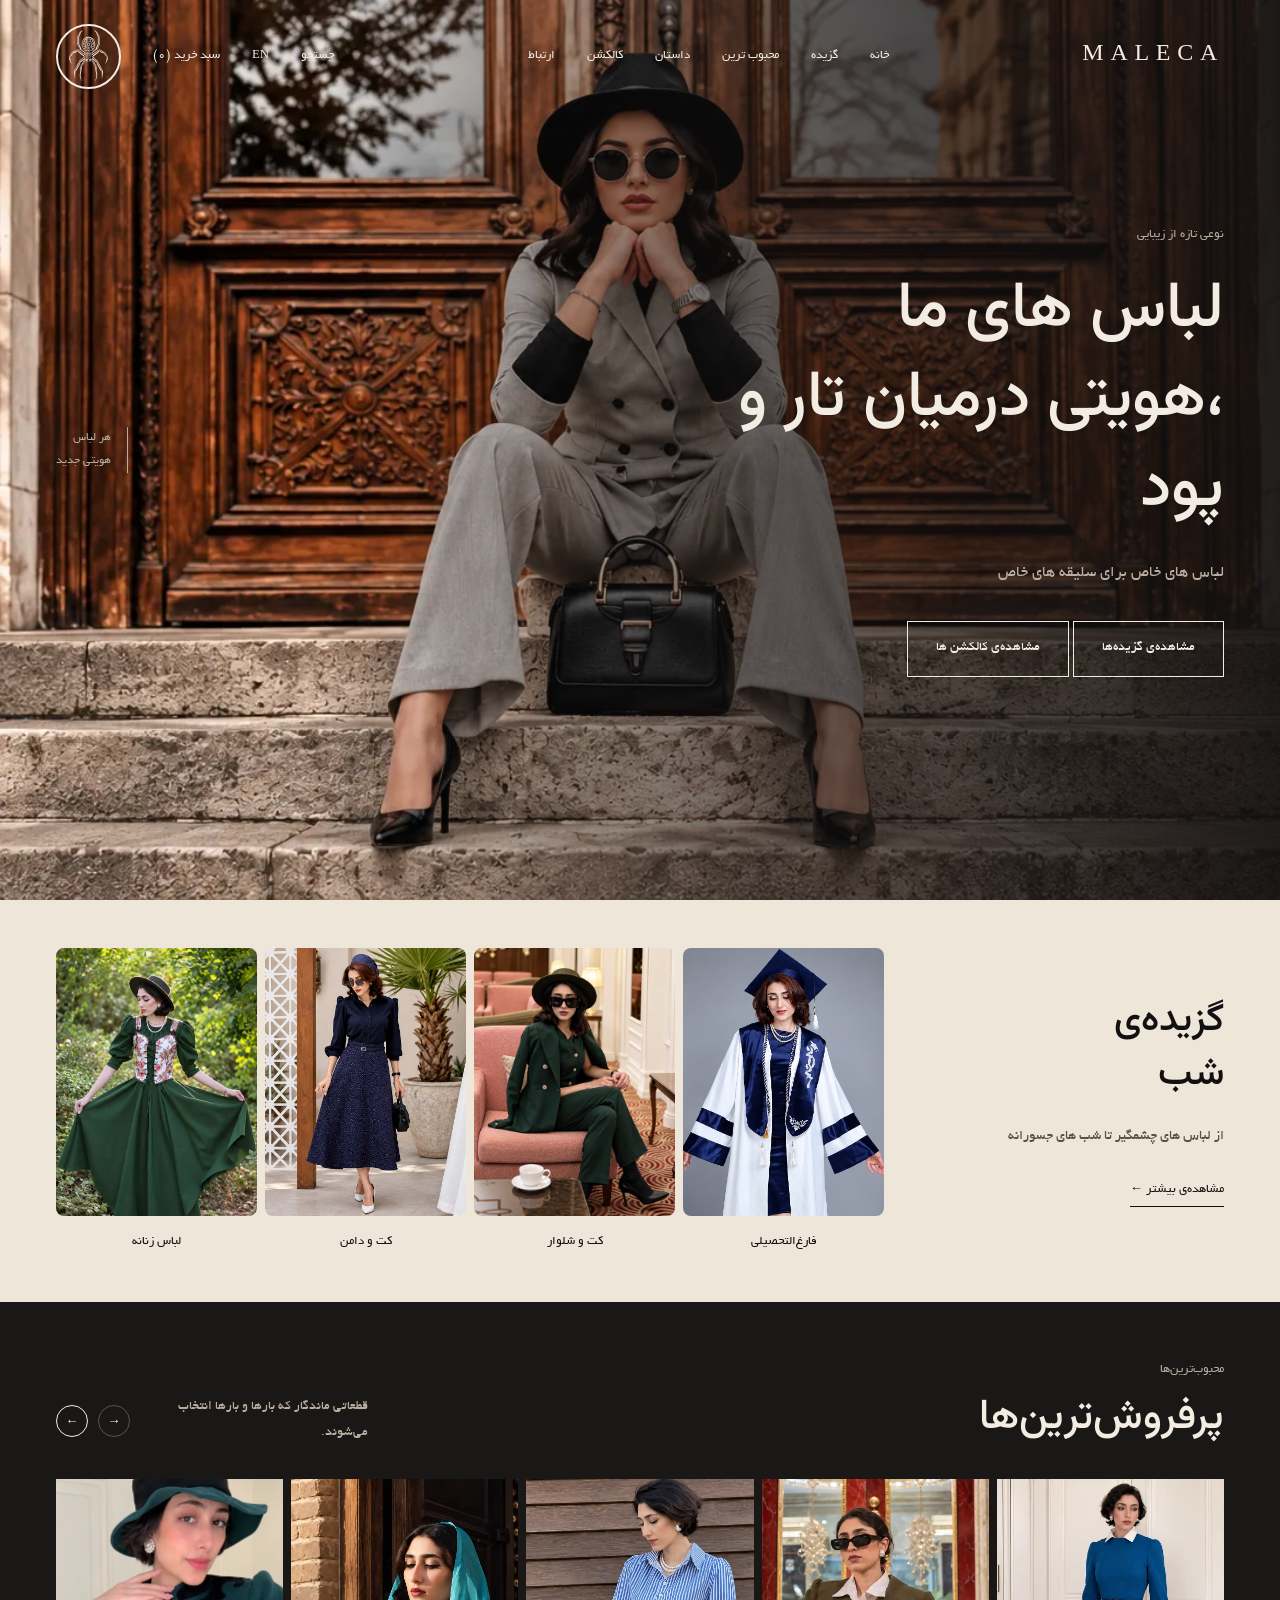
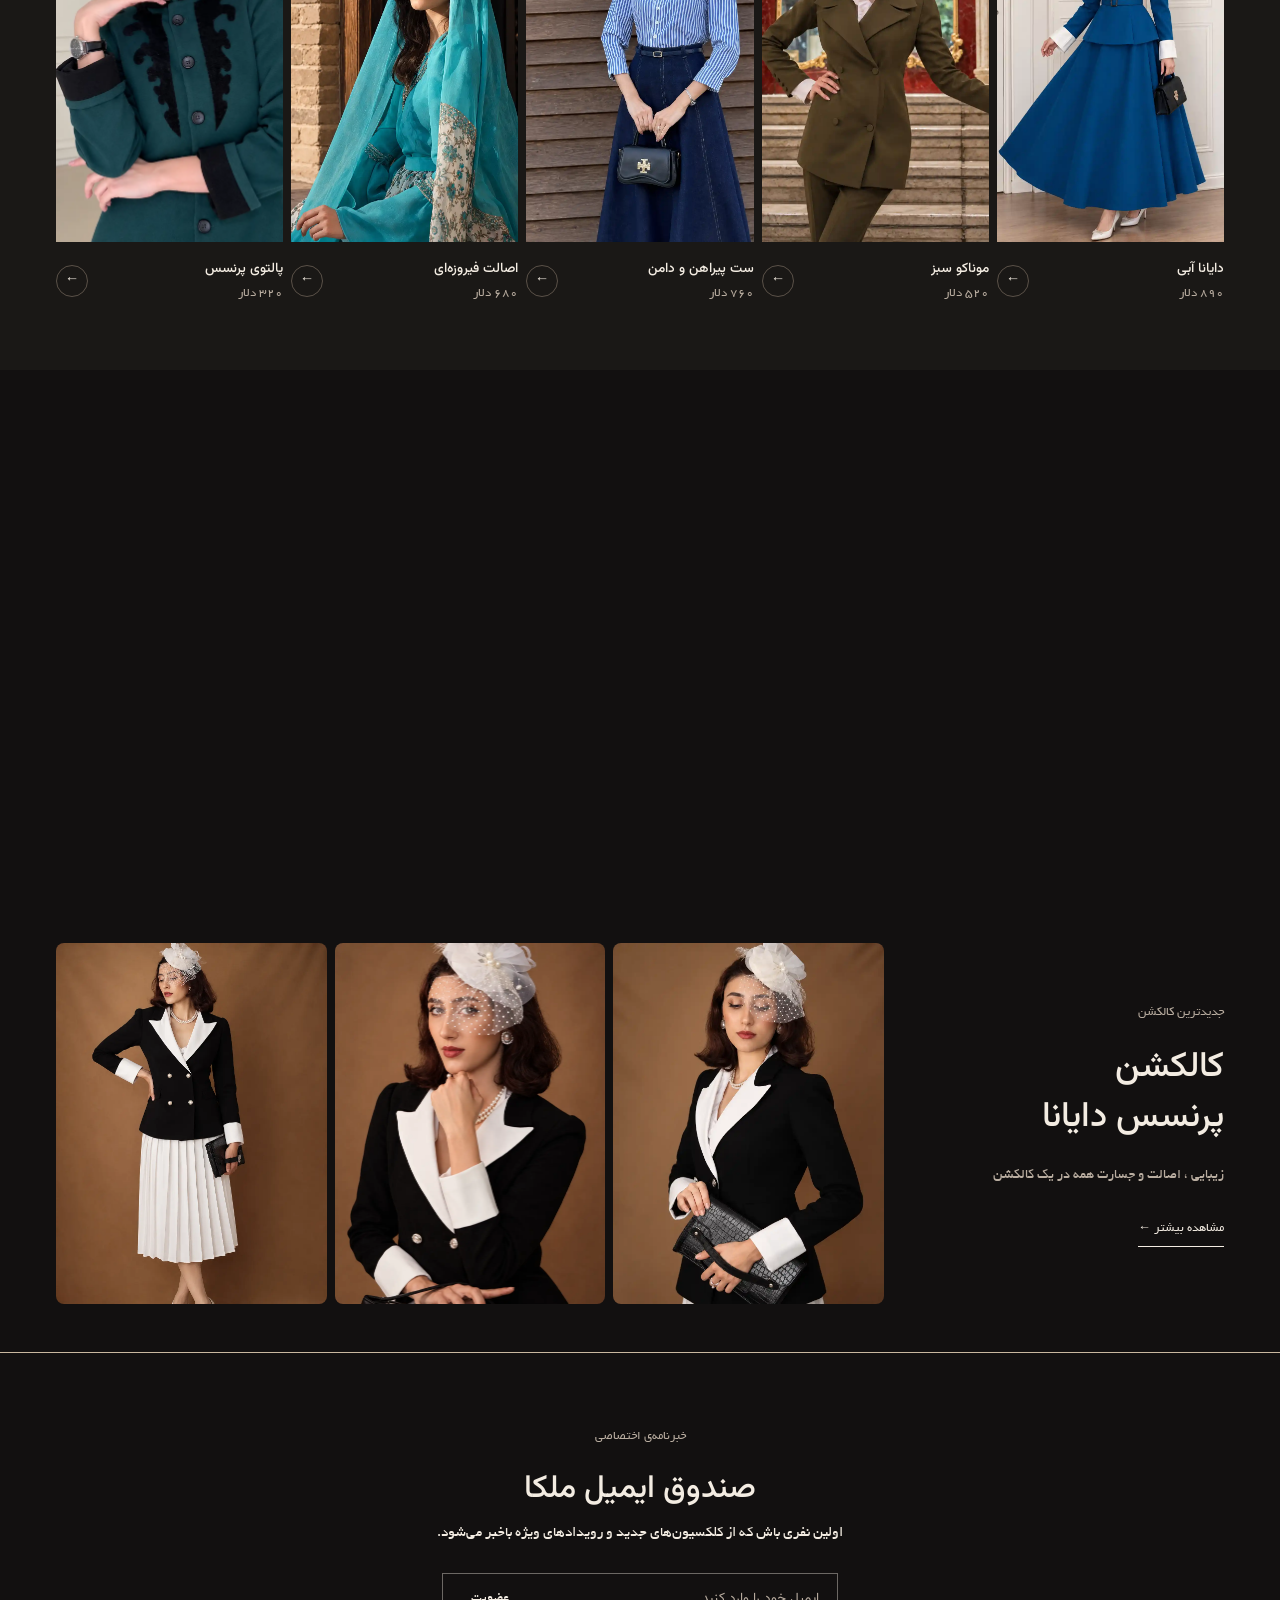
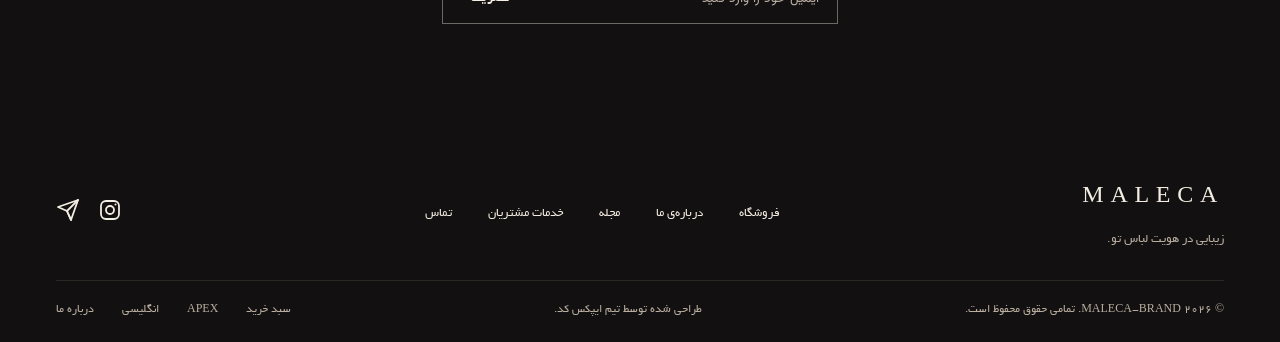
<file: index.html>
<!DOCTYPE html>
<html lang="fa" dir="rtl">
<head>
  <meta charset="UTF-8">
  <meta name="viewport" content="width=device-width, initial-scale=1">
  <title> MALECA | FASHION-STYLE</title>
  <link rel="preconnect" href="https://fonts.googleapis.com">
  <link rel="preconnect" href="https://fonts.gstatic.com" crossorigin>
  <link href="https://fonts.googleapis.com/css2?family=Cormorant+Garamond:wght@400;500&family=Vazirmatn:wght@300;400;500;600&display=swap" rel="stylesheet">
  <link rel="stylesheet" href="./css/style.css">
  <link rel="stylesheet" href="./css/style-fa.css">

</head>
<body>

  <!-- HEADER -->
  <header class="header">
    <a href="#" class="logo">MALECA</a>
    <nav class="nav">
      <a href="#hero">خانه</a>
      <a href="#edit">گزیده </a>
      <a href="#best">محبوب ترین</a>
      <a href="#philosophy">داستان</a>
      <a href="#campaign">کالکشن</a>
      <a href="#footer">ارتباط</a>
    </nav>
    <div class="header-actions">
      <a href="#" id="search-open">جستجو</a>
      <a href="./index-en.html">EN</a>
      <a href="#" id="bag-link">سبد خرید (۰)</a>
      <svg class="header-actions-svg"  xmlns="http://www.w3.org/2000/svg" viewBox="0 0 1302 1208" width="65" height="65" xmlns:c2pa="http://c2pa.org/manifest"><metadata><c2pa:manifest>[base64]/[base64]/[base64]/noAPimSeO/[base64]/[base64]/3cyjxFA3Qo5S46fX0/ihY0VZ7mfb9KF703t5OjWDBWMA4GA1UdDwEB/wQEAwIHgDAVBgNVHSUEDjAMBgorBgEEAYPoXgIBMAwGA1UdEwEB/wQCMAAwHwYDVR0jBBgwFoAUzlHiBIFOZFsj+OPEz5o+nMHXXMIwCgYIKoZIzj0EAwMDZwAwZAIwMXMdFJ4BetLLVY7ORuE9noqbbAZOZn/aArXyTwFAZfKrPzxF2vPoJNf1+UCdg1XGAjBwX1zd9WGqYkqmL5SFqw1QySjr1zJfpJM9+1rdDwSPLMOPOjKuiXjoU/[base64]/tIZWU1Ze7uMlK/NDtYs8bK44kMp/EZnYfs0aYYtAyvdJZHXULIGhJAHk=</c2pa:manifest></metadata>
        <title>Spider Symbol</title>
        <!-- دایره‌ی دور لوگو (اختیاری): از حالت کامنت دربیاور
        <circle cx="650.0" cy="596.4" r="568.7" fill="none" stroke="#000" stroke-width="3"/>
        -->
         <path fill="#f3ece2" fill-rule="evenodd" d="M482.7,812.3 481.7,814.3 474.0,921.3 466.0,990.7 462.7,1011.0 474.3,1057.0 485.3,1090.0 492.3,1107.0 499.3,1121.3 510.0,1138.7 512.7,1142.0 514.0,1142.3 503.0,1114.7 496.0,1092.3 491.7,1075.3 484.0,1036.0 480.7,1008.7 479.3,1008.0 473.3,1010.0 470.0,1009.3 478.0,1006.7 479.7,1004.3 483.7,979.3 494.7,927.0 514.3,824.0 513.7,822.3 507.7,821.7 503.7,820.0 502.0,821.0 482.0,944.0 479.3,955.3 478.7,953.0 485.0,906.7 495.0,822.0 494.7,817.3 489.7,812.0ZM811.0,811.7 807.7,815.7 806.0,819.0 806.0,826.3 823.0,955.7 822.3,956.3 817.7,934.3 799.0,821.0 798.0,820.3 793.3,822.0 787.0,822.3 786.7,825.7 816.7,975.3 821.3,1003.0 823.0,1006.3 832.0,1009.3 831.3,1010.0 828.0,1010.0 822.3,1008.0 821.0,1008.3 816.7,1041.0 809.7,1075.3 799.7,1110.3 787.7,1142.0 789.7,1141.0 801.3,1122.3 815.3,1092.0 826.3,1059.3 838.7,1010.3 831.7,961.3 826.7,916.3 819.3,815.7 818.3,812.3ZM450.3,710.7 449.0,711.3 441.0,726.7 421.0,761.0 374.7,851.3 346.7,903.3 338.7,915.7 342.0,930.7 347.7,985.0 356.0,1045.7 362.0,1074.7 364.0,1080.7 365.3,1081.7 365.3,1031.7 369.0,925.3 359.0,917.0 354.0,914.0 349.3,913.0 348.7,911.7 354.7,906.0 365.3,889.0 426.7,774.0 454.7,725.0 456.3,720.7ZM851.3,710.3 845.3,719.7 845.0,721.7 885.0,793.3 937.3,891.3 948.0,908.3 953.0,912.0 947.0,914.0 932.7,925.0 936.3,1032.0 936.0,1081.0 938.0,1079.7 939.7,1074.0 946.0,1042.3 954.0,984.0 960.0,927.7 962.3,915.3 949.0,893.0 888.7,777.3ZM576.3,658.3 570.0,659.3 563.7,663.3 536.3,715.0 484.7,806.7 488.7,809.3 501.7,813.7 513.0,814.3 511.7,811.0 509.0,808.0 499.0,804.3 497.7,803.0 509.3,786.0 529.0,751.0 575.3,662.3ZM725.3,657.7 724.7,658.3 730.3,672.0 758.7,726.0 783.0,770.3 803.3,803.0 802.0,804.7 796.0,806.3 791.7,808.7 788.0,814.0 798.7,813.7 811.3,810.7 816.7,806.7 773.3,730.7 738.7,665.7 735.0,661.3 728.7,658.3ZM656.0,669.3 655.7,670.3 664.3,679.3 670.3,683.0 674.0,691.0 676.0,698.7 676.3,711.3 673.0,722.3 680.3,717.7 686.3,712.0 694.0,700.0 696.7,693.0 698.0,686.3 698.0,678.3 696.3,670.7 699.0,667.0 700.0,663.7 701.0,663.3 702.0,664.3 755.3,761.0 784.3,812.0 785.3,812.3 788.3,804.3 787.7,800.0 744.7,721.7 719.0,672.7 703.0,645.3 701.0,644.0 691.0,656.7 683.0,663.3 669.0,668.0ZM645.7,669.3 635.3,668.3 621.3,664.3 611.7,658.3 605.0,651.3 600.3,644.3 599.3,644.0 596.7,646.7 585.0,666.3 560.7,714.0 513.3,800.7 513.3,803.7 516.0,812.3 544.0,764.7 598.7,664.3 600.0,663.0 600.7,663.3 601.0,665.3 604.7,670.7 603.0,677.7 603.0,685.3 604.0,691.0 608.0,702.0 614.0,711.3 619.7,717.0 627.3,722.3 625.3,713.7 625.0,705.3 626.7,695.0 630.7,683.0 636.7,679.3 645.7,670.3ZM248.7,623.7 239.3,631.0 234.0,633.3 233.7,634.3 250.3,688.0 262.0,717.0 276.3,746.0 286.3,763.0 291.0,769.3 282.0,738.3 273.7,705.7 265.0,665.3 259.3,633.3 250.0,623.7ZM1052.7,623.0 1043.3,631.0 1042.0,633.3 1026.7,709.0 1018.7,740.7 1010.0,769.7 1011.7,768.3 1024.3,747.3 1041.7,711.0 1053.3,680.0 1067.7,634.7 1067.3,633.0 1060.3,629.7ZM597.3,612.7 597.3,615.3 601.0,617.0 604.7,623.0 610.7,628.3 620.7,631.7 631.7,630.3 637.3,631.7 640.0,634.0 642.0,638.0 641.3,642.3 637.7,645.7 635.0,645.3 632.7,643.0 631.0,643.7 631.0,647.3 632.7,649.7 636.0,651.0 640.0,650.7 643.7,648.7 646.0,646.0 648.0,641.7 648.0,636.3 646.3,632.3 642.7,628.3 639.3,626.3 634.7,625.0 628.0,625.0 623.3,626.0 617.3,625.3 613.3,623.3 610.0,619.7 608.7,614.7 610.0,611.7 613.7,608.7 618.7,608.7 622.3,612.3 628.0,611.3 626.3,607.3 623.3,604.3 619.3,602.7 612.3,603.0 607.3,605.7 602.0,611.3 599.3,611.0ZM704.3,613.3 700.3,612.0 694.7,605.7 690.3,603.3 687.0,602.3 682.7,602.3 677.7,604.3 674.0,608.0 672.7,611.0 673.0,612.0 678.3,611.3 683.0,608.0 687.3,608.3 692.0,613.0 692.3,616.7 691.0,620.0 687.0,624.0 681.7,626.0 666.7,625.0 659.0,628.0 655.0,631.7 653.0,635.0 652.3,642.0 654.0,646.3 659.0,650.7 661.7,651.3 666.0,650.7 669.3,647.0 669.3,643.7 668.7,643.3 667.0,645.0 663.7,646.0 661.3,645.3 658.7,642.0 658.7,637.7 662.3,632.7 666.7,630.7 680.0,631.7 690.0,628.7 696.0,623.7 699.7,617.7 703.3,616.3ZM725.7,598.7 724.3,600.3 724.3,605.3 725.0,607.3 781.3,657.7 838.7,703.3 834.7,711.0 831.7,714.7 823.0,722.0 822.3,720.7 823.7,718.0 825.0,711.3 768.0,664.0 731.0,635.0 729.0,634.3 722.7,640.3 726.0,646.3 740.0,660.3 790.7,707.3 816.3,729.7 819.7,729.7 824.3,732.7 828.0,739.7 836.0,769.7 839.0,776.3 917.0,917.7 930.7,917.7 936.0,916.7 936.3,915.3 873.7,798.7 841.3,741.3 831.3,725.7 832.3,724.0 841.3,717.7 845.3,713.3 849.3,706.3 850.7,701.0 786.0,646.0 736.3,600.7 731.0,597.7ZM575.0,598.0 569.3,598.0 565.7,600.3 513.0,648.0 450.3,701.0 452.0,707.3 455.7,713.0 460.3,717.3 470.3,723.3 471.3,724.7 468.7,727.7 436.0,783.7 365.0,915.7 376.3,917.7 384.0,918.0 385.0,917.0 464.7,772.0 470.7,752.3 474.0,736.0 474.7,728.3 477.0,727.7 485.0,729.7 494.7,721.7 561.0,661.3 576.3,645.3 578.3,641.0 578.0,639.7 572.7,635.0 571.0,635.0 514.3,679.7 476.0,711.7 478.3,719.7 478.0,721.3 470.7,715.7 465.7,709.0 462.7,703.3 519.0,658.3 569.7,614.0 576.3,607.0 577.0,600.3ZM992.3,511.7 991.3,514.0 1011.0,544.3 1057.0,619.0 1060.0,622.3 1068.0,621.7 1068.0,620.0 1057.7,604.0 1023.3,545.7 999.0,508.0 998.0,508.0ZM680.7,493.0 676.0,493.0 671.7,495.0 667.3,499.7 662.3,501.3 661.7,503.7 663.7,504.7 656.3,509.3 652.3,505.3 650.0,505.0 646.7,508.7 640.3,506.0 638.3,506.0 633.7,507.7 631.0,510.7 627.7,509.7 625.7,511.0 625.7,514.0 625.0,514.7 621.3,515.0 618.0,517.7 614.3,524.3 609.0,525.3 604.7,528.7 606.3,535.3 602.0,536.7 599.3,539.3 603.0,545.3 599.0,549.3 598.0,552.3 601.0,558.3 608.0,564.3 606.0,570.3 606.0,576.0 608.7,579.3 614.0,582.7 614.0,590.0 615.0,591.0 618.0,591.3 624.0,590.0 625.7,592.3 626.7,596.3 630.0,599.0 642.7,598.7 650.0,595.0 656.3,598.7 659.0,599.3 666.3,599.0 670.3,599.7 674.7,596.0 675.7,590.3 676.7,589.3 680.3,589.7 684.0,591.3 686.7,591.3 688.0,590.3 688.3,582.3 693.3,579.0 696.0,574.7 693.7,564.3 699.7,558.7 703.3,552.0 703.3,549.7 700.7,546.3 699.7,542.3 698.7,541.3 702.0,536.0 700.0,534.7 696.3,535.7 694.7,535.0 696.7,530.3 696.3,527.7 691.0,524.7 685.0,519.3 678.7,519.3 677.7,518.3 677.7,516.3 675.7,511.7 671.7,508.7 664.7,505.3 666.7,504.7 670.3,505.7 675.3,499.3 677.7,498.7 679.0,499.7 679.3,501.7 677.0,505.3 677.3,506.3 680.0,507.0 682.0,506.0 684.7,502.3 685.0,498.0 684.0,495.7ZM629.7,581.0 635.3,572.3 641.0,567.7 644.7,569.7 645.0,574.7 648.7,583.3 649.7,583.7 653.7,576.0 654.3,570.0 658.7,568.3 668.3,577.3 671.3,581.3 672.0,584.0 671.0,589.0 667.7,593.7 664.0,592.3 657.0,592.7 652.3,589.7 649.7,585.7 648.7,586.0 647.0,589.3 644.0,591.7 640.0,593.0 637.3,593.0 635.0,591.7 631.7,592.7 630.3,591.3 629.7,588.3ZM614.3,542.7 616.7,542.7 622.7,545.3 633.3,552.3 629.0,556.7 624.3,559.7 620.3,561.0 619.7,562.3 625.0,564.0 629.0,564.0 633.3,562.7 635.3,563.3 623.7,581.3 620.3,585.0 619.3,584.3 618.7,578.7 617.7,576.7 613.0,574.3 612.0,573.0 612.7,568.0 616.3,562.0 611.7,560.0 607.7,556.3 605.0,552.3 608.3,546.0ZM686.3,542.3 694.0,545.7 695.3,547.0 695.3,554.3 693.0,557.7 685.7,562.3 689.0,568.0 690.0,573.0 684.3,576.3 683.3,579.0 683.3,584.0 682.0,585.0 674.7,579.7 668.7,568.7 664.7,563.3 667.0,562.3 674.0,564.3 682.3,561.7 681.0,560.0 668.0,552.3 676.3,546.3 683.3,542.7ZM648.3,540.0 653.7,540.0 659.3,543.0 663.0,548.0 664.0,551.0 664.0,554.3 662.0,559.3 658.7,562.7 653.7,565.0 647.7,565.0 644.0,563.3 639.7,559.3 637.7,555.0 637.7,550.7 640.3,545.0 644.7,541.3ZM691.0,533.7 691.3,535.7 690.7,536.3 687.7,536.7 681.3,539.7 675.7,540.3 667.7,543.3 665.3,541.3 669.7,533.0 671.0,528.3 672.7,526.3 676.7,524.0 680.3,523.7 683.0,525.0 689.7,531.3ZM610.7,532.0 614.3,529.3 619.7,528.0 622.0,522.3 623.7,520.7 626.7,520.0 629.3,521.3 632.0,524.7 637.0,542.0 635.3,542.3 633.3,539.0 630.3,536.3 629.7,537.7 632.7,541.0 632.3,542.3 629.7,542.3 615.7,538.3 611.0,535.3ZM637.7,512.3 640.0,512.3 645.7,515.0 649.0,518.3 650.7,522.0 645.7,536.0 644.7,536.0 638.0,529.3 633.7,522.3 633.7,518.3 634.7,515.3ZM664.3,512.0 668.3,515.0 670.3,517.7 671.3,520.3 671.3,523.7 669.3,527.7 665.3,531.7 659.0,536.0 656.3,536.0 655.3,534.0 654.7,525.3 653.0,520.7 658.0,515.0 662.7,512.0ZM872.3,487.3 870.3,488.0 828.7,518.0 743.3,581.3 746.0,588.0 746.0,596.3 750.3,603.3 751.7,603.0 775.0,585.7 876.0,505.7 877.7,503.0 872.7,490.3ZM429.0,487.3 427.0,495.0 424.0,502.0 424.3,504.7 516.3,578.0 551.0,604.0 551.7,603.7 556.0,594.7 556.3,588.0 558.7,582.3 557.3,580.0 430.0,487.0ZM624.0,474.7 624.3,475.7 632.0,476.7 638.3,479.7 642.7,483.0 650.3,491.7 657.7,484.0 663.7,479.7 670.0,476.7 677.7,475.3 675.7,469.7 673.0,465.7 667.3,463.0 663.3,463.0 658.0,465.3 653.0,470.0 650.7,474.0 646.7,468.3 641.0,464.0 637.7,463.0 632.7,463.3 628.3,466.3ZM585.0,465.7 585.7,471.7 587.7,475.0 590.3,477.3 598.3,480.3 604.0,480.3 608.3,479.3 615.0,475.7 618.7,472.0 621.3,467.3 623.0,460.7 623.7,443.7 625.0,440.0 628.3,435.7 632.0,433.7 636.0,433.7 638.7,434.7 641.3,437.0 642.7,439.7 642.7,443.3 642.0,445.0 638.3,447.3 638.0,448.3 641.7,451.7 644.0,452.0 646.0,450.7 648.7,447.3 650.3,443.3 654.0,450.3 658.0,452.7 663.7,448.3 663.7,447.3 661.0,446.7 658.7,444.3 658.0,440.3 659.0,437.7 661.3,435.3 664.7,433.7 670.0,433.7 675.0,437.0 678.0,442.3 680.3,464.7 683.3,471.3 688.3,476.7 691.7,478.7 699.0,480.7 707.0,479.7 712.7,476.7 715.3,473.7 717.0,470.0 716.7,464.0 710.0,461.0 707.0,461.7 706.7,463.0 708.3,466.0 708.3,468.3 704.0,472.0 699.0,472.0 693.7,469.0 691.0,466.0 688.7,461.3 687.3,454.3 686.7,443.0 683.7,435.0 678.0,429.0 670.0,426.0 665.3,426.0 659.3,428.0 654.0,432.7 650.3,439.0 646.7,431.7 642.0,428.0 635.0,426.0 627.3,427.3 623.3,429.7 618.0,436.3 615.7,443.7 615.0,456.3 614.0,460.7 612.0,465.0 608.0,469.3 603.0,472.0 598.3,472.0 595.7,470.7 593.3,467.7 593.3,466.0 595.7,462.3 593.7,460.7 587.3,463.0ZM748.0,415.7 741.7,416.0 730.3,430.3 728.0,432.0 719.7,434.7 715.0,438.7 713.3,441.3 712.7,445.0 713.3,448.0 715.3,451.0 716.7,451.7 721.7,451.3 726.0,452.7 729.3,455.3 734.0,461.7 738.7,458.0 740.3,454.3 738.3,449.7 735.0,446.7 728.3,443.0 737.7,437.7 746.0,425.7 748.7,428.0 751.0,435.0 752.0,435.0 755.3,432.0 756.7,428.0 755.7,422.3 751.0,417.0ZM555.0,415.7 550.7,418.0 547.3,421.7 545.3,426.3 545.3,430.3 548.0,434.0 550.7,435.3 553.0,428.3 555.7,426.0 557.3,427.7 559.7,433.3 563.3,437.7 575.3,443.3 566.7,447.7 562.3,452.3 562.0,455.7 563.0,457.7 568.3,462.3 572.0,457.0 575.7,453.7 586.3,450.7 588.7,447.7 589.0,443.0 587.0,438.7 583.0,435.0 570.7,430.0 566.3,425.3 561.0,416.7 559.0,415.7ZM573.3,409.7 573.7,410.7 582.3,417.3 590.3,420.3 596.0,420.7 602.0,418.7 608.0,418.7 603.7,410.0 599.7,406.3 594.0,404.0 585.7,404.0 580.7,406.0 576.0,409.3ZM726.7,409.3 724.7,409.0 720.7,406.0 716.0,404.0 711.0,403.3 706.7,404.0 702.0,406.0 697.0,410.3 692.3,419.0 700.7,418.0 707.7,420.3 712.0,420.3 720.3,416.7ZM744.3,292.7 743.7,297.3 747.3,301.7 751.3,303.0 761.3,303.7 764.3,304.7 772.0,310.3 770.3,302.0 768.3,297.7 766.0,294.3 761.0,290.0 756.0,288.0 751.0,288.0 747.3,289.7ZM557.0,292.3 553.7,289.3 549.0,287.7 545.0,288.0 540.3,290.0 535.0,294.7 533.0,297.7 528.7,311.0 529.3,311.3 533.7,307.0 537.7,304.7 543.7,303.0 551.7,303.0 554.7,301.7 558.0,297.3 558.0,294.3ZM526.3,333.3 526.7,341.0 527.7,341.3 532.0,334.3 538.7,328.0 546.3,324.7 554.3,323.3 555.3,324.0 554.7,329.3 560.0,333.7 559.0,334.0 552.3,332.0 547.7,332.0 540.7,334.0 535.7,337.3 532.0,341.0 528.7,346.3 526.7,352.3 526.7,365.0 530.3,376.0 537.7,386.7 545.3,393.7 553.7,398.3 559.7,400.3 567.0,401.3 571.3,401.0 579.0,399.3 583.7,397.3 590.0,392.7 593.3,388.3 594.7,388.3 599.7,392.3 605.0,394.3 615.3,394.3 616.3,395.3 618.3,401.7 623.0,407.0 638.7,416.7 641.0,416.3 645.3,412.7 650.7,416.7 656.7,413.0 660.3,417.0 661.7,417.0 666.7,413.0 673.7,410.3 680.0,406.3 684.0,401.3 686.7,394.7 693.0,395.0 696.3,394.3 702.0,392.0 708.0,387.7 715.0,395.0 721.0,398.3 726.3,400.0 736.0,401.0 742.0,400.3 748.3,398.3 760.0,391.0 767.7,382.7 774.0,369.7 776.0,360.0 775.3,350.3 773.7,345.0 771.3,341.3 767.0,337.0 762.7,334.0 756.7,332.0 751.7,331.7 746.0,333.3 745.0,332.7 747.7,329.3 747.3,324.7 748.0,324.0 758.0,325.7 764.0,328.7 770.0,334.7 774.7,342.7 775.7,339.0 775.7,334.0 774.3,328.7 772.3,324.7 767.3,320.0 761.3,317.0 752.7,315.0 741.7,315.0 738.0,317.7 738.0,328.7 739.3,332.0 742.3,334.7 738.3,337.7 734.3,344.0 733.7,351.0 734.7,354.0 738.0,359.0 741.3,362.0 741.0,350.3 743.3,345.7 745.7,343.3 749.0,341.7 752.0,341.0 757.0,342.0 760.3,344.0 764.0,347.7 767.0,354.3 767.3,361.0 765.3,368.7 762.0,375.3 758.7,379.7 751.3,386.3 743.3,390.7 734.7,392.7 729.7,392.0 723.7,389.7 718.0,384.7 716.3,381.0 718.7,375.0 717.7,368.7 728.0,362.7 724.0,355.3 724.7,342.3 720.7,334.3 717.3,331.0 712.3,328.0 714.3,321.3 714.7,313.7 709.7,296.3 708.0,294.0 699.7,292.0 694.7,286.3 691.0,277.7 691.0,270.0 693.0,264.3 695.3,260.7 700.0,256.0 706.7,252.3 711.7,251.0 717.3,251.0 723.0,252.3 729.3,256.0 733.0,259.7 736.7,265.7 738.0,270.7 737.3,278.0 733.3,283.7 730.0,286.0 726.7,287.0 722.7,285.0 721.3,280.3 720.3,279.3 717.3,282.7 716.0,287.3 717.7,293.0 720.3,295.7 727.0,297.3 735.0,294.7 738.0,292.7 742.3,288.0 746.7,279.0 747.3,269.0 743.7,258.3 737.3,250.3 727.0,244.0 716.3,241.7 709.3,242.0 701.7,244.3 695.3,248.0 689.3,253.7 687.0,256.7 683.0,265.7 682.0,270.7 682.3,278.3 681.3,279.3 676.3,279.7 669.7,278.0 663.3,278.0 655.0,281.3 651.0,284.7 646.7,281.3 641.7,279.0 637.0,278.3 626.7,279.7 621.0,279.0 620.3,278.3 620.3,270.3 619.3,265.7 615.3,256.7 608.0,248.7 599.0,243.7 589.7,241.7 580.3,242.7 572.0,246.0 563.3,252.7 559.7,257.3 556.0,264.7 554.7,270.0 555.0,277.7 556.7,283.0 560.3,289.3 565.0,293.7 571.0,296.7 577.3,297.0 580.0,296.3 583.7,293.7 585.3,289.7 584.7,284.0 581.3,279.7 580.0,279.7 580.0,282.3 577.3,285.7 573.7,286.3 568.3,283.0 565.3,277.0 565.0,270.0 566.3,265.3 569.7,259.7 575.3,254.7 580.0,252.3 585.7,251.0 592.0,251.3 597.7,253.3 603.7,257.3 608.0,262.0 610.7,267.3 611.7,272.7 610.7,280.7 605.3,290.7 603.7,292.0 599.7,292.3 596.3,293.7 590.3,301.3 590.0,305.7 587.0,315.7 587.3,322.0 589.7,328.0 581.7,335.3 577.7,343.3 577.3,349.7 578.3,356.0 577.0,359.3 573.7,363.7 582.0,366.7 585.7,369.0 583.7,373.3 583.7,376.3 586.3,381.3 583.0,386.7 577.3,390.7 570.7,392.7 566.3,392.7 558.7,390.7 552.3,387.3 548.3,384.3 540.7,375.7 537.7,370.3 535.3,363.3 535.0,356.3 537.7,349.3 541.3,345.0 548.0,341.7 552.3,341.7 555.0,342.7 559.7,346.7 560.7,348.7 560.7,352.7 559.7,355.0 560.7,362.0 566.3,355.7 568.7,350.3 568.3,344.0 566.0,339.3 560.0,334.3 560.3,333.3 563.3,332.0 565.0,327.3 565.3,321.3 563.7,317.0 560.3,315.0 554.3,314.3 540.0,317.3 535.0,320.0 530.3,324.3ZM711.0,373.0 711.0,374.0 702.3,382.7 696.0,386.7 691.0,388.0 681.3,387.7 679.0,395.7 674.3,401.3 669.7,404.0 663.7,406.0 660.3,409.0 659.3,408.3 656.7,403.3 654.7,396.3 654.7,384.3 656.0,372.3 657.3,370.7 662.3,369.3 664.7,372.0 678.7,382.7 673.7,365.3 672.3,363.0 675.7,358.0 676.7,357.7 681.3,360.0 703.0,366.0 707.0,368.3ZM591.0,373.7 596.0,368.3 599.3,366.3 612.3,363.0 627.7,357.0 628.3,360.3 631.0,363.0 627.0,370.7 623.3,382.3 640.0,369.3 644.7,370.3 650.0,387.7 650.3,395.0 649.3,398.0 646.7,402.3 640.3,409.0 637.0,406.0 630.3,402.7 626.3,399.3 622.7,393.3 621.3,387.3 612.7,388.0 605.3,386.3 599.7,382.7ZM649.3,326.0 657.0,326.7 665.0,330.7 670.3,336.7 672.7,343.7 672.0,351.0 668.7,357.3 663.0,362.3 659.0,364.3 654.3,365.3 646.0,364.7 638.7,361.0 633.7,355.3 631.3,348.0 631.7,340.7 635.7,333.3 640.7,329.0ZM602.0,299.0 606.3,299.7 611.3,302.7 621.0,315.3 632.3,328.3 628.7,332.0 612.7,330.7 604.3,331.0 605.7,332.7 615.0,337.7 625.3,344.7 626.0,346.0 612.0,357.7 605.0,360.7 596.3,361.7 585.0,358.3 584.0,357.0 585.3,353.0 585.3,344.7 587.7,339.7 593.3,334.0 600.3,330.7 595.7,323.3 595.0,314.7 599.3,303.0 599.7,300.0ZM698.3,299.0 701.7,298.7 703.0,299.7 703.3,304.7 706.0,310.0 707.3,315.0 706.0,325.0 702.3,330.3 707.0,332.3 711.0,335.3 715.0,340.0 716.7,344.3 716.7,353.3 718.0,357.7 710.3,360.3 703.0,360.7 695.3,358.7 687.3,354.0 678.3,346.3 678.3,345.3 682.7,341.7 697.0,332.7 698.3,331.0 674.3,331.3 671.0,328.3 680.7,316.7 687.7,305.7 691.7,301.7ZM618.3,285.7 619.3,285.0 624.3,287.0 638.3,285.7 645.0,288.7 650.7,294.3 656.0,288.7 661.7,285.7 678.3,287.3 683.7,285.3 684.7,288.7 684.0,299.3 682.0,305.3 678.0,311.3 670.7,318.0 661.3,323.0 659.3,320.3 658.7,313.7 657.0,314.3 656.0,313.3 653.7,308.3 651.3,299.3 650.3,298.3 645.0,314.7 644.0,315.7 642.3,312.3 642.7,320.7 639.0,322.7 628.3,316.0 624.7,312.3 620.7,306.0 618.0,297.7ZM712.0,230.0 708.0,226.7 704.3,225.3 699.7,225.3 695.7,227.0 692.7,229.7 688.3,235.7 676.3,239.3 672.0,241.7 669.3,244.3 668.0,246.7 667.0,251.7 668.0,256.7 671.3,260.3 673.7,261.3 678.3,261.3 682.0,259.0 683.0,256.7 677.3,251.3 677.3,250.0 678.7,248.7 689.3,245.3 700.3,234.3 702.0,235.3 703.0,238.0 704.7,239.7 709.0,239.0 714.3,239.7 715.0,239.0 714.7,235.7ZM590.7,229.7 588.0,235.3 588.0,237.7 589.0,239.0 595.0,240.0 599.7,235.3 601.0,235.3 613.3,245.3 617.7,247.3 624.0,248.3 625.3,250.3 624.0,251.7 620.3,252.7 618.3,255.0 619.0,257.7 621.7,260.3 625.7,261.3 628.7,260.7 633.3,256.0 634.3,249.7 633.7,246.3 631.3,242.3 626.7,239.3 615.3,235.7 607.0,226.7 603.0,225.3 598.7,225.3 593.3,227.3ZM681.7,223.7 677.3,218.3 673.3,216.3 666.0,216.0 660.3,218.3 656.0,222.7 653.0,229.0 653.0,234.7 654.0,238.0 665.0,232.7 677.3,225.3 681.7,225.3ZM619.3,223.7 619.3,225.0 624.3,225.0 633.7,231.3 644.0,236.0 647.0,238.3 647.7,238.0 648.3,234.3 647.7,227.3 645.7,223.0 640.7,218.0 634.0,215.7 629.0,216.0 623.7,218.7ZM620.7,187.0 605.7,191.3 593.7,196.3 580.7,203.3 567.7,212.3 557.3,221.3 546.3,233.0 538.0,244.0 530.3,256.0 523.3,269.7 517.7,283.7 513.3,297.3 509.3,316.3 507.3,336.3 507.3,348.0 508.3,361.3 511.3,379.0 516.3,397.0 524.3,416.7 533.0,432.3 545.7,450.3 554.7,461.0 576.0,481.3 596.0,495.7 604.0,500.7 607.0,501.7 584.7,483.3 574.3,473.0 556.3,452.3 547.3,439.7 537.7,423.0 527.0,398.7 522.0,382.7 519.0,368.0 517.3,352.0 517.3,336.0 519.3,318.0 522.3,304.0 526.3,291.0 532.0,276.7 540.0,262.7 548.7,250.7 562.7,236.0 578.3,224.0 592.3,216.3 602.7,212.0 620.0,207.0 630.3,205.0 644.3,203.7 659.3,203.7 677.7,206.0 692.3,209.7 703.3,213.7 716.3,220.0 729.0,228.0 742.7,239.7 753.7,251.7 763.0,265.3 771.0,280.7 775.7,292.7 779.3,305.3 782.7,322.0 784.3,338.0 783.3,363.3 779.7,383.7 773.7,403.0 767.3,417.0 755.0,438.7 739.0,460.0 726.0,474.0 710.0,489.3 694.0,501.7 694.7,502.0 717.0,487.7 729.0,478.0 739.7,468.0 752.3,454.3 761.0,443.0 768.0,432.7 777.3,416.0 783.3,402.0 787.3,390.0 791.3,373.0 793.3,358.3 794.0,348.3 793.3,326.7 789.3,303.3 785.3,289.0 780.3,275.3 773.3,260.7 767.3,250.3 750.0,227.7 741.3,219.0 730.0,209.7 717.3,201.3 705.7,195.3 695.7,191.3 680.7,187.0 658.7,184.0 637.3,184.3ZM764.7,45.7 777.0,56.0 810.3,88.3 817.3,94.0 821.0,110.0 838.0,153.7 854.0,188.7 858.7,191.3 854.0,196.3 850.3,202.0 851.0,267.7 849.7,324.3 850.0,327.3 857.0,332.7 855.3,334.0 849.3,335.7 812.0,422.3 808.0,432.3 807.3,436.3 791.7,448.7 757.3,478.0 734.7,498.7 732.3,501.7 771.0,477.7 815.3,447.3 822.3,449.7 831.7,450.3 832.0,451.0 712.0,519.7 716.0,524.7 720.0,534.3 721.0,539.7 721.0,548.0 718.0,558.0 712.0,570.0 707.0,578.0 701.0,585.0 715.0,578.7 727.7,571.3 770.0,543.3 849.0,487.7 867.3,473.7 873.7,467.3 873.3,479.7 875.0,487.3 878.3,492.7 879.7,485.3 879.7,478.7 880.7,477.7 886.0,494.3 886.7,499.3 914.3,513.7 934.0,521.7 958.7,530.3 971.7,533.7 972.3,529.0 974.0,527.7 975.0,529.3 975.7,535.3 1041.0,622.0 1042.3,622.7 1045.0,618.0 1045.0,616.7 1041.7,610.7 1008.0,558.7 981.3,520.3 980.0,519.7 975.3,525.0 974.3,524.3 974.3,522.0 976.3,516.0 955.0,509.3 887.7,485.7 886.7,483.7 888.3,462.7 889.3,462.3 894.0,467.0 902.0,472.7 917.3,481.7 940.7,493.7 963.0,503.7 977.3,508.0 995.0,507.7 996.0,506.7 971.7,497.0 884.3,451.7 883.3,452.0 882.0,464.0 880.3,468.0 879.0,453.3 878.0,453.0 775.7,525.0 732.7,557.3 731.7,556.7 734.3,545.7 733.7,535.7 730.7,527.3 731.7,526.0 806.7,472.7 826.0,459.7 841.7,450.3 851.7,427.0 879.7,369.3 895.0,329.3 890.7,298.0 882.3,205.3 885.7,190.0 887.7,184.7 891.7,177.7 891.7,176.3 883.7,167.0 873.7,151.0 847.7,104.0 839.7,86.3 812.0,65.3 794.0,53.0ZM882.7,331.3 883.3,333.0 845.0,422.3 837.0,442.7 836.7,445.3 835.3,446.0 828.0,443.7 827.7,442.3 832.3,432.0 848.7,385.3 861.7,343.7ZM879.7,183.0 880.3,184.3 877.0,191.3 872.7,204.3 872.7,215.0 881.0,296.3 884.0,316.0 887.0,324.3 881.0,328.0 869.3,330.3 868.7,329.3 866.0,203.3 872.7,190.7ZM807.3,68.7 829.3,84.0 834.7,89.0 841.0,106.0 858.3,140.3 872.0,163.3 882.3,177.0 882.0,178.0 876.7,181.0 871.3,185.7 869.7,185.7 858.7,162.3 832.7,102.3 829.3,92.7 832.7,88.7 829.3,88.0 808.7,71.0ZM537.3,45.3 508.7,52.0 486.7,67.0 461.0,86.3 446.0,117.3 431.0,144.3 418.0,166.0 409.0,176.7 415.0,189.0 418.0,203.0 418.0,209.0 411.0,289.0 407.7,318.3 405.7,329.0 421.0,368.7 451.0,430.3 459.3,450.0 477.0,460.7 496.7,474.0 568.0,524.7 571.0,525.7 575.0,524.0 574.0,525.7 570.3,528.3 567.3,537.3 567.3,545.7 569.7,557.0 568.0,556.7 549.0,541.7 441.7,466.3 421.3,451.0 419.0,451.0 403.0,460.0 379.7,471.0 328.0,498.0 303.3,507.7 275.3,549.7 233.3,620.0 233.3,621.7 242.0,622.0 244.3,619.0 276.7,565.7 309.0,515.3 309.7,512.7 306.3,508.3 306.7,507.7 324.0,508.0 330.3,506.7 343.0,502.0 361.0,493.7 391.0,478.0 406.0,468.0 413.3,460.7 414.3,461.3 415.0,470.0 417.3,483.3 416.3,485.0 359.3,505.0 325.0,515.7 324.7,517.3 326.3,522.7 325.3,524.7 321.0,520.3 320.0,520.7 290.3,562.3 260.3,609.3 256.7,616.7 257.0,619.0 259.3,622.0 260.7,622.0 286.0,587.3 325.0,536.7 326.3,529.0 327.3,527.7 328.7,529.0 329.7,534.0 334.0,533.0 374.7,519.0 391.0,512.0 415.3,499.0 416.3,496.3 419.7,495.7 422.7,493.0 426.7,486.0 428.0,480.7 427.3,468.3 428.0,466.7 432.3,472.0 444.3,481.7 533.0,544.7 574.0,572.3 595.7,583.7 598.3,584.3 587.7,566.3 584.0,558.0 581.3,549.0 581.0,539.3 582.3,532.3 586.3,523.7 589.7,519.7 574.3,510.3 553.0,499.0 498.0,467.0 469.3,451.3 486.7,447.3 521.3,471.7 559.7,496.3 571.0,502.3 533.3,468.3 494.3,436.3 492.7,430.0 481.7,402.7 454.7,341.0 451.0,335.3 445.0,332.7 451.7,326.7 452.3,325.0 450.0,259.3 451.3,202.0 443.0,191.0 447.7,189.0 462.7,156.3 480.7,110.7 483.7,100.0 483.3,94.3 499.0,80.7 524.7,55.7ZM418.3,331.7 428.3,337.7 437.3,341.7 439.0,343.7 472.0,440.3 473.7,442.3 473.3,443.7 466.7,446.0 464.7,445.0 453.7,415.7 428.7,359.0 417.7,332.3ZM421.3,183.0 423.7,184.7 428.7,191.7 434.7,203.3 433.0,303.3 432.0,329.7 431.3,330.3 424.0,329.0 414.7,324.3 417.7,313.0 420.7,292.0 427.7,223.7 428.0,204.0ZM495.0,67.7 495.3,68.3 473.7,87.0 469.3,89.0 472.0,91.3 472.0,92.7 466.0,109.7 442.0,164.0 431.7,184.7 429.7,185.0 419.3,178.0 418.7,176.7 426.7,167.0 438.7,147.3 457.7,111.3 462.7,100.7 467.0,88.7Z"/>
      </svg>
    </div>
  </header>
 <div class="search-bar" id="search-bar">
  <input type="search" id="search-input" placeholder="جستجوی محصولات..." aria-label="جستجوی محصولات">
  <button id="search-close" aria-label="بستن جستجو">&times;</button>
</div>
  <!-- HERO -->
  <section class="hero" id="hero">
    <div class="hero-content">
      <p class="eyebrow">نوعی تازه از  زیبایی</p>
      <h1>لباس های ما<br>،هویتی درمیان تار و پود</h1>
      <p class="hero-text">لباس های خاص برای سلیقه های خاص</p>
      <a href="./html/product-fa.html" class="btn btn-outline">مشاهده‌ی گزیده‌ها</a>
      <a href="./html/collection-fa.html" class="btn btn-outline">مشاهده‌ی کالکشن ها</a>
    </div>
    <div class="hero-side">
      <p>هر  لباس<br>هویتی جدید</p>
    </div>
  </section>

  <!-- THE EVENING EDIT -->
  <section class="edit" id="edit">
    <div class="edit-text">
      <h2>گزیده‌ی<br>شب</h2>
      <p>از لباس های چشمگیر تا شب های جسورانه</p>
      <a href="./html/product-fa.html" class="link">مشاهده‌ی  بیشتر</a>
    </div>
    <div class="edit-grid">
      <a href="./loadin.html" class="edit-card">
        <img src="./pic/graduation c/graduation.jpg" alt="لباس فارغ‌التحصیلی">
        <span>فارغ‌التحصیلی</span>
      </a>
      <a href="./loadin.html" class="edit-card">
        <img src="./pic/coat and sh/cot and green.jpg " alt="کت و شلوار">
        <span>کت و شلوار</span>
      </a>
      <a href="./loadin.html" class="edit-card">
        <img src="./pic/girl c/coat and skirt.jpg" alt="کت و دامن">
        <span>کت و دامن</span>
      </a>
      <a href="./loadin.html" class="edit-card">
        <img src="./pic/dress/maleca-ingreen dress.webp" alt="لباس زنانه">
        <span>لباس زنانه</span>
      </a>
    </div>
  </section>

  
     <!-- BESTSELLERS -->
  <section class="best" id="best">
    <div class="best-head">
      <div>
        <p class="eyebrow">محبوب‌ترین‌ها</p>
        <h2>پرفروش‌ترین‌ها</h2>
      </div>
      <div class="best-side">
        <p>قطعاتی ماندگار که بارها و بارها انتخاب می‌شوند.</p>
        <div class="arrows">
          <button class="arrow" aria-label="قبلی">&rarr;</button>
          <button class="arrow arrow-active" aria-label="بعدی">&larr;</button>
        </div>
      </div>
    </div>

    <div class="best-grid">
      <article class="product">
        <a class="product-link" href="./html/product-detail-fa.html?id=diana-blue">
          <img src="./pic/dress/blue-diana.webp" alt="دایانا آبی" loading="lazy">
        </a>
        <div class="product-info">
          <div><h3>دایانا آبی</h3><p>۸۹۰ دلار</p></div>
          <a class="product-btn" href="./html/product-detail-fa.html?id=diana-blue" aria-label="مشاهده دایانا آبی">&rarr;</a>
        </div>
      </article>

      <article class="product">
        <a class="product-link" href="./html/product-detail-fa.html?id=monaco-green">
          <img src="./pic/coat and sh/coat and glass.webp" alt="موناکو سبز" loading="lazy">
        </a>
        <div class="product-info">
          <div><h3>موناکو سبز</h3><p>۵۲۰ دلار</p></div>
          <a class="product-btn" href="./html/product-detail-fa.html?id=monaco-green" aria-label="مشاهده موناکو سبز">&rarr;</a>
        </div>
      </article>

      <article class="product">
        <a class="product-link" href="./html/product-detail-fa.html?id=thirt-wron">
          <img src="./pic/shirt and skirt/cout-skird-2.webp" alt="ست پیراهن و دامن" loading="lazy">
        </a>
        <div class="product-info">
          <div><h3>ست پیراهن و دامن</h3><p>۷۶۰ دلار</p></div>
          <a class="product-btn" href="./html/product-detail-fa.html?id=thirt-wron" aria-label="مشاهده ست پیراهن و دامن">&rarr;</a>
        </div>
      </article>

      <article class="product">
        <a class="product-link" href="./html/product-detail-fa.html?id=turquoise-authenticity">
          <img src="./pic/firoze c/blue-maleca.webp" alt="اصالت فیروزه‌ای" loading="lazy">
        </a>
        <div class="product-info">
          <div><h3>اصالت فیروزه‌ای</h3><p>۶۸۰ دلار</p></div>
          <a class="product-btn" href="./html/product-detail-fa.html?id=turquoise-authenticity" aria-label="مشاهده اصالت فیروزه‌ای">&rarr;</a>
        </div>
      </article>

      <article class="product">
        <a class="product-link" href="./html/product-detail-fa.html?id=talto-prencess">
          <img src="./pic/dress/blue-palto.webp" alt="پالتوی پرنسس" loading="lazy">
        </a>
        <div class="product-info">
          <div><h3>پالتوی پرنسس</h3><p>۳۲۰ دلار</p></div>
          <a class="product-btn" href="./html/product-detail-fa.html?id=talto-prencess" aria-label="مشاهده پالتوی پرنسس">&rarr;</a>
        </div>
      </article>
    </div>

    <p class="no-results hidden" id="no-results">نتیجه‌ای پیدا نشد</p>
  </section>

  <!-- PHILOSOPHY -->
  <section class="philosophy" id="philosophy">
    <img class="philosophy-img" src="./pic/red-phon-maleca.png" alt="ملکا پوشیده با لباسی اصیل از جنس رنگ">
    <div class="philosophy-box">
      <div class="philosophy-text">
        <p class="eyebrow dark">داستان من</p>
        <h2>زیبایی<br>سختتر زندگی می کند.</h2>
        <p>من ملکا ابراهیمی هستم ،از دوازده سالگی طراحی لباس رو شروع کردم و بعد از  اعتماد بنفس ، سختی و دوستان ناباب به اینجا رسیدم.</p>
        <a href="./html/story-fa.html" class="link dark">داستان من</a>
      </div>
      <div class="philosophy-arch">
        <img src="./pic/out-fit c/out-fit1.webp" alt="ملکا با تلفن سرخ">
      </div>
    </div>
  </section>

  <!-- CAMPAIGN -->
  <section class="campaign" id="campaign">
    <div class="campaign-text">
      <p class="eyebrow">جدیدترین کالکشن</p>
      <h2>کالکشن<br>پرنسس دایانا </h2>
      <p>زیبایی ، اصالت و جسارت همه در یک کالکشن</p>
      <a href="./html/collection-fa.html" class="link">مشاهده بیشتر</a>
    </div>
    <div class="campaign-grid">
      <img src="./pic/diana c/prencess diana.webp" alt="عکس  کالکشن پرنسس دایانا1">
      <img src="./pic/diana c/prencess diana2.webp" alt="عکس  کالکشن پرنسس دایانا2">
      <img src="./pic/diana c/prencess diana3.webp" alt="عکس  کالکشن پرنسس دایانا3">
    </div>
  </section>

  <!-- NEWSLETTER -->
  <section class="newsletter" id="newsletter">
    <div class="newsletter-inner">
      <p class="eyebrow">خبرنامه‌ی اختصاصی</p>
      <h2>صندوق ایمیل ملکا</h2>
      <p>اولین نفری باش که از کلکسیون‌های جدید و رویدادهای ویژه باخبر می‌شود.</p>
      <form class="newsletter-form" action="#">
        <input type="email" placeholder="ایمیل خود را وارد کنید" aria-label="ایمیل">
        <button type="submit" class="btn btn-dark">عضویت</button>
      </form>
    </div>
  </section>

  <!-- FOOTER -->
  <footer class="footer" id="footer">
    <div class="footer-top">
      <div>
        <a href="#" class="logo">MALECA</a>
        <p class="footer-tag">زیبایی در هویت لباس تو.</p>
      </div>
      <nav class="footer-nav">
        <a href="#">فروشگاه</a>
        <a href="#">درباره‌ی ما</a>
        <a href="#">مجله</a>
        <a href="#">خدمات مشتریان</a>
        <a href="#">تماس</a>
      </nav>
      <div class="socials">
        <a href="#">
          <svg xmlns="http://www.w3.org/2000/svg"
            viewBox="0 0 24 24"
            width="24"
            height="24"
            fill="none"
            stroke="#f3ece2"
            stroke-width="1.8"
            stroke-linecap="round"
            stroke-linejoin="round">

            <rect x="3" y="3" width="18" height="18" rx="5"/>
            <circle cx="12" cy="12" r="4"/>
            <circle cx="17.5" cy="6.5" r="1"
            fill="#f3ece2" stroke="none"/>
          </svg>
        </a>
        <a href="#">
          <svg xmlns="http://www.w3.org/2000/svg"
            viewBox="0 0 24 24"
            width="24"
            height="24"
            fill="none"
            stroke="#f3ece2"
            stroke-width="1.8"
            stroke-linecap="round"
            stroke-linejoin="round">
            <path d="M22 2 11 13"/>
            <path d="m22 2-7 20-4-9-9-4Z"/>
            <path d="m11 13 4 9"/>
          </svg>
        </a>
      </div>
    </div>
    <div class="footer-bottom">
      <p>© 2026 MALECA-BRAND. تمامی حقوق محفوظ است.</p>
      <p>طراحی شده توسط تیم ایپکس کد.</p>
      <nav>
        <a href="./html/cart-fa.html">سبد خرید</a>
        <a href="#">Apex</a>
        <a href="./index.html">انگلیسی</a>
        <a href="./html/story-fa.html">درباره ما</a>
      </nav>
    </div>
  </footer>
 <script src="./js/index-java.js" ></script>
 <script src="./js/product.js" defer></script>
 <script src="./js/cart.js" defer></script>
</body>
</html>
</file>
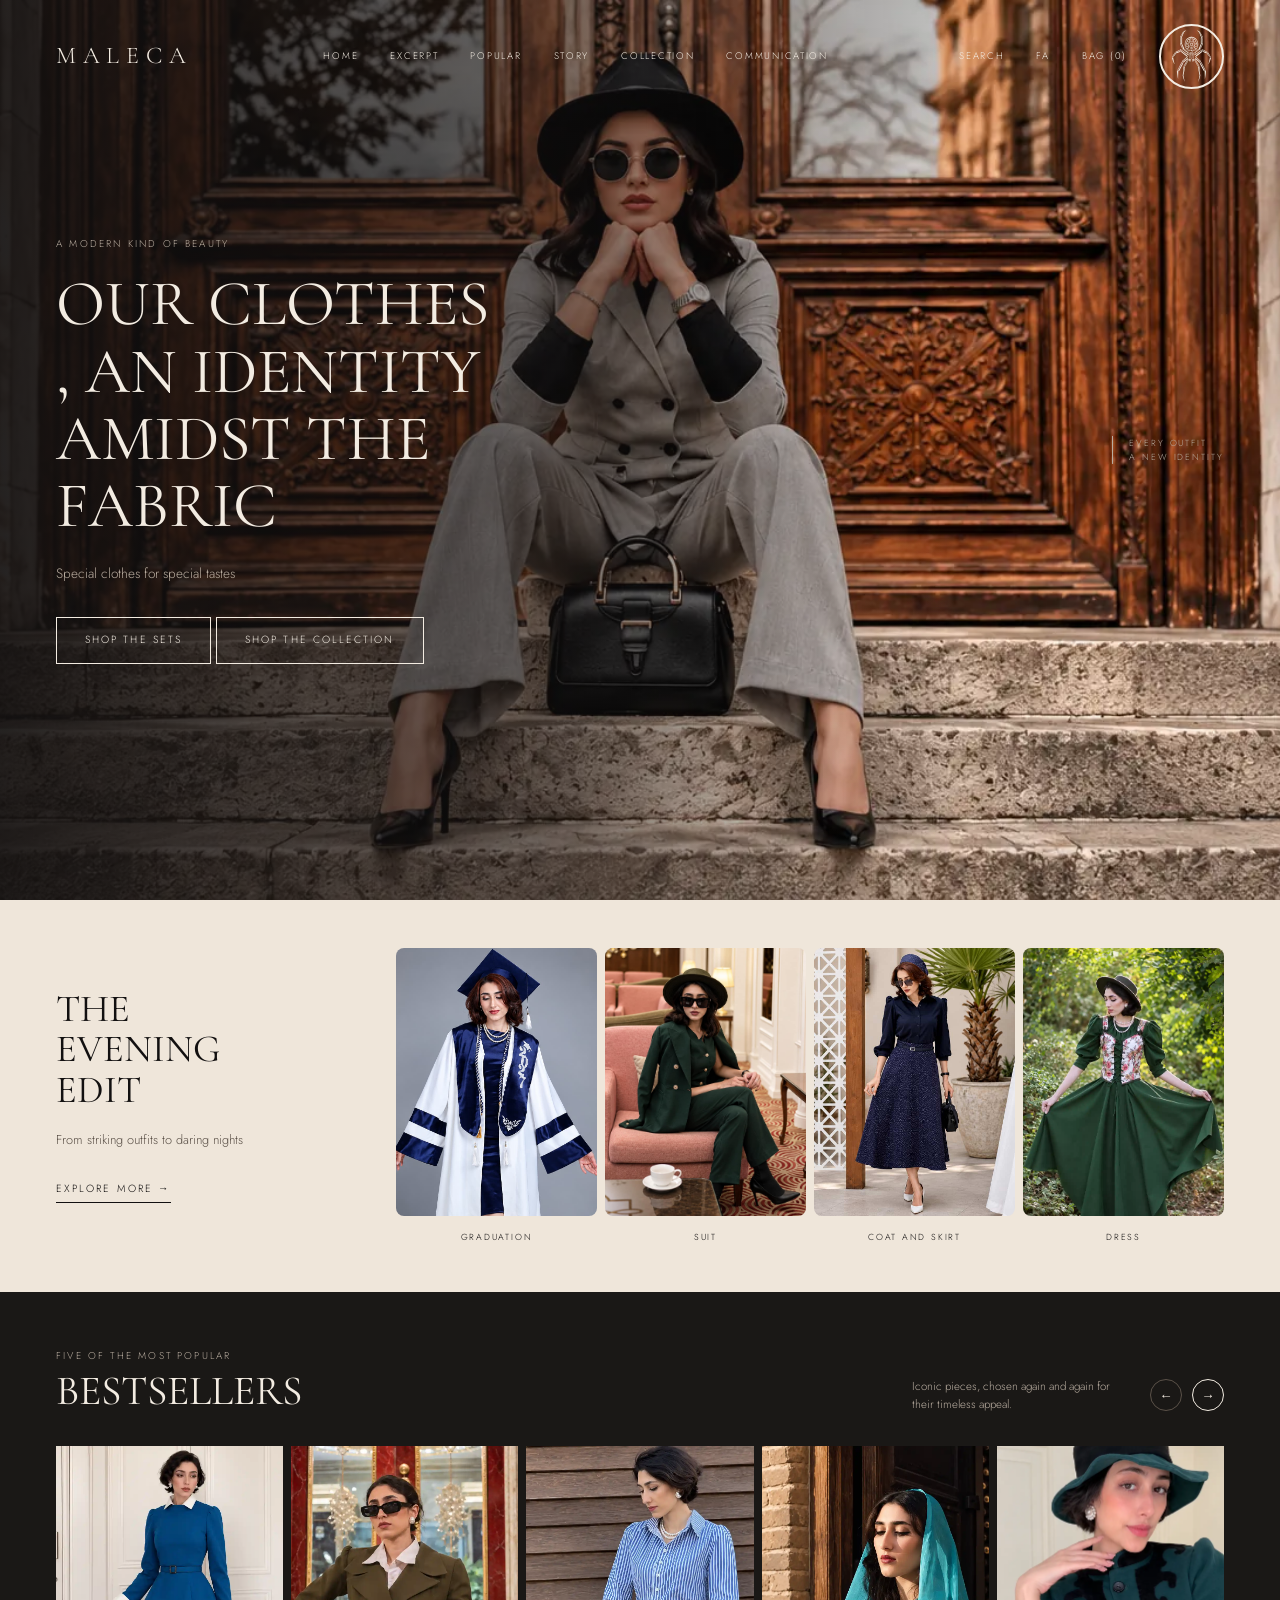
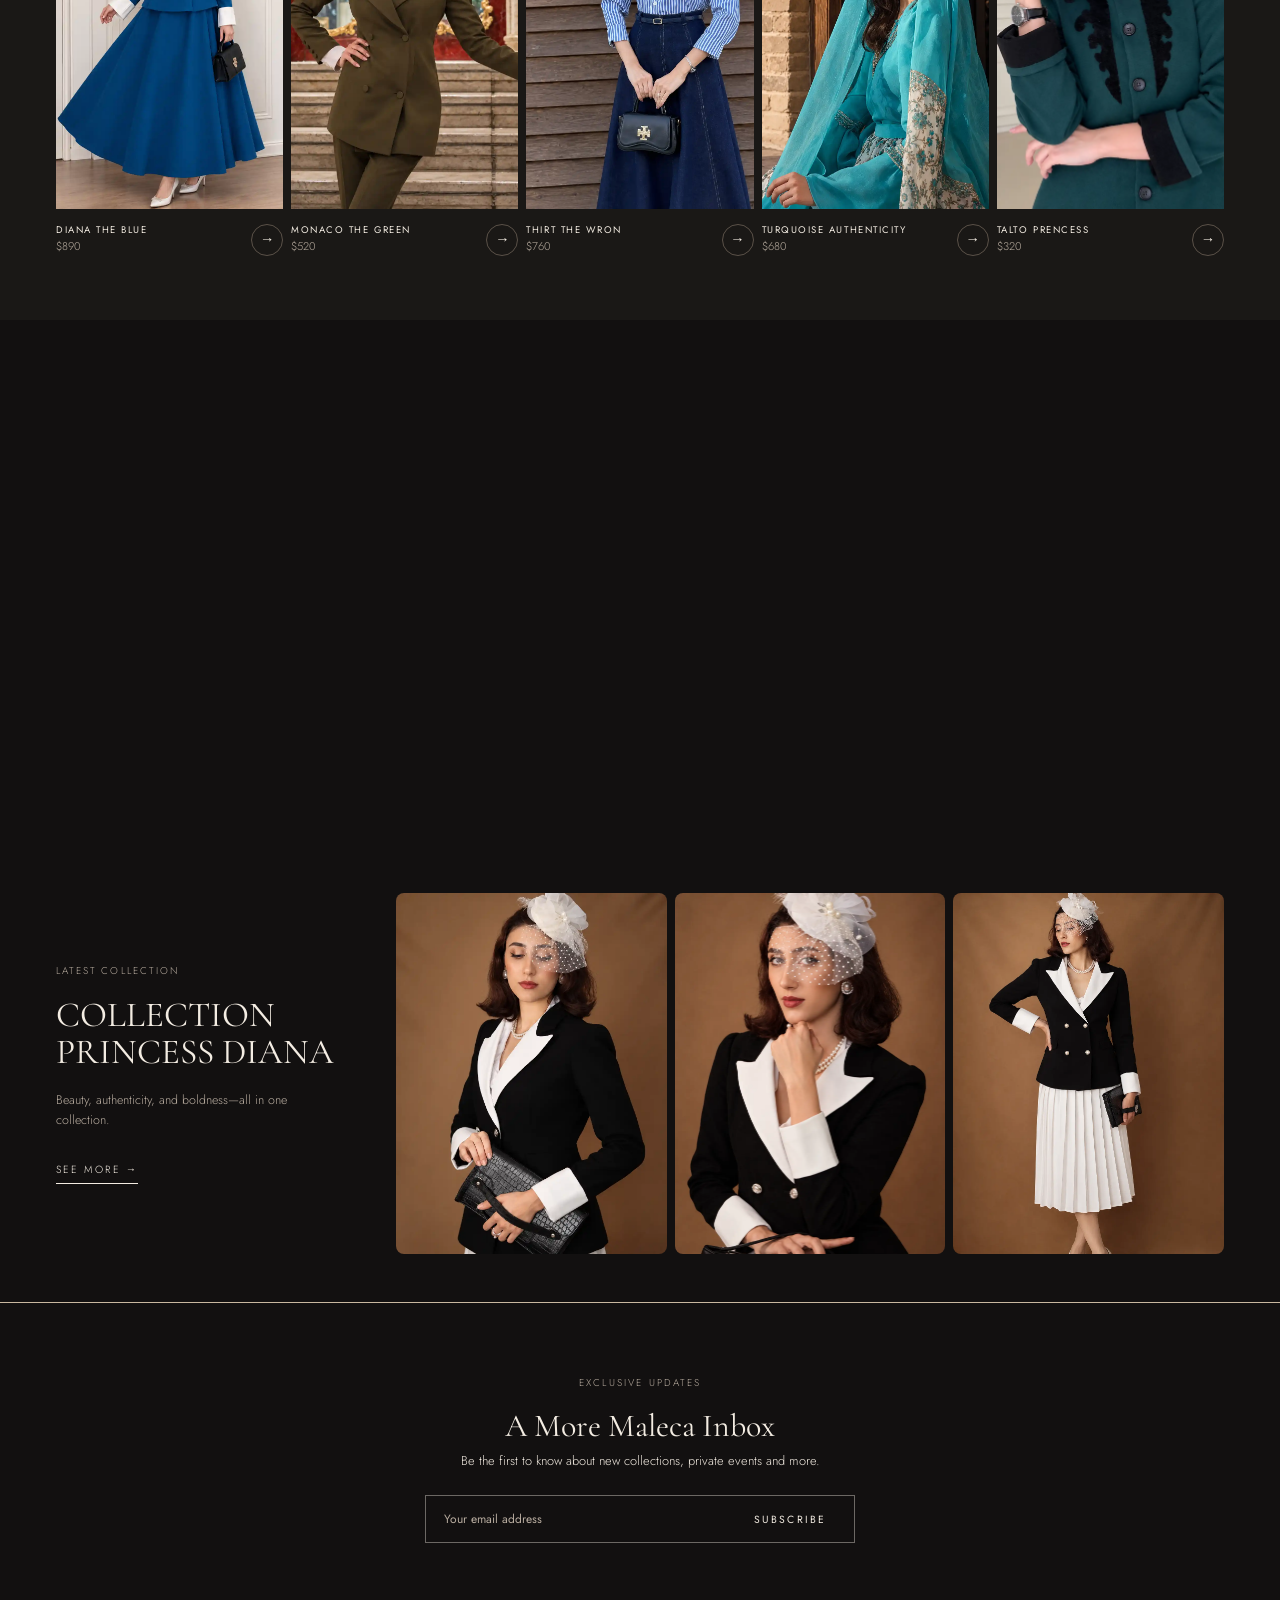
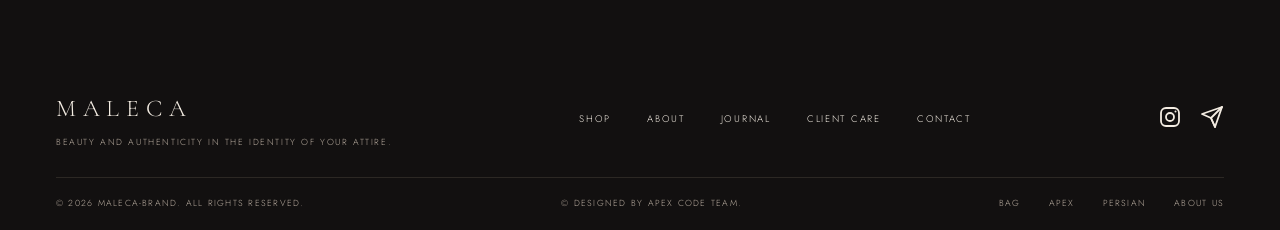
<file: index-en.html>
<!DOCTYPE html>
<html lang="en">
<head>
  <meta charset="UTF-8">
  <meta name="viewport" content="width=device-width, initial-scale=1">
  <title>MALECA | FASHION-STYLE</title>
  <link rel="preconnect" href="https://fonts.googleapis.com">
  <link rel="preconnect" href="https://fonts.gstatic.com" crossorigin>
  <link href="https://fonts.googleapis.com/css2?family=Cormorant+Garamond:wght@400;500&family=Jost:wght@300;400;500&display=swap" rel="stylesheet">
  <link rel="stylesheet" href="./css/style.css">
  <link rel="icon" href="./pic/logo.png">
</head>
<body>

  <!-- HEADER -->
  <header class="header">
    <a href="#" class="logo">MALECA</a>

    <!-- دکمه‌ی منوی موبایل (جدید) -->
    <button class="menu-toggle" id="menu-toggle" aria-label="Open menu" aria-expanded="false">&#9776;</button>

    <nav class="nav">
      <a href="#hero">Home</a>
      <a href="#edit">Excerpt</a>
      <a href="#best">Popular</a>
      <a href="#philosophy">Story</a>
      <a href="#campaign">Collection</a>
      <a href="#footer">communication</a>
    </nav>
    <div class="header-actions">
      <!-- id اضافه شد تا جاوا اسکریپت پیدایش کند -->
      <a href="#" id="search-open">Search</a>
      <a href="./index.html">fa</a>
      <a href="#" id="bag-link">Bag (0)</a>

      <!-- لوگوی SVG: تگ svg همان قبلی است، فقط بلوک metadata حذف شده -->
      <svg class="header-actions-svg" xmlns="http://www.w3.org/2000/svg" viewBox="0 0 1302 1208" width="65" height="65">
        <title>Spider Symbol</title>
        <!-- دایره‌ی دور لوگو (اختیاری): از حالت کامنت دربیاور
        <circle cx="650.0" cy="596.4" r="568.7" fill="none" stroke="#000" stroke-width="3"/>
        -->

        <path fill="#f3ece2" fill-rule="evenodd" d="M482.7,812.3 481.7,814.3 474.0,921.3 466.0,990.7 462.7,1011.0 474.3,1057.0 485.3,1090.0 492.3,1107.0 499.3,1121.3 510.0,1138.7 512.7,1142.0 514.0,1142.3 503.0,1114.7 496.0,1092.3 491.7,1075.3 484.0,1036.0 480.7,1008.7 479.3,1008.0 473.3,1010.0 470.0,1009.3 478.0,1006.7 479.7,1004.3 483.7,979.3 494.7,927.0 514.3,824.0 513.7,822.3 507.7,821.7 503.7,820.0 502.0,821.0 482.0,944.0 479.3,955.3 478.7,953.0 485.0,906.7 495.0,822.0 494.7,817.3 489.7,812.0ZM811.0,811.7 807.7,815.7 806.0,819.0 806.0,826.3 823.0,955.7 822.3,956.3 817.7,934.3 799.0,821.0 798.0,820.3 793.3,822.0 787.0,822.3 786.7,825.7 816.7,975.3 821.3,1003.0 823.0,1006.3 832.0,1009.3 831.3,1010.0 828.0,1010.0 822.3,1008.0 821.0,1008.3 816.7,1041.0 809.7,1075.3 799.7,1110.3 787.7,1142.0 789.7,1141.0 801.3,1122.3 815.3,1092.0 826.3,1059.3 838.7,1010.3 831.7,961.3 826.7,916.3 819.3,815.7 818.3,812.3ZM450.3,710.7 449.0,711.3 441.0,726.7 421.0,761.0 374.7,851.3 346.7,903.3 338.7,915.7 342.0,930.7 347.7,985.0 356.0,1045.7 362.0,1074.7 364.0,1080.7 365.3,1081.7 365.3,1031.7 369.0,925.3 359.0,917.0 354.0,914.0 349.3,913.0 348.7,911.7 354.7,906.0 365.3,889.0 426.7,774.0 454.7,725.0 456.3,720.7ZM851.3,710.3 845.3,719.7 845.0,721.7 885.0,793.3 937.3,891.3 948.0,908.3 953.0,912.0 947.0,914.0 932.7,925.0 936.3,1032.0 936.0,1081.0 938.0,1079.7 939.7,1074.0 946.0,1042.3 954.0,984.0 960.0,927.7 962.3,915.3 949.0,893.0 888.7,777.3ZM576.3,658.3 570.0,659.3 563.7,663.3 536.3,715.0 484.7,806.7 488.7,809.3 501.7,813.7 513.0,814.3 511.7,811.0 509.0,808.0 499.0,804.3 497.7,803.0 509.3,786.0 529.0,751.0 575.3,662.3ZM725.3,657.7 724.7,658.3 730.3,672.0 758.7,726.0 783.0,770.3 803.3,803.0 802.0,804.7 796.0,806.3 791.7,808.7 788.0,814.0 798.7,813.7 811.3,810.7 816.7,806.7 773.3,730.7 738.7,665.7 735.0,661.3 728.7,658.3ZM656.0,669.3 655.7,670.3 664.3,679.3 670.3,683.0 674.0,691.0 676.0,698.7 676.3,711.3 673.0,722.3 680.3,717.7 686.3,712.0 694.0,700.0 696.7,693.0 698.0,686.3 698.0,678.3 696.3,670.7 699.0,667.0 700.0,663.7 701.0,663.3 702.0,664.3 755.3,761.0 784.3,812.0 785.3,812.3 788.3,804.3 787.7,800.0 744.7,721.7 719.0,672.7 703.0,645.3 701.0,644.0 691.0,656.7 683.0,663.3 669.0,668.0ZM645.7,669.3 635.3,668.3 621.3,664.3 611.7,658.3 605.0,651.3 600.3,644.3 599.3,644.0 596.7,646.7 585.0,666.3 560.7,714.0 513.3,800.7 513.3,803.7 516.0,812.3 544.0,764.7 598.7,664.3 600.0,663.0 600.7,663.3 601.0,665.3 604.7,670.7 603.0,677.7 603.0,685.3 604.0,691.0 608.0,702.0 614.0,711.3 619.7,717.0 627.3,722.3 625.3,713.7 625.0,705.3 626.7,695.0 630.7,683.0 636.7,679.3 645.7,670.3ZM248.7,623.7 239.3,631.0 234.0,633.3 233.7,634.3 250.3,688.0 262.0,717.0 276.3,746.0 286.3,763.0 291.0,769.3 282.0,738.3 273.7,705.7 265.0,665.3 259.3,633.3 250.0,623.7ZM1052.7,623.0 1043.3,631.0 1042.0,633.3 1026.7,709.0 1018.7,740.7 1010.0,769.7 1011.7,768.3 1024.3,747.3 1041.7,711.0 1053.3,680.0 1067.7,634.7 1067.3,633.0 1060.3,629.7ZM597.3,612.7 597.3,615.3 601.0,617.0 604.7,623.0 610.7,628.3 620.7,631.7 631.7,630.3 637.3,631.7 640.0,634.0 642.0,638.0 641.3,642.3 637.7,645.7 635.0,645.3 632.7,643.0 631.0,643.7 631.0,647.3 632.7,649.7 636.0,651.0 640.0,650.7 643.7,648.7 646.0,646.0 648.0,641.7 648.0,636.3 646.3,632.3 642.7,628.3 639.3,626.3 634.7,625.0 628.0,625.0 623.3,626.0 617.3,625.3 613.3,623.3 610.0,619.7 608.7,614.7 610.0,611.7 613.7,608.7 618.7,608.7 622.3,612.3 628.0,611.3 626.3,607.3 623.3,604.3 619.3,602.7 612.3,603.0 607.3,605.7 602.0,611.3 599.3,611.0ZM704.3,613.3 700.3,612.0 694.7,605.7 690.3,603.3 687.0,602.3 682.7,602.3 677.7,604.3 674.0,608.0 672.7,611.0 673.0,612.0 678.3,611.3 683.0,608.0 687.3,608.3 692.0,613.0 692.3,616.7 691.0,620.0 687.0,624.0 681.7,626.0 666.7,625.0 659.0,628.0 655.0,631.7 653.0,635.0 652.3,642.0 654.0,646.3 659.0,650.7 661.7,651.3 666.0,650.7 669.3,647.0 669.3,643.7 668.7,643.3 667.0,645.0 663.7,646.0 661.3,645.3 658.7,642.0 658.7,637.7 662.3,632.7 666.7,630.7 680.0,631.7 690.0,628.7 696.0,623.7 699.7,617.7 703.3,616.3ZM725.7,598.7 724.3,600.3 724.3,605.3 725.0,607.3 781.3,657.7 838.7,703.3 834.7,711.0 831.7,714.7 823.0,722.0 822.3,720.7 823.7,718.0 825.0,711.3 768.0,664.0 731.0,635.0 729.0,634.3 722.7,640.3 726.0,646.3 740.0,660.3 790.7,707.3 816.3,729.7 819.7,729.7 824.3,732.7 828.0,739.7 836.0,769.7 839.0,776.3 917.0,917.7 930.7,917.7 936.0,916.7 936.3,915.3 873.7,798.7 841.3,741.3 831.3,725.7 832.3,724.0 841.3,717.7 845.3,713.3 849.3,706.3 850.7,701.0 786.0,646.0 736.3,600.7 731.0,597.7ZM575.0,598.0 569.3,598.0 565.7,600.3 513.0,648.0 450.3,701.0 452.0,707.3 455.7,713.0 460.3,717.3 470.3,723.3 471.3,724.7 468.7,727.7 436.0,783.7 365.0,915.7 376.3,917.7 384.0,918.0 385.0,917.0 464.7,772.0 470.7,752.3 474.0,736.0 474.7,728.3 477.0,727.7 485.0,729.7 494.7,721.7 561.0,661.3 576.3,645.3 578.3,641.0 578.0,639.7 572.7,635.0 571.0,635.0 514.3,679.7 476.0,711.7 478.3,719.7 478.0,721.3 470.7,715.7 465.7,709.0 462.7,703.3 519.0,658.3 569.7,614.0 576.3,607.0 577.0,600.3ZM992.3,511.7 991.3,514.0 1011.0,544.3 1057.0,619.0 1060.0,622.3 1068.0,621.7 1068.0,620.0 1057.7,604.0 1023.3,545.7 999.0,508.0 998.0,508.0ZM680.7,493.0 676.0,493.0 671.7,495.0 667.3,499.7 662.3,501.3 661.7,503.7 663.7,504.7 656.3,509.3 652.3,505.3 650.0,505.0 646.7,508.7 640.3,506.0 638.3,506.0 633.7,507.7 631.0,510.7 627.7,509.7 625.7,511.0 625.7,514.0 625.0,514.7 621.3,515.0 618.0,517.7 614.3,524.3 609.0,525.3 604.7,528.7 606.3,535.3 602.0,536.7 599.3,539.3 603.0,545.3 599.0,549.3 598.0,552.3 601.0,558.3 608.0,564.3 606.0,570.3 606.0,576.0 608.7,579.3 614.0,582.7 614.0,590.0 615.0,591.0 618.0,591.3 624.0,590.0 625.7,592.3 626.7,596.3 630.0,599.0 642.7,598.7 650.0,595.0 656.3,598.7 659.0,599.3 666.3,599.0 670.3,599.7 674.7,596.0 675.7,590.3 676.7,589.3 680.3,589.7 684.0,591.3 686.7,591.3 688.0,590.3 688.3,582.3 693.3,579.0 696.0,574.7 693.7,564.3 699.7,558.7 703.3,552.0 703.3,549.7 700.7,546.3 699.7,542.3 698.7,541.3 702.0,536.0 700.0,534.7 696.3,535.7 694.7,535.0 696.7,530.3 696.3,527.7 691.0,524.7 685.0,519.3 678.7,519.3 677.7,518.3 677.7,516.3 675.7,511.7 671.7,508.7 664.7,505.3 666.7,504.7 670.3,505.7 675.3,499.3 677.7,498.7 679.0,499.7 679.3,501.7 677.0,505.3 677.3,506.3 680.0,507.0 682.0,506.0 684.7,502.3 685.0,498.0 684.0,495.7ZM629.7,581.0 635.3,572.3 641.0,567.7 644.7,569.7 645.0,574.7 648.7,583.3 649.7,583.7 653.7,576.0 654.3,570.0 658.7,568.3 668.3,577.3 671.3,581.3 672.0,584.0 671.0,589.0 667.7,593.7 664.0,592.3 657.0,592.7 652.3,589.7 649.7,585.7 648.7,586.0 647.0,589.3 644.0,591.7 640.0,593.0 637.3,593.0 635.0,591.7 631.7,592.7 630.3,591.3 629.7,588.3ZM614.3,542.7 616.7,542.7 622.7,545.3 633.3,552.3 629.0,556.7 624.3,559.7 620.3,561.0 619.7,562.3 625.0,564.0 629.0,564.0 633.3,562.7 635.3,563.3 623.7,581.3 620.3,585.0 619.3,584.3 618.7,578.7 617.7,576.7 613.0,574.3 612.0,573.0 612.7,568.0 616.3,562.0 611.7,560.0 607.7,556.3 605.0,552.3 608.3,546.0ZM686.3,542.3 694.0,545.7 695.3,547.0 695.3,554.3 693.0,557.7 685.7,562.3 689.0,568.0 690.0,573.0 684.3,576.3 683.3,579.0 683.3,584.0 682.0,585.0 674.7,579.7 668.7,568.7 664.7,563.3 667.0,562.3 674.0,564.3 682.3,561.7 681.0,560.0 668.0,552.3 676.3,546.3 683.3,542.7ZM648.3,540.0 653.7,540.0 659.3,543.0 663.0,548.0 664.0,551.0 664.0,554.3 662.0,559.3 658.7,562.7 653.7,565.0 647.7,565.0 644.0,563.3 639.7,559.3 637.7,555.0 637.7,550.7 640.3,545.0 644.7,541.3ZM691.0,533.7 691.3,535.7 690.7,536.3 687.7,536.7 681.3,539.7 675.7,540.3 667.7,543.3 665.3,541.3 669.7,533.0 671.0,528.3 672.7,526.3 676.7,524.0 680.3,523.7 683.0,525.0 689.7,531.3ZM610.7,532.0 614.3,529.3 619.7,528.0 622.0,522.3 623.7,520.7 626.7,520.0 629.3,521.3 632.0,524.7 637.0,542.0 635.3,542.3 633.3,539.0 630.3,536.3 629.7,537.7 632.7,541.0 632.3,542.3 629.7,542.3 615.7,538.3 611.0,535.3ZM637.7,512.3 640.0,512.3 645.7,515.0 649.0,518.3 650.7,522.0 645.7,536.0 644.7,536.0 638.0,529.3 633.7,522.3 633.7,518.3 634.7,515.3ZM664.3,512.0 668.3,515.0 670.3,517.7 671.3,520.3 671.3,523.7 669.3,527.7 665.3,531.7 659.0,536.0 656.3,536.0 655.3,534.0 654.7,525.3 653.0,520.7 658.0,515.0 662.7,512.0ZM872.3,487.3 870.3,488.0 828.7,518.0 743.3,581.3 746.0,588.0 746.0,596.3 750.3,603.3 751.7,603.0 775.0,585.7 876.0,505.7 877.7,503.0 872.7,490.3ZM429.0,487.3 427.0,495.0 424.0,502.0 424.3,504.7 516.3,578.0 551.0,604.0 551.7,603.7 556.0,594.7 556.3,588.0 558.7,582.3 557.3,580.0 430.0,487.0ZM624.0,474.7 624.3,475.7 632.0,476.7 638.3,479.7 642.7,483.0 650.3,491.7 657.7,484.0 663.7,479.7 670.0,476.7 677.7,475.3 675.7,469.7 673.0,465.7 667.3,463.0 663.3,463.0 658.0,465.3 653.0,470.0 650.7,474.0 646.7,468.3 641.0,464.0 637.7,463.0 632.7,463.3 628.3,466.3ZM585.0,465.7 585.7,471.7 587.7,475.0 590.3,477.3 598.3,480.3 604.0,480.3 608.3,479.3 615.0,475.7 618.7,472.0 621.3,467.3 623.0,460.7 623.7,443.7 625.0,440.0 628.3,435.7 632.0,433.7 636.0,433.7 638.7,434.7 641.3,437.0 642.7,439.7 642.7,443.3 642.0,445.0 638.3,447.3 638.0,448.3 641.7,451.7 644.0,452.0 646.0,450.7 648.7,447.3 650.3,443.3 654.0,450.3 658.0,452.7 663.7,448.3 663.7,447.3 661.0,446.7 658.7,444.3 658.0,440.3 659.0,437.7 661.3,435.3 664.7,433.7 670.0,433.7 675.0,437.0 678.0,442.3 680.3,464.7 683.3,471.3 688.3,476.7 691.7,478.7 699.0,480.7 707.0,479.7 712.7,476.7 715.3,473.7 717.0,470.0 716.7,464.0 710.0,461.0 707.0,461.7 706.7,463.0 708.3,466.0 708.3,468.3 704.0,472.0 699.0,472.0 693.7,469.0 691.0,466.0 688.7,461.3 687.3,454.3 686.7,443.0 683.7,435.0 678.0,429.0 670.0,426.0 665.3,426.0 659.3,428.0 654.0,432.7 650.3,439.0 646.7,431.7 642.0,428.0 635.0,426.0 627.3,427.3 623.3,429.7 618.0,436.3 615.7,443.7 615.0,456.3 614.0,460.7 612.0,465.0 608.0,469.3 603.0,472.0 598.3,472.0 595.7,470.7 593.3,467.7 593.3,466.0 595.7,462.3 593.7,460.7 587.3,463.0ZM748.0,415.7 741.7,416.0 730.3,430.3 728.0,432.0 719.7,434.7 715.0,438.7 713.3,441.3 712.7,445.0 713.3,448.0 715.3,451.0 716.7,451.7 721.7,451.3 726.0,452.7 729.3,455.3 734.0,461.7 738.7,458.0 740.3,454.3 738.3,449.7 735.0,446.7 728.3,443.0 737.7,437.7 746.0,425.7 748.7,428.0 751.0,435.0 752.0,435.0 755.3,432.0 756.7,428.0 755.7,422.3 751.0,417.0ZM555.0,415.7 550.7,418.0 547.3,421.7 545.3,426.3 545.3,430.3 548.0,434.0 550.7,435.3 553.0,428.3 555.7,426.0 557.3,427.7 559.7,433.3 563.3,437.7 575.3,443.3 566.7,447.7 562.3,452.3 562.0,455.7 563.0,457.7 568.3,462.3 572.0,457.0 575.7,453.7 586.3,450.7 588.7,447.7 589.0,443.0 587.0,438.7 583.0,435.0 570.7,430.0 566.3,425.3 561.0,416.7 559.0,415.7ZM573.3,409.7 573.7,410.7 582.3,417.3 590.3,420.3 596.0,420.7 602.0,418.7 608.0,418.7 603.7,410.0 599.7,406.3 594.0,404.0 585.7,404.0 580.7,406.0 576.0,409.3ZM726.7,409.3 724.7,409.0 720.7,406.0 716.0,404.0 711.0,403.3 706.7,404.0 702.0,406.0 697.0,410.3 692.3,419.0 700.7,418.0 707.7,420.3 712.0,420.3 720.3,416.7ZM744.3,292.7 743.7,297.3 747.3,301.7 751.3,303.0 761.3,303.7 764.3,304.7 772.0,310.3 770.3,302.0 768.3,297.7 766.0,294.3 761.0,290.0 756.0,288.0 751.0,288.0 747.3,289.7ZM557.0,292.3 553.7,289.3 549.0,287.7 545.0,288.0 540.3,290.0 535.0,294.7 533.0,297.7 528.7,311.0 529.3,311.3 533.7,307.0 537.7,304.7 543.7,303.0 551.7,303.0 554.7,301.7 558.0,297.3 558.0,294.3ZM526.3,333.3 526.7,341.0 527.7,341.3 532.0,334.3 538.7,328.0 546.3,324.7 554.3,323.3 555.3,324.0 554.7,329.3 560.0,333.7 559.0,334.0 552.3,332.0 547.7,332.0 540.7,334.0 535.7,337.3 532.0,341.0 528.7,346.3 526.7,352.3 526.7,365.0 530.3,376.0 537.7,386.7 545.3,393.7 553.7,398.3 559.7,400.3 567.0,401.3 571.3,401.0 579.0,399.3 583.7,397.3 590.0,392.7 593.3,388.3 594.7,388.3 599.7,392.3 605.0,394.3 615.3,394.3 616.3,395.3 618.3,401.7 623.0,407.0 638.7,416.7 641.0,416.3 645.3,412.7 650.7,416.7 656.7,413.0 660.3,417.0 661.7,417.0 666.7,413.0 673.7,410.3 680.0,406.3 684.0,401.3 686.7,394.7 693.0,395.0 696.3,394.3 702.0,392.0 708.0,387.7 715.0,395.0 721.0,398.3 726.3,400.0 736.0,401.0 742.0,400.3 748.3,398.3 760.0,391.0 767.7,382.7 774.0,369.7 776.0,360.0 775.3,350.3 773.7,345.0 771.3,341.3 767.0,337.0 762.7,334.0 756.7,332.0 751.7,331.7 746.0,333.3 745.0,332.7 747.7,329.3 747.3,324.7 748.0,324.0 758.0,325.7 764.0,328.7 770.0,334.7 774.7,342.7 775.7,339.0 775.7,334.0 774.3,328.7 772.3,324.7 767.3,320.0 761.3,317.0 752.7,315.0 741.7,315.0 738.0,317.7 738.0,328.7 739.3,332.0 742.3,334.7 738.3,337.7 734.3,344.0 733.7,351.0 734.7,354.0 738.0,359.0 741.3,362.0 741.0,350.3 743.3,345.7 745.7,343.3 749.0,341.7 752.0,341.0 757.0,342.0 760.3,344.0 764.0,347.7 767.0,354.3 767.3,361.0 765.3,368.7 762.0,375.3 758.7,379.7 751.3,386.3 743.3,390.7 734.7,392.7 729.7,392.0 723.7,389.7 718.0,384.7 716.3,381.0 718.7,375.0 717.7,368.7 728.0,362.7 724.0,355.3 724.7,342.3 720.7,334.3 717.3,331.0 712.3,328.0 714.3,321.3 714.7,313.7 709.7,296.3 708.0,294.0 699.7,292.0 694.7,286.3 691.0,277.7 691.0,270.0 693.0,264.3 695.3,260.7 700.0,256.0 706.7,252.3 711.7,251.0 717.3,251.0 723.0,252.3 729.3,256.0 733.0,259.7 736.7,265.7 738.0,270.7 737.3,278.0 733.3,283.7 730.0,286.0 726.7,287.0 722.7,285.0 721.3,280.3 720.3,279.3 717.3,282.7 716.0,287.3 717.7,293.0 720.3,295.7 727.0,297.3 735.0,294.7 738.0,292.7 742.3,288.0 746.7,279.0 747.3,269.0 743.7,258.3 737.3,250.3 727.0,244.0 716.3,241.7 709.3,242.0 701.7,244.3 695.3,248.0 689.3,253.7 687.0,256.7 683.0,265.7 682.0,270.7 682.3,278.3 681.3,279.3 676.3,279.7 669.7,278.0 663.3,278.0 655.0,281.3 651.0,284.7 646.7,281.3 641.7,279.0 637.0,278.3 626.7,279.7 621.0,279.0 620.3,278.3 620.3,270.3 619.3,265.7 615.3,256.7 608.0,248.7 599.0,243.7 589.7,241.7 580.3,242.7 572.0,246.0 563.3,252.7 559.7,257.3 556.0,264.7 554.7,270.0 555.0,277.7 556.7,283.0 560.3,289.3 565.0,293.7 571.0,296.7 577.3,297.0 580.0,296.3 583.7,293.7 585.3,289.7 584.7,284.0 581.3,279.7 580.0,279.7 580.0,282.3 577.3,285.7 573.7,286.3 568.3,283.0 565.3,277.0 565.0,270.0 566.3,265.3 569.7,259.7 575.3,254.7 580.0,252.3 585.7,251.0 592.0,251.3 597.7,253.3 603.7,257.3 608.0,262.0 610.7,267.3 611.7,272.7 610.7,280.7 605.3,290.7 603.7,292.0 599.7,292.3 596.3,293.7 590.3,301.3 590.0,305.7 587.0,315.7 587.3,322.0 589.7,328.0 581.7,335.3 577.7,343.3 577.3,349.7 578.3,356.0 577.0,359.3 573.7,363.7 582.0,366.7 585.7,369.0 583.7,373.3 583.7,376.3 586.3,381.3 583.0,386.7 577.3,390.7 570.7,392.7 566.3,392.7 558.7,390.7 552.3,387.3 548.3,384.3 540.7,375.7 537.7,370.3 535.3,363.3 535.0,356.3 537.7,349.3 541.3,345.0 548.0,341.7 552.3,341.7 555.0,342.7 559.7,346.7 560.7,348.7 560.7,352.7 559.7,355.0 560.7,362.0 566.3,355.7 568.7,350.3 568.3,344.0 566.0,339.3 560.0,334.3 560.3,333.3 563.3,332.0 565.0,327.3 565.3,321.3 563.7,317.0 560.3,315.0 554.3,314.3 540.0,317.3 535.0,320.0 530.3,324.3ZM711.0,373.0 711.0,374.0 702.3,382.7 696.0,386.7 691.0,388.0 681.3,387.7 679.0,395.7 674.3,401.3 669.7,404.0 663.7,406.0 660.3,409.0 659.3,408.3 656.7,403.3 654.7,396.3 654.7,384.3 656.0,372.3 657.3,370.7 662.3,369.3 664.7,372.0 678.7,382.7 673.7,365.3 672.3,363.0 675.7,358.0 676.7,357.7 681.3,360.0 703.0,366.0 707.0,368.3ZM591.0,373.7 596.0,368.3 599.3,366.3 612.3,363.0 627.7,357.0 628.3,360.3 631.0,363.0 627.0,370.7 623.3,382.3 640.0,369.3 644.7,370.3 650.0,387.7 650.3,395.0 649.3,398.0 646.7,402.3 640.3,409.0 637.0,406.0 630.3,402.7 626.3,399.3 622.7,393.3 621.3,387.3 612.7,388.0 605.3,386.3 599.7,382.7ZM649.3,326.0 657.0,326.7 665.0,330.7 670.3,336.7 672.7,343.7 672.0,351.0 668.7,357.3 663.0,362.3 659.0,364.3 654.3,365.3 646.0,364.7 638.7,361.0 633.7,355.3 631.3,348.0 631.7,340.7 635.7,333.3 640.7,329.0ZM602.0,299.0 606.3,299.7 611.3,302.7 621.0,315.3 632.3,328.3 628.7,332.0 612.7,330.7 604.3,331.0 605.7,332.7 615.0,337.7 625.3,344.7 626.0,346.0 612.0,357.7 605.0,360.7 596.3,361.7 585.0,358.3 584.0,357.0 585.3,353.0 585.3,344.7 587.7,339.7 593.3,334.0 600.3,330.7 595.7,323.3 595.0,314.7 599.3,303.0 599.7,300.0ZM698.3,299.0 701.7,298.7 703.0,299.7 703.3,304.7 706.0,310.0 707.3,315.0 706.0,325.0 702.3,330.3 707.0,332.3 711.0,335.3 715.0,340.0 716.7,344.3 716.7,353.3 718.0,357.7 710.3,360.3 703.0,360.7 695.3,358.7 687.3,354.0 678.3,346.3 678.3,345.3 682.7,341.7 697.0,332.7 698.3,331.0 674.3,331.3 671.0,328.3 680.7,316.7 687.7,305.7 691.7,301.7ZM618.3,285.7 619.3,285.0 624.3,287.0 638.3,285.7 645.0,288.7 650.7,294.3 656.0,288.7 661.7,285.7 678.3,287.3 683.7,285.3 684.7,288.7 684.0,299.3 682.0,305.3 678.0,311.3 670.7,318.0 661.3,323.0 659.3,320.3 658.7,313.7 657.0,314.3 656.0,313.3 653.7,308.3 651.3,299.3 650.3,298.3 645.0,314.7 644.0,315.7 642.3,312.3 642.7,320.7 639.0,322.7 628.3,316.0 624.7,312.3 620.7,306.0 618.0,297.7ZM712.0,230.0 708.0,226.7 704.3,225.3 699.7,225.3 695.7,227.0 692.7,229.7 688.3,235.7 676.3,239.3 672.0,241.7 669.3,244.3 668.0,246.7 667.0,251.7 668.0,256.7 671.3,260.3 673.7,261.3 678.3,261.3 682.0,259.0 683.0,256.7 677.3,251.3 677.3,250.0 678.7,248.7 689.3,245.3 700.3,234.3 702.0,235.3 703.0,238.0 704.7,239.7 709.0,239.0 714.3,239.7 715.0,239.0 714.7,235.7ZM590.7,229.7 588.0,235.3 588.0,237.7 589.0,239.0 595.0,240.0 599.7,235.3 601.0,235.3 613.3,245.3 617.7,247.3 624.0,248.3 625.3,250.3 624.0,251.7 620.3,252.7 618.3,255.0 619.0,257.7 621.7,260.3 625.7,261.3 628.7,260.7 633.3,256.0 634.3,249.7 633.7,246.3 631.3,242.3 626.7,239.3 615.3,235.7 607.0,226.7 603.0,225.3 598.7,225.3 593.3,227.3ZM681.7,223.7 677.3,218.3 673.3,216.3 666.0,216.0 660.3,218.3 656.0,222.7 653.0,229.0 653.0,234.7 654.0,238.0 665.0,232.7 677.3,225.3 681.7,225.3ZM619.3,223.7 619.3,225.0 624.3,225.0 633.7,231.3 644.0,236.0 647.0,238.3 647.7,238.0 648.3,234.3 647.7,227.3 645.7,223.0 640.7,218.0 634.0,215.7 629.0,216.0 623.7,218.7ZM620.7,187.0 605.7,191.3 593.7,196.3 580.7,203.3 567.7,212.3 557.3,221.3 546.3,233.0 538.0,244.0 530.3,256.0 523.3,269.7 517.7,283.7 513.3,297.3 509.3,316.3 507.3,336.3 507.3,348.0 508.3,361.3 511.3,379.0 516.3,397.0 524.3,416.7 533.0,432.3 545.7,450.3 554.7,461.0 576.0,481.3 596.0,495.7 604.0,500.7 607.0,501.7 584.7,483.3 574.3,473.0 556.3,452.3 547.3,439.7 537.7,423.0 527.0,398.7 522.0,382.7 519.0,368.0 517.3,352.0 517.3,336.0 519.3,318.0 522.3,304.0 526.3,291.0 532.0,276.7 540.0,262.7 548.7,250.7 562.7,236.0 578.3,224.0 592.3,216.3 602.7,212.0 620.0,207.0 630.3,205.0 644.3,203.7 659.3,203.7 677.7,206.0 692.3,209.7 703.3,213.7 716.3,220.0 729.0,228.0 742.7,239.7 753.7,251.7 763.0,265.3 771.0,280.7 775.7,292.7 779.3,305.3 782.7,322.0 784.3,338.0 783.3,363.3 779.7,383.7 773.7,403.0 767.3,417.0 755.0,438.7 739.0,460.0 726.0,474.0 710.0,489.3 694.0,501.7 694.7,502.0 717.0,487.7 729.0,478.0 739.7,468.0 752.3,454.3 761.0,443.0 768.0,432.7 777.3,416.0 783.3,402.0 787.3,390.0 791.3,373.0 793.3,358.3 794.0,348.3 793.3,326.7 789.3,303.3 785.3,289.0 780.3,275.3 773.3,260.7 767.3,250.3 750.0,227.7 741.3,219.0 730.0,209.7 717.3,201.3 705.7,195.3 695.7,191.3 680.7,187.0 658.7,184.0 637.3,184.3ZM764.7,45.7 777.0,56.0 810.3,88.3 817.3,94.0 821.0,110.0 838.0,153.7 854.0,188.7 858.7,191.3 854.0,196.3 850.3,202.0 851.0,267.7 849.7,324.3 850.0,327.3 857.0,332.7 855.3,334.0 849.3,335.7 812.0,422.3 808.0,432.3 807.3,436.3 791.7,448.7 757.3,478.0 734.7,498.7 732.3,501.7 771.0,477.7 815.3,447.3 822.3,449.7 831.7,450.3 832.0,451.0 712.0,519.7 716.0,524.7 720.0,534.3 721.0,539.7 721.0,548.0 718.0,558.0 712.0,570.0 707.0,578.0 701.0,585.0 715.0,578.7 727.7,571.3 770.0,543.3 849.0,487.7 867.3,473.7 873.7,467.3 873.3,479.7 875.0,487.3 878.3,492.7 879.7,485.3 879.7,478.7 880.7,477.7 886.0,494.3 886.7,499.3 914.3,513.7 934.0,521.7 958.7,530.3 971.7,533.7 972.3,529.0 974.0,527.7 975.0,529.3 975.7,535.3 1041.0,622.0 1042.3,622.7 1045.0,618.0 1045.0,616.7 1041.7,610.7 1008.0,558.7 981.3,520.3 980.0,519.7 975.3,525.0 974.3,524.3 974.3,522.0 976.3,516.0 955.0,509.3 887.7,485.7 886.7,483.7 888.3,462.7 889.3,462.3 894.0,467.0 902.0,472.7 917.3,481.7 940.7,493.7 963.0,503.7 977.3,508.0 995.0,507.7 996.0,506.7 971.7,497.0 884.3,451.7 883.3,452.0 882.0,464.0 880.3,468.0 879.0,453.3 878.0,453.0 775.7,525.0 732.7,557.3 731.7,556.7 734.3,545.7 733.7,535.7 730.7,527.3 731.7,526.0 806.7,472.7 826.0,459.7 841.7,450.3 851.7,427.0 879.7,369.3 895.0,329.3 890.7,298.0 882.3,205.3 885.7,190.0 887.7,184.7 891.7,177.7 891.7,176.3 883.7,167.0 873.7,151.0 847.7,104.0 839.7,86.3 812.0,65.3 794.0,53.0ZM882.7,331.3 883.3,333.0 845.0,422.3 837.0,442.7 836.7,445.3 835.3,446.0 828.0,443.7 827.7,442.3 832.3,432.0 848.7,385.3 861.7,343.7ZM879.7,183.0 880.3,184.3 877.0,191.3 872.7,204.3 872.7,215.0 881.0,296.3 884.0,316.0 887.0,324.3 881.0,328.0 869.3,330.3 868.7,329.3 866.0,203.3 872.7,190.7ZM807.3,68.7 829.3,84.0 834.7,89.0 841.0,106.0 858.3,140.3 872.0,163.3 882.3,177.0 882.0,178.0 876.7,181.0 871.3,185.7 869.7,185.7 858.7,162.3 832.7,102.3 829.3,92.7 832.7,88.7 829.3,88.0 808.7,71.0ZM537.3,45.3 508.7,52.0 486.7,67.0 461.0,86.3 446.0,117.3 431.0,144.3 418.0,166.0 409.0,176.7 415.0,189.0 418.0,203.0 418.0,209.0 411.0,289.0 407.7,318.3 405.7,329.0 421.0,368.7 451.0,430.3 459.3,450.0 477.0,460.7 496.7,474.0 568.0,524.7 571.0,525.7 575.0,524.0 574.0,525.7 570.3,528.3 567.3,537.3 567.3,545.7 569.7,557.0 568.0,556.7 549.0,541.7 441.7,466.3 421.3,451.0 419.0,451.0 403.0,460.0 379.7,471.0 328.0,498.0 303.3,507.7 275.3,549.7 233.3,620.0 233.3,621.7 242.0,622.0 244.3,619.0 276.7,565.7 309.0,515.3 309.7,512.7 306.3,508.3 306.7,507.7 324.0,508.0 330.3,506.7 343.0,502.0 361.0,493.7 391.0,478.0 406.0,468.0 413.3,460.7 414.3,461.3 415.0,470.0 417.3,483.3 416.3,485.0 359.3,505.0 325.0,515.7 324.7,517.3 326.3,522.7 325.3,524.7 321.0,520.3 320.0,520.7 290.3,562.3 260.3,609.3 256.7,616.7 257.0,619.0 259.3,622.0 260.7,622.0 286.0,587.3 325.0,536.7 326.3,529.0 327.3,527.7 328.7,529.0 329.7,534.0 334.0,533.0 374.7,519.0 391.0,512.0 415.3,499.0 416.3,496.3 419.7,495.7 422.7,493.0 426.7,486.0 428.0,480.7 427.3,468.3 428.0,466.7 432.3,472.0 444.3,481.7 533.0,544.7 574.0,572.3 595.7,583.7 598.3,584.3 587.7,566.3 584.0,558.0 581.3,549.0 581.0,539.3 582.3,532.3 586.3,523.7 589.7,519.7 574.3,510.3 553.0,499.0 498.0,467.0 469.3,451.3 486.7,447.3 521.3,471.7 559.7,496.3 571.0,502.3 533.3,468.3 494.3,436.3 492.7,430.0 481.7,402.7 454.7,341.0 451.0,335.3 445.0,332.7 451.7,326.7 452.3,325.0 450.0,259.3 451.3,202.0 443.0,191.0 447.7,189.0 462.7,156.3 480.7,110.7 483.7,100.0 483.3,94.3 499.0,80.7 524.7,55.7ZM418.3,331.7 428.3,337.7 437.3,341.7 439.0,343.7 472.0,440.3 473.7,442.3 473.3,443.7 466.7,446.0 464.7,445.0 453.7,415.7 428.7,359.0 417.7,332.3ZM421.3,183.0 423.7,184.7 428.7,191.7 434.7,203.3 433.0,303.3 432.0,329.7 431.3,330.3 424.0,329.0 414.7,324.3 417.7,313.0 420.7,292.0 427.7,223.7 428.0,204.0ZM495.0,67.7 495.3,68.3 473.7,87.0 469.3,89.0 472.0,91.3 472.0,92.7 466.0,109.7 442.0,164.0 431.7,184.7 429.7,185.0 419.3,178.0 418.7,176.7 426.7,167.0 438.7,147.3 457.7,111.3 462.7,100.7 467.0,88.7Z"/>

      </svg>
    </div>
  </header>

  <!-- SEARCH BAR (جدید) -->
  <div class="search-bar" id="search-bar">
    <input type="search" id="search-input" placeholder="Search products..." aria-label="Search products">
    <button id="search-close" aria-label="Close search">&times;</button>
  </div>

  <!-- HERO -->
  <section class="hero" id="hero">
    <div class="hero-content">
      <p class="eyebrow">A modern kind of beauty</p>
      <h1>Our clothes<br>, an identity amidst the fabric</h1>
      <p class="hero-text">Special clothes for special tastes</p>
      <a href="./html/product.html" class="btn btn-outline">Shop the sets</a>
      <a href="./html/collection.html" class="btn btn-outline">Shop the collection</a>

    </div>
    <div class="hero-side">
      <p>Every outfit <br>a new identity</p>
    </div>
  </section>

  <!-- THE EVENING EDIT -->
  <section class="edit" id="edit">
    <div class="edit-text">
      <h2>The<br>Evening<br>Edit</h2>
      <p>From striking outfits to daring nights</p>
      <a href="./html/product.html" class="link">Explore more</a>
    </div>
    <div class="edit-grid">
      <a href="#" class="edit-card">
        <img src="./pic/graduation c/graduation.jpg" alt="graduation">
        <span>Graduation</span>
      </a>
      <a href="#" class="edit-card">
        <img src="./pic/coat and sh/cot and green.jpg" alt="Suit">
        <span>Suit</span>
      </a>
      <a href="#" class="edit-card">
        <img src="./pic/girl c/coat and skirt.jpg" alt="coat and skirt">
        <span>Coat and skirt</span>
      </a>
      <a href="#" class="edit-card">
        <img src="./pic/dress/maleca-ingreen dress.webp" alt="dress">
        <span>Dress</span>
      </a>
    </div>
  </section>

  <!-- BESTSELLERS -->
  <section class="best" id="best">
    <div class="best-head">
      <div>
        <p class="eyebrow">Five of the most popular</p>
        <h2>Bestsellers</h2>
      </div>
      <div class="best-side">
        <p>Iconic pieces, chosen again and again for their timeless appeal.</p>
        <div class="arrows">
          <button class="arrow" aria-label="Previous">&larr;</button>
          <button class="arrow arrow-active" aria-label="Next">&rarr;</button>
        </div>
      </div>
    </div>
   <div class="best-grid">
  <article class="product">
    <a class="product-link" href="./html/product-detail.html?id=diana-blue">
      <img src="./pic/dress/blue-diana.webp" alt="Diana the blue" loading="lazy">
    </a>
    <div class="product-info">
      <div><h3>Diana the blue</h3><p>$890</p></div>
      <a class="product-btn" href="./html/product-detail.html?id=diana-blue" aria-label="View Diana the blue">&rarr;</a>
    </div>
  </article>

  <article class="product">
    <a class="product-link" href="./html/product-detail.html?id=monaco-green">
      <img src="./pic/coat and sh/coat and glass.webp" alt="Monaco the green" loading="lazy">
    </a>
    <div class="product-info">
      <div><h3>Monaco the green</h3><p>$520</p></div>
      <a class="product-btn" href="./html/product-detail.html?id=monaco-green" aria-label="View Monaco the green">&rarr;</a>
    </div>
  </article>

  <article class="product">
    <a class="product-link" href="./html/product-detail.html?id=thirt-wron">
      <img src="./pic/shirt and skirt/cout-skird-2.webp" alt="Thirt the wron" loading="lazy">
    </a>
    <div class="product-info">
      <div><h3>Thirt the wron</h3><p>$760</p></div>
      <a class="product-btn" href="./html/product-detail.html?id=thirt-wron" aria-label="View Thirt the wron">&rarr;</a>
    </div>
  </article>

  <article class="product">
    <a class="product-link" href="./html/product-detail.html?id=turquoise-authenticity">
      <img src="./pic/firoze c/blue-maleca.webp" alt="Turquoise authenticity" loading="lazy">
    </a>
    <div class="product-info">
      <div><h3>Turquoise authenticity</h3><p>$680</p></div>
      <a class="product-btn" href="./html/product-detail.html?id=turquoise-authenticity" aria-label="View Turquoise authenticity">&rarr;</a>
    </div>
  </article>

  <article class="product">
    <a class="product-link" href="./html/product-detail.html?id=talto-prencess">
      <img src="./pic/dress/blue-palto.webp" alt="Talto prencess" loading="lazy">
    </a>
    <div class="product-info">
      <div><h3>Talto prencess</h3><p>$320</p></div>
      <a class="product-btn" href="./html/product-detail.html?id=talto-prencess" aria-label="View Talto prencess">&rarr;</a>
    </div>
  </article>
  </div>
    <!-- پیام نتیجه‌ای پیدا نشد (جدید) -->
    <p class="no-results hidden" id="no-results">No results found</p>
  </section>

  <!-- PHILOSOPHY -->
  <section class="philosophy" id="philosophy">
    <img class="philosophy-img" src="./pic/red-phon-maleca.png" alt="maleca in colory clothes" fetchpriority="lazy">
    <div class="philosophy-box">
      <div class="philosophy-text">
        <p class="eyebrow dark">My story</p>
        <h2>Beauty<br>Lives harder</h2>
        <p>I am Maleca Ebrahimi. I began fashion design at the age of twelve, and—through self-confidence, hardships, and the influence of the wrong crowd—I have reached where I am today.</p>
        <a href="./html/story.html" class="link dark">My story</a>
      </div>
      <div class="philosophy-arch">
        <img src="./pic/out-fit c/out-fit1.webp" alt="maleca with bloody phone">
      </div>
    </div>
  </section>

  <!-- CAMPAIGN -->
  <section class="campaign" id="campaign">
    <div class="campaign-text">
      <p class="eyebrow">Latest Collection</p>
      <h2>Collection<br>Princess Diana</h2>
      <p>Beauty, authenticity, and boldness—all in one collection.</p>
      <a href="./html/collection.html" class="link">See more</a>
    </div>
    <div class="campaign-grid">
      <img src="./pic/diana c/prencess diana.webp" alt="princess collection 1">
      <img src="./pic/diana c/prencess diana2.webp" alt="princess collection  2">
      <img src="./pic/diana c/prencess diana3.webp" alt="princess collection  3">
    </div>
  </section>

  <!-- NEWSLETTER -->
  <section class="newsletter" id="newsletter">
    <div class="newsletter-inner">
      <p class="eyebrow">Exclusive updates</p>
      <h2>A More Maleca Inbox</h2>
      <p>Be the first to know about new collections, private events and more.</p>
      <form class="newsletter-form" action="#">
        <input type="email" placeholder="Your email address" aria-label="Email address">
        <button type="submit" class="btn btn-dark">Subscribe</button>
      </form>
    </div>
  </section>

  <!-- FOOTER -->
  <footer class="footer" id="footer">
    <div class="footer-top">
      <div>
        <a href="#" class="logo">MALECA</a>
        <p class="footer-tag">Beauty and authenticity in the identity of your attire.</p>
      </div>
      <nav class="footer-nav">
        <a href="#">Shop</a>
        <a href="#">About</a>
        <a href="#">Journal</a>
        <a href="#">Client Care</a>
        <a href="#">Contact</a>
      </nav>
      <div class="socials">
        <a href="#">
          <svg xmlns="http://www.w3.org/2000/svg"
            viewBox="0 0 24 24"
            width="24"
            height="24"
            fill="none"
            stroke="#f3ece2"
            stroke-width="1.8"
            stroke-linecap="round"
            stroke-linejoin="round">

            <rect x="3" y="3" width="18" height="18" rx="5"/>
            <circle cx="12" cy="12" r="4"/>
            <circle cx="17.5" cy="6.5" r="1"
            fill="#f3ece2" stroke="none"/>
          </svg>
        </a>
        <a href="t.me/melacabrand">
          <svg xmlns="http://www.w3.org/2000/svg"
            viewBox="0 0 24 24"
            width="24"
            height="24"
            fill="none"
            stroke="#f3ece2"
            stroke-width="1.8"
            stroke-linecap="round"
            stroke-linejoin="round">
            <path d="M22 2 11 13"/>
            <path d="m22 2-7 20-4-9-9-4Z"/>
            <path d="m11 13 4 9"/>
          </svg>
        </a>
      </div>
    </div>
    <div class="footer-bottom">
      <p>© 2026 MALECA-BRAND. All rights reserved.</p>
      <p>© Designed by Apex code team.</p>

      <nav>
        <a href="./html/cart.html">bag</a>
        <a href="#">Apex</a>
        <a href="./index-fa.html">persian</a>
        <a href="./html/story.html">about us</a>
      </nav>
    </div>
  </footer>

  <!-- جاوا اسکریپت (جدید) -->
  <script src="./js/index-java.js" defer></script>
  <script src="./js/product.js" defer></script>
  <script src="./js/cart.js" defer></script>

</body>
</file>
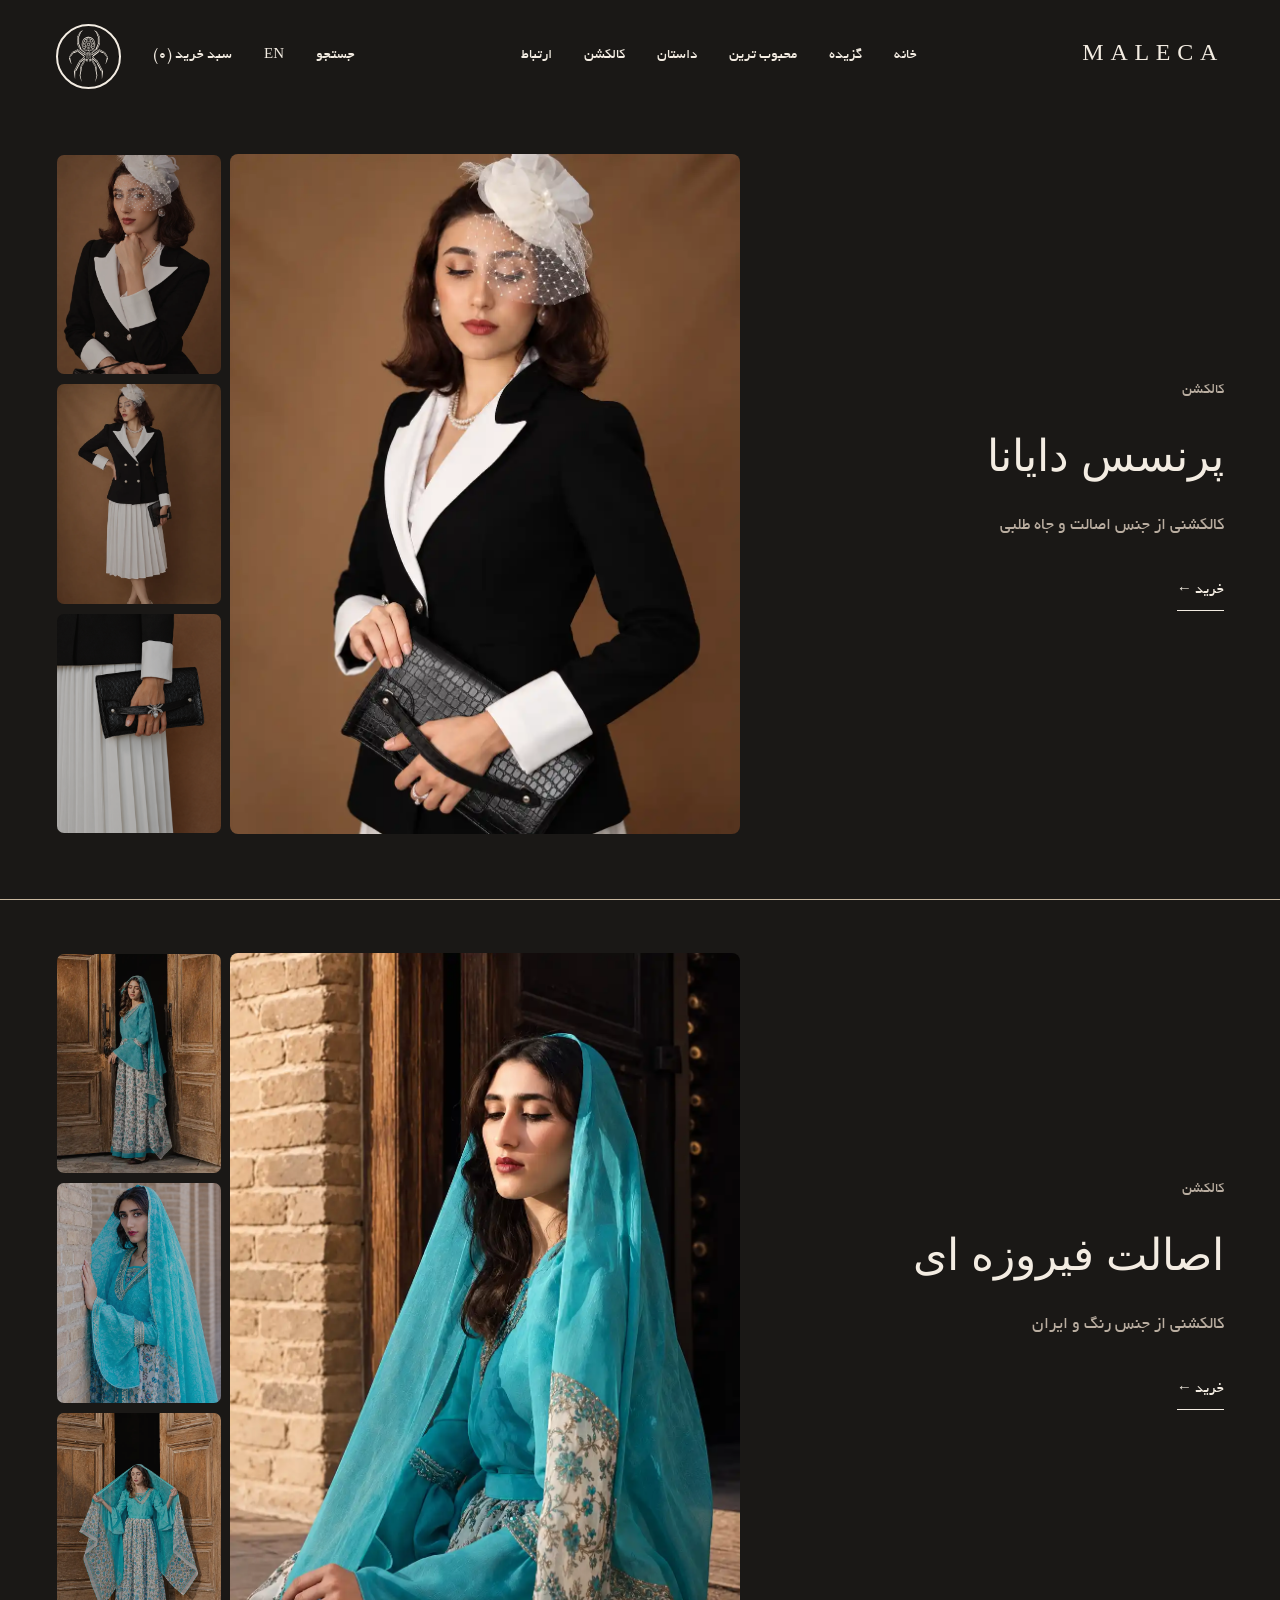
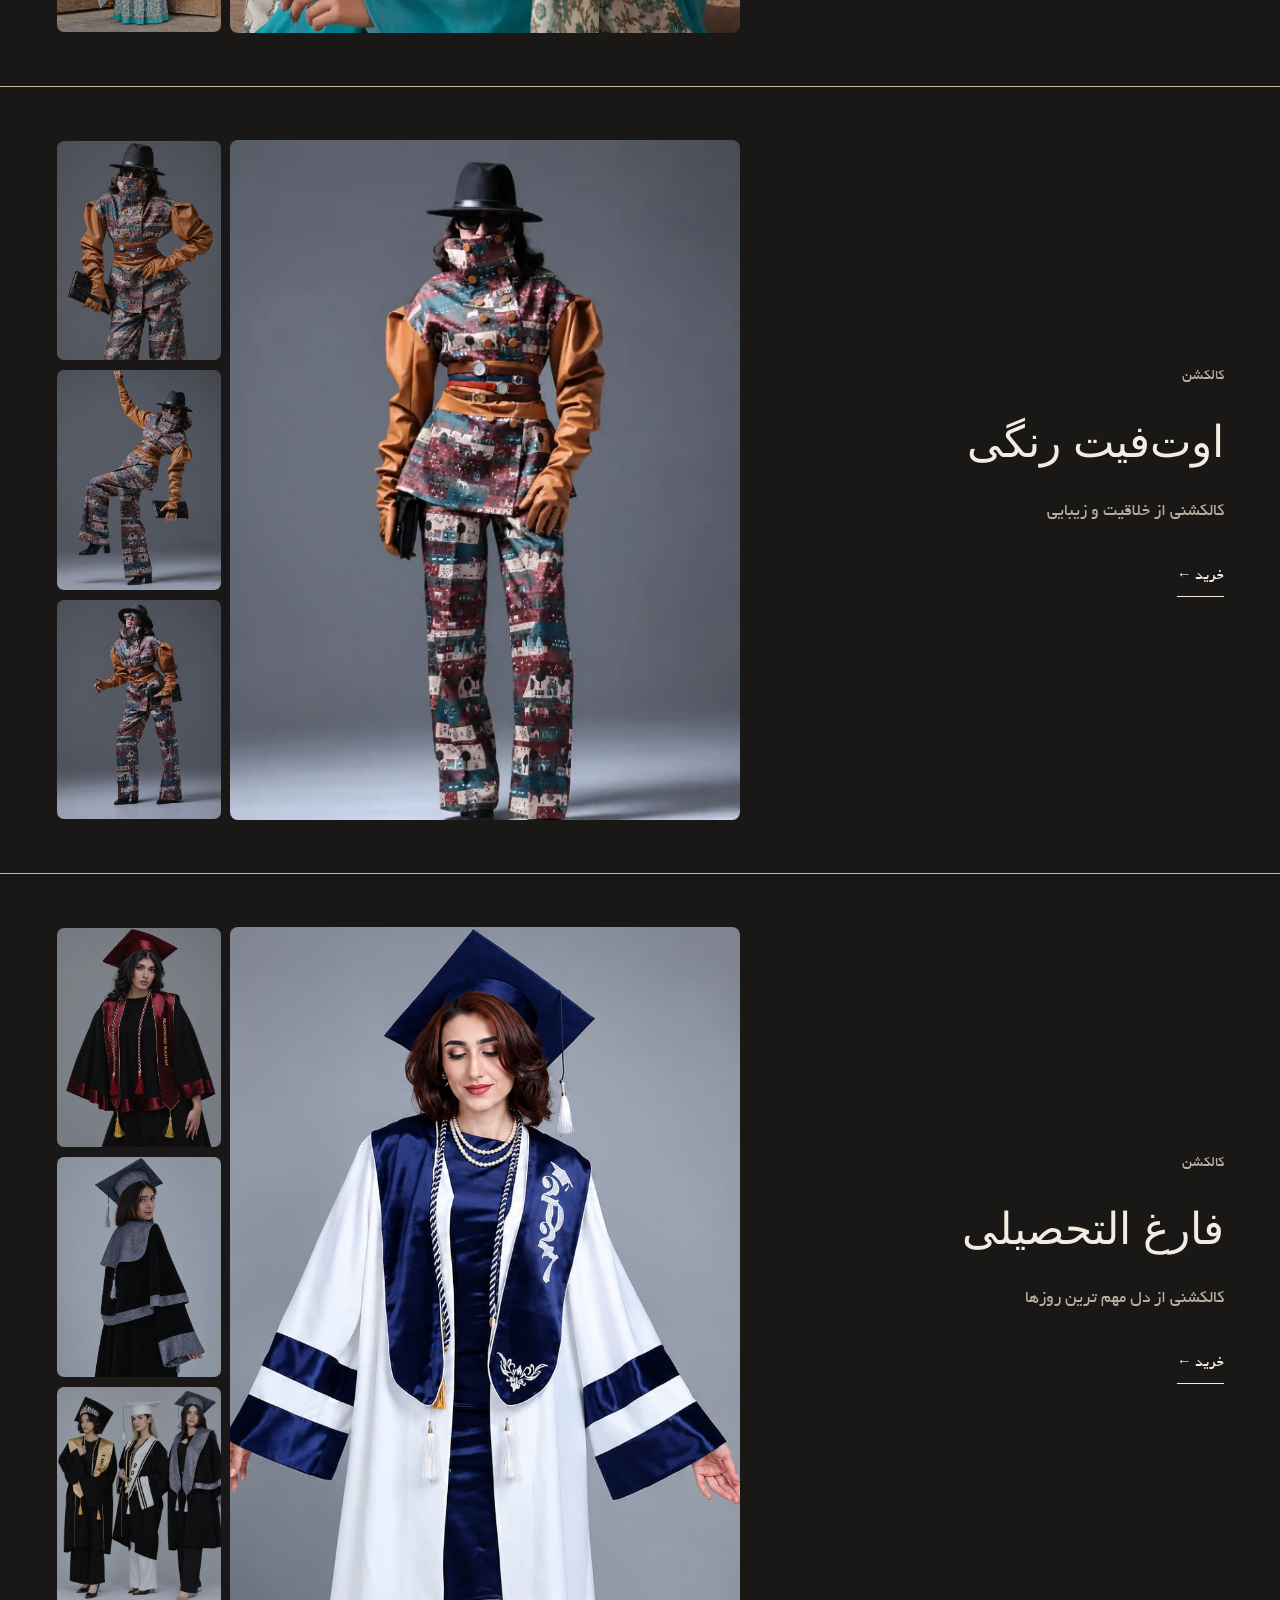
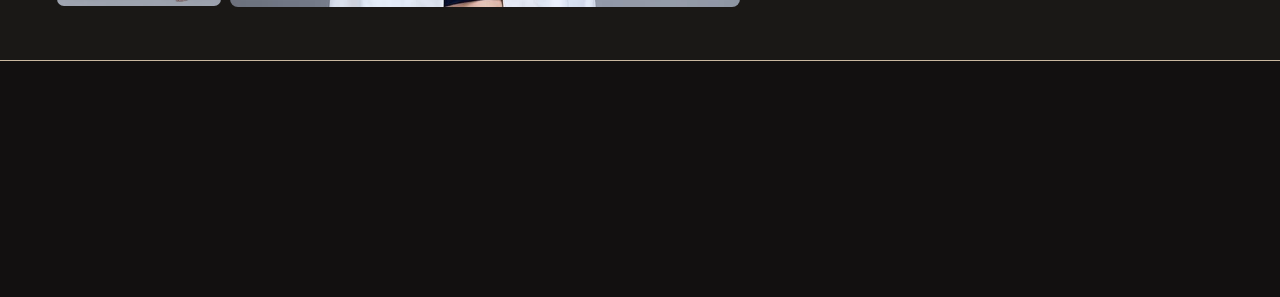
<file: html/collection-fa.html>
<!DOCTYPE html>
<html lang="fa" dir="rtl">
<head>
  <meta charset="UTF-8">
  <meta name="viewport" content="width=device-width, initial-scale=1.0">
  <title>MALECA | FASHION-STYLE</title>
  <link rel="stylesheet" href="../css/style.css">
  <link rel="stylesheet" href="../css/style-fa.css">
  <link rel="stylesheet" href="../css/collection-style.css">
</head>
<body>
  <header class="header">
    <a href="../index-fa.html" class="logo">MALECA</a>

    <button class="menu-toggle" id="menu-toggle" aria-label="باز کردن منو" aria-expanded="false">&#9776;</button>

    <nav class="nav">
      <a href="../index.html#hero">خانه</a>
      <a href="../index.html#edit">گزیده</a>
      <a href="../index.html#best">محبوب ترین</a>
      <a href="../index.html#philosophy">داستان</a>
      <a href="../index.html#campaign">کالکشن</a>
      <a href="../index.html#footer">ارتباط</a>
    </nav>

    <div class="header-actions">
      <a href="#" id="search-open">جستجو</a>
      <a href="./collection.html">EN</a>
      <a href="#" id="bag-link">سبد خرید (۰)</a>

      <svg class="header-actions-svg" xmlns="http://www.w3.org/2000/svg" viewBox="0 0 1302 1208" width="65" height="65">
        <title>Spider Symbol</title>
        <!-- دایره‌ی دور لوگو (اختیاری): از حالت کامنت دربیاور
        <circle cx="650.0" cy="596.4" r="568.7" fill="none" stroke="#000" stroke-width="3"/>
        -->

        <path fill="#f3ece2" fill-rule="evenodd" d="M482.7,812.3 481.7,814.3 474.0,921.3 466.0,990.7 462.7,1011.0 474.3,1057.0 485.3,1090.0 492.3,1107.0 499.3,1121.3 510.0,1138.7 512.7,1142.0 514.0,1142.3 503.0,1114.7 496.0,1092.3 491.7,1075.3 484.0,1036.0 480.7,1008.7 479.3,1008.0 473.3,1010.0 470.0,1009.3 478.0,1006.7 479.7,1004.3 483.7,979.3 494.7,927.0 514.3,824.0 513.7,822.3 507.7,821.7 503.7,820.0 502.0,821.0 482.0,944.0 479.3,955.3 478.7,953.0 485.0,906.7 495.0,822.0 494.7,817.3 489.7,812.0ZM811.0,811.7 807.7,815.7 806.0,819.0 806.0,826.3 823.0,955.7 822.3,956.3 817.7,934.3 799.0,821.0 798.0,820.3 793.3,822.0 787.0,822.3 786.7,825.7 816.7,975.3 821.3,1003.0 823.0,1006.3 832.0,1009.3 831.3,1010.0 828.0,1010.0 822.3,1008.0 821.0,1008.3 816.7,1041.0 809.7,1075.3 799.7,1110.3 787.7,1142.0 789.7,1141.0 801.3,1122.3 815.3,1092.0 826.3,1059.3 838.7,1010.3 831.7,961.3 826.7,916.3 819.3,815.7 818.3,812.3ZM450.3,710.7 449.0,711.3 441.0,726.7 421.0,761.0 374.7,851.3 346.7,903.3 338.7,915.7 342.0,930.7 347.7,985.0 356.0,1045.7 362.0,1074.7 364.0,1080.7 365.3,1081.7 365.3,1031.7 369.0,925.3 359.0,917.0 354.0,914.0 349.3,913.0 348.7,911.7 354.7,906.0 365.3,889.0 426.7,774.0 454.7,725.0 456.3,720.7ZM851.3,710.3 845.3,719.7 845.0,721.7 885.0,793.3 937.3,891.3 948.0,908.3 953.0,912.0 947.0,914.0 932.7,925.0 936.3,1032.0 936.0,1081.0 938.0,1079.7 939.7,1074.0 946.0,1042.3 954.0,984.0 960.0,927.7 962.3,915.3 949.0,893.0 888.7,777.3ZM576.3,658.3 570.0,659.3 563.7,663.3 536.3,715.0 484.7,806.7 488.7,809.3 501.7,813.7 513.0,814.3 511.7,811.0 509.0,808.0 499.0,804.3 497.7,803.0 509.3,786.0 529.0,751.0 575.3,662.3ZM725.3,657.7 724.7,658.3 730.3,672.0 758.7,726.0 783.0,770.3 803.3,803.0 802.0,804.7 796.0,806.3 791.7,808.7 788.0,814.0 798.7,813.7 811.3,810.7 816.7,806.7 773.3,730.7 738.7,665.7 735.0,661.3 728.7,658.3ZM656.0,669.3 655.7,670.3 664.3,679.3 670.3,683.0 674.0,691.0 676.0,698.7 676.3,711.3 673.0,722.3 680.3,717.7 686.3,712.0 694.0,700.0 696.7,693.0 698.0,686.3 698.0,678.3 696.3,670.7 699.0,667.0 700.0,663.7 701.0,663.3 702.0,664.3 755.3,761.0 784.3,812.0 785.3,812.3 788.3,804.3 787.7,800.0 744.7,721.7 719.0,672.7 703.0,645.3 701.0,644.0 691.0,656.7 683.0,663.3 669.0,668.0ZM645.7,669.3 635.3,668.3 621.3,664.3 611.7,658.3 605.0,651.3 600.3,644.3 599.3,644.0 596.7,646.7 585.0,666.3 560.7,714.0 513.3,800.7 513.3,803.7 516.0,812.3 544.0,764.7 598.7,664.3 600.0,663.0 600.7,663.3 601.0,665.3 604.7,670.7 603.0,677.7 603.0,685.3 604.0,691.0 608.0,702.0 614.0,711.3 619.7,717.0 627.3,722.3 625.3,713.7 625.0,705.3 626.7,695.0 630.7,683.0 636.7,679.3 645.7,670.3ZM248.7,623.7 239.3,631.0 234.0,633.3 233.7,634.3 250.3,688.0 262.0,717.0 276.3,746.0 286.3,763.0 291.0,769.3 282.0,738.3 273.7,705.7 265.0,665.3 259.3,633.3 250.0,623.7ZM1052.7,623.0 1043.3,631.0 1042.0,633.3 1026.7,709.0 1018.7,740.7 1010.0,769.7 1011.7,768.3 1024.3,747.3 1041.7,711.0 1053.3,680.0 1067.7,634.7 1067.3,633.0 1060.3,629.7ZM597.3,612.7 597.3,615.3 601.0,617.0 604.7,623.0 610.7,628.3 620.7,631.7 631.7,630.3 637.3,631.7 640.0,634.0 642.0,638.0 641.3,642.3 637.7,645.7 635.0,645.3 632.7,643.0 631.0,643.7 631.0,647.3 632.7,649.7 636.0,651.0 640.0,650.7 643.7,648.7 646.0,646.0 648.0,641.7 648.0,636.3 646.3,632.3 642.7,628.3 639.3,626.3 634.7,625.0 628.0,625.0 623.3,626.0 617.3,625.3 613.3,623.3 610.0,619.7 608.7,614.7 610.0,611.7 613.7,608.7 618.7,608.7 622.3,612.3 628.0,611.3 626.3,607.3 623.3,604.3 619.3,602.7 612.3,603.0 607.3,605.7 602.0,611.3 599.3,611.0ZM704.3,613.3 700.3,612.0 694.7,605.7 690.3,603.3 687.0,602.3 682.7,602.3 677.7,604.3 674.0,608.0 672.7,611.0 673.0,612.0 678.3,611.3 683.0,608.0 687.3,608.3 692.0,613.0 692.3,616.7 691.0,620.0 687.0,624.0 681.7,626.0 666.7,625.0 659.0,628.0 655.0,631.7 653.0,635.0 652.3,642.0 654.0,646.3 659.0,650.7 661.7,651.3 666.0,650.7 669.3,647.0 669.3,643.7 668.7,643.3 667.0,645.0 663.7,646.0 661.3,645.3 658.7,642.0 658.7,637.7 662.3,632.7 666.7,630.7 680.0,631.7 690.0,628.7 696.0,623.7 699.7,617.7 703.3,616.3ZM725.7,598.7 724.3,600.3 724.3,605.3 725.0,607.3 781.3,657.7 838.7,703.3 834.7,711.0 831.7,714.7 823.0,722.0 822.3,720.7 823.7,718.0 825.0,711.3 768.0,664.0 731.0,635.0 729.0,634.3 722.7,640.3 726.0,646.3 740.0,660.3 790.7,707.3 816.3,729.7 819.7,729.7 824.3,732.7 828.0,739.7 836.0,769.7 839.0,776.3 917.0,917.7 930.7,917.7 936.0,916.7 936.3,915.3 873.7,798.7 841.3,741.3 831.3,725.7 832.3,724.0 841.3,717.7 845.3,713.3 849.3,706.3 850.7,701.0 786.0,646.0 736.3,600.7 731.0,597.7ZM575.0,598.0 569.3,598.0 565.7,600.3 513.0,648.0 450.3,701.0 452.0,707.3 455.7,713.0 460.3,717.3 470.3,723.3 471.3,724.7 468.7,727.7 436.0,783.7 365.0,915.7 376.3,917.7 384.0,918.0 385.0,917.0 464.7,772.0 470.7,752.3 474.0,736.0 474.7,728.3 477.0,727.7 485.0,729.7 494.7,721.7 561.0,661.3 576.3,645.3 578.3,641.0 578.0,639.7 572.7,635.0 571.0,635.0 514.3,679.7 476.0,711.7 478.3,719.7 478.0,721.3 470.7,715.7 465.7,709.0 462.7,703.3 519.0,658.3 569.7,614.0 576.3,607.0 577.0,600.3ZM992.3,511.7 991.3,514.0 1011.0,544.3 1057.0,619.0 1060.0,622.3 1068.0,621.7 1068.0,620.0 1057.7,604.0 1023.3,545.7 999.0,508.0 998.0,508.0ZM680.7,493.0 676.0,493.0 671.7,495.0 667.3,499.7 662.3,501.3 661.7,503.7 663.7,504.7 656.3,509.3 652.3,505.3 650.0,505.0 646.7,508.7 640.3,506.0 638.3,506.0 633.7,507.7 631.0,510.7 627.7,509.7 625.7,511.0 625.7,514.0 625.0,514.7 621.3,515.0 618.0,517.7 614.3,524.3 609.0,525.3 604.7,528.7 606.3,535.3 602.0,536.7 599.3,539.3 603.0,545.3 599.0,549.3 598.0,552.3 601.0,558.3 608.0,564.3 606.0,570.3 606.0,576.0 608.7,579.3 614.0,582.7 614.0,590.0 615.0,591.0 618.0,591.3 624.0,590.0 625.7,592.3 626.7,596.3 630.0,599.0 642.7,598.7 650.0,595.0 656.3,598.7 659.0,599.3 666.3,599.0 670.3,599.7 674.7,596.0 675.7,590.3 676.7,589.3 680.3,589.7 684.0,591.3 686.7,591.3 688.0,590.3 688.3,582.3 693.3,579.0 696.0,574.7 693.7,564.3 699.7,558.7 703.3,552.0 703.3,549.7 700.7,546.3 699.7,542.3 698.7,541.3 702.0,536.0 700.0,534.7 696.3,535.7 694.7,535.0 696.7,530.3 696.3,527.7 691.0,524.7 685.0,519.3 678.7,519.3 677.7,518.3 677.7,516.3 675.7,511.7 671.7,508.7 664.7,505.3 666.7,504.7 670.3,505.7 675.3,499.3 677.7,498.7 679.0,499.7 679.3,501.7 677.0,505.3 677.3,506.3 680.0,507.0 682.0,506.0 684.7,502.3 685.0,498.0 684.0,495.7ZM629.7,581.0 635.3,572.3 641.0,567.7 644.7,569.7 645.0,574.7 648.7,583.3 649.7,583.7 653.7,576.0 654.3,570.0 658.7,568.3 668.3,577.3 671.3,581.3 672.0,584.0 671.0,589.0 667.7,593.7 664.0,592.3 657.0,592.7 652.3,589.7 649.7,585.7 648.7,586.0 647.0,589.3 644.0,591.7 640.0,593.0 637.3,593.0 635.0,591.7 631.7,592.7 630.3,591.3 629.7,588.3ZM614.3,542.7 616.7,542.7 622.7,545.3 633.3,552.3 629.0,556.7 624.3,559.7 620.3,561.0 619.7,562.3 625.0,564.0 629.0,564.0 633.3,562.7 635.3,563.3 623.7,581.3 620.3,585.0 619.3,584.3 618.7,578.7 617.7,576.7 613.0,574.3 612.0,573.0 612.7,568.0 616.3,562.0 611.7,560.0 607.7,556.3 605.0,552.3 608.3,546.0ZM686.3,542.3 694.0,545.7 695.3,547.0 695.3,554.3 693.0,557.7 685.7,562.3 689.0,568.0 690.0,573.0 684.3,576.3 683.3,579.0 683.3,584.0 682.0,585.0 674.7,579.7 668.7,568.7 664.7,563.3 667.0,562.3 674.0,564.3 682.3,561.7 681.0,560.0 668.0,552.3 676.3,546.3 683.3,542.7ZM648.3,540.0 653.7,540.0 659.3,543.0 663.0,548.0 664.0,551.0 664.0,554.3 662.0,559.3 658.7,562.7 653.7,565.0 647.7,565.0 644.0,563.3 639.7,559.3 637.7,555.0 637.7,550.7 640.3,545.0 644.7,541.3ZM691.0,533.7 691.3,535.7 690.7,536.3 687.7,536.7 681.3,539.7 675.7,540.3 667.7,543.3 665.3,541.3 669.7,533.0 671.0,528.3 672.7,526.3 676.7,524.0 680.3,523.7 683.0,525.0 689.7,531.3ZM610.7,532.0 614.3,529.3 619.7,528.0 622.0,522.3 623.7,520.7 626.7,520.0 629.3,521.3 632.0,524.7 637.0,542.0 635.3,542.3 633.3,539.0 630.3,536.3 629.7,537.7 632.7,541.0 632.3,542.3 629.7,542.3 615.7,538.3 611.0,535.3ZM637.7,512.3 640.0,512.3 645.7,515.0 649.0,518.3 650.7,522.0 645.7,536.0 644.7,536.0 638.0,529.3 633.7,522.3 633.7,518.3 634.7,515.3ZM664.3,512.0 668.3,515.0 670.3,517.7 671.3,520.3 671.3,523.7 669.3,527.7 665.3,531.7 659.0,536.0 656.3,536.0 655.3,534.0 654.7,525.3 653.0,520.7 658.0,515.0 662.7,512.0ZM872.3,487.3 870.3,488.0 828.7,518.0 743.3,581.3 746.0,588.0 746.0,596.3 750.3,603.3 751.7,603.0 775.0,585.7 876.0,505.7 877.7,503.0 872.7,490.3ZM429.0,487.3 427.0,495.0 424.0,502.0 424.3,504.7 516.3,578.0 551.0,604.0 551.7,603.7 556.0,594.7 556.3,588.0 558.7,582.3 557.3,580.0 430.0,487.0ZM624.0,474.7 624.3,475.7 632.0,476.7 638.3,479.7 642.7,483.0 650.3,491.7 657.7,484.0 663.7,479.7 670.0,476.7 677.7,475.3 675.7,469.7 673.0,465.7 667.3,463.0 663.3,463.0 658.0,465.3 653.0,470.0 650.7,474.0 646.7,468.3 641.0,464.0 637.7,463.0 632.7,463.3 628.3,466.3ZM585.0,465.7 585.7,471.7 587.7,475.0 590.3,477.3 598.3,480.3 604.0,480.3 608.3,479.3 615.0,475.7 618.7,472.0 621.3,467.3 623.0,460.7 623.7,443.7 625.0,440.0 628.3,435.7 632.0,433.7 636.0,433.7 638.7,434.7 641.3,437.0 642.7,439.7 642.7,443.3 642.0,445.0 638.3,447.3 638.0,448.3 641.7,451.7 644.0,452.0 646.0,450.7 648.7,447.3 650.3,443.3 654.0,450.3 658.0,452.7 663.7,448.3 663.7,447.3 661.0,446.7 658.7,444.3 658.0,440.3 659.0,437.7 661.3,435.3 664.7,433.7 670.0,433.7 675.0,437.0 678.0,442.3 680.3,464.7 683.3,471.3 688.3,476.7 691.7,478.7 699.0,480.7 707.0,479.7 712.7,476.7 715.3,473.7 717.0,470.0 716.7,464.0 710.0,461.0 707.0,461.7 706.7,463.0 708.3,466.0 708.3,468.3 704.0,472.0 699.0,472.0 693.7,469.0 691.0,466.0 688.7,461.3 687.3,454.3 686.7,443.0 683.7,435.0 678.0,429.0 670.0,426.0 665.3,426.0 659.3,428.0 654.0,432.7 650.3,439.0 646.7,431.7 642.0,428.0 635.0,426.0 627.3,427.3 623.3,429.7 618.0,436.3 615.7,443.7 615.0,456.3 614.0,460.7 612.0,465.0 608.0,469.3 603.0,472.0 598.3,472.0 595.7,470.7 593.3,467.7 593.3,466.0 595.7,462.3 593.7,460.7 587.3,463.0ZM748.0,415.7 741.7,416.0 730.3,430.3 728.0,432.0 719.7,434.7 715.0,438.7 713.3,441.3 712.7,445.0 713.3,448.0 715.3,451.0 716.7,451.7 721.7,451.3 726.0,452.7 729.3,455.3 734.0,461.7 738.7,458.0 740.3,454.3 738.3,449.7 735.0,446.7 728.3,443.0 737.7,437.7 746.0,425.7 748.7,428.0 751.0,435.0 752.0,435.0 755.3,432.0 756.7,428.0 755.7,422.3 751.0,417.0ZM555.0,415.7 550.7,418.0 547.3,421.7 545.3,426.3 545.3,430.3 548.0,434.0 550.7,435.3 553.0,428.3 555.7,426.0 557.3,427.7 559.7,433.3 563.3,437.7 575.3,443.3 566.7,447.7 562.3,452.3 562.0,455.7 563.0,457.7 568.3,462.3 572.0,457.0 575.7,453.7 586.3,450.7 588.7,447.7 589.0,443.0 587.0,438.7 583.0,435.0 570.7,430.0 566.3,425.3 561.0,416.7 559.0,415.7ZM573.3,409.7 573.7,410.7 582.3,417.3 590.3,420.3 596.0,420.7 602.0,418.7 608.0,418.7 603.7,410.0 599.7,406.3 594.0,404.0 585.7,404.0 580.7,406.0 576.0,409.3ZM726.7,409.3 724.7,409.0 720.7,406.0 716.0,404.0 711.0,403.3 706.7,404.0 702.0,406.0 697.0,410.3 692.3,419.0 700.7,418.0 707.7,420.3 712.0,420.3 720.3,416.7ZM744.3,292.7 743.7,297.3 747.3,301.7 751.3,303.0 761.3,303.7 764.3,304.7 772.0,310.3 770.3,302.0 768.3,297.7 766.0,294.3 761.0,290.0 756.0,288.0 751.0,288.0 747.3,289.7ZM557.0,292.3 553.7,289.3 549.0,287.7 545.0,288.0 540.3,290.0 535.0,294.7 533.0,297.7 528.7,311.0 529.3,311.3 533.7,307.0 537.7,304.7 543.7,303.0 551.7,303.0 554.7,301.7 558.0,297.3 558.0,294.3ZM526.3,333.3 526.7,341.0 527.7,341.3 532.0,334.3 538.7,328.0 546.3,324.7 554.3,323.3 555.3,324.0 554.7,329.3 560.0,333.7 559.0,334.0 552.3,332.0 547.7,332.0 540.7,334.0 535.7,337.3 532.0,341.0 528.7,346.3 526.7,352.3 526.7,365.0 530.3,376.0 537.7,386.7 545.3,393.7 553.7,398.3 559.7,400.3 567.0,401.3 571.3,401.0 579.0,399.3 583.7,397.3 590.0,392.7 593.3,388.3 594.7,388.3 599.7,392.3 605.0,394.3 615.3,394.3 616.3,395.3 618.3,401.7 623.0,407.0 638.7,416.7 641.0,416.3 645.3,412.7 650.7,416.7 656.7,413.0 660.3,417.0 661.7,417.0 666.7,413.0 673.7,410.3 680.0,406.3 684.0,401.3 686.7,394.7 693.0,395.0 696.3,394.3 702.0,392.0 708.0,387.7 715.0,395.0 721.0,398.3 726.3,400.0 736.0,401.0 742.0,400.3 748.3,398.3 760.0,391.0 767.7,382.7 774.0,369.7 776.0,360.0 775.3,350.3 773.7,345.0 771.3,341.3 767.0,337.0 762.7,334.0 756.7,332.0 751.7,331.7 746.0,333.3 745.0,332.7 747.7,329.3 747.3,324.7 748.0,324.0 758.0,325.7 764.0,328.7 770.0,334.7 774.7,342.7 775.7,339.0 775.7,334.0 774.3,328.7 772.3,324.7 767.3,320.0 761.3,317.0 752.7,315.0 741.7,315.0 738.0,317.7 738.0,328.7 739.3,332.0 742.3,334.7 738.3,337.7 734.3,344.0 733.7,351.0 734.7,354.0 738.0,359.0 741.3,362.0 741.0,350.3 743.3,345.7 745.7,343.3 749.0,341.7 752.0,341.0 757.0,342.0 760.3,344.0 764.0,347.7 767.0,354.3 767.3,361.0 765.3,368.7 762.0,375.3 758.7,379.7 751.3,386.3 743.3,390.7 734.7,392.7 729.7,392.0 723.7,389.7 718.0,384.7 716.3,381.0 718.7,375.0 717.7,368.7 728.0,362.7 724.0,355.3 724.7,342.3 720.7,334.3 717.3,331.0 712.3,328.0 714.3,321.3 714.7,313.7 709.7,296.3 708.0,294.0 699.7,292.0 694.7,286.3 691.0,277.7 691.0,270.0 693.0,264.3 695.3,260.7 700.0,256.0 706.7,252.3 711.7,251.0 717.3,251.0 723.0,252.3 729.3,256.0 733.0,259.7 736.7,265.7 738.0,270.7 737.3,278.0 733.3,283.7 730.0,286.0 726.7,287.0 722.7,285.0 721.3,280.3 720.3,279.3 717.3,282.7 716.0,287.3 717.7,293.0 720.3,295.7 727.0,297.3 735.0,294.7 738.0,292.7 742.3,288.0 746.7,279.0 747.3,269.0 743.7,258.3 737.3,250.3 727.0,244.0 716.3,241.7 709.3,242.0 701.7,244.3 695.3,248.0 689.3,253.7 687.0,256.7 683.0,265.7 682.0,270.7 682.3,278.3 681.3,279.3 676.3,279.7 669.7,278.0 663.3,278.0 655.0,281.3 651.0,284.7 646.7,281.3 641.7,279.0 637.0,278.3 626.7,279.7 621.0,279.0 620.3,278.3 620.3,270.3 619.3,265.7 615.3,256.7 608.0,248.7 599.0,243.7 589.7,241.7 580.3,242.7 572.0,246.0 563.3,252.7 559.7,257.3 556.0,264.7 554.7,270.0 555.0,277.7 556.7,283.0 560.3,289.3 565.0,293.7 571.0,296.7 577.3,297.0 580.0,296.3 583.7,293.7 585.3,289.7 584.7,284.0 581.3,279.7 580.0,279.7 580.0,282.3 577.3,285.7 573.7,286.3 568.3,283.0 565.3,277.0 565.0,270.0 566.3,265.3 569.7,259.7 575.3,254.7 580.0,252.3 585.7,251.0 592.0,251.3 597.7,253.3 603.7,257.3 608.0,262.0 610.7,267.3 611.7,272.7 610.7,280.7 605.3,290.7 603.7,292.0 599.7,292.3 596.3,293.7 590.3,301.3 590.0,305.7 587.0,315.7 587.3,322.0 589.7,328.0 581.7,335.3 577.7,343.3 577.3,349.7 578.3,356.0 577.0,359.3 573.7,363.7 582.0,366.7 585.7,369.0 583.7,373.3 583.7,376.3 586.3,381.3 583.0,386.7 577.3,390.7 570.7,392.7 566.3,392.7 558.7,390.7 552.3,387.3 548.3,384.3 540.7,375.7 537.7,370.3 535.3,363.3 535.0,356.3 537.7,349.3 541.3,345.0 548.0,341.7 552.3,341.7 555.0,342.7 559.7,346.7 560.7,348.7 560.7,352.7 559.7,355.0 560.7,362.0 566.3,355.7 568.7,350.3 568.3,344.0 566.0,339.3 560.0,334.3 560.3,333.3 563.3,332.0 565.0,327.3 565.3,321.3 563.7,317.0 560.3,315.0 554.3,314.3 540.0,317.3 535.0,320.0 530.3,324.3ZM711.0,373.0 711.0,374.0 702.3,382.7 696.0,386.7 691.0,388.0 681.3,387.7 679.0,395.7 674.3,401.3 669.7,404.0 663.7,406.0 660.3,409.0 659.3,408.3 656.7,403.3 654.7,396.3 654.7,384.3 656.0,372.3 657.3,370.7 662.3,369.3 664.7,372.0 678.7,382.7 673.7,365.3 672.3,363.0 675.7,358.0 676.7,357.7 681.3,360.0 703.0,366.0 707.0,368.3ZM591.0,373.7 596.0,368.3 599.3,366.3 612.3,363.0 627.7,357.0 628.3,360.3 631.0,363.0 627.0,370.7 623.3,382.3 640.0,369.3 644.7,370.3 650.0,387.7 650.3,395.0 649.3,398.0 646.7,402.3 640.3,409.0 637.0,406.0 630.3,402.7 626.3,399.3 622.7,393.3 621.3,387.3 612.7,388.0 605.3,386.3 599.7,382.7ZM649.3,326.0 657.0,326.7 665.0,330.7 670.3,336.7 672.7,343.7 672.0,351.0 668.7,357.3 663.0,362.3 659.0,364.3 654.3,365.3 646.0,364.7 638.7,361.0 633.7,355.3 631.3,348.0 631.7,340.7 635.7,333.3 640.7,329.0ZM602.0,299.0 606.3,299.7 611.3,302.7 621.0,315.3 632.3,328.3 628.7,332.0 612.7,330.7 604.3,331.0 605.7,332.7 615.0,337.7 625.3,344.7 626.0,346.0 612.0,357.7 605.0,360.7 596.3,361.7 585.0,358.3 584.0,357.0 585.3,353.0 585.3,344.7 587.7,339.7 593.3,334.0 600.3,330.7 595.7,323.3 595.0,314.7 599.3,303.0 599.7,300.0ZM698.3,299.0 701.7,298.7 703.0,299.7 703.3,304.7 706.0,310.0 707.3,315.0 706.0,325.0 702.3,330.3 707.0,332.3 711.0,335.3 715.0,340.0 716.7,344.3 716.7,353.3 718.0,357.7 710.3,360.3 703.0,360.7 695.3,358.7 687.3,354.0 678.3,346.3 678.3,345.3 682.7,341.7 697.0,332.7 698.3,331.0 674.3,331.3 671.0,328.3 680.7,316.7 687.7,305.7 691.7,301.7ZM618.3,285.7 619.3,285.0 624.3,287.0 638.3,285.7 645.0,288.7 650.7,294.3 656.0,288.7 661.7,285.7 678.3,287.3 683.7,285.3 684.7,288.7 684.0,299.3 682.0,305.3 678.0,311.3 670.7,318.0 661.3,323.0 659.3,320.3 658.7,313.7 657.0,314.3 656.0,313.3 653.7,308.3 651.3,299.3 650.3,298.3 645.0,314.7 644.0,315.7 642.3,312.3 642.7,320.7 639.0,322.7 628.3,316.0 624.7,312.3 620.7,306.0 618.0,297.7ZM712.0,230.0 708.0,226.7 704.3,225.3 699.7,225.3 695.7,227.0 692.7,229.7 688.3,235.7 676.3,239.3 672.0,241.7 669.3,244.3 668.0,246.7 667.0,251.7 668.0,256.7 671.3,260.3 673.7,261.3 678.3,261.3 682.0,259.0 683.0,256.7 677.3,251.3 677.3,250.0 678.7,248.7 689.3,245.3 700.3,234.3 702.0,235.3 703.0,238.0 704.7,239.7 709.0,239.0 714.3,239.7 715.0,239.0 714.7,235.7ZM590.7,229.7 588.0,235.3 588.0,237.7 589.0,239.0 595.0,240.0 599.7,235.3 601.0,235.3 613.3,245.3 617.7,247.3 624.0,248.3 625.3,250.3 624.0,251.7 620.3,252.7 618.3,255.0 619.0,257.7 621.7,260.3 625.7,261.3 628.7,260.7 633.3,256.0 634.3,249.7 633.7,246.3 631.3,242.3 626.7,239.3 615.3,235.7 607.0,226.7 603.0,225.3 598.7,225.3 593.3,227.3ZM681.7,223.7 677.3,218.3 673.3,216.3 666.0,216.0 660.3,218.3 656.0,222.7 653.0,229.0 653.0,234.7 654.0,238.0 665.0,232.7 677.3,225.3 681.7,225.3ZM619.3,223.7 619.3,225.0 624.3,225.0 633.7,231.3 644.0,236.0 647.0,238.3 647.7,238.0 648.3,234.3 647.7,227.3 645.7,223.0 640.7,218.0 634.0,215.7 629.0,216.0 623.7,218.7ZM620.7,187.0 605.7,191.3 593.7,196.3 580.7,203.3 567.7,212.3 557.3,221.3 546.3,233.0 538.0,244.0 530.3,256.0 523.3,269.7 517.7,283.7 513.3,297.3 509.3,316.3 507.3,336.3 507.3,348.0 508.3,361.3 511.3,379.0 516.3,397.0 524.3,416.7 533.0,432.3 545.7,450.3 554.7,461.0 576.0,481.3 596.0,495.7 604.0,500.7 607.0,501.7 584.7,483.3 574.3,473.0 556.3,452.3 547.3,439.7 537.7,423.0 527.0,398.7 522.0,382.7 519.0,368.0 517.3,352.0 517.3,336.0 519.3,318.0 522.3,304.0 526.3,291.0 532.0,276.7 540.0,262.7 548.7,250.7 562.7,236.0 578.3,224.0 592.3,216.3 602.7,212.0 620.0,207.0 630.3,205.0 644.3,203.7 659.3,203.7 677.7,206.0 692.3,209.7 703.3,213.7 716.3,220.0 729.0,228.0 742.7,239.7 753.7,251.7 763.0,265.3 771.0,280.7 775.7,292.7 779.3,305.3 782.7,322.0 784.3,338.0 783.3,363.3 779.7,383.7 773.7,403.0 767.3,417.0 755.0,438.7 739.0,460.0 726.0,474.0 710.0,489.3 694.0,501.7 694.7,502.0 717.0,487.7 729.0,478.0 739.7,468.0 752.3,454.3 761.0,443.0 768.0,432.7 777.3,416.0 783.3,402.0 787.3,390.0 791.3,373.0 793.3,358.3 794.0,348.3 793.3,326.7 789.3,303.3 785.3,289.0 780.3,275.3 773.3,260.7 767.3,250.3 750.0,227.7 741.3,219.0 730.0,209.7 717.3,201.3 705.7,195.3 695.7,191.3 680.7,187.0 658.7,184.0 637.3,184.3ZM764.7,45.7 777.0,56.0 810.3,88.3 817.3,94.0 821.0,110.0 838.0,153.7 854.0,188.7 858.7,191.3 854.0,196.3 850.3,202.0 851.0,267.7 849.7,324.3 850.0,327.3 857.0,332.7 855.3,334.0 849.3,335.7 812.0,422.3 808.0,432.3 807.3,436.3 791.7,448.7 757.3,478.0 734.7,498.7 732.3,501.7 771.0,477.7 815.3,447.3 822.3,449.7 831.7,450.3 832.0,451.0 712.0,519.7 716.0,524.7 720.0,534.3 721.0,539.7 721.0,548.0 718.0,558.0 712.0,570.0 707.0,578.0 701.0,585.0 715.0,578.7 727.7,571.3 770.0,543.3 849.0,487.7 867.3,473.7 873.7,467.3 873.3,479.7 875.0,487.3 878.3,492.7 879.7,485.3 879.7,478.7 880.7,477.7 886.0,494.3 886.7,499.3 914.3,513.7 934.0,521.7 958.7,530.3 971.7,533.7 972.3,529.0 974.0,527.7 975.0,529.3 975.7,535.3 1041.0,622.0 1042.3,622.7 1045.0,618.0 1045.0,616.7 1041.7,610.7 1008.0,558.7 981.3,520.3 980.0,519.7 975.3,525.0 974.3,524.3 974.3,522.0 976.3,516.0 955.0,509.3 887.7,485.7 886.7,483.7 888.3,462.7 889.3,462.3 894.0,467.0 902.0,472.7 917.3,481.7 940.7,493.7 963.0,503.7 977.3,508.0 995.0,507.7 996.0,506.7 971.7,497.0 884.3,451.7 883.3,452.0 882.0,464.0 880.3,468.0 879.0,453.3 878.0,453.0 775.7,525.0 732.7,557.3 731.7,556.7 734.3,545.7 733.7,535.7 730.7,527.3 731.7,526.0 806.7,472.7 826.0,459.7 841.7,450.3 851.7,427.0 879.7,369.3 895.0,329.3 890.7,298.0 882.3,205.3 885.7,190.0 887.7,184.7 891.7,177.7 891.7,176.3 883.7,167.0 873.7,151.0 847.7,104.0 839.7,86.3 812.0,65.3 794.0,53.0ZM882.7,331.3 883.3,333.0 845.0,422.3 837.0,442.7 836.7,445.3 835.3,446.0 828.0,443.7 827.7,442.3 832.3,432.0 848.7,385.3 861.7,343.7ZM879.7,183.0 880.3,184.3 877.0,191.3 872.7,204.3 872.7,215.0 881.0,296.3 884.0,316.0 887.0,324.3 881.0,328.0 869.3,330.3 868.7,329.3 866.0,203.3 872.7,190.7ZM807.3,68.7 829.3,84.0 834.7,89.0 841.0,106.0 858.3,140.3 872.0,163.3 882.3,177.0 882.0,178.0 876.7,181.0 871.3,185.7 869.7,185.7 858.7,162.3 832.7,102.3 829.3,92.7 832.7,88.7 829.3,88.0 808.7,71.0ZM537.3,45.3 508.7,52.0 486.7,67.0 461.0,86.3 446.0,117.3 431.0,144.3 418.0,166.0 409.0,176.7 415.0,189.0 418.0,203.0 418.0,209.0 411.0,289.0 407.7,318.3 405.7,329.0 421.0,368.7 451.0,430.3 459.3,450.0 477.0,460.7 496.7,474.0 568.0,524.7 571.0,525.7 575.0,524.0 574.0,525.7 570.3,528.3 567.3,537.3 567.3,545.7 569.7,557.0 568.0,556.7 549.0,541.7 441.7,466.3 421.3,451.0 419.0,451.0 403.0,460.0 379.7,471.0 328.0,498.0 303.3,507.7 275.3,549.7 233.3,620.0 233.3,621.7 242.0,622.0 244.3,619.0 276.7,565.7 309.0,515.3 309.7,512.7 306.3,508.3 306.7,507.7 324.0,508.0 330.3,506.7 343.0,502.0 361.0,493.7 391.0,478.0 406.0,468.0 413.3,460.7 414.3,461.3 415.0,470.0 417.3,483.3 416.3,485.0 359.3,505.0 325.0,515.7 324.7,517.3 326.3,522.7 325.3,524.7 321.0,520.3 320.0,520.7 290.3,562.3 260.3,609.3 256.7,616.7 257.0,619.0 259.3,622.0 260.7,622.0 286.0,587.3 325.0,536.7 326.3,529.0 327.3,527.7 328.7,529.0 329.7,534.0 334.0,533.0 374.7,519.0 391.0,512.0 415.3,499.0 416.3,496.3 419.7,495.7 422.7,493.0 426.7,486.0 428.0,480.7 427.3,468.3 428.0,466.7 432.3,472.0 444.3,481.7 533.0,544.7 574.0,572.3 595.7,583.7 598.3,584.3 587.7,566.3 584.0,558.0 581.3,549.0 581.0,539.3 582.3,532.3 586.3,523.7 589.7,519.7 574.3,510.3 553.0,499.0 498.0,467.0 469.3,451.3 486.7,447.3 521.3,471.7 559.7,496.3 571.0,502.3 533.3,468.3 494.3,436.3 492.7,430.0 481.7,402.7 454.7,341.0 451.0,335.3 445.0,332.7 451.7,326.7 452.3,325.0 450.0,259.3 451.3,202.0 443.0,191.0 447.7,189.0 462.7,156.3 480.7,110.7 483.7,100.0 483.3,94.3 499.0,80.7 524.7,55.7ZM418.3,331.7 428.3,337.7 437.3,341.7 439.0,343.7 472.0,440.3 473.7,442.3 473.3,443.7 466.7,446.0 464.7,445.0 453.7,415.7 428.7,359.0 417.7,332.3ZM421.3,183.0 423.7,184.7 428.7,191.7 434.7,203.3 433.0,303.3 432.0,329.7 431.3,330.3 424.0,329.0 414.7,324.3 417.7,313.0 420.7,292.0 427.7,223.7 428.0,204.0ZM495.0,67.7 495.3,68.3 473.7,87.0 469.3,89.0 472.0,91.3 472.0,92.7 466.0,109.7 442.0,164.0 431.7,184.7 429.7,185.0 419.3,178.0 418.7,176.7 426.7,167.0 438.7,147.3 457.7,111.3 462.7,100.7 467.0,88.7Z"/>

      </svg>
    </div>
  </header>

  <div class="search-bar" id="search-bar">
    <input type="search" id="search-input" placeholder="جستجوی محصولات..." aria-label="جستجوی محصولات">
    <button id="search-close" aria-label="بستن جستجو">&times;</button>
  </div>

  <!-- ========== COLLECTION (FA) ========== -->
  <section class="collection" id="collection-1">
    <div class="collection-text">
      <p class="eyebrow">کالکشن</p>
      <h2>پرنسس دایانا</h2>
      <p>کالکشنی از جنس اصالت و جاه طلبی</p>
      <a href="./product-detail-fa.html?id=collection-diana" class="link">خرید</a>
    </div>

    <div class="collection-gallery">
      <div class="collection-main">
        <img src="../pic/diana c/prencess diana.webp" alt="کالکشن پرنسس دایانا - تصویر ۱">
      </div>
      <div class="collection-thumbs">
        <button type="button" class="collection-thumb">
          <img src="../pic/diana c/prencess diana2.webp" alt="کالکشن پرنسس دایانا - تصویر ۲">
        </button>
        <button type="button" class="collection-thumb">
          <img src="../pic/diana c/prencess diana3.webp" alt="کالکشن پرنسس دایانا - تصویر ۳">
        </button>
        <button type="button" class="collection-thumb">
          <img src="../pic/diana c/diana4.png" alt="کالکشن پرنسس دایانا - تصویر ۴">
        </button>
      </div>
    </div>
  </section>

  <section class="collection" id="collection-2">
    <div class="collection-text">
      <p class="eyebrow">کالکشن</p>
      <h2>اصالت فیروزه ای</h2>
      <p>کالکشنی از جنس رنگ و ایران</p>
      <a href="./product-detail-fa.html?id=collection-turquoise" class="link">خرید</a>
    </div>

    <div class="collection-gallery">
      <div class="collection-main">
        <img src="../pic/firoze c/blue-maleca.webp" alt="کالکشن اصالت فیروزه ای - تصویر ۱">
      </div>
      <div class="collection-thumbs">
        <button type="button" class="collection-thumb">
          <img src="../pic/firoze c/blue2.webp" alt="کالکشن اصالت فیروزه ای - تصویر ۲">
        </button>
        <button type="button" class="collection-thumb">
          <img src="../pic/firoze c/blue3.webp" alt="کالکشن اصالت فیروزه ای - تصویر ۳">
        </button>
        <button type="button" class="collection-thumb">
          <img src="../pic/firoze c/blue5.webp" alt="کالکشن اصالت فیروزه ای - تصویر ۴">
        </button>
      </div>
    </div>
  </section>

  <section class="collection" id="collection-3">
    <div class="collection-text">
      <p class="eyebrow">کالکشن</p>
      <h2>اوت‌فیت رنگی</h2>
      <p>کالکشنی از خلاقیت و زیبایی</p>
      <a href="./product-detail-fa.html?id=collection-outfit" class="link">خرید</a>
    </div>

    <div class="collection-gallery">
      <div class="collection-main">
        <img src="../pic/out-fit c/out-fit1.webp" alt="کالکشن اوت‌فیت - تصویر ۱">
      </div>
      <div class="collection-thumbs">
        <button type="button" class="collection-thumb">
          <img src="../pic/out-fit c/outfit2.webp" alt="کالکشن اوت‌فیت - تصویر ۲">
        </button>
        <button type="button" class="collection-thumb">
          <img src="../pic/out-fit c/outfit3.webp" alt="کالکشن اوت‌فیت - تصویر ۳">
        </button>
        <button type="button" class="collection-thumb">
          <img src="../pic/out-fit c/outfit4.webp" alt="کالکشن اوت‌فیت - تصویر ۴">
        </button>
      </div>
    </div>
  </section>

  <section class="collection" id="collection-4">
    <div class="collection-text">
      <p class="eyebrow">کالکشن</p>
      <h2>فارغ التحصیلی</h2>
      <p>کالکشنی از دل مهم ترین روزها</p>
      <a href="./product-detail-fa.html?id=collection-graduation" class="link">خرید</a>
    </div>

    <div class="collection-gallery">
      <div class="collection-main">
        <img src="../pic/graduation c/graduation.jpg" alt="کالکشن فارغ التحصیلی - تصویر ۱">
      </div>
      <div class="collection-thumbs">
        <button type="button" class="collection-thumb">
          <img src="../pic/graduation c/graduation4.webp" alt="کالکشن فارغ التحصیلی - تصویر ۲">
        </button>
        <button type="button" class="collection-thumb">
          <img src="../pic/graduation c/graduation2.webp" alt="کالکشن فارغ التحصیلی - تصویر ۳">
        </button>
        <button type="button" class="collection-thumb">
          <img src="../pic/graduation c/graduation5.webp" alt="کالکشن فارغ التحصیلی - تصویر ۴">
        </button>
      </div>
    </div>
  </section>

  <!-- footer -->
  <footer class="footer" id="footer">
    <div class="footer-top">
      <div>
        <a href="#" class="logo">MALECA</a>
        <p class="footer-tag">زیبایی در هویت لباس تو.</p>
      </div>
      <nav class="footer-nav">
        <a href="#">فروشگاه</a>
        <a href="#">درباره‌ی ما</a>
        <a href="#">مجله</a>
        <a href="#">خدمات مشتریان</a>
        <a href="#">تماس</a>
      </nav>
      <div class="socials">
        <a href="#" aria-label="Instagram">
          <svg xmlns="http://www.w3.org/2000/svg" viewBox="0 0 24 24" width="24" height="24" fill="none" stroke="#f3ece2" stroke-width="1.8" stroke-linecap="round" stroke-linejoin="round">
            <rect x="3" y="3" width="18" height="18" rx="5"/>
            <circle cx="12" cy="12" r="4"/>
            <circle cx="17.5" cy="6.5" r="1" fill="#f3ece2" stroke="none"/>
          </svg>
        </a>
        <a href="#" aria-label="Telegram">
          <svg xmlns="http://www.w3.org/2000/svg" viewBox="0 0 24 24" width="24" height="24" fill="none" stroke="#f3ece2" stroke-width="1.8" stroke-linecap="round" stroke-linejoin="round">
            <path d="M22 2 11 13"/>
            <path d="m22 2-7 20-4-9-9-4Z"/>
            <path d="m11 13 4 9"/>
          </svg>
        </a>
      </div>
    </div>
    <div class="footer-bottom">
      <p>© 2026 MALECA-BRAND. تمامی حقوق محفوظ است.</p>
      <p>طراحی شده توسط تیم ایپکس کد.</p>
      <nav>
        <a href="./cart-fa.html">سبد خرید</a>
        <a href="#">Apex</a>
        <a href="./collection.html">انگلیسی</a>
        <a href="./story-fa.html">درباره ما</a>
      </nav>
    </div>
  </footer>

  <script src="../js/collection-fa.js" defer></script>
  <script src="../js/cart.js" defer></script>
  <script src="../js/index-java.js" defer></script>
</body>
</html>
</file>
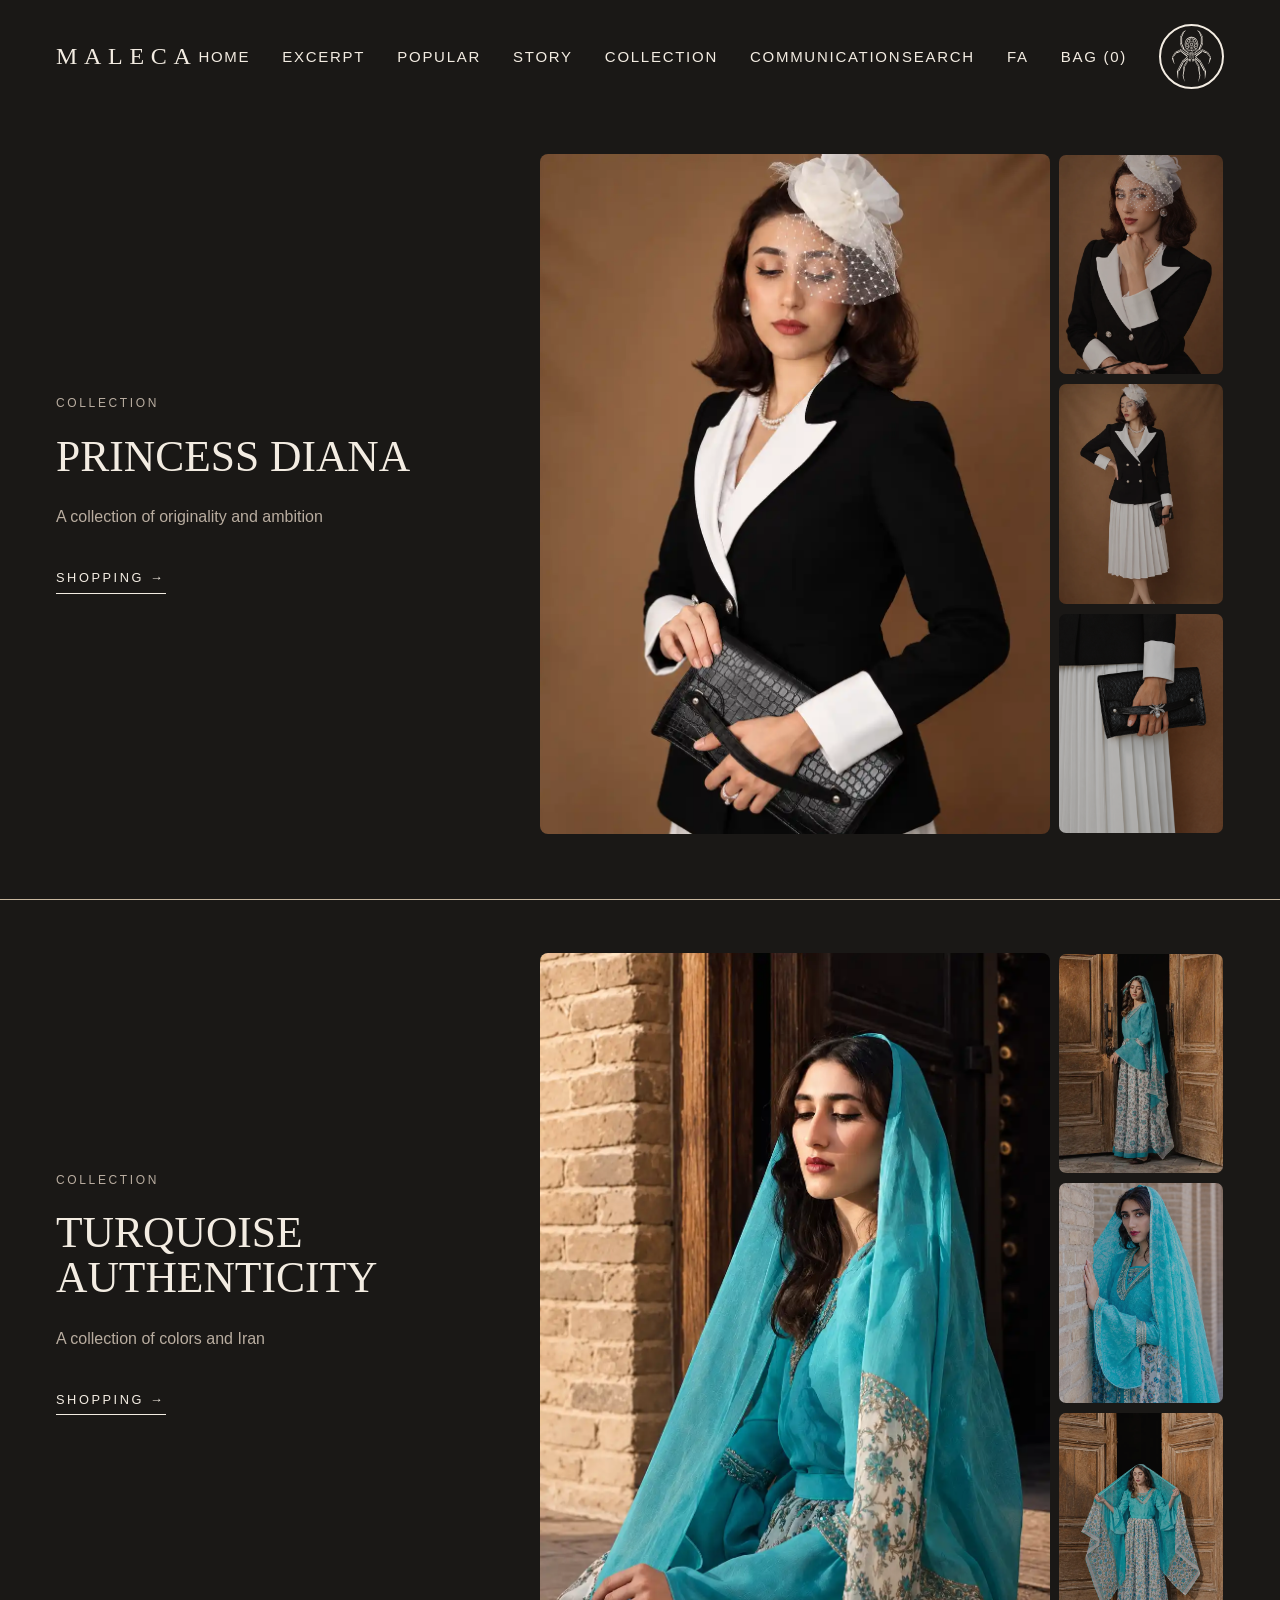
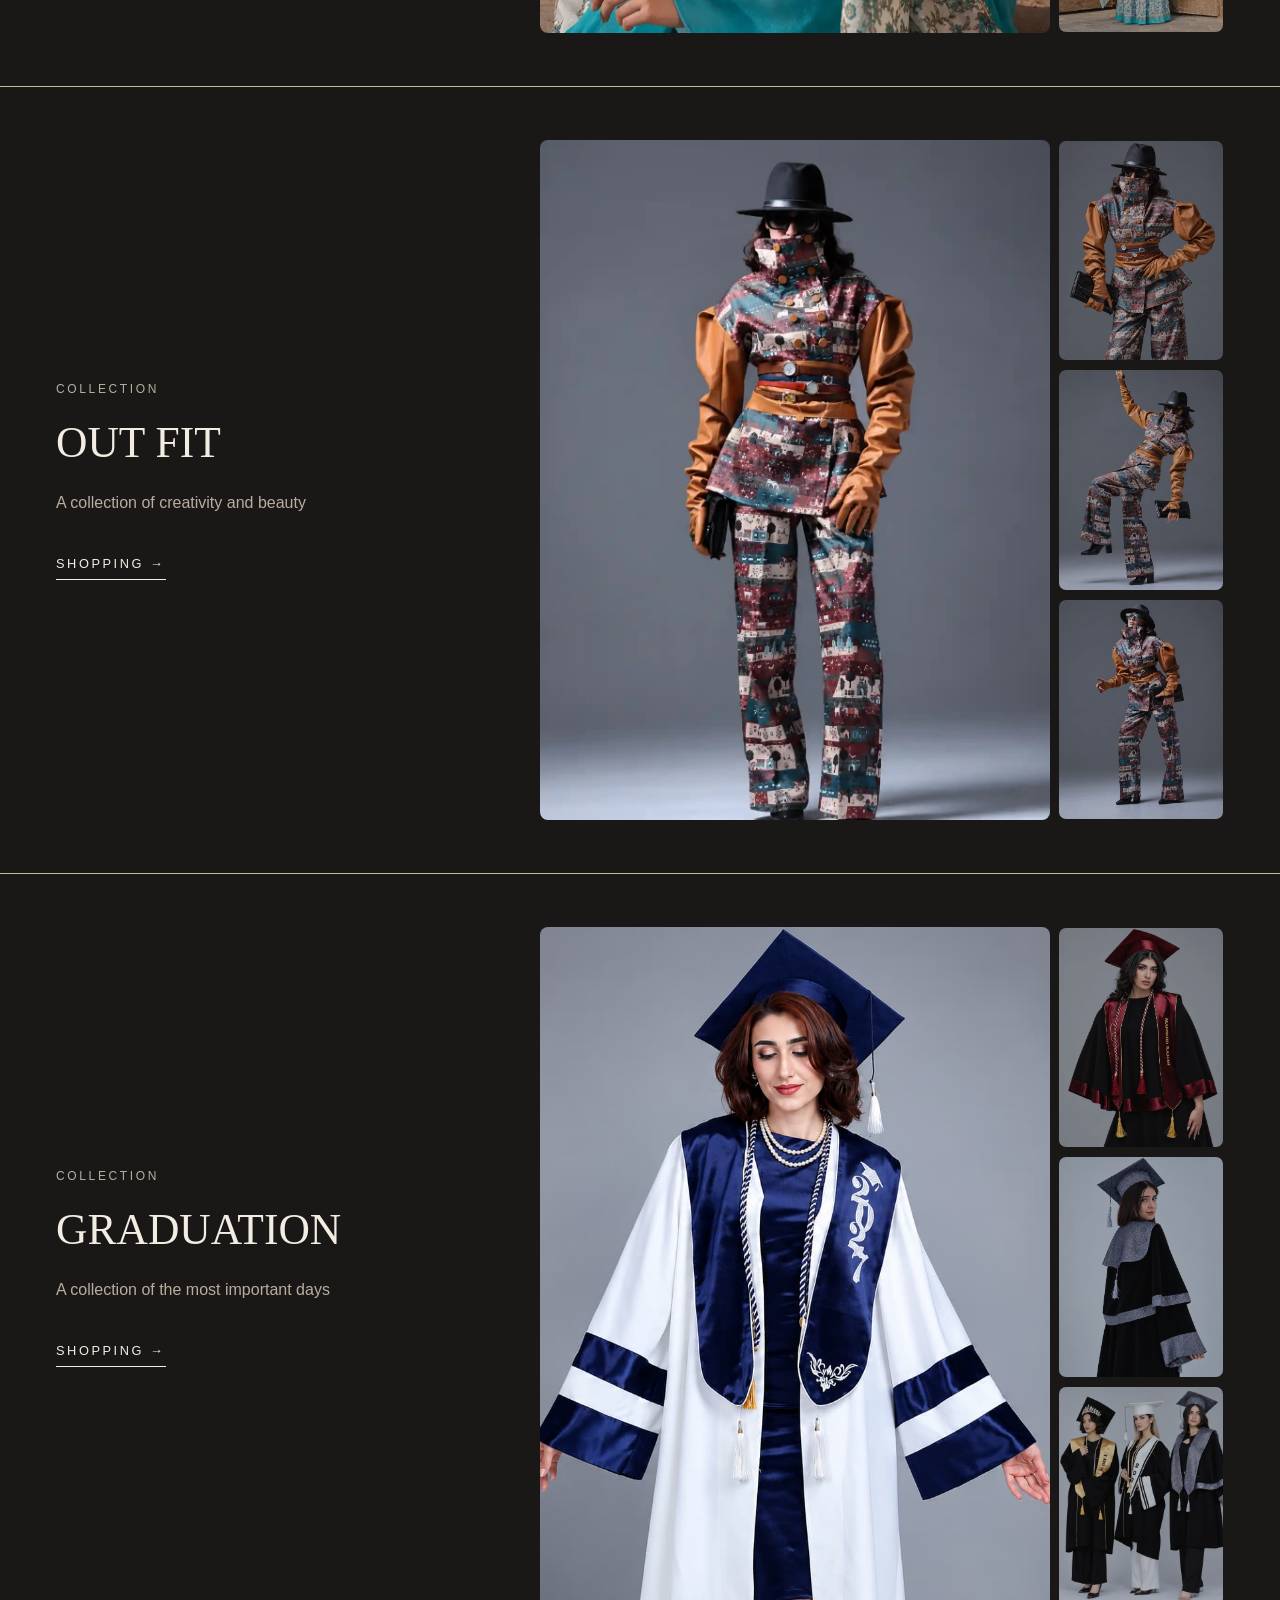
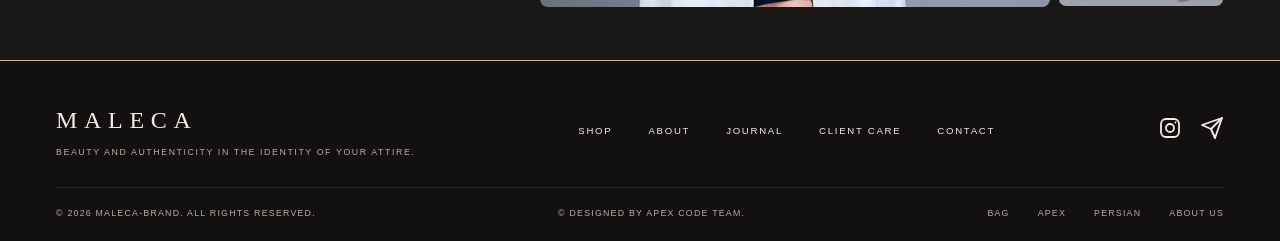
<file: html/collection.html>
<!DOCTYPE html>
<html lang="en">
<head>
  <meta charset="UTF-8">
  <meta name="viewport" content="width=device-width, initial-scale=1.0">
  <title>MALECA | FASHION-STYLE</title>
  <link rel="stylesheet" href="../css/style.css">
  <link rel="stylesheet" href="../css/collection-style.css">
</head>
<body>
  <header class="header">
    <a href="../index.html" class="logo">MALECA</a>

    <button class="menu-toggle" id="menu-toggle" aria-label="Open menu" aria-expanded="false">&#9776;</button>

    <nav class="nav">
      <a href="../index-en.html#hero">Home</a>
      <a href="../index-en.html#edit">Excerpt</a>
      <a href="../index-en.html#best">Popular</a>
      <a href="../index-en.html#philosophy">Story</a>
      <a href="../index-en.html#campaign">Collection</a>
      <a href="../index-en.html#footer">Communication</a>
    </nav>

    <div class="header-actions">
      <a href="#" id="search-open">Search</a>
      <a href="./collection-fa.html">fa</a>
      <a href="#" id="bag-link">Bag (0)</a>

      <svg class="header-actions-svg" xmlns="http://www.w3.org/2000/svg" viewBox="0 0 1302 1208" width="65" height="65">
        <title>Spider Symbol</title>
        <!-- دایره‌ی دور لوگو (اختیاری): از حالت کامنت دربیاور
        <circle cx="650.0" cy="596.4" r="568.7" fill="none" stroke="#000" stroke-width="3"/>
        -->

        <path fill="#f3ece2" fill-rule="evenodd" d="M482.7,812.3 481.7,814.3 474.0,921.3 466.0,990.7 462.7,1011.0 474.3,1057.0 485.3,1090.0 492.3,1107.0 499.3,1121.3 510.0,1138.7 512.7,1142.0 514.0,1142.3 503.0,1114.7 496.0,1092.3 491.7,1075.3 484.0,1036.0 480.7,1008.7 479.3,1008.0 473.3,1010.0 470.0,1009.3 478.0,1006.7 479.7,1004.3 483.7,979.3 494.7,927.0 514.3,824.0 513.7,822.3 507.7,821.7 503.7,820.0 502.0,821.0 482.0,944.0 479.3,955.3 478.7,953.0 485.0,906.7 495.0,822.0 494.7,817.3 489.7,812.0ZM811.0,811.7 807.7,815.7 806.0,819.0 806.0,826.3 823.0,955.7 822.3,956.3 817.7,934.3 799.0,821.0 798.0,820.3 793.3,822.0 787.0,822.3 786.7,825.7 816.7,975.3 821.3,1003.0 823.0,1006.3 832.0,1009.3 831.3,1010.0 828.0,1010.0 822.3,1008.0 821.0,1008.3 816.7,1041.0 809.7,1075.3 799.7,1110.3 787.7,1142.0 789.7,1141.0 801.3,1122.3 815.3,1092.0 826.3,1059.3 838.7,1010.3 831.7,961.3 826.7,916.3 819.3,815.7 818.3,812.3ZM450.3,710.7 449.0,711.3 441.0,726.7 421.0,761.0 374.7,851.3 346.7,903.3 338.7,915.7 342.0,930.7 347.7,985.0 356.0,1045.7 362.0,1074.7 364.0,1080.7 365.3,1081.7 365.3,1031.7 369.0,925.3 359.0,917.0 354.0,914.0 349.3,913.0 348.7,911.7 354.7,906.0 365.3,889.0 426.7,774.0 454.7,725.0 456.3,720.7ZM851.3,710.3 845.3,719.7 845.0,721.7 885.0,793.3 937.3,891.3 948.0,908.3 953.0,912.0 947.0,914.0 932.7,925.0 936.3,1032.0 936.0,1081.0 938.0,1079.7 939.7,1074.0 946.0,1042.3 954.0,984.0 960.0,927.7 962.3,915.3 949.0,893.0 888.7,777.3ZM576.3,658.3 570.0,659.3 563.7,663.3 536.3,715.0 484.7,806.7 488.7,809.3 501.7,813.7 513.0,814.3 511.7,811.0 509.0,808.0 499.0,804.3 497.7,803.0 509.3,786.0 529.0,751.0 575.3,662.3ZM725.3,657.7 724.7,658.3 730.3,672.0 758.7,726.0 783.0,770.3 803.3,803.0 802.0,804.7 796.0,806.3 791.7,808.7 788.0,814.0 798.7,813.7 811.3,810.7 816.7,806.7 773.3,730.7 738.7,665.7 735.0,661.3 728.7,658.3ZM656.0,669.3 655.7,670.3 664.3,679.3 670.3,683.0 674.0,691.0 676.0,698.7 676.3,711.3 673.0,722.3 680.3,717.7 686.3,712.0 694.0,700.0 696.7,693.0 698.0,686.3 698.0,678.3 696.3,670.7 699.0,667.0 700.0,663.7 701.0,663.3 702.0,664.3 755.3,761.0 784.3,812.0 785.3,812.3 788.3,804.3 787.7,800.0 744.7,721.7 719.0,672.7 703.0,645.3 701.0,644.0 691.0,656.7 683.0,663.3 669.0,668.0ZM645.7,669.3 635.3,668.3 621.3,664.3 611.7,658.3 605.0,651.3 600.3,644.3 599.3,644.0 596.7,646.7 585.0,666.3 560.7,714.0 513.3,800.7 513.3,803.7 516.0,812.3 544.0,764.7 598.7,664.3 600.0,663.0 600.7,663.3 601.0,665.3 604.7,670.7 603.0,677.7 603.0,685.3 604.0,691.0 608.0,702.0 614.0,711.3 619.7,717.0 627.3,722.3 625.3,713.7 625.0,705.3 626.7,695.0 630.7,683.0 636.7,679.3 645.7,670.3ZM248.7,623.7 239.3,631.0 234.0,633.3 233.7,634.3 250.3,688.0 262.0,717.0 276.3,746.0 286.3,763.0 291.0,769.3 282.0,738.3 273.7,705.7 265.0,665.3 259.3,633.3 250.0,623.7ZM1052.7,623.0 1043.3,631.0 1042.0,633.3 1026.7,709.0 1018.7,740.7 1010.0,769.7 1011.7,768.3 1024.3,747.3 1041.7,711.0 1053.3,680.0 1067.7,634.7 1067.3,633.0 1060.3,629.7ZM597.3,612.7 597.3,615.3 601.0,617.0 604.7,623.0 610.7,628.3 620.7,631.7 631.7,630.3 637.3,631.7 640.0,634.0 642.0,638.0 641.3,642.3 637.7,645.7 635.0,645.3 632.7,643.0 631.0,643.7 631.0,647.3 632.7,649.7 636.0,651.0 640.0,650.7 643.7,648.7 646.0,646.0 648.0,641.7 648.0,636.3 646.3,632.3 642.7,628.3 639.3,626.3 634.7,625.0 628.0,625.0 623.3,626.0 617.3,625.3 613.3,623.3 610.0,619.7 608.7,614.7 610.0,611.7 613.7,608.7 618.7,608.7 622.3,612.3 628.0,611.3 626.3,607.3 623.3,604.3 619.3,602.7 612.3,603.0 607.3,605.7 602.0,611.3 599.3,611.0ZM704.3,613.3 700.3,612.0 694.7,605.7 690.3,603.3 687.0,602.3 682.7,602.3 677.7,604.3 674.0,608.0 672.7,611.0 673.0,612.0 678.3,611.3 683.0,608.0 687.3,608.3 692.0,613.0 692.3,616.7 691.0,620.0 687.0,624.0 681.7,626.0 666.7,625.0 659.0,628.0 655.0,631.7 653.0,635.0 652.3,642.0 654.0,646.3 659.0,650.7 661.7,651.3 666.0,650.7 669.3,647.0 669.3,643.7 668.7,643.3 667.0,645.0 663.7,646.0 661.3,645.3 658.7,642.0 658.7,637.7 662.3,632.7 666.7,630.7 680.0,631.7 690.0,628.7 696.0,623.7 699.7,617.7 703.3,616.3ZM725.7,598.7 724.3,600.3 724.3,605.3 725.0,607.3 781.3,657.7 838.7,703.3 834.7,711.0 831.7,714.7 823.0,722.0 822.3,720.7 823.7,718.0 825.0,711.3 768.0,664.0 731.0,635.0 729.0,634.3 722.7,640.3 726.0,646.3 740.0,660.3 790.7,707.3 816.3,729.7 819.7,729.7 824.3,732.7 828.0,739.7 836.0,769.7 839.0,776.3 917.0,917.7 930.7,917.7 936.0,916.7 936.3,915.3 873.7,798.7 841.3,741.3 831.3,725.7 832.3,724.0 841.3,717.7 845.3,713.3 849.3,706.3 850.7,701.0 786.0,646.0 736.3,600.7 731.0,597.7ZM575.0,598.0 569.3,598.0 565.7,600.3 513.0,648.0 450.3,701.0 452.0,707.3 455.7,713.0 460.3,717.3 470.3,723.3 471.3,724.7 468.7,727.7 436.0,783.7 365.0,915.7 376.3,917.7 384.0,918.0 385.0,917.0 464.7,772.0 470.7,752.3 474.0,736.0 474.7,728.3 477.0,727.7 485.0,729.7 494.7,721.7 561.0,661.3 576.3,645.3 578.3,641.0 578.0,639.7 572.7,635.0 571.0,635.0 514.3,679.7 476.0,711.7 478.3,719.7 478.0,721.3 470.7,715.7 465.7,709.0 462.7,703.3 519.0,658.3 569.7,614.0 576.3,607.0 577.0,600.3ZM992.3,511.7 991.3,514.0 1011.0,544.3 1057.0,619.0 1060.0,622.3 1068.0,621.7 1068.0,620.0 1057.7,604.0 1023.3,545.7 999.0,508.0 998.0,508.0ZM680.7,493.0 676.0,493.0 671.7,495.0 667.3,499.7 662.3,501.3 661.7,503.7 663.7,504.7 656.3,509.3 652.3,505.3 650.0,505.0 646.7,508.7 640.3,506.0 638.3,506.0 633.7,507.7 631.0,510.7 627.7,509.7 625.7,511.0 625.7,514.0 625.0,514.7 621.3,515.0 618.0,517.7 614.3,524.3 609.0,525.3 604.7,528.7 606.3,535.3 602.0,536.7 599.3,539.3 603.0,545.3 599.0,549.3 598.0,552.3 601.0,558.3 608.0,564.3 606.0,570.3 606.0,576.0 608.7,579.3 614.0,582.7 614.0,590.0 615.0,591.0 618.0,591.3 624.0,590.0 625.7,592.3 626.7,596.3 630.0,599.0 642.7,598.7 650.0,595.0 656.3,598.7 659.0,599.3 666.3,599.0 670.3,599.7 674.7,596.0 675.7,590.3 676.7,589.3 680.3,589.7 684.0,591.3 686.7,591.3 688.0,590.3 688.3,582.3 693.3,579.0 696.0,574.7 693.7,564.3 699.7,558.7 703.3,552.0 703.3,549.7 700.7,546.3 699.7,542.3 698.7,541.3 702.0,536.0 700.0,534.7 696.3,535.7 694.7,535.0 696.7,530.3 696.3,527.7 691.0,524.7 685.0,519.3 678.7,519.3 677.7,518.3 677.7,516.3 675.7,511.7 671.7,508.7 664.7,505.3 666.7,504.7 670.3,505.7 675.3,499.3 677.7,498.7 679.0,499.7 679.3,501.7 677.0,505.3 677.3,506.3 680.0,507.0 682.0,506.0 684.7,502.3 685.0,498.0 684.0,495.7ZM629.7,581.0 635.3,572.3 641.0,567.7 644.7,569.7 645.0,574.7 648.7,583.3 649.7,583.7 653.7,576.0 654.3,570.0 658.7,568.3 668.3,577.3 671.3,581.3 672.0,584.0 671.0,589.0 667.7,593.7 664.0,592.3 657.0,592.7 652.3,589.7 649.7,585.7 648.7,586.0 647.0,589.3 644.0,591.7 640.0,593.0 637.3,593.0 635.0,591.7 631.7,592.7 630.3,591.3 629.7,588.3ZM614.3,542.7 616.7,542.7 622.7,545.3 633.3,552.3 629.0,556.7 624.3,559.7 620.3,561.0 619.7,562.3 625.0,564.0 629.0,564.0 633.3,562.7 635.3,563.3 623.7,581.3 620.3,585.0 619.3,584.3 618.7,578.7 617.7,576.7 613.0,574.3 612.0,573.0 612.7,568.0 616.3,562.0 611.7,560.0 607.7,556.3 605.0,552.3 608.3,546.0ZM686.3,542.3 694.0,545.7 695.3,547.0 695.3,554.3 693.0,557.7 685.7,562.3 689.0,568.0 690.0,573.0 684.3,576.3 683.3,579.0 683.3,584.0 682.0,585.0 674.7,579.7 668.7,568.7 664.7,563.3 667.0,562.3 674.0,564.3 682.3,561.7 681.0,560.0 668.0,552.3 676.3,546.3 683.3,542.7ZM648.3,540.0 653.7,540.0 659.3,543.0 663.0,548.0 664.0,551.0 664.0,554.3 662.0,559.3 658.7,562.7 653.7,565.0 647.7,565.0 644.0,563.3 639.7,559.3 637.7,555.0 637.7,550.7 640.3,545.0 644.7,541.3ZM691.0,533.7 691.3,535.7 690.7,536.3 687.7,536.7 681.3,539.7 675.7,540.3 667.7,543.3 665.3,541.3 669.7,533.0 671.0,528.3 672.7,526.3 676.7,524.0 680.3,523.7 683.0,525.0 689.7,531.3ZM610.7,532.0 614.3,529.3 619.7,528.0 622.0,522.3 623.7,520.7 626.7,520.0 629.3,521.3 632.0,524.7 637.0,542.0 635.3,542.3 633.3,539.0 630.3,536.3 629.7,537.7 632.7,541.0 632.3,542.3 629.7,542.3 615.7,538.3 611.0,535.3ZM637.7,512.3 640.0,512.3 645.7,515.0 649.0,518.3 650.7,522.0 645.7,536.0 644.7,536.0 638.0,529.3 633.7,522.3 633.7,518.3 634.7,515.3ZM664.3,512.0 668.3,515.0 670.3,517.7 671.3,520.3 671.3,523.7 669.3,527.7 665.3,531.7 659.0,536.0 656.3,536.0 655.3,534.0 654.7,525.3 653.0,520.7 658.0,515.0 662.7,512.0ZM872.3,487.3 870.3,488.0 828.7,518.0 743.3,581.3 746.0,588.0 746.0,596.3 750.3,603.3 751.7,603.0 775.0,585.7 876.0,505.7 877.7,503.0 872.7,490.3ZM429.0,487.3 427.0,495.0 424.0,502.0 424.3,504.7 516.3,578.0 551.0,604.0 551.7,603.7 556.0,594.7 556.3,588.0 558.7,582.3 557.3,580.0 430.0,487.0ZM624.0,474.7 624.3,475.7 632.0,476.7 638.3,479.7 642.7,483.0 650.3,491.7 657.7,484.0 663.7,479.7 670.0,476.7 677.7,475.3 675.7,469.7 673.0,465.7 667.3,463.0 663.3,463.0 658.0,465.3 653.0,470.0 650.7,474.0 646.7,468.3 641.0,464.0 637.7,463.0 632.7,463.3 628.3,466.3ZM585.0,465.7 585.7,471.7 587.7,475.0 590.3,477.3 598.3,480.3 604.0,480.3 608.3,479.3 615.0,475.7 618.7,472.0 621.3,467.3 623.0,460.7 623.7,443.7 625.0,440.0 628.3,435.7 632.0,433.7 636.0,433.7 638.7,434.7 641.3,437.0 642.7,439.7 642.7,443.3 642.0,445.0 638.3,447.3 638.0,448.3 641.7,451.7 644.0,452.0 646.0,450.7 648.7,447.3 650.3,443.3 654.0,450.3 658.0,452.7 663.7,448.3 663.7,447.3 661.0,446.7 658.7,444.3 658.0,440.3 659.0,437.7 661.3,435.3 664.7,433.7 670.0,433.7 675.0,437.0 678.0,442.3 680.3,464.7 683.3,471.3 688.3,476.7 691.7,478.7 699.0,480.7 707.0,479.7 712.7,476.7 715.3,473.7 717.0,470.0 716.7,464.0 710.0,461.0 707.0,461.7 706.7,463.0 708.3,466.0 708.3,468.3 704.0,472.0 699.0,472.0 693.7,469.0 691.0,466.0 688.7,461.3 687.3,454.3 686.7,443.0 683.7,435.0 678.0,429.0 670.0,426.0 665.3,426.0 659.3,428.0 654.0,432.7 650.3,439.0 646.7,431.7 642.0,428.0 635.0,426.0 627.3,427.3 623.3,429.7 618.0,436.3 615.7,443.7 615.0,456.3 614.0,460.7 612.0,465.0 608.0,469.3 603.0,472.0 598.3,472.0 595.7,470.7 593.3,467.7 593.3,466.0 595.7,462.3 593.7,460.7 587.3,463.0ZM748.0,415.7 741.7,416.0 730.3,430.3 728.0,432.0 719.7,434.7 715.0,438.7 713.3,441.3 712.7,445.0 713.3,448.0 715.3,451.0 716.7,451.7 721.7,451.3 726.0,452.7 729.3,455.3 734.0,461.7 738.7,458.0 740.3,454.3 738.3,449.7 735.0,446.7 728.3,443.0 737.7,437.7 746.0,425.7 748.7,428.0 751.0,435.0 752.0,435.0 755.3,432.0 756.7,428.0 755.7,422.3 751.0,417.0ZM555.0,415.7 550.7,418.0 547.3,421.7 545.3,426.3 545.3,430.3 548.0,434.0 550.7,435.3 553.0,428.3 555.7,426.0 557.3,427.7 559.7,433.3 563.3,437.7 575.3,443.3 566.7,447.7 562.3,452.3 562.0,455.7 563.0,457.7 568.3,462.3 572.0,457.0 575.7,453.7 586.3,450.7 588.7,447.7 589.0,443.0 587.0,438.7 583.0,435.0 570.7,430.0 566.3,425.3 561.0,416.7 559.0,415.7ZM573.3,409.7 573.7,410.7 582.3,417.3 590.3,420.3 596.0,420.7 602.0,418.7 608.0,418.7 603.7,410.0 599.7,406.3 594.0,404.0 585.7,404.0 580.7,406.0 576.0,409.3ZM726.7,409.3 724.7,409.0 720.7,406.0 716.0,404.0 711.0,403.3 706.7,404.0 702.0,406.0 697.0,410.3 692.3,419.0 700.7,418.0 707.7,420.3 712.0,420.3 720.3,416.7ZM744.3,292.7 743.7,297.3 747.3,301.7 751.3,303.0 761.3,303.7 764.3,304.7 772.0,310.3 770.3,302.0 768.3,297.7 766.0,294.3 761.0,290.0 756.0,288.0 751.0,288.0 747.3,289.7ZM557.0,292.3 553.7,289.3 549.0,287.7 545.0,288.0 540.3,290.0 535.0,294.7 533.0,297.7 528.7,311.0 529.3,311.3 533.7,307.0 537.7,304.7 543.7,303.0 551.7,303.0 554.7,301.7 558.0,297.3 558.0,294.3ZM526.3,333.3 526.7,341.0 527.7,341.3 532.0,334.3 538.7,328.0 546.3,324.7 554.3,323.3 555.3,324.0 554.7,329.3 560.0,333.7 559.0,334.0 552.3,332.0 547.7,332.0 540.7,334.0 535.7,337.3 532.0,341.0 528.7,346.3 526.7,352.3 526.7,365.0 530.3,376.0 537.7,386.7 545.3,393.7 553.7,398.3 559.7,400.3 567.0,401.3 571.3,401.0 579.0,399.3 583.7,397.3 590.0,392.7 593.3,388.3 594.7,388.3 599.7,392.3 605.0,394.3 615.3,394.3 616.3,395.3 618.3,401.7 623.0,407.0 638.7,416.7 641.0,416.3 645.3,412.7 650.7,416.7 656.7,413.0 660.3,417.0 661.7,417.0 666.7,413.0 673.7,410.3 680.0,406.3 684.0,401.3 686.7,394.7 693.0,395.0 696.3,394.3 702.0,392.0 708.0,387.7 715.0,395.0 721.0,398.3 726.3,400.0 736.0,401.0 742.0,400.3 748.3,398.3 760.0,391.0 767.7,382.7 774.0,369.7 776.0,360.0 775.3,350.3 773.7,345.0 771.3,341.3 767.0,337.0 762.7,334.0 756.7,332.0 751.7,331.7 746.0,333.3 745.0,332.7 747.7,329.3 747.3,324.7 748.0,324.0 758.0,325.7 764.0,328.7 770.0,334.7 774.7,342.7 775.7,339.0 775.7,334.0 774.3,328.7 772.3,324.7 767.3,320.0 761.3,317.0 752.7,315.0 741.7,315.0 738.0,317.7 738.0,328.7 739.3,332.0 742.3,334.7 738.3,337.7 734.3,344.0 733.7,351.0 734.7,354.0 738.0,359.0 741.3,362.0 741.0,350.3 743.3,345.7 745.7,343.3 749.0,341.7 752.0,341.0 757.0,342.0 760.3,344.0 764.0,347.7 767.0,354.3 767.3,361.0 765.3,368.7 762.0,375.3 758.7,379.7 751.3,386.3 743.3,390.7 734.7,392.7 729.7,392.0 723.7,389.7 718.0,384.7 716.3,381.0 718.7,375.0 717.7,368.7 728.0,362.7 724.0,355.3 724.7,342.3 720.7,334.3 717.3,331.0 712.3,328.0 714.3,321.3 714.7,313.7 709.7,296.3 708.0,294.0 699.7,292.0 694.7,286.3 691.0,277.7 691.0,270.0 693.0,264.3 695.3,260.7 700.0,256.0 706.7,252.3 711.7,251.0 717.3,251.0 723.0,252.3 729.3,256.0 733.0,259.7 736.7,265.7 738.0,270.7 737.3,278.0 733.3,283.7 730.0,286.0 726.7,287.0 722.7,285.0 721.3,280.3 720.3,279.3 717.3,282.7 716.0,287.3 717.7,293.0 720.3,295.7 727.0,297.3 735.0,294.7 738.0,292.7 742.3,288.0 746.7,279.0 747.3,269.0 743.7,258.3 737.3,250.3 727.0,244.0 716.3,241.7 709.3,242.0 701.7,244.3 695.3,248.0 689.3,253.7 687.0,256.7 683.0,265.7 682.0,270.7 682.3,278.3 681.3,279.3 676.3,279.7 669.7,278.0 663.3,278.0 655.0,281.3 651.0,284.7 646.7,281.3 641.7,279.0 637.0,278.3 626.7,279.7 621.0,279.0 620.3,278.3 620.3,270.3 619.3,265.7 615.3,256.7 608.0,248.7 599.0,243.7 589.7,241.7 580.3,242.7 572.0,246.0 563.3,252.7 559.7,257.3 556.0,264.7 554.7,270.0 555.0,277.7 556.7,283.0 560.3,289.3 565.0,293.7 571.0,296.7 577.3,297.0 580.0,296.3 583.7,293.7 585.3,289.7 584.7,284.0 581.3,279.7 580.0,279.7 580.0,282.3 577.3,285.7 573.7,286.3 568.3,283.0 565.3,277.0 565.0,270.0 566.3,265.3 569.7,259.7 575.3,254.7 580.0,252.3 585.7,251.0 592.0,251.3 597.7,253.3 603.7,257.3 608.0,262.0 610.7,267.3 611.7,272.7 610.7,280.7 605.3,290.7 603.7,292.0 599.7,292.3 596.3,293.7 590.3,301.3 590.0,305.7 587.0,315.7 587.3,322.0 589.7,328.0 581.7,335.3 577.7,343.3 577.3,349.7 578.3,356.0 577.0,359.3 573.7,363.7 582.0,366.7 585.7,369.0 583.7,373.3 583.7,376.3 586.3,381.3 583.0,386.7 577.3,390.7 570.7,392.7 566.3,392.7 558.7,390.7 552.3,387.3 548.3,384.3 540.7,375.7 537.7,370.3 535.3,363.3 535.0,356.3 537.7,349.3 541.3,345.0 548.0,341.7 552.3,341.7 555.0,342.7 559.7,346.7 560.7,348.7 560.7,352.7 559.7,355.0 560.7,362.0 566.3,355.7 568.7,350.3 568.3,344.0 566.0,339.3 560.0,334.3 560.3,333.3 563.3,332.0 565.0,327.3 565.3,321.3 563.7,317.0 560.3,315.0 554.3,314.3 540.0,317.3 535.0,320.0 530.3,324.3ZM711.0,373.0 711.0,374.0 702.3,382.7 696.0,386.7 691.0,388.0 681.3,387.7 679.0,395.7 674.3,401.3 669.7,404.0 663.7,406.0 660.3,409.0 659.3,408.3 656.7,403.3 654.7,396.3 654.7,384.3 656.0,372.3 657.3,370.7 662.3,369.3 664.7,372.0 678.7,382.7 673.7,365.3 672.3,363.0 675.7,358.0 676.7,357.7 681.3,360.0 703.0,366.0 707.0,368.3ZM591.0,373.7 596.0,368.3 599.3,366.3 612.3,363.0 627.7,357.0 628.3,360.3 631.0,363.0 627.0,370.7 623.3,382.3 640.0,369.3 644.7,370.3 650.0,387.7 650.3,395.0 649.3,398.0 646.7,402.3 640.3,409.0 637.0,406.0 630.3,402.7 626.3,399.3 622.7,393.3 621.3,387.3 612.7,388.0 605.3,386.3 599.7,382.7ZM649.3,326.0 657.0,326.7 665.0,330.7 670.3,336.7 672.7,343.7 672.0,351.0 668.7,357.3 663.0,362.3 659.0,364.3 654.3,365.3 646.0,364.7 638.7,361.0 633.7,355.3 631.3,348.0 631.7,340.7 635.7,333.3 640.7,329.0ZM602.0,299.0 606.3,299.7 611.3,302.7 621.0,315.3 632.3,328.3 628.7,332.0 612.7,330.7 604.3,331.0 605.7,332.7 615.0,337.7 625.3,344.7 626.0,346.0 612.0,357.7 605.0,360.7 596.3,361.7 585.0,358.3 584.0,357.0 585.3,353.0 585.3,344.7 587.7,339.7 593.3,334.0 600.3,330.7 595.7,323.3 595.0,314.7 599.3,303.0 599.7,300.0ZM698.3,299.0 701.7,298.7 703.0,299.7 703.3,304.7 706.0,310.0 707.3,315.0 706.0,325.0 702.3,330.3 707.0,332.3 711.0,335.3 715.0,340.0 716.7,344.3 716.7,353.3 718.0,357.7 710.3,360.3 703.0,360.7 695.3,358.7 687.3,354.0 678.3,346.3 678.3,345.3 682.7,341.7 697.0,332.7 698.3,331.0 674.3,331.3 671.0,328.3 680.7,316.7 687.7,305.7 691.7,301.7ZM618.3,285.7 619.3,285.0 624.3,287.0 638.3,285.7 645.0,288.7 650.7,294.3 656.0,288.7 661.7,285.7 678.3,287.3 683.7,285.3 684.7,288.7 684.0,299.3 682.0,305.3 678.0,311.3 670.7,318.0 661.3,323.0 659.3,320.3 658.7,313.7 657.0,314.3 656.0,313.3 653.7,308.3 651.3,299.3 650.3,298.3 645.0,314.7 644.0,315.7 642.3,312.3 642.7,320.7 639.0,322.7 628.3,316.0 624.7,312.3 620.7,306.0 618.0,297.7ZM712.0,230.0 708.0,226.7 704.3,225.3 699.7,225.3 695.7,227.0 692.7,229.7 688.3,235.7 676.3,239.3 672.0,241.7 669.3,244.3 668.0,246.7 667.0,251.7 668.0,256.7 671.3,260.3 673.7,261.3 678.3,261.3 682.0,259.0 683.0,256.7 677.3,251.3 677.3,250.0 678.7,248.7 689.3,245.3 700.3,234.3 702.0,235.3 703.0,238.0 704.7,239.7 709.0,239.0 714.3,239.7 715.0,239.0 714.7,235.7ZM590.7,229.7 588.0,235.3 588.0,237.7 589.0,239.0 595.0,240.0 599.7,235.3 601.0,235.3 613.3,245.3 617.7,247.3 624.0,248.3 625.3,250.3 624.0,251.7 620.3,252.7 618.3,255.0 619.0,257.7 621.7,260.3 625.7,261.3 628.7,260.7 633.3,256.0 634.3,249.7 633.7,246.3 631.3,242.3 626.7,239.3 615.3,235.7 607.0,226.7 603.0,225.3 598.7,225.3 593.3,227.3ZM681.7,223.7 677.3,218.3 673.3,216.3 666.0,216.0 660.3,218.3 656.0,222.7 653.0,229.0 653.0,234.7 654.0,238.0 665.0,232.7 677.3,225.3 681.7,225.3ZM619.3,223.7 619.3,225.0 624.3,225.0 633.7,231.3 644.0,236.0 647.0,238.3 647.7,238.0 648.3,234.3 647.7,227.3 645.7,223.0 640.7,218.0 634.0,215.7 629.0,216.0 623.7,218.7ZM620.7,187.0 605.7,191.3 593.7,196.3 580.7,203.3 567.7,212.3 557.3,221.3 546.3,233.0 538.0,244.0 530.3,256.0 523.3,269.7 517.7,283.7 513.3,297.3 509.3,316.3 507.3,336.3 507.3,348.0 508.3,361.3 511.3,379.0 516.3,397.0 524.3,416.7 533.0,432.3 545.7,450.3 554.7,461.0 576.0,481.3 596.0,495.7 604.0,500.7 607.0,501.7 584.7,483.3 574.3,473.0 556.3,452.3 547.3,439.7 537.7,423.0 527.0,398.7 522.0,382.7 519.0,368.0 517.3,352.0 517.3,336.0 519.3,318.0 522.3,304.0 526.3,291.0 532.0,276.7 540.0,262.7 548.7,250.7 562.7,236.0 578.3,224.0 592.3,216.3 602.7,212.0 620.0,207.0 630.3,205.0 644.3,203.7 659.3,203.7 677.7,206.0 692.3,209.7 703.3,213.7 716.3,220.0 729.0,228.0 742.7,239.7 753.7,251.7 763.0,265.3 771.0,280.7 775.7,292.7 779.3,305.3 782.7,322.0 784.3,338.0 783.3,363.3 779.7,383.7 773.7,403.0 767.3,417.0 755.0,438.7 739.0,460.0 726.0,474.0 710.0,489.3 694.0,501.7 694.7,502.0 717.0,487.7 729.0,478.0 739.7,468.0 752.3,454.3 761.0,443.0 768.0,432.7 777.3,416.0 783.3,402.0 787.3,390.0 791.3,373.0 793.3,358.3 794.0,348.3 793.3,326.7 789.3,303.3 785.3,289.0 780.3,275.3 773.3,260.7 767.3,250.3 750.0,227.7 741.3,219.0 730.0,209.7 717.3,201.3 705.7,195.3 695.7,191.3 680.7,187.0 658.7,184.0 637.3,184.3ZM764.7,45.7 777.0,56.0 810.3,88.3 817.3,94.0 821.0,110.0 838.0,153.7 854.0,188.7 858.7,191.3 854.0,196.3 850.3,202.0 851.0,267.7 849.7,324.3 850.0,327.3 857.0,332.7 855.3,334.0 849.3,335.7 812.0,422.3 808.0,432.3 807.3,436.3 791.7,448.7 757.3,478.0 734.7,498.7 732.3,501.7 771.0,477.7 815.3,447.3 822.3,449.7 831.7,450.3 832.0,451.0 712.0,519.7 716.0,524.7 720.0,534.3 721.0,539.7 721.0,548.0 718.0,558.0 712.0,570.0 707.0,578.0 701.0,585.0 715.0,578.7 727.7,571.3 770.0,543.3 849.0,487.7 867.3,473.7 873.7,467.3 873.3,479.7 875.0,487.3 878.3,492.7 879.7,485.3 879.7,478.7 880.7,477.7 886.0,494.3 886.7,499.3 914.3,513.7 934.0,521.7 958.7,530.3 971.7,533.7 972.3,529.0 974.0,527.7 975.0,529.3 975.7,535.3 1041.0,622.0 1042.3,622.7 1045.0,618.0 1045.0,616.7 1041.7,610.7 1008.0,558.7 981.3,520.3 980.0,519.7 975.3,525.0 974.3,524.3 974.3,522.0 976.3,516.0 955.0,509.3 887.7,485.7 886.7,483.7 888.3,462.7 889.3,462.3 894.0,467.0 902.0,472.7 917.3,481.7 940.7,493.7 963.0,503.7 977.3,508.0 995.0,507.7 996.0,506.7 971.7,497.0 884.3,451.7 883.3,452.0 882.0,464.0 880.3,468.0 879.0,453.3 878.0,453.0 775.7,525.0 732.7,557.3 731.7,556.7 734.3,545.7 733.7,535.7 730.7,527.3 731.7,526.0 806.7,472.7 826.0,459.7 841.7,450.3 851.7,427.0 879.7,369.3 895.0,329.3 890.7,298.0 882.3,205.3 885.7,190.0 887.7,184.7 891.7,177.7 891.7,176.3 883.7,167.0 873.7,151.0 847.7,104.0 839.7,86.3 812.0,65.3 794.0,53.0ZM882.7,331.3 883.3,333.0 845.0,422.3 837.0,442.7 836.7,445.3 835.3,446.0 828.0,443.7 827.7,442.3 832.3,432.0 848.7,385.3 861.7,343.7ZM879.7,183.0 880.3,184.3 877.0,191.3 872.7,204.3 872.7,215.0 881.0,296.3 884.0,316.0 887.0,324.3 881.0,328.0 869.3,330.3 868.7,329.3 866.0,203.3 872.7,190.7ZM807.3,68.7 829.3,84.0 834.7,89.0 841.0,106.0 858.3,140.3 872.0,163.3 882.3,177.0 882.0,178.0 876.7,181.0 871.3,185.7 869.7,185.7 858.7,162.3 832.7,102.3 829.3,92.7 832.7,88.7 829.3,88.0 808.7,71.0ZM537.3,45.3 508.7,52.0 486.7,67.0 461.0,86.3 446.0,117.3 431.0,144.3 418.0,166.0 409.0,176.7 415.0,189.0 418.0,203.0 418.0,209.0 411.0,289.0 407.7,318.3 405.7,329.0 421.0,368.7 451.0,430.3 459.3,450.0 477.0,460.7 496.7,474.0 568.0,524.7 571.0,525.7 575.0,524.0 574.0,525.7 570.3,528.3 567.3,537.3 567.3,545.7 569.7,557.0 568.0,556.7 549.0,541.7 441.7,466.3 421.3,451.0 419.0,451.0 403.0,460.0 379.7,471.0 328.0,498.0 303.3,507.7 275.3,549.7 233.3,620.0 233.3,621.7 242.0,622.0 244.3,619.0 276.7,565.7 309.0,515.3 309.7,512.7 306.3,508.3 306.7,507.7 324.0,508.0 330.3,506.7 343.0,502.0 361.0,493.7 391.0,478.0 406.0,468.0 413.3,460.7 414.3,461.3 415.0,470.0 417.3,483.3 416.3,485.0 359.3,505.0 325.0,515.7 324.7,517.3 326.3,522.7 325.3,524.7 321.0,520.3 320.0,520.7 290.3,562.3 260.3,609.3 256.7,616.7 257.0,619.0 259.3,622.0 260.7,622.0 286.0,587.3 325.0,536.7 326.3,529.0 327.3,527.7 328.7,529.0 329.7,534.0 334.0,533.0 374.7,519.0 391.0,512.0 415.3,499.0 416.3,496.3 419.7,495.7 422.7,493.0 426.7,486.0 428.0,480.7 427.3,468.3 428.0,466.7 432.3,472.0 444.3,481.7 533.0,544.7 574.0,572.3 595.7,583.7 598.3,584.3 587.7,566.3 584.0,558.0 581.3,549.0 581.0,539.3 582.3,532.3 586.3,523.7 589.7,519.7 574.3,510.3 553.0,499.0 498.0,467.0 469.3,451.3 486.7,447.3 521.3,471.7 559.7,496.3 571.0,502.3 533.3,468.3 494.3,436.3 492.7,430.0 481.7,402.7 454.7,341.0 451.0,335.3 445.0,332.7 451.7,326.7 452.3,325.0 450.0,259.3 451.3,202.0 443.0,191.0 447.7,189.0 462.7,156.3 480.7,110.7 483.7,100.0 483.3,94.3 499.0,80.7 524.7,55.7ZM418.3,331.7 428.3,337.7 437.3,341.7 439.0,343.7 472.0,440.3 473.7,442.3 473.3,443.7 466.7,446.0 464.7,445.0 453.7,415.7 428.7,359.0 417.7,332.3ZM421.3,183.0 423.7,184.7 428.7,191.7 434.7,203.3 433.0,303.3 432.0,329.7 431.3,330.3 424.0,329.0 414.7,324.3 417.7,313.0 420.7,292.0 427.7,223.7 428.0,204.0ZM495.0,67.7 495.3,68.3 473.7,87.0 469.3,89.0 472.0,91.3 472.0,92.7 466.0,109.7 442.0,164.0 431.7,184.7 429.7,185.0 419.3,178.0 418.7,176.7 426.7,167.0 438.7,147.3 457.7,111.3 462.7,100.7 467.0,88.7Z"/>

      </svg>
    </div>
  </header>

  <div class="search-bar" id="search-bar">
    <input type="search" id="search-input" placeholder="Search products..." aria-label="Search products">
    <button id="search-close" aria-label="Close search">&times;</button>
  </div>

  <!-- ========== COLLECTION (EN) ========== -->
  <section class="collection" id="collection-1">
    <div class="collection-text">
      <p class="eyebrow">Collection</p>
      <h2>Princess Diana</h2>
      <p>A collection of originality and ambition</p>
      <a href="./product-detail.html?id=collection-diana" class="link">shopping</a>
    </div>

    <div class="collection-gallery">
      <div class="collection-main">
        <img src="../pic/diana c/prencess diana.webp" alt="Princess Diana collection - pic 1">
      </div>
      <div class="collection-thumbs">
        <button type="button" class="collection-thumb">
          <img src="../pic/diana c/prencess diana2.webp" alt="Princess Diana collection - pic 2">
        </button>
        <button type="button" class="collection-thumb">
          <img src="../pic/diana c/prencess diana3.webp" alt="Princess Diana collection - pic 3">
        </button>
        <button type="button" class="collection-thumb">
          <img src="../pic/diana c/diana4.png" alt="Princess Diana collection - pic 4">
        </button>
      </div>
    </div>
  </section>

  <section class="collection" id="collection-2">
    <div class="collection-text">
      <p class="eyebrow">Collection</p>
      <h2>Turquoise authenticity</h2>
      <p>A collection of colors and Iran</p>
      <a href="./product-detail.html?id=collection-turquoise" class="link">shopping</a>
    </div>

    <div class="collection-gallery">
      <div class="collection-main">
        <img src="../pic/firoze c/blue-maleca.webp" alt="Turquoise authenticity collection - pic 1">
      </div>
      <div class="collection-thumbs">
        <button type="button" class="collection-thumb">
          <img src="../pic/firoze c/blue2.webp" alt="Turquoise authenticity collection - pic 2">
        </button>
        <button type="button" class="collection-thumb">
          <img src="../pic/firoze c/blue3.webp" alt="Turquoise authenticity collection - pic 3">
        </button>
        <button type="button" class="collection-thumb">
          <img src="../pic/firoze c/blue5.webp" alt="Turquoise authenticity collection - pic 4">
        </button>
      </div>
    </div>
  </section>

  <section class="collection" id="collection-3">
    <div class="collection-text">
      <p class="eyebrow">Collection</p>
      <h2>out fit</h2>
      <p>A collection of creativity and beauty</p>
      <a href="./product-detail.html?id=collection-outfit" class="link">shopping</a>
    </div>

    <div class="collection-gallery">
      <div class="collection-main">
        <img src="../pic/out-fit c/out-fit1.webp" alt="out fit collection - pic 1">
      </div>
      <div class="collection-thumbs">
        <button type="button" class="collection-thumb">
          <img src="../pic/out-fit c/outfit2.webp" alt="out fit collection - pic 2">
        </button>
        <button type="button" class="collection-thumb">
          <img src="../pic/out-fit c/outfit3.webp" alt="out fit collection - pic 3">
        </button>
        <button type="button" class="collection-thumb">
          <img src="../pic/out-fit c/outfit4.webp" alt="out fit collection - pic 4">
        </button>
      </div>
    </div>
  </section>

  <section class="collection" id="collection-4">
    <div class="collection-text">
      <p class="eyebrow">Collection</p>
      <h2>graduation</h2>
      <p>A collection of the most important days</p>
      <a href="./product-detail.html?id=collection-graduation" class="link">shopping</a>
    </div>

    <div class="collection-gallery">
      <div class="collection-main">
        <img src="../pic/graduation c/graduation.jpg" alt="graduation collection - pic 1">
      </div>
      <div class="collection-thumbs">
        <button type="button" class="collection-thumb">
          <img src="../pic/graduation c/graduation4.webp" alt="graduation collection - pic 2">
        </button>
        <button type="button" class="collection-thumb">
          <img src="../pic/graduation c/graduation2.webp" alt="graduation collection - pic 3">
        </button>
        <button type="button" class="collection-thumb">
          <img src="../pic/graduation c/graduation5.webp" alt="graduation collection - pic 4">
        </button>
      </div>
    </div>
  </section>

  <!-- footer -->
  <footer class="footer" id="footer">
    <div class="footer-top">
      <div>
        <a href="#" class="logo">MALECA</a>
        <p class="footer-tag">Beauty and authenticity in the identity of your attire.</p>
      </div>
      <nav class="footer-nav">
        <a href="#">Shop</a>
        <a href="#">About</a>
        <a href="#">Journal</a>
        <a href="#">Client Care</a>
        <a href="#">Contact</a>
      </nav>
      <div class="socials">
        <a href="#" aria-label="Instagram">
          <svg xmlns="http://www.w3.org/2000/svg" viewBox="0 0 24 24" width="24" height="24" fill="none" stroke="#f3ece2" stroke-width="1.8" stroke-linecap="round" stroke-linejoin="round">
            <rect x="3" y="3" width="18" height="18" rx="5"/>
            <circle cx="12" cy="12" r="4"/>
            <circle cx="17.5" cy="6.5" r="1" fill="#f3ece2" stroke="none"/>
          </svg>
        </a>
        <a href="#" aria-label="Telegram">
          <svg xmlns="http://www.w3.org/2000/svg" viewBox="0 0 24 24" width="24" height="24" fill="none" stroke="#f3ece2" stroke-width="1.8" stroke-linecap="round" stroke-linejoin="round">
            <path d="M22 2 11 13"/>
            <path d="m22 2-7 20-4-9-9-4Z"/>
            <path d="m11 13 4 9"/>
          </svg>
        </a>
      </div>
    </div>
    <div class="footer-bottom">
      <p>© 2026 MALECA-BRAND. All rights reserved.</p>
      <p>© Designed by Apex code team.</p>
      <nav>
        <a href="./cart.html">bag</a>
        <a href="#">Apex</a>
        <a href="./collection-fa.html">persian</a>
        <a href="./story.html">about us</a>
      </nav>
    </div>
  </footer>

  <script src="../js/collection.js" defer></script>
  <script src="../js/index-java.js" defer></script>
  <script src="../js/cart.js" defer></script>
</body>
</html>
</file>
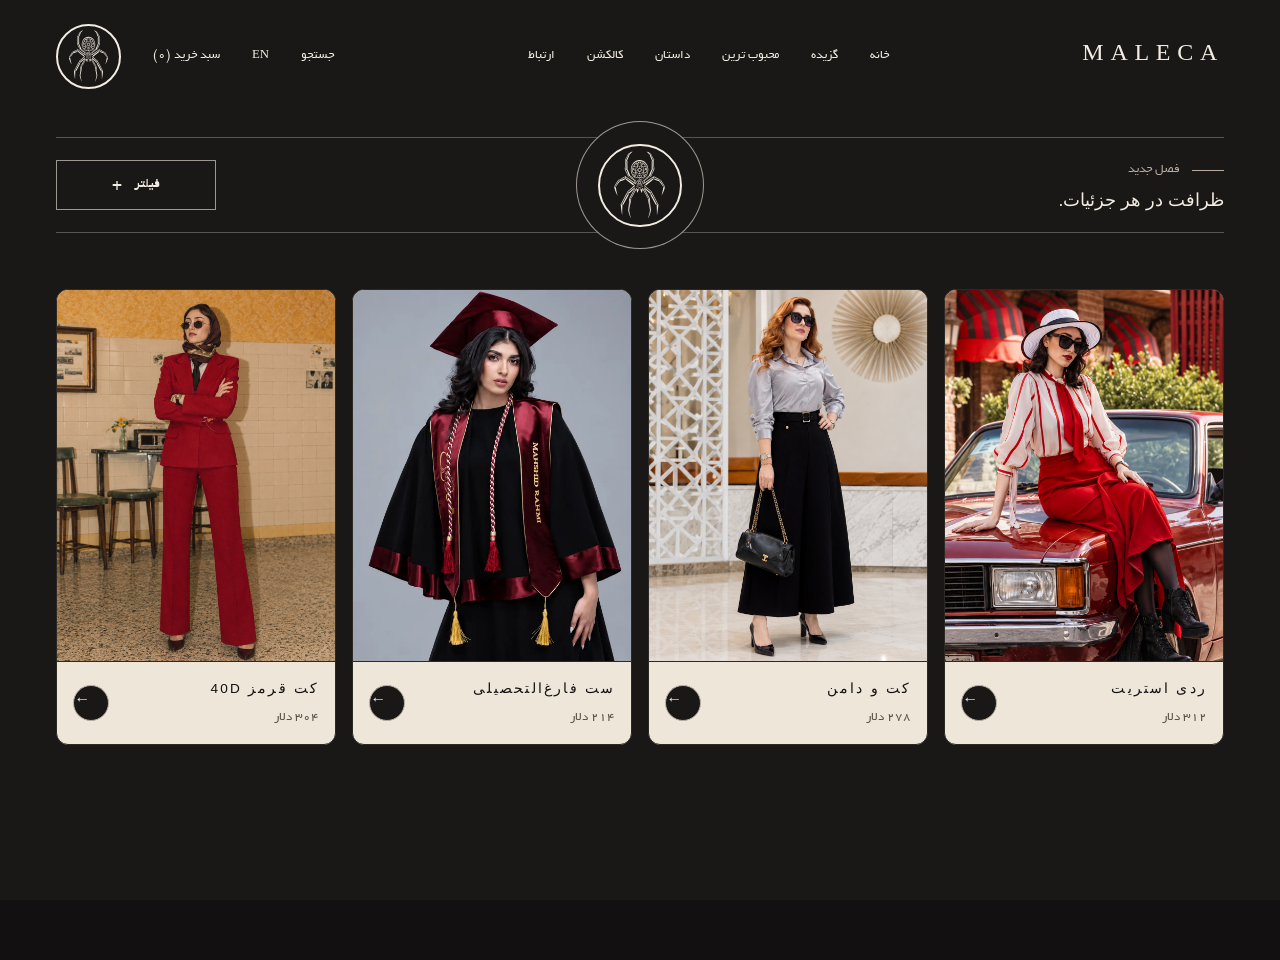
<file: html/product-fa.html>
<!DOCTYPE html>
<html lang="fa" dir="rtl">
<head>
  <meta charset="UTF-8">
  <meta name="viewport" content="width=device-width, initial-scale=1.0">
  <title>محصولات | MALECA</title>
  <link rel="stylesheet" href="../css/style.css">
  <link rel="stylesheet" href="../css/style-fa.css">
  <link rel="stylesheet" href="../css/product.css">
  <link rel="stylesheet" href="../css/Product detail.css">

  <script src="../js/cart.js" defer></script>
</head>
<body>
  <script src="../js/logo.js"></script>

  <header class="header">
    <a href="../index-fa.html" class="logo">MALECA</a>

    <button class="menu-toggle" id="menu-toggle" aria-label="باز کردن منو" aria-expanded="false">&#9776;</button>

    <nav class="nav">
      <a href="../index.html#hero">خانه</a>
      <a href="../index.html#edit">گزیده</a>
      <a href="../index.html#best">محبوب ترین</a>
      <a href="../index.html#philosophy">داستان</a>
      <a href="../index.html#campaign">کالکشن</a>
      <a href="../index.html#footer">ارتباط</a>
    </nav>

    <div class="header-actions">
      <a href="#" id="search-open">جستجو</a>
      <a href="./product.html" id="lang-switch">en</a>
      <a href="#" id="bag-link" data-label="سبد خرید">سبد خرید (0)</a>

     <svg class="header-actions-svg" xmlns="http://www.w3.org/2000/svg" viewBox="0 0 1302 1208" width="65" height="65">
        <title>Spider Symbol</title>
        <!-- دایره‌ی دور لوگو (اختیاری): از حالت کامنت دربیاور
        <circle cx="650.0" cy="596.4" r="568.7" fill="none" stroke="#000" stroke-width="3"/>
        -->

        <path fill="#f3ece2" fill-rule="evenodd" d="M482.7,812.3 481.7,814.3 474.0,921.3 466.0,990.7 462.7,1011.0 474.3,1057.0 485.3,1090.0 492.3,1107.0 499.3,1121.3 510.0,1138.7 512.7,1142.0 514.0,1142.3 503.0,1114.7 496.0,1092.3 491.7,1075.3 484.0,1036.0 480.7,1008.7 479.3,1008.0 473.3,1010.0 470.0,1009.3 478.0,1006.7 479.7,1004.3 483.7,979.3 494.7,927.0 514.3,824.0 513.7,822.3 507.7,821.7 503.7,820.0 502.0,821.0 482.0,944.0 479.3,955.3 478.7,953.0 485.0,906.7 495.0,822.0 494.7,817.3 489.7,812.0ZM811.0,811.7 807.7,815.7 806.0,819.0 806.0,826.3 823.0,955.7 822.3,956.3 817.7,934.3 799.0,821.0 798.0,820.3 793.3,822.0 787.0,822.3 786.7,825.7 816.7,975.3 821.3,1003.0 823.0,1006.3 832.0,1009.3 831.3,1010.0 828.0,1010.0 822.3,1008.0 821.0,1008.3 816.7,1041.0 809.7,1075.3 799.7,1110.3 787.7,1142.0 789.7,1141.0 801.3,1122.3 815.3,1092.0 826.3,1059.3 838.7,1010.3 831.7,961.3 826.7,916.3 819.3,815.7 818.3,812.3ZM450.3,710.7 449.0,711.3 441.0,726.7 421.0,761.0 374.7,851.3 346.7,903.3 338.7,915.7 342.0,930.7 347.7,985.0 356.0,1045.7 362.0,1074.7 364.0,1080.7 365.3,1081.7 365.3,1031.7 369.0,925.3 359.0,917.0 354.0,914.0 349.3,913.0 348.7,911.7 354.7,906.0 365.3,889.0 426.7,774.0 454.7,725.0 456.3,720.7ZM851.3,710.3 845.3,719.7 845.0,721.7 885.0,793.3 937.3,891.3 948.0,908.3 953.0,912.0 947.0,914.0 932.7,925.0 936.3,1032.0 936.0,1081.0 938.0,1079.7 939.7,1074.0 946.0,1042.3 954.0,984.0 960.0,927.7 962.3,915.3 949.0,893.0 888.7,777.3ZM576.3,658.3 570.0,659.3 563.7,663.3 536.3,715.0 484.7,806.7 488.7,809.3 501.7,813.7 513.0,814.3 511.7,811.0 509.0,808.0 499.0,804.3 497.7,803.0 509.3,786.0 529.0,751.0 575.3,662.3ZM725.3,657.7 724.7,658.3 730.3,672.0 758.7,726.0 783.0,770.3 803.3,803.0 802.0,804.7 796.0,806.3 791.7,808.7 788.0,814.0 798.7,813.7 811.3,810.7 816.7,806.7 773.3,730.7 738.7,665.7 735.0,661.3 728.7,658.3ZM656.0,669.3 655.7,670.3 664.3,679.3 670.3,683.0 674.0,691.0 676.0,698.7 676.3,711.3 673.0,722.3 680.3,717.7 686.3,712.0 694.0,700.0 696.7,693.0 698.0,686.3 698.0,678.3 696.3,670.7 699.0,667.0 700.0,663.7 701.0,663.3 702.0,664.3 755.3,761.0 784.3,812.0 785.3,812.3 788.3,804.3 787.7,800.0 744.7,721.7 719.0,672.7 703.0,645.3 701.0,644.0 691.0,656.7 683.0,663.3 669.0,668.0ZM645.7,669.3 635.3,668.3 621.3,664.3 611.7,658.3 605.0,651.3 600.3,644.3 599.3,644.0 596.7,646.7 585.0,666.3 560.7,714.0 513.3,800.7 513.3,803.7 516.0,812.3 544.0,764.7 598.7,664.3 600.0,663.0 600.7,663.3 601.0,665.3 604.7,670.7 603.0,677.7 603.0,685.3 604.0,691.0 608.0,702.0 614.0,711.3 619.7,717.0 627.3,722.3 625.3,713.7 625.0,705.3 626.7,695.0 630.7,683.0 636.7,679.3 645.7,670.3ZM248.7,623.7 239.3,631.0 234.0,633.3 233.7,634.3 250.3,688.0 262.0,717.0 276.3,746.0 286.3,763.0 291.0,769.3 282.0,738.3 273.7,705.7 265.0,665.3 259.3,633.3 250.0,623.7ZM1052.7,623.0 1043.3,631.0 1042.0,633.3 1026.7,709.0 1018.7,740.7 1010.0,769.7 1011.7,768.3 1024.3,747.3 1041.7,711.0 1053.3,680.0 1067.7,634.7 1067.3,633.0 1060.3,629.7ZM597.3,612.7 597.3,615.3 601.0,617.0 604.7,623.0 610.7,628.3 620.7,631.7 631.7,630.3 637.3,631.7 640.0,634.0 642.0,638.0 641.3,642.3 637.7,645.7 635.0,645.3 632.7,643.0 631.0,643.7 631.0,647.3 632.7,649.7 636.0,651.0 640.0,650.7 643.7,648.7 646.0,646.0 648.0,641.7 648.0,636.3 646.3,632.3 642.7,628.3 639.3,626.3 634.7,625.0 628.0,625.0 623.3,626.0 617.3,625.3 613.3,623.3 610.0,619.7 608.7,614.7 610.0,611.7 613.7,608.7 618.7,608.7 622.3,612.3 628.0,611.3 626.3,607.3 623.3,604.3 619.3,602.7 612.3,603.0 607.3,605.7 602.0,611.3 599.3,611.0ZM704.3,613.3 700.3,612.0 694.7,605.7 690.3,603.3 687.0,602.3 682.7,602.3 677.7,604.3 674.0,608.0 672.7,611.0 673.0,612.0 678.3,611.3 683.0,608.0 687.3,608.3 692.0,613.0 692.3,616.7 691.0,620.0 687.0,624.0 681.7,626.0 666.7,625.0 659.0,628.0 655.0,631.7 653.0,635.0 652.3,642.0 654.0,646.3 659.0,650.7 661.7,651.3 666.0,650.7 669.3,647.0 669.3,643.7 668.7,643.3 667.0,645.0 663.7,646.0 661.3,645.3 658.7,642.0 658.7,637.7 662.3,632.7 666.7,630.7 680.0,631.7 690.0,628.7 696.0,623.7 699.7,617.7 703.3,616.3ZM725.7,598.7 724.3,600.3 724.3,605.3 725.0,607.3 781.3,657.7 838.7,703.3 834.7,711.0 831.7,714.7 823.0,722.0 822.3,720.7 823.7,718.0 825.0,711.3 768.0,664.0 731.0,635.0 729.0,634.3 722.7,640.3 726.0,646.3 740.0,660.3 790.7,707.3 816.3,729.7 819.7,729.7 824.3,732.7 828.0,739.7 836.0,769.7 839.0,776.3 917.0,917.7 930.7,917.7 936.0,916.7 936.3,915.3 873.7,798.7 841.3,741.3 831.3,725.7 832.3,724.0 841.3,717.7 845.3,713.3 849.3,706.3 850.7,701.0 786.0,646.0 736.3,600.7 731.0,597.7ZM575.0,598.0 569.3,598.0 565.7,600.3 513.0,648.0 450.3,701.0 452.0,707.3 455.7,713.0 460.3,717.3 470.3,723.3 471.3,724.7 468.7,727.7 436.0,783.7 365.0,915.7 376.3,917.7 384.0,918.0 385.0,917.0 464.7,772.0 470.7,752.3 474.0,736.0 474.7,728.3 477.0,727.7 485.0,729.7 494.7,721.7 561.0,661.3 576.3,645.3 578.3,641.0 578.0,639.7 572.7,635.0 571.0,635.0 514.3,679.7 476.0,711.7 478.3,719.7 478.0,721.3 470.7,715.7 465.7,709.0 462.7,703.3 519.0,658.3 569.7,614.0 576.3,607.0 577.0,600.3ZM992.3,511.7 991.3,514.0 1011.0,544.3 1057.0,619.0 1060.0,622.3 1068.0,621.7 1068.0,620.0 1057.7,604.0 1023.3,545.7 999.0,508.0 998.0,508.0ZM680.7,493.0 676.0,493.0 671.7,495.0 667.3,499.7 662.3,501.3 661.7,503.7 663.7,504.7 656.3,509.3 652.3,505.3 650.0,505.0 646.7,508.7 640.3,506.0 638.3,506.0 633.7,507.7 631.0,510.7 627.7,509.7 625.7,511.0 625.7,514.0 625.0,514.7 621.3,515.0 618.0,517.7 614.3,524.3 609.0,525.3 604.7,528.7 606.3,535.3 602.0,536.7 599.3,539.3 603.0,545.3 599.0,549.3 598.0,552.3 601.0,558.3 608.0,564.3 606.0,570.3 606.0,576.0 608.7,579.3 614.0,582.7 614.0,590.0 615.0,591.0 618.0,591.3 624.0,590.0 625.7,592.3 626.7,596.3 630.0,599.0 642.7,598.7 650.0,595.0 656.3,598.7 659.0,599.3 666.3,599.0 670.3,599.7 674.7,596.0 675.7,590.3 676.7,589.3 680.3,589.7 684.0,591.3 686.7,591.3 688.0,590.3 688.3,582.3 693.3,579.0 696.0,574.7 693.7,564.3 699.7,558.7 703.3,552.0 703.3,549.7 700.7,546.3 699.7,542.3 698.7,541.3 702.0,536.0 700.0,534.7 696.3,535.7 694.7,535.0 696.7,530.3 696.3,527.7 691.0,524.7 685.0,519.3 678.7,519.3 677.7,518.3 677.7,516.3 675.7,511.7 671.7,508.7 664.7,505.3 666.7,504.7 670.3,505.7 675.3,499.3 677.7,498.7 679.0,499.7 679.3,501.7 677.0,505.3 677.3,506.3 680.0,507.0 682.0,506.0 684.7,502.3 685.0,498.0 684.0,495.7ZM629.7,581.0 635.3,572.3 641.0,567.7 644.7,569.7 645.0,574.7 648.7,583.3 649.7,583.7 653.7,576.0 654.3,570.0 658.7,568.3 668.3,577.3 671.3,581.3 672.0,584.0 671.0,589.0 667.7,593.7 664.0,592.3 657.0,592.7 652.3,589.7 649.7,585.7 648.7,586.0 647.0,589.3 644.0,591.7 640.0,593.0 637.3,593.0 635.0,591.7 631.7,592.7 630.3,591.3 629.7,588.3ZM614.3,542.7 616.7,542.7 622.7,545.3 633.3,552.3 629.0,556.7 624.3,559.7 620.3,561.0 619.7,562.3 625.0,564.0 629.0,564.0 633.3,562.7 635.3,563.3 623.7,581.3 620.3,585.0 619.3,584.3 618.7,578.7 617.7,576.7 613.0,574.3 612.0,573.0 612.7,568.0 616.3,562.0 611.7,560.0 607.7,556.3 605.0,552.3 608.3,546.0ZM686.3,542.3 694.0,545.7 695.3,547.0 695.3,554.3 693.0,557.7 685.7,562.3 689.0,568.0 690.0,573.0 684.3,576.3 683.3,579.0 683.3,584.0 682.0,585.0 674.7,579.7 668.7,568.7 664.7,563.3 667.0,562.3 674.0,564.3 682.3,561.7 681.0,560.0 668.0,552.3 676.3,546.3 683.3,542.7ZM648.3,540.0 653.7,540.0 659.3,543.0 663.0,548.0 664.0,551.0 664.0,554.3 662.0,559.3 658.7,562.7 653.7,565.0 647.7,565.0 644.0,563.3 639.7,559.3 637.7,555.0 637.7,550.7 640.3,545.0 644.7,541.3ZM691.0,533.7 691.3,535.7 690.7,536.3 687.7,536.7 681.3,539.7 675.7,540.3 667.7,543.3 665.3,541.3 669.7,533.0 671.0,528.3 672.7,526.3 676.7,524.0 680.3,523.7 683.0,525.0 689.7,531.3ZM610.7,532.0 614.3,529.3 619.7,528.0 622.0,522.3 623.7,520.7 626.7,520.0 629.3,521.3 632.0,524.7 637.0,542.0 635.3,542.3 633.3,539.0 630.3,536.3 629.7,537.7 632.7,541.0 632.3,542.3 629.7,542.3 615.7,538.3 611.0,535.3ZM637.7,512.3 640.0,512.3 645.7,515.0 649.0,518.3 650.7,522.0 645.7,536.0 644.7,536.0 638.0,529.3 633.7,522.3 633.7,518.3 634.7,515.3ZM664.3,512.0 668.3,515.0 670.3,517.7 671.3,520.3 671.3,523.7 669.3,527.7 665.3,531.7 659.0,536.0 656.3,536.0 655.3,534.0 654.7,525.3 653.0,520.7 658.0,515.0 662.7,512.0ZM872.3,487.3 870.3,488.0 828.7,518.0 743.3,581.3 746.0,588.0 746.0,596.3 750.3,603.3 751.7,603.0 775.0,585.7 876.0,505.7 877.7,503.0 872.7,490.3ZM429.0,487.3 427.0,495.0 424.0,502.0 424.3,504.7 516.3,578.0 551.0,604.0 551.7,603.7 556.0,594.7 556.3,588.0 558.7,582.3 557.3,580.0 430.0,487.0ZM624.0,474.7 624.3,475.7 632.0,476.7 638.3,479.7 642.7,483.0 650.3,491.7 657.7,484.0 663.7,479.7 670.0,476.7 677.7,475.3 675.7,469.7 673.0,465.7 667.3,463.0 663.3,463.0 658.0,465.3 653.0,470.0 650.7,474.0 646.7,468.3 641.0,464.0 637.7,463.0 632.7,463.3 628.3,466.3ZM585.0,465.7 585.7,471.7 587.7,475.0 590.3,477.3 598.3,480.3 604.0,480.3 608.3,479.3 615.0,475.7 618.7,472.0 621.3,467.3 623.0,460.7 623.7,443.7 625.0,440.0 628.3,435.7 632.0,433.7 636.0,433.7 638.7,434.7 641.3,437.0 642.7,439.7 642.7,443.3 642.0,445.0 638.3,447.3 638.0,448.3 641.7,451.7 644.0,452.0 646.0,450.7 648.7,447.3 650.3,443.3 654.0,450.3 658.0,452.7 663.7,448.3 663.7,447.3 661.0,446.7 658.7,444.3 658.0,440.3 659.0,437.7 661.3,435.3 664.7,433.7 670.0,433.7 675.0,437.0 678.0,442.3 680.3,464.7 683.3,471.3 688.3,476.7 691.7,478.7 699.0,480.7 707.0,479.7 712.7,476.7 715.3,473.7 717.0,470.0 716.7,464.0 710.0,461.0 707.0,461.7 706.7,463.0 708.3,466.0 708.3,468.3 704.0,472.0 699.0,472.0 693.7,469.0 691.0,466.0 688.7,461.3 687.3,454.3 686.7,443.0 683.7,435.0 678.0,429.0 670.0,426.0 665.3,426.0 659.3,428.0 654.0,432.7 650.3,439.0 646.7,431.7 642.0,428.0 635.0,426.0 627.3,427.3 623.3,429.7 618.0,436.3 615.7,443.7 615.0,456.3 614.0,460.7 612.0,465.0 608.0,469.3 603.0,472.0 598.3,472.0 595.7,470.7 593.3,467.7 593.3,466.0 595.7,462.3 593.7,460.7 587.3,463.0ZM748.0,415.7 741.7,416.0 730.3,430.3 728.0,432.0 719.7,434.7 715.0,438.7 713.3,441.3 712.7,445.0 713.3,448.0 715.3,451.0 716.7,451.7 721.7,451.3 726.0,452.7 729.3,455.3 734.0,461.7 738.7,458.0 740.3,454.3 738.3,449.7 735.0,446.7 728.3,443.0 737.7,437.7 746.0,425.7 748.7,428.0 751.0,435.0 752.0,435.0 755.3,432.0 756.7,428.0 755.7,422.3 751.0,417.0ZM555.0,415.7 550.7,418.0 547.3,421.7 545.3,426.3 545.3,430.3 548.0,434.0 550.7,435.3 553.0,428.3 555.7,426.0 557.3,427.7 559.7,433.3 563.3,437.7 575.3,443.3 566.7,447.7 562.3,452.3 562.0,455.7 563.0,457.7 568.3,462.3 572.0,457.0 575.7,453.7 586.3,450.7 588.7,447.7 589.0,443.0 587.0,438.7 583.0,435.0 570.7,430.0 566.3,425.3 561.0,416.7 559.0,415.7ZM573.3,409.7 573.7,410.7 582.3,417.3 590.3,420.3 596.0,420.7 602.0,418.7 608.0,418.7 603.7,410.0 599.7,406.3 594.0,404.0 585.7,404.0 580.7,406.0 576.0,409.3ZM726.7,409.3 724.7,409.0 720.7,406.0 716.0,404.0 711.0,403.3 706.7,404.0 702.0,406.0 697.0,410.3 692.3,419.0 700.7,418.0 707.7,420.3 712.0,420.3 720.3,416.7ZM744.3,292.7 743.7,297.3 747.3,301.7 751.3,303.0 761.3,303.7 764.3,304.7 772.0,310.3 770.3,302.0 768.3,297.7 766.0,294.3 761.0,290.0 756.0,288.0 751.0,288.0 747.3,289.7ZM557.0,292.3 553.7,289.3 549.0,287.7 545.0,288.0 540.3,290.0 535.0,294.7 533.0,297.7 528.7,311.0 529.3,311.3 533.7,307.0 537.7,304.7 543.7,303.0 551.7,303.0 554.7,301.7 558.0,297.3 558.0,294.3ZM526.3,333.3 526.7,341.0 527.7,341.3 532.0,334.3 538.7,328.0 546.3,324.7 554.3,323.3 555.3,324.0 554.7,329.3 560.0,333.7 559.0,334.0 552.3,332.0 547.7,332.0 540.7,334.0 535.7,337.3 532.0,341.0 528.7,346.3 526.7,352.3 526.7,365.0 530.3,376.0 537.7,386.7 545.3,393.7 553.7,398.3 559.7,400.3 567.0,401.3 571.3,401.0 579.0,399.3 583.7,397.3 590.0,392.7 593.3,388.3 594.7,388.3 599.7,392.3 605.0,394.3 615.3,394.3 616.3,395.3 618.3,401.7 623.0,407.0 638.7,416.7 641.0,416.3 645.3,412.7 650.7,416.7 656.7,413.0 660.3,417.0 661.7,417.0 666.7,413.0 673.7,410.3 680.0,406.3 684.0,401.3 686.7,394.7 693.0,395.0 696.3,394.3 702.0,392.0 708.0,387.7 715.0,395.0 721.0,398.3 726.3,400.0 736.0,401.0 742.0,400.3 748.3,398.3 760.0,391.0 767.7,382.7 774.0,369.7 776.0,360.0 775.3,350.3 773.7,345.0 771.3,341.3 767.0,337.0 762.7,334.0 756.7,332.0 751.7,331.7 746.0,333.3 745.0,332.7 747.7,329.3 747.3,324.7 748.0,324.0 758.0,325.7 764.0,328.7 770.0,334.7 774.7,342.7 775.7,339.0 775.7,334.0 774.3,328.7 772.3,324.7 767.3,320.0 761.3,317.0 752.7,315.0 741.7,315.0 738.0,317.7 738.0,328.7 739.3,332.0 742.3,334.7 738.3,337.7 734.3,344.0 733.7,351.0 734.7,354.0 738.0,359.0 741.3,362.0 741.0,350.3 743.3,345.7 745.7,343.3 749.0,341.7 752.0,341.0 757.0,342.0 760.3,344.0 764.0,347.7 767.0,354.3 767.3,361.0 765.3,368.7 762.0,375.3 758.7,379.7 751.3,386.3 743.3,390.7 734.7,392.7 729.7,392.0 723.7,389.7 718.0,384.7 716.3,381.0 718.7,375.0 717.7,368.7 728.0,362.7 724.0,355.3 724.7,342.3 720.7,334.3 717.3,331.0 712.3,328.0 714.3,321.3 714.7,313.7 709.7,296.3 708.0,294.0 699.7,292.0 694.7,286.3 691.0,277.7 691.0,270.0 693.0,264.3 695.3,260.7 700.0,256.0 706.7,252.3 711.7,251.0 717.3,251.0 723.0,252.3 729.3,256.0 733.0,259.7 736.7,265.7 738.0,270.7 737.3,278.0 733.3,283.7 730.0,286.0 726.7,287.0 722.7,285.0 721.3,280.3 720.3,279.3 717.3,282.7 716.0,287.3 717.7,293.0 720.3,295.7 727.0,297.3 735.0,294.7 738.0,292.7 742.3,288.0 746.7,279.0 747.3,269.0 743.7,258.3 737.3,250.3 727.0,244.0 716.3,241.7 709.3,242.0 701.7,244.3 695.3,248.0 689.3,253.7 687.0,256.7 683.0,265.7 682.0,270.7 682.3,278.3 681.3,279.3 676.3,279.7 669.7,278.0 663.3,278.0 655.0,281.3 651.0,284.7 646.7,281.3 641.7,279.0 637.0,278.3 626.7,279.7 621.0,279.0 620.3,278.3 620.3,270.3 619.3,265.7 615.3,256.7 608.0,248.7 599.0,243.7 589.7,241.7 580.3,242.7 572.0,246.0 563.3,252.7 559.7,257.3 556.0,264.7 554.7,270.0 555.0,277.7 556.7,283.0 560.3,289.3 565.0,293.7 571.0,296.7 577.3,297.0 580.0,296.3 583.7,293.7 585.3,289.7 584.7,284.0 581.3,279.7 580.0,279.7 580.0,282.3 577.3,285.7 573.7,286.3 568.3,283.0 565.3,277.0 565.0,270.0 566.3,265.3 569.7,259.7 575.3,254.7 580.0,252.3 585.7,251.0 592.0,251.3 597.7,253.3 603.7,257.3 608.0,262.0 610.7,267.3 611.7,272.7 610.7,280.7 605.3,290.7 603.7,292.0 599.7,292.3 596.3,293.7 590.3,301.3 590.0,305.7 587.0,315.7 587.3,322.0 589.7,328.0 581.7,335.3 577.7,343.3 577.3,349.7 578.3,356.0 577.0,359.3 573.7,363.7 582.0,366.7 585.7,369.0 583.7,373.3 583.7,376.3 586.3,381.3 583.0,386.7 577.3,390.7 570.7,392.7 566.3,392.7 558.7,390.7 552.3,387.3 548.3,384.3 540.7,375.7 537.7,370.3 535.3,363.3 535.0,356.3 537.7,349.3 541.3,345.0 548.0,341.7 552.3,341.7 555.0,342.7 559.7,346.7 560.7,348.7 560.7,352.7 559.7,355.0 560.7,362.0 566.3,355.7 568.7,350.3 568.3,344.0 566.0,339.3 560.0,334.3 560.3,333.3 563.3,332.0 565.0,327.3 565.3,321.3 563.7,317.0 560.3,315.0 554.3,314.3 540.0,317.3 535.0,320.0 530.3,324.3ZM711.0,373.0 711.0,374.0 702.3,382.7 696.0,386.7 691.0,388.0 681.3,387.7 679.0,395.7 674.3,401.3 669.7,404.0 663.7,406.0 660.3,409.0 659.3,408.3 656.7,403.3 654.7,396.3 654.7,384.3 656.0,372.3 657.3,370.7 662.3,369.3 664.7,372.0 678.7,382.7 673.7,365.3 672.3,363.0 675.7,358.0 676.7,357.7 681.3,360.0 703.0,366.0 707.0,368.3ZM591.0,373.7 596.0,368.3 599.3,366.3 612.3,363.0 627.7,357.0 628.3,360.3 631.0,363.0 627.0,370.7 623.3,382.3 640.0,369.3 644.7,370.3 650.0,387.7 650.3,395.0 649.3,398.0 646.7,402.3 640.3,409.0 637.0,406.0 630.3,402.7 626.3,399.3 622.7,393.3 621.3,387.3 612.7,388.0 605.3,386.3 599.7,382.7ZM649.3,326.0 657.0,326.7 665.0,330.7 670.3,336.7 672.7,343.7 672.0,351.0 668.7,357.3 663.0,362.3 659.0,364.3 654.3,365.3 646.0,364.7 638.7,361.0 633.7,355.3 631.3,348.0 631.7,340.7 635.7,333.3 640.7,329.0ZM602.0,299.0 606.3,299.7 611.3,302.7 621.0,315.3 632.3,328.3 628.7,332.0 612.7,330.7 604.3,331.0 605.7,332.7 615.0,337.7 625.3,344.7 626.0,346.0 612.0,357.7 605.0,360.7 596.3,361.7 585.0,358.3 584.0,357.0 585.3,353.0 585.3,344.7 587.7,339.7 593.3,334.0 600.3,330.7 595.7,323.3 595.0,314.7 599.3,303.0 599.7,300.0ZM698.3,299.0 701.7,298.7 703.0,299.7 703.3,304.7 706.0,310.0 707.3,315.0 706.0,325.0 702.3,330.3 707.0,332.3 711.0,335.3 715.0,340.0 716.7,344.3 716.7,353.3 718.0,357.7 710.3,360.3 703.0,360.7 695.3,358.7 687.3,354.0 678.3,346.3 678.3,345.3 682.7,341.7 697.0,332.7 698.3,331.0 674.3,331.3 671.0,328.3 680.7,316.7 687.7,305.7 691.7,301.7ZM618.3,285.7 619.3,285.0 624.3,287.0 638.3,285.7 645.0,288.7 650.7,294.3 656.0,288.7 661.7,285.7 678.3,287.3 683.7,285.3 684.7,288.7 684.0,299.3 682.0,305.3 678.0,311.3 670.7,318.0 661.3,323.0 659.3,320.3 658.7,313.7 657.0,314.3 656.0,313.3 653.7,308.3 651.3,299.3 650.3,298.3 645.0,314.7 644.0,315.7 642.3,312.3 642.7,320.7 639.0,322.7 628.3,316.0 624.7,312.3 620.7,306.0 618.0,297.7ZM712.0,230.0 708.0,226.7 704.3,225.3 699.7,225.3 695.7,227.0 692.7,229.7 688.3,235.7 676.3,239.3 672.0,241.7 669.3,244.3 668.0,246.7 667.0,251.7 668.0,256.7 671.3,260.3 673.7,261.3 678.3,261.3 682.0,259.0 683.0,256.7 677.3,251.3 677.3,250.0 678.7,248.7 689.3,245.3 700.3,234.3 702.0,235.3 703.0,238.0 704.7,239.7 709.0,239.0 714.3,239.7 715.0,239.0 714.7,235.7ZM590.7,229.7 588.0,235.3 588.0,237.7 589.0,239.0 595.0,240.0 599.7,235.3 601.0,235.3 613.3,245.3 617.7,247.3 624.0,248.3 625.3,250.3 624.0,251.7 620.3,252.7 618.3,255.0 619.0,257.7 621.7,260.3 625.7,261.3 628.7,260.7 633.3,256.0 634.3,249.7 633.7,246.3 631.3,242.3 626.7,239.3 615.3,235.7 607.0,226.7 603.0,225.3 598.7,225.3 593.3,227.3ZM681.7,223.7 677.3,218.3 673.3,216.3 666.0,216.0 660.3,218.3 656.0,222.7 653.0,229.0 653.0,234.7 654.0,238.0 665.0,232.7 677.3,225.3 681.7,225.3ZM619.3,223.7 619.3,225.0 624.3,225.0 633.7,231.3 644.0,236.0 647.0,238.3 647.7,238.0 648.3,234.3 647.7,227.3 645.7,223.0 640.7,218.0 634.0,215.7 629.0,216.0 623.7,218.7ZM620.7,187.0 605.7,191.3 593.7,196.3 580.7,203.3 567.7,212.3 557.3,221.3 546.3,233.0 538.0,244.0 530.3,256.0 523.3,269.7 517.7,283.7 513.3,297.3 509.3,316.3 507.3,336.3 507.3,348.0 508.3,361.3 511.3,379.0 516.3,397.0 524.3,416.7 533.0,432.3 545.7,450.3 554.7,461.0 576.0,481.3 596.0,495.7 604.0,500.7 607.0,501.7 584.7,483.3 574.3,473.0 556.3,452.3 547.3,439.7 537.7,423.0 527.0,398.7 522.0,382.7 519.0,368.0 517.3,352.0 517.3,336.0 519.3,318.0 522.3,304.0 526.3,291.0 532.0,276.7 540.0,262.7 548.7,250.7 562.7,236.0 578.3,224.0 592.3,216.3 602.7,212.0 620.0,207.0 630.3,205.0 644.3,203.7 659.3,203.7 677.7,206.0 692.3,209.7 703.3,213.7 716.3,220.0 729.0,228.0 742.7,239.7 753.7,251.7 763.0,265.3 771.0,280.7 775.7,292.7 779.3,305.3 782.7,322.0 784.3,338.0 783.3,363.3 779.7,383.7 773.7,403.0 767.3,417.0 755.0,438.7 739.0,460.0 726.0,474.0 710.0,489.3 694.0,501.7 694.7,502.0 717.0,487.7 729.0,478.0 739.7,468.0 752.3,454.3 761.0,443.0 768.0,432.7 777.3,416.0 783.3,402.0 787.3,390.0 791.3,373.0 793.3,358.3 794.0,348.3 793.3,326.7 789.3,303.3 785.3,289.0 780.3,275.3 773.3,260.7 767.3,250.3 750.0,227.7 741.3,219.0 730.0,209.7 717.3,201.3 705.7,195.3 695.7,191.3 680.7,187.0 658.7,184.0 637.3,184.3ZM764.7,45.7 777.0,56.0 810.3,88.3 817.3,94.0 821.0,110.0 838.0,153.7 854.0,188.7 858.7,191.3 854.0,196.3 850.3,202.0 851.0,267.7 849.7,324.3 850.0,327.3 857.0,332.7 855.3,334.0 849.3,335.7 812.0,422.3 808.0,432.3 807.3,436.3 791.7,448.7 757.3,478.0 734.7,498.7 732.3,501.7 771.0,477.7 815.3,447.3 822.3,449.7 831.7,450.3 832.0,451.0 712.0,519.7 716.0,524.7 720.0,534.3 721.0,539.7 721.0,548.0 718.0,558.0 712.0,570.0 707.0,578.0 701.0,585.0 715.0,578.7 727.7,571.3 770.0,543.3 849.0,487.7 867.3,473.7 873.7,467.3 873.3,479.7 875.0,487.3 878.3,492.7 879.7,485.3 879.7,478.7 880.7,477.7 886.0,494.3 886.7,499.3 914.3,513.7 934.0,521.7 958.7,530.3 971.7,533.7 972.3,529.0 974.0,527.7 975.0,529.3 975.7,535.3 1041.0,622.0 1042.3,622.7 1045.0,618.0 1045.0,616.7 1041.7,610.7 1008.0,558.7 981.3,520.3 980.0,519.7 975.3,525.0 974.3,524.3 974.3,522.0 976.3,516.0 955.0,509.3 887.7,485.7 886.7,483.7 888.3,462.7 889.3,462.3 894.0,467.0 902.0,472.7 917.3,481.7 940.7,493.7 963.0,503.7 977.3,508.0 995.0,507.7 996.0,506.7 971.7,497.0 884.3,451.7 883.3,452.0 882.0,464.0 880.3,468.0 879.0,453.3 878.0,453.0 775.7,525.0 732.7,557.3 731.7,556.7 734.3,545.7 733.7,535.7 730.7,527.3 731.7,526.0 806.7,472.7 826.0,459.7 841.7,450.3 851.7,427.0 879.7,369.3 895.0,329.3 890.7,298.0 882.3,205.3 885.7,190.0 887.7,184.7 891.7,177.7 891.7,176.3 883.7,167.0 873.7,151.0 847.7,104.0 839.7,86.3 812.0,65.3 794.0,53.0ZM882.7,331.3 883.3,333.0 845.0,422.3 837.0,442.7 836.7,445.3 835.3,446.0 828.0,443.7 827.7,442.3 832.3,432.0 848.7,385.3 861.7,343.7ZM879.7,183.0 880.3,184.3 877.0,191.3 872.7,204.3 872.7,215.0 881.0,296.3 884.0,316.0 887.0,324.3 881.0,328.0 869.3,330.3 868.7,329.3 866.0,203.3 872.7,190.7ZM807.3,68.7 829.3,84.0 834.7,89.0 841.0,106.0 858.3,140.3 872.0,163.3 882.3,177.0 882.0,178.0 876.7,181.0 871.3,185.7 869.7,185.7 858.7,162.3 832.7,102.3 829.3,92.7 832.7,88.7 829.3,88.0 808.7,71.0ZM537.3,45.3 508.7,52.0 486.7,67.0 461.0,86.3 446.0,117.3 431.0,144.3 418.0,166.0 409.0,176.7 415.0,189.0 418.0,203.0 418.0,209.0 411.0,289.0 407.7,318.3 405.7,329.0 421.0,368.7 451.0,430.3 459.3,450.0 477.0,460.7 496.7,474.0 568.0,524.7 571.0,525.7 575.0,524.0 574.0,525.7 570.3,528.3 567.3,537.3 567.3,545.7 569.7,557.0 568.0,556.7 549.0,541.7 441.7,466.3 421.3,451.0 419.0,451.0 403.0,460.0 379.7,471.0 328.0,498.0 303.3,507.7 275.3,549.7 233.3,620.0 233.3,621.7 242.0,622.0 244.3,619.0 276.7,565.7 309.0,515.3 309.7,512.7 306.3,508.3 306.7,507.7 324.0,508.0 330.3,506.7 343.0,502.0 361.0,493.7 391.0,478.0 406.0,468.0 413.3,460.7 414.3,461.3 415.0,470.0 417.3,483.3 416.3,485.0 359.3,505.0 325.0,515.7 324.7,517.3 326.3,522.7 325.3,524.7 321.0,520.3 320.0,520.7 290.3,562.3 260.3,609.3 256.7,616.7 257.0,619.0 259.3,622.0 260.7,622.0 286.0,587.3 325.0,536.7 326.3,529.0 327.3,527.7 328.7,529.0 329.7,534.0 334.0,533.0 374.7,519.0 391.0,512.0 415.3,499.0 416.3,496.3 419.7,495.7 422.7,493.0 426.7,486.0 428.0,480.7 427.3,468.3 428.0,466.7 432.3,472.0 444.3,481.7 533.0,544.7 574.0,572.3 595.7,583.7 598.3,584.3 587.7,566.3 584.0,558.0 581.3,549.0 581.0,539.3 582.3,532.3 586.3,523.7 589.7,519.7 574.3,510.3 553.0,499.0 498.0,467.0 469.3,451.3 486.7,447.3 521.3,471.7 559.7,496.3 571.0,502.3 533.3,468.3 494.3,436.3 492.7,430.0 481.7,402.7 454.7,341.0 451.0,335.3 445.0,332.7 451.7,326.7 452.3,325.0 450.0,259.3 451.3,202.0 443.0,191.0 447.7,189.0 462.7,156.3 480.7,110.7 483.7,100.0 483.3,94.3 499.0,80.7 524.7,55.7ZM418.3,331.7 428.3,337.7 437.3,341.7 439.0,343.7 472.0,440.3 473.7,442.3 473.3,443.7 466.7,446.0 464.7,445.0 453.7,415.7 428.7,359.0 417.7,332.3ZM421.3,183.0 423.7,184.7 428.7,191.7 434.7,203.3 433.0,303.3 432.0,329.7 431.3,330.3 424.0,329.0 414.7,324.3 417.7,313.0 420.7,292.0 427.7,223.7 428.0,204.0ZM495.0,67.7 495.3,68.3 473.7,87.0 469.3,89.0 472.0,91.3 472.0,92.7 466.0,109.7 442.0,164.0 431.7,184.7 429.7,185.0 419.3,178.0 418.7,176.7 426.7,167.0 438.7,147.3 457.7,111.3 462.7,100.7 467.0,88.7Z"/>

      </svg>
    </div>
  </header>

  <div class="search-bar" id="search-bar">
    <input type="search" id="search-input" placeholder="جستجوی محصولات..." aria-label="جستجوی محصولات">
    <button id="search-close" aria-label="بستن جستجو">&times;</button>
  </div>

  <main class="products-page">

    <div class="toolbar">
      <div class="toolbar-ad">
        <p class="eyebrow">فصل جدید</p>
        <p>ظرافت در هر جزئیات.</p>
      </div>

      <div class="toolbar-icon">
       <svg class="header-actions-svg"  xmlns="http://www.w3.org/2000/svg" viewBox="0 0 1302 1208" width="65" height="65" xmlns:c2pa="http://c2pa.org/manifest"><metadata><c2pa:manifest>[base64]/[base64]/[base64]/noAPimSeO/[base64]/[base64]/3cyjxFA3Qo5S46fX0/ihY0VZ7mfb9KF703t5OjWDBWMA4GA1UdDwEB/wQEAwIHgDAVBgNVHSUEDjAMBgorBgEEAYPoXgIBMAwGA1UdEwEB/wQCMAAwHwYDVR0jBBgwFoAUzlHiBIFOZFsj+OPEz5o+nMHXXMIwCgYIKoZIzj0EAwMDZwAwZAIwMXMdFJ4BetLLVY7ORuE9noqbbAZOZn/aArXyTwFAZfKrPzxF2vPoJNf1+UCdg1XGAjBwX1zd9WGqYkqmL5SFqw1QySjr1zJfpJM9+1rdDwSPLMOPOjKuiXjoU/[base64]/tIZWU1Ze7uMlK/NDtYs8bK44kMp/EZnYfs0aYYtAyvdJZHXULIGhJAHk=</c2pa:manifest></metadata>
        <title>Spider Symbol</title>
        <!-- دایره‌ی دور لوگو (اختیاری): از حالت کامنت دربیاور
        <circle cx="650.0" cy="596.4" r="568.7" fill="none" stroke="#000" stroke-width="3"/>
        -->
         <path fill="#f3ece2" fill-rule="evenodd" d="M482.7,812.3 481.7,814.3 474.0,921.3 466.0,990.7 462.7,1011.0 474.3,1057.0 485.3,1090.0 492.3,1107.0 499.3,1121.3 510.0,1138.7 512.7,1142.0 514.0,1142.3 503.0,1114.7 496.0,1092.3 491.7,1075.3 484.0,1036.0 480.7,1008.7 479.3,1008.0 473.3,1010.0 470.0,1009.3 478.0,1006.7 479.7,1004.3 483.7,979.3 494.7,927.0 514.3,824.0 513.7,822.3 507.7,821.7 503.7,820.0 502.0,821.0 482.0,944.0 479.3,955.3 478.7,953.0 485.0,906.7 495.0,822.0 494.7,817.3 489.7,812.0ZM811.0,811.7 807.7,815.7 806.0,819.0 806.0,826.3 823.0,955.7 822.3,956.3 817.7,934.3 799.0,821.0 798.0,820.3 793.3,822.0 787.0,822.3 786.7,825.7 816.7,975.3 821.3,1003.0 823.0,1006.3 832.0,1009.3 831.3,1010.0 828.0,1010.0 822.3,1008.0 821.0,1008.3 816.7,1041.0 809.7,1075.3 799.7,1110.3 787.7,1142.0 789.7,1141.0 801.3,1122.3 815.3,1092.0 826.3,1059.3 838.7,1010.3 831.7,961.3 826.7,916.3 819.3,815.7 818.3,812.3ZM450.3,710.7 449.0,711.3 441.0,726.7 421.0,761.0 374.7,851.3 346.7,903.3 338.7,915.7 342.0,930.7 347.7,985.0 356.0,1045.7 362.0,1074.7 364.0,1080.7 365.3,1081.7 365.3,1031.7 369.0,925.3 359.0,917.0 354.0,914.0 349.3,913.0 348.7,911.7 354.7,906.0 365.3,889.0 426.7,774.0 454.7,725.0 456.3,720.7ZM851.3,710.3 845.3,719.7 845.0,721.7 885.0,793.3 937.3,891.3 948.0,908.3 953.0,912.0 947.0,914.0 932.7,925.0 936.3,1032.0 936.0,1081.0 938.0,1079.7 939.7,1074.0 946.0,1042.3 954.0,984.0 960.0,927.7 962.3,915.3 949.0,893.0 888.7,777.3ZM576.3,658.3 570.0,659.3 563.7,663.3 536.3,715.0 484.7,806.7 488.7,809.3 501.7,813.7 513.0,814.3 511.7,811.0 509.0,808.0 499.0,804.3 497.7,803.0 509.3,786.0 529.0,751.0 575.3,662.3ZM725.3,657.7 724.7,658.3 730.3,672.0 758.7,726.0 783.0,770.3 803.3,803.0 802.0,804.7 796.0,806.3 791.7,808.7 788.0,814.0 798.7,813.7 811.3,810.7 816.7,806.7 773.3,730.7 738.7,665.7 735.0,661.3 728.7,658.3ZM656.0,669.3 655.7,670.3 664.3,679.3 670.3,683.0 674.0,691.0 676.0,698.7 676.3,711.3 673.0,722.3 680.3,717.7 686.3,712.0 694.0,700.0 696.7,693.0 698.0,686.3 698.0,678.3 696.3,670.7 699.0,667.0 700.0,663.7 701.0,663.3 702.0,664.3 755.3,761.0 784.3,812.0 785.3,812.3 788.3,804.3 787.7,800.0 744.7,721.7 719.0,672.7 703.0,645.3 701.0,644.0 691.0,656.7 683.0,663.3 669.0,668.0ZM645.7,669.3 635.3,668.3 621.3,664.3 611.7,658.3 605.0,651.3 600.3,644.3 599.3,644.0 596.7,646.7 585.0,666.3 560.7,714.0 513.3,800.7 513.3,803.7 516.0,812.3 544.0,764.7 598.7,664.3 600.0,663.0 600.7,663.3 601.0,665.3 604.7,670.7 603.0,677.7 603.0,685.3 604.0,691.0 608.0,702.0 614.0,711.3 619.7,717.0 627.3,722.3 625.3,713.7 625.0,705.3 626.7,695.0 630.7,683.0 636.7,679.3 645.7,670.3ZM248.7,623.7 239.3,631.0 234.0,633.3 233.7,634.3 250.3,688.0 262.0,717.0 276.3,746.0 286.3,763.0 291.0,769.3 282.0,738.3 273.7,705.7 265.0,665.3 259.3,633.3 250.0,623.7ZM1052.7,623.0 1043.3,631.0 1042.0,633.3 1026.7,709.0 1018.7,740.7 1010.0,769.7 1011.7,768.3 1024.3,747.3 1041.7,711.0 1053.3,680.0 1067.7,634.7 1067.3,633.0 1060.3,629.7ZM597.3,612.7 597.3,615.3 601.0,617.0 604.7,623.0 610.7,628.3 620.7,631.7 631.7,630.3 637.3,631.7 640.0,634.0 642.0,638.0 641.3,642.3 637.7,645.7 635.0,645.3 632.7,643.0 631.0,643.7 631.0,647.3 632.7,649.7 636.0,651.0 640.0,650.7 643.7,648.7 646.0,646.0 648.0,641.7 648.0,636.3 646.3,632.3 642.7,628.3 639.3,626.3 634.7,625.0 628.0,625.0 623.3,626.0 617.3,625.3 613.3,623.3 610.0,619.7 608.7,614.7 610.0,611.7 613.7,608.7 618.7,608.7 622.3,612.3 628.0,611.3 626.3,607.3 623.3,604.3 619.3,602.7 612.3,603.0 607.3,605.7 602.0,611.3 599.3,611.0ZM704.3,613.3 700.3,612.0 694.7,605.7 690.3,603.3 687.0,602.3 682.7,602.3 677.7,604.3 674.0,608.0 672.7,611.0 673.0,612.0 678.3,611.3 683.0,608.0 687.3,608.3 692.0,613.0 692.3,616.7 691.0,620.0 687.0,624.0 681.7,626.0 666.7,625.0 659.0,628.0 655.0,631.7 653.0,635.0 652.3,642.0 654.0,646.3 659.0,650.7 661.7,651.3 666.0,650.7 669.3,647.0 669.3,643.7 668.7,643.3 667.0,645.0 663.7,646.0 661.3,645.3 658.7,642.0 658.7,637.7 662.3,632.7 666.7,630.7 680.0,631.7 690.0,628.7 696.0,623.7 699.7,617.7 703.3,616.3ZM725.7,598.7 724.3,600.3 724.3,605.3 725.0,607.3 781.3,657.7 838.7,703.3 834.7,711.0 831.7,714.7 823.0,722.0 822.3,720.7 823.7,718.0 825.0,711.3 768.0,664.0 731.0,635.0 729.0,634.3 722.7,640.3 726.0,646.3 740.0,660.3 790.7,707.3 816.3,729.7 819.7,729.7 824.3,732.7 828.0,739.7 836.0,769.7 839.0,776.3 917.0,917.7 930.7,917.7 936.0,916.7 936.3,915.3 873.7,798.7 841.3,741.3 831.3,725.7 832.3,724.0 841.3,717.7 845.3,713.3 849.3,706.3 850.7,701.0 786.0,646.0 736.3,600.7 731.0,597.7ZM575.0,598.0 569.3,598.0 565.7,600.3 513.0,648.0 450.3,701.0 452.0,707.3 455.7,713.0 460.3,717.3 470.3,723.3 471.3,724.7 468.7,727.7 436.0,783.7 365.0,915.7 376.3,917.7 384.0,918.0 385.0,917.0 464.7,772.0 470.7,752.3 474.0,736.0 474.7,728.3 477.0,727.7 485.0,729.7 494.7,721.7 561.0,661.3 576.3,645.3 578.3,641.0 578.0,639.7 572.7,635.0 571.0,635.0 514.3,679.7 476.0,711.7 478.3,719.7 478.0,721.3 470.7,715.7 465.7,709.0 462.7,703.3 519.0,658.3 569.7,614.0 576.3,607.0 577.0,600.3ZM992.3,511.7 991.3,514.0 1011.0,544.3 1057.0,619.0 1060.0,622.3 1068.0,621.7 1068.0,620.0 1057.7,604.0 1023.3,545.7 999.0,508.0 998.0,508.0ZM680.7,493.0 676.0,493.0 671.7,495.0 667.3,499.7 662.3,501.3 661.7,503.7 663.7,504.7 656.3,509.3 652.3,505.3 650.0,505.0 646.7,508.7 640.3,506.0 638.3,506.0 633.7,507.7 631.0,510.7 627.7,509.7 625.7,511.0 625.7,514.0 625.0,514.7 621.3,515.0 618.0,517.7 614.3,524.3 609.0,525.3 604.7,528.7 606.3,535.3 602.0,536.7 599.3,539.3 603.0,545.3 599.0,549.3 598.0,552.3 601.0,558.3 608.0,564.3 606.0,570.3 606.0,576.0 608.7,579.3 614.0,582.7 614.0,590.0 615.0,591.0 618.0,591.3 624.0,590.0 625.7,592.3 626.7,596.3 630.0,599.0 642.7,598.7 650.0,595.0 656.3,598.7 659.0,599.3 666.3,599.0 670.3,599.7 674.7,596.0 675.7,590.3 676.7,589.3 680.3,589.7 684.0,591.3 686.7,591.3 688.0,590.3 688.3,582.3 693.3,579.0 696.0,574.7 693.7,564.3 699.7,558.7 703.3,552.0 703.3,549.7 700.7,546.3 699.7,542.3 698.7,541.3 702.0,536.0 700.0,534.7 696.3,535.7 694.7,535.0 696.7,530.3 696.3,527.7 691.0,524.7 685.0,519.3 678.7,519.3 677.7,518.3 677.7,516.3 675.7,511.7 671.7,508.7 664.7,505.3 666.7,504.7 670.3,505.7 675.3,499.3 677.7,498.7 679.0,499.7 679.3,501.7 677.0,505.3 677.3,506.3 680.0,507.0 682.0,506.0 684.7,502.3 685.0,498.0 684.0,495.7ZM629.7,581.0 635.3,572.3 641.0,567.7 644.7,569.7 645.0,574.7 648.7,583.3 649.7,583.7 653.7,576.0 654.3,570.0 658.7,568.3 668.3,577.3 671.3,581.3 672.0,584.0 671.0,589.0 667.7,593.7 664.0,592.3 657.0,592.7 652.3,589.7 649.7,585.7 648.7,586.0 647.0,589.3 644.0,591.7 640.0,593.0 637.3,593.0 635.0,591.7 631.7,592.7 630.3,591.3 629.7,588.3ZM614.3,542.7 616.7,542.7 622.7,545.3 633.3,552.3 629.0,556.7 624.3,559.7 620.3,561.0 619.7,562.3 625.0,564.0 629.0,564.0 633.3,562.7 635.3,563.3 623.7,581.3 620.3,585.0 619.3,584.3 618.7,578.7 617.7,576.7 613.0,574.3 612.0,573.0 612.7,568.0 616.3,562.0 611.7,560.0 607.7,556.3 605.0,552.3 608.3,546.0ZM686.3,542.3 694.0,545.7 695.3,547.0 695.3,554.3 693.0,557.7 685.7,562.3 689.0,568.0 690.0,573.0 684.3,576.3 683.3,579.0 683.3,584.0 682.0,585.0 674.7,579.7 668.7,568.7 664.7,563.3 667.0,562.3 674.0,564.3 682.3,561.7 681.0,560.0 668.0,552.3 676.3,546.3 683.3,542.7ZM648.3,540.0 653.7,540.0 659.3,543.0 663.0,548.0 664.0,551.0 664.0,554.3 662.0,559.3 658.7,562.7 653.7,565.0 647.7,565.0 644.0,563.3 639.7,559.3 637.7,555.0 637.7,550.7 640.3,545.0 644.7,541.3ZM691.0,533.7 691.3,535.7 690.7,536.3 687.7,536.7 681.3,539.7 675.7,540.3 667.7,543.3 665.3,541.3 669.7,533.0 671.0,528.3 672.7,526.3 676.7,524.0 680.3,523.7 683.0,525.0 689.7,531.3ZM610.7,532.0 614.3,529.3 619.7,528.0 622.0,522.3 623.7,520.7 626.7,520.0 629.3,521.3 632.0,524.7 637.0,542.0 635.3,542.3 633.3,539.0 630.3,536.3 629.7,537.7 632.7,541.0 632.3,542.3 629.7,542.3 615.7,538.3 611.0,535.3ZM637.7,512.3 640.0,512.3 645.7,515.0 649.0,518.3 650.7,522.0 645.7,536.0 644.7,536.0 638.0,529.3 633.7,522.3 633.7,518.3 634.7,515.3ZM664.3,512.0 668.3,515.0 670.3,517.7 671.3,520.3 671.3,523.7 669.3,527.7 665.3,531.7 659.0,536.0 656.3,536.0 655.3,534.0 654.7,525.3 653.0,520.7 658.0,515.0 662.7,512.0ZM872.3,487.3 870.3,488.0 828.7,518.0 743.3,581.3 746.0,588.0 746.0,596.3 750.3,603.3 751.7,603.0 775.0,585.7 876.0,505.7 877.7,503.0 872.7,490.3ZM429.0,487.3 427.0,495.0 424.0,502.0 424.3,504.7 516.3,578.0 551.0,604.0 551.7,603.7 556.0,594.7 556.3,588.0 558.7,582.3 557.3,580.0 430.0,487.0ZM624.0,474.7 624.3,475.7 632.0,476.7 638.3,479.7 642.7,483.0 650.3,491.7 657.7,484.0 663.7,479.7 670.0,476.7 677.7,475.3 675.7,469.7 673.0,465.7 667.3,463.0 663.3,463.0 658.0,465.3 653.0,470.0 650.7,474.0 646.7,468.3 641.0,464.0 637.7,463.0 632.7,463.3 628.3,466.3ZM585.0,465.7 585.7,471.7 587.7,475.0 590.3,477.3 598.3,480.3 604.0,480.3 608.3,479.3 615.0,475.7 618.7,472.0 621.3,467.3 623.0,460.7 623.7,443.7 625.0,440.0 628.3,435.7 632.0,433.7 636.0,433.7 638.7,434.7 641.3,437.0 642.7,439.7 642.7,443.3 642.0,445.0 638.3,447.3 638.0,448.3 641.7,451.7 644.0,452.0 646.0,450.7 648.7,447.3 650.3,443.3 654.0,450.3 658.0,452.7 663.7,448.3 663.7,447.3 661.0,446.7 658.7,444.3 658.0,440.3 659.0,437.7 661.3,435.3 664.7,433.7 670.0,433.7 675.0,437.0 678.0,442.3 680.3,464.7 683.3,471.3 688.3,476.7 691.7,478.7 699.0,480.7 707.0,479.7 712.7,476.7 715.3,473.7 717.0,470.0 716.7,464.0 710.0,461.0 707.0,461.7 706.7,463.0 708.3,466.0 708.3,468.3 704.0,472.0 699.0,472.0 693.7,469.0 691.0,466.0 688.7,461.3 687.3,454.3 686.7,443.0 683.7,435.0 678.0,429.0 670.0,426.0 665.3,426.0 659.3,428.0 654.0,432.7 650.3,439.0 646.7,431.7 642.0,428.0 635.0,426.0 627.3,427.3 623.3,429.7 618.0,436.3 615.7,443.7 615.0,456.3 614.0,460.7 612.0,465.0 608.0,469.3 603.0,472.0 598.3,472.0 595.7,470.7 593.3,467.7 593.3,466.0 595.7,462.3 593.7,460.7 587.3,463.0ZM748.0,415.7 741.7,416.0 730.3,430.3 728.0,432.0 719.7,434.7 715.0,438.7 713.3,441.3 712.7,445.0 713.3,448.0 715.3,451.0 716.7,451.7 721.7,451.3 726.0,452.7 729.3,455.3 734.0,461.7 738.7,458.0 740.3,454.3 738.3,449.7 735.0,446.7 728.3,443.0 737.7,437.7 746.0,425.7 748.7,428.0 751.0,435.0 752.0,435.0 755.3,432.0 756.7,428.0 755.7,422.3 751.0,417.0ZM555.0,415.7 550.7,418.0 547.3,421.7 545.3,426.3 545.3,430.3 548.0,434.0 550.7,435.3 553.0,428.3 555.7,426.0 557.3,427.7 559.7,433.3 563.3,437.7 575.3,443.3 566.7,447.7 562.3,452.3 562.0,455.7 563.0,457.7 568.3,462.3 572.0,457.0 575.7,453.7 586.3,450.7 588.7,447.7 589.0,443.0 587.0,438.7 583.0,435.0 570.7,430.0 566.3,425.3 561.0,416.7 559.0,415.7ZM573.3,409.7 573.7,410.7 582.3,417.3 590.3,420.3 596.0,420.7 602.0,418.7 608.0,418.7 603.7,410.0 599.7,406.3 594.0,404.0 585.7,404.0 580.7,406.0 576.0,409.3ZM726.7,409.3 724.7,409.0 720.7,406.0 716.0,404.0 711.0,403.3 706.7,404.0 702.0,406.0 697.0,410.3 692.3,419.0 700.7,418.0 707.7,420.3 712.0,420.3 720.3,416.7ZM744.3,292.7 743.7,297.3 747.3,301.7 751.3,303.0 761.3,303.7 764.3,304.7 772.0,310.3 770.3,302.0 768.3,297.7 766.0,294.3 761.0,290.0 756.0,288.0 751.0,288.0 747.3,289.7ZM557.0,292.3 553.7,289.3 549.0,287.7 545.0,288.0 540.3,290.0 535.0,294.7 533.0,297.7 528.7,311.0 529.3,311.3 533.7,307.0 537.7,304.7 543.7,303.0 551.7,303.0 554.7,301.7 558.0,297.3 558.0,294.3ZM526.3,333.3 526.7,341.0 527.7,341.3 532.0,334.3 538.7,328.0 546.3,324.7 554.3,323.3 555.3,324.0 554.7,329.3 560.0,333.7 559.0,334.0 552.3,332.0 547.7,332.0 540.7,334.0 535.7,337.3 532.0,341.0 528.7,346.3 526.7,352.3 526.7,365.0 530.3,376.0 537.7,386.7 545.3,393.7 553.7,398.3 559.7,400.3 567.0,401.3 571.3,401.0 579.0,399.3 583.7,397.3 590.0,392.7 593.3,388.3 594.7,388.3 599.7,392.3 605.0,394.3 615.3,394.3 616.3,395.3 618.3,401.7 623.0,407.0 638.7,416.7 641.0,416.3 645.3,412.7 650.7,416.7 656.7,413.0 660.3,417.0 661.7,417.0 666.7,413.0 673.7,410.3 680.0,406.3 684.0,401.3 686.7,394.7 693.0,395.0 696.3,394.3 702.0,392.0 708.0,387.7 715.0,395.0 721.0,398.3 726.3,400.0 736.0,401.0 742.0,400.3 748.3,398.3 760.0,391.0 767.7,382.7 774.0,369.7 776.0,360.0 775.3,350.3 773.7,345.0 771.3,341.3 767.0,337.0 762.7,334.0 756.7,332.0 751.7,331.7 746.0,333.3 745.0,332.7 747.7,329.3 747.3,324.7 748.0,324.0 758.0,325.7 764.0,328.7 770.0,334.7 774.7,342.7 775.7,339.0 775.7,334.0 774.3,328.7 772.3,324.7 767.3,320.0 761.3,317.0 752.7,315.0 741.7,315.0 738.0,317.7 738.0,328.7 739.3,332.0 742.3,334.7 738.3,337.7 734.3,344.0 733.7,351.0 734.7,354.0 738.0,359.0 741.3,362.0 741.0,350.3 743.3,345.7 745.7,343.3 749.0,341.7 752.0,341.0 757.0,342.0 760.3,344.0 764.0,347.7 767.0,354.3 767.3,361.0 765.3,368.7 762.0,375.3 758.7,379.7 751.3,386.3 743.3,390.7 734.7,392.7 729.7,392.0 723.7,389.7 718.0,384.7 716.3,381.0 718.7,375.0 717.7,368.7 728.0,362.7 724.0,355.3 724.7,342.3 720.7,334.3 717.3,331.0 712.3,328.0 714.3,321.3 714.7,313.7 709.7,296.3 708.0,294.0 699.7,292.0 694.7,286.3 691.0,277.7 691.0,270.0 693.0,264.3 695.3,260.7 700.0,256.0 706.7,252.3 711.7,251.0 717.3,251.0 723.0,252.3 729.3,256.0 733.0,259.7 736.7,265.7 738.0,270.7 737.3,278.0 733.3,283.7 730.0,286.0 726.7,287.0 722.7,285.0 721.3,280.3 720.3,279.3 717.3,282.7 716.0,287.3 717.7,293.0 720.3,295.7 727.0,297.3 735.0,294.7 738.0,292.7 742.3,288.0 746.7,279.0 747.3,269.0 743.7,258.3 737.3,250.3 727.0,244.0 716.3,241.7 709.3,242.0 701.7,244.3 695.3,248.0 689.3,253.7 687.0,256.7 683.0,265.7 682.0,270.7 682.3,278.3 681.3,279.3 676.3,279.7 669.7,278.0 663.3,278.0 655.0,281.3 651.0,284.7 646.7,281.3 641.7,279.0 637.0,278.3 626.7,279.7 621.0,279.0 620.3,278.3 620.3,270.3 619.3,265.7 615.3,256.7 608.0,248.7 599.0,243.7 589.7,241.7 580.3,242.7 572.0,246.0 563.3,252.7 559.7,257.3 556.0,264.7 554.7,270.0 555.0,277.7 556.7,283.0 560.3,289.3 565.0,293.7 571.0,296.7 577.3,297.0 580.0,296.3 583.7,293.7 585.3,289.7 584.7,284.0 581.3,279.7 580.0,279.7 580.0,282.3 577.3,285.7 573.7,286.3 568.3,283.0 565.3,277.0 565.0,270.0 566.3,265.3 569.7,259.7 575.3,254.7 580.0,252.3 585.7,251.0 592.0,251.3 597.7,253.3 603.7,257.3 608.0,262.0 610.7,267.3 611.7,272.7 610.7,280.7 605.3,290.7 603.7,292.0 599.7,292.3 596.3,293.7 590.3,301.3 590.0,305.7 587.0,315.7 587.3,322.0 589.7,328.0 581.7,335.3 577.7,343.3 577.3,349.7 578.3,356.0 577.0,359.3 573.7,363.7 582.0,366.7 585.7,369.0 583.7,373.3 583.7,376.3 586.3,381.3 583.0,386.7 577.3,390.7 570.7,392.7 566.3,392.7 558.7,390.7 552.3,387.3 548.3,384.3 540.7,375.7 537.7,370.3 535.3,363.3 535.0,356.3 537.7,349.3 541.3,345.0 548.0,341.7 552.3,341.7 555.0,342.7 559.7,346.7 560.7,348.7 560.7,352.7 559.7,355.0 560.7,362.0 566.3,355.7 568.7,350.3 568.3,344.0 566.0,339.3 560.0,334.3 560.3,333.3 563.3,332.0 565.0,327.3 565.3,321.3 563.7,317.0 560.3,315.0 554.3,314.3 540.0,317.3 535.0,320.0 530.3,324.3ZM711.0,373.0 711.0,374.0 702.3,382.7 696.0,386.7 691.0,388.0 681.3,387.7 679.0,395.7 674.3,401.3 669.7,404.0 663.7,406.0 660.3,409.0 659.3,408.3 656.7,403.3 654.7,396.3 654.7,384.3 656.0,372.3 657.3,370.7 662.3,369.3 664.7,372.0 678.7,382.7 673.7,365.3 672.3,363.0 675.7,358.0 676.7,357.7 681.3,360.0 703.0,366.0 707.0,368.3ZM591.0,373.7 596.0,368.3 599.3,366.3 612.3,363.0 627.7,357.0 628.3,360.3 631.0,363.0 627.0,370.7 623.3,382.3 640.0,369.3 644.7,370.3 650.0,387.7 650.3,395.0 649.3,398.0 646.7,402.3 640.3,409.0 637.0,406.0 630.3,402.7 626.3,399.3 622.7,393.3 621.3,387.3 612.7,388.0 605.3,386.3 599.7,382.7ZM649.3,326.0 657.0,326.7 665.0,330.7 670.3,336.7 672.7,343.7 672.0,351.0 668.7,357.3 663.0,362.3 659.0,364.3 654.3,365.3 646.0,364.7 638.7,361.0 633.7,355.3 631.3,348.0 631.7,340.7 635.7,333.3 640.7,329.0ZM602.0,299.0 606.3,299.7 611.3,302.7 621.0,315.3 632.3,328.3 628.7,332.0 612.7,330.7 604.3,331.0 605.7,332.7 615.0,337.7 625.3,344.7 626.0,346.0 612.0,357.7 605.0,360.7 596.3,361.7 585.0,358.3 584.0,357.0 585.3,353.0 585.3,344.7 587.7,339.7 593.3,334.0 600.3,330.7 595.7,323.3 595.0,314.7 599.3,303.0 599.7,300.0ZM698.3,299.0 701.7,298.7 703.0,299.7 703.3,304.7 706.0,310.0 707.3,315.0 706.0,325.0 702.3,330.3 707.0,332.3 711.0,335.3 715.0,340.0 716.7,344.3 716.7,353.3 718.0,357.7 710.3,360.3 703.0,360.7 695.3,358.7 687.3,354.0 678.3,346.3 678.3,345.3 682.7,341.7 697.0,332.7 698.3,331.0 674.3,331.3 671.0,328.3 680.7,316.7 687.7,305.7 691.7,301.7ZM618.3,285.7 619.3,285.0 624.3,287.0 638.3,285.7 645.0,288.7 650.7,294.3 656.0,288.7 661.7,285.7 678.3,287.3 683.7,285.3 684.7,288.7 684.0,299.3 682.0,305.3 678.0,311.3 670.7,318.0 661.3,323.0 659.3,320.3 658.7,313.7 657.0,314.3 656.0,313.3 653.7,308.3 651.3,299.3 650.3,298.3 645.0,314.7 644.0,315.7 642.3,312.3 642.7,320.7 639.0,322.7 628.3,316.0 624.7,312.3 620.7,306.0 618.0,297.7ZM712.0,230.0 708.0,226.7 704.3,225.3 699.7,225.3 695.7,227.0 692.7,229.7 688.3,235.7 676.3,239.3 672.0,241.7 669.3,244.3 668.0,246.7 667.0,251.7 668.0,256.7 671.3,260.3 673.7,261.3 678.3,261.3 682.0,259.0 683.0,256.7 677.3,251.3 677.3,250.0 678.7,248.7 689.3,245.3 700.3,234.3 702.0,235.3 703.0,238.0 704.7,239.7 709.0,239.0 714.3,239.7 715.0,239.0 714.7,235.7ZM590.7,229.7 588.0,235.3 588.0,237.7 589.0,239.0 595.0,240.0 599.7,235.3 601.0,235.3 613.3,245.3 617.7,247.3 624.0,248.3 625.3,250.3 624.0,251.7 620.3,252.7 618.3,255.0 619.0,257.7 621.7,260.3 625.7,261.3 628.7,260.7 633.3,256.0 634.3,249.7 633.7,246.3 631.3,242.3 626.7,239.3 615.3,235.7 607.0,226.7 603.0,225.3 598.7,225.3 593.3,227.3ZM681.7,223.7 677.3,218.3 673.3,216.3 666.0,216.0 660.3,218.3 656.0,222.7 653.0,229.0 653.0,234.7 654.0,238.0 665.0,232.7 677.3,225.3 681.7,225.3ZM619.3,223.7 619.3,225.0 624.3,225.0 633.7,231.3 644.0,236.0 647.0,238.3 647.7,238.0 648.3,234.3 647.7,227.3 645.7,223.0 640.7,218.0 634.0,215.7 629.0,216.0 623.7,218.7ZM620.7,187.0 605.7,191.3 593.7,196.3 580.7,203.3 567.7,212.3 557.3,221.3 546.3,233.0 538.0,244.0 530.3,256.0 523.3,269.7 517.7,283.7 513.3,297.3 509.3,316.3 507.3,336.3 507.3,348.0 508.3,361.3 511.3,379.0 516.3,397.0 524.3,416.7 533.0,432.3 545.7,450.3 554.7,461.0 576.0,481.3 596.0,495.7 604.0,500.7 607.0,501.7 584.7,483.3 574.3,473.0 556.3,452.3 547.3,439.7 537.7,423.0 527.0,398.7 522.0,382.7 519.0,368.0 517.3,352.0 517.3,336.0 519.3,318.0 522.3,304.0 526.3,291.0 532.0,276.7 540.0,262.7 548.7,250.7 562.7,236.0 578.3,224.0 592.3,216.3 602.7,212.0 620.0,207.0 630.3,205.0 644.3,203.7 659.3,203.7 677.7,206.0 692.3,209.7 703.3,213.7 716.3,220.0 729.0,228.0 742.7,239.7 753.7,251.7 763.0,265.3 771.0,280.7 775.7,292.7 779.3,305.3 782.7,322.0 784.3,338.0 783.3,363.3 779.7,383.7 773.7,403.0 767.3,417.0 755.0,438.7 739.0,460.0 726.0,474.0 710.0,489.3 694.0,501.7 694.7,502.0 717.0,487.7 729.0,478.0 739.7,468.0 752.3,454.3 761.0,443.0 768.0,432.7 777.3,416.0 783.3,402.0 787.3,390.0 791.3,373.0 793.3,358.3 794.0,348.3 793.3,326.7 789.3,303.3 785.3,289.0 780.3,275.3 773.3,260.7 767.3,250.3 750.0,227.7 741.3,219.0 730.0,209.7 717.3,201.3 705.7,195.3 695.7,191.3 680.7,187.0 658.7,184.0 637.3,184.3ZM764.7,45.7 777.0,56.0 810.3,88.3 817.3,94.0 821.0,110.0 838.0,153.7 854.0,188.7 858.7,191.3 854.0,196.3 850.3,202.0 851.0,267.7 849.7,324.3 850.0,327.3 857.0,332.7 855.3,334.0 849.3,335.7 812.0,422.3 808.0,432.3 807.3,436.3 791.7,448.7 757.3,478.0 734.7,498.7 732.3,501.7 771.0,477.7 815.3,447.3 822.3,449.7 831.7,450.3 832.0,451.0 712.0,519.7 716.0,524.7 720.0,534.3 721.0,539.7 721.0,548.0 718.0,558.0 712.0,570.0 707.0,578.0 701.0,585.0 715.0,578.7 727.7,571.3 770.0,543.3 849.0,487.7 867.3,473.7 873.7,467.3 873.3,479.7 875.0,487.3 878.3,492.7 879.7,485.3 879.7,478.7 880.7,477.7 886.0,494.3 886.7,499.3 914.3,513.7 934.0,521.7 958.7,530.3 971.7,533.7 972.3,529.0 974.0,527.7 975.0,529.3 975.7,535.3 1041.0,622.0 1042.3,622.7 1045.0,618.0 1045.0,616.7 1041.7,610.7 1008.0,558.7 981.3,520.3 980.0,519.7 975.3,525.0 974.3,524.3 974.3,522.0 976.3,516.0 955.0,509.3 887.7,485.7 886.7,483.7 888.3,462.7 889.3,462.3 894.0,467.0 902.0,472.7 917.3,481.7 940.7,493.7 963.0,503.7 977.3,508.0 995.0,507.7 996.0,506.7 971.7,497.0 884.3,451.7 883.3,452.0 882.0,464.0 880.3,468.0 879.0,453.3 878.0,453.0 775.7,525.0 732.7,557.3 731.7,556.7 734.3,545.7 733.7,535.7 730.7,527.3 731.7,526.0 806.7,472.7 826.0,459.7 841.7,450.3 851.7,427.0 879.7,369.3 895.0,329.3 890.7,298.0 882.3,205.3 885.7,190.0 887.7,184.7 891.7,177.7 891.7,176.3 883.7,167.0 873.7,151.0 847.7,104.0 839.7,86.3 812.0,65.3 794.0,53.0ZM882.7,331.3 883.3,333.0 845.0,422.3 837.0,442.7 836.7,445.3 835.3,446.0 828.0,443.7 827.7,442.3 832.3,432.0 848.7,385.3 861.7,343.7ZM879.7,183.0 880.3,184.3 877.0,191.3 872.7,204.3 872.7,215.0 881.0,296.3 884.0,316.0 887.0,324.3 881.0,328.0 869.3,330.3 868.7,329.3 866.0,203.3 872.7,190.7ZM807.3,68.7 829.3,84.0 834.7,89.0 841.0,106.0 858.3,140.3 872.0,163.3 882.3,177.0 882.0,178.0 876.7,181.0 871.3,185.7 869.7,185.7 858.7,162.3 832.7,102.3 829.3,92.7 832.7,88.7 829.3,88.0 808.7,71.0ZM537.3,45.3 508.7,52.0 486.7,67.0 461.0,86.3 446.0,117.3 431.0,144.3 418.0,166.0 409.0,176.7 415.0,189.0 418.0,203.0 418.0,209.0 411.0,289.0 407.7,318.3 405.7,329.0 421.0,368.7 451.0,430.3 459.3,450.0 477.0,460.7 496.7,474.0 568.0,524.7 571.0,525.7 575.0,524.0 574.0,525.7 570.3,528.3 567.3,537.3 567.3,545.7 569.7,557.0 568.0,556.7 549.0,541.7 441.7,466.3 421.3,451.0 419.0,451.0 403.0,460.0 379.7,471.0 328.0,498.0 303.3,507.7 275.3,549.7 233.3,620.0 233.3,621.7 242.0,622.0 244.3,619.0 276.7,565.7 309.0,515.3 309.7,512.7 306.3,508.3 306.7,507.7 324.0,508.0 330.3,506.7 343.0,502.0 361.0,493.7 391.0,478.0 406.0,468.0 413.3,460.7 414.3,461.3 415.0,470.0 417.3,483.3 416.3,485.0 359.3,505.0 325.0,515.7 324.7,517.3 326.3,522.7 325.3,524.7 321.0,520.3 320.0,520.7 290.3,562.3 260.3,609.3 256.7,616.7 257.0,619.0 259.3,622.0 260.7,622.0 286.0,587.3 325.0,536.7 326.3,529.0 327.3,527.7 328.7,529.0 329.7,534.0 334.0,533.0 374.7,519.0 391.0,512.0 415.3,499.0 416.3,496.3 419.7,495.7 422.7,493.0 426.7,486.0 428.0,480.7 427.3,468.3 428.0,466.7 432.3,472.0 444.3,481.7 533.0,544.7 574.0,572.3 595.7,583.7 598.3,584.3 587.7,566.3 584.0,558.0 581.3,549.0 581.0,539.3 582.3,532.3 586.3,523.7 589.7,519.7 574.3,510.3 553.0,499.0 498.0,467.0 469.3,451.3 486.7,447.3 521.3,471.7 559.7,496.3 571.0,502.3 533.3,468.3 494.3,436.3 492.7,430.0 481.7,402.7 454.7,341.0 451.0,335.3 445.0,332.7 451.7,326.7 452.3,325.0 450.0,259.3 451.3,202.0 443.0,191.0 447.7,189.0 462.7,156.3 480.7,110.7 483.7,100.0 483.3,94.3 499.0,80.7 524.7,55.7ZM418.3,331.7 428.3,337.7 437.3,341.7 439.0,343.7 472.0,440.3 473.7,442.3 473.3,443.7 466.7,446.0 464.7,445.0 453.7,415.7 428.7,359.0 417.7,332.3ZM421.3,183.0 423.7,184.7 428.7,191.7 434.7,203.3 433.0,303.3 432.0,329.7 431.3,330.3 424.0,329.0 414.7,324.3 417.7,313.0 420.7,292.0 427.7,223.7 428.0,204.0ZM495.0,67.7 495.3,68.3 473.7,87.0 469.3,89.0 472.0,91.3 472.0,92.7 466.0,109.7 442.0,164.0 431.7,184.7 429.7,185.0 419.3,178.0 418.7,176.7 426.7,167.0 438.7,147.3 457.7,111.3 462.7,100.7 467.0,88.7Z"/>
      </svg>
      </div>

      <button class="toolbar-filter" type="button">فیلتر</button>
    </div>

    <section class="products-grid">

      <article class="p-card" data-id="red-street">
        <div class="p-card-img">
          <img src="../pic/red c/reder.png" alt="ردی استریت" width="600" height="800" loading="lazy">
        </div>
        <div class="p-card-info">
          <div>
            <h3>ردی استریت</h3>
            <p class="p-card-price">۳۱۲ دلار</p>
          </div>
          <a class="p-card-btn" href="./product-detail-fa.html?id=red-street" aria-label="مشاهده ردی استریت">&rarr;</a>
        </div>
      </article>

      <article class="p-card" data-id="coat-skirt">
        <div class="p-card-img">
          <img src="../pic/girl c/strange.png" alt="کت و دامن" width="600" height="800" loading="lazy">
        </div>
        <div class="p-card-info">
          <div>
            <h3>کت و دامن</h3>
            <p class="p-card-price">۲۷۸ دلار</p>
          </div>
          <a class="p-card-btn" href="./product-detail-fa.html?id=coat-skirt" aria-label="مشاهده کت و دامن">&rarr;</a>
        </div>
      </article>

      <article class="p-card" data-id="graduation-set">
        <div class="p-card-img">
          <img src="../pic/graduation c/graduation4.webp" alt="ست فارغ‌التحصیلی" width="600" height="800" loading="lazy">
        </div>
        <div class="p-card-info">
          <div>
            <h3>ست فارغ‌التحصیلی</h3>
            <p class="p-card-price">۲۱۴ دلار</p>
          </div>
          <a class="p-card-btn" href="./product-detail-fa.html?id=graduation-set" aria-label="مشاهده ست فارغ‌التحصیلی">&rarr;</a>
        </div>
      </article>

      <article class="p-card" data-id="red-coat-40d">
        <div class="p-card-img">
          <img src="../pic/40s c/red.png" alt="کت قرمز 40D" width="600" height="800" loading="lazy">
        </div>
        <div class="p-card-info">
          <div>
            <h3>کت قرمز 40D</h3>
            <p class="p-card-price">۳۰۴ دلار</p>
          </div>
          <a class="p-card-btn" href="./product-detail-fa.html?id=red-coat-40d" aria-label="مشاهده کت قرمز 40D">&rarr;</a>
        </div>
      </article>

    </section>
  </main>

  <footer class="footer" id="footer">
</file>
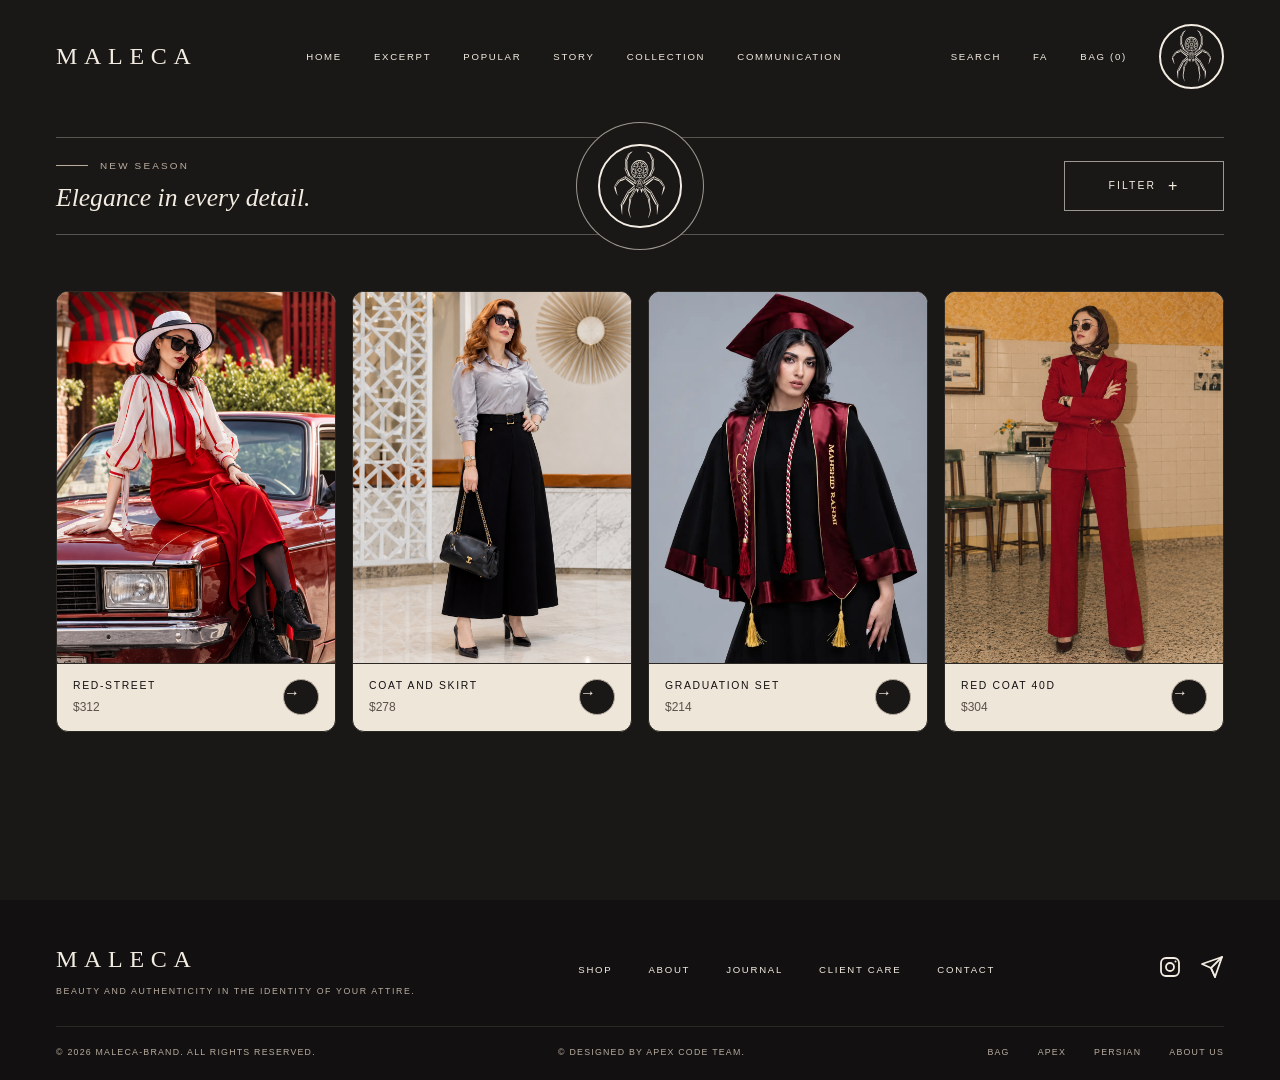
<file: html/product.html>
<!DOCTYPE html>
<html lang="en">
<head>
  <meta charset="UTF-8">
  <meta name="viewport" content="width=device-width, initial-scale=1.0">
  <title>Products | Maleca Fashion</title>
  <link rel="stylesheet" href="../css/style.css">
  <link rel="stylesheet" href="../css/product.css">
  <link rel="stylesheet" href="../css/Product detail.css">

  <script src="../js/cart.js" defer></script>
</head>
<body>
  <script src="../js/logo.js"></script>

  <header class="header">
    <a href="../index.html" class="logo">MALECA</a>

    <button class="menu-toggle" id="menu-toggle" aria-label="Open menu" aria-expanded="false">&#9776;</button>

    <nav class="nav">
      <a href="../index-en.html#hero">Home</a>
      <a href="../index-en.html#edit">Excerpt</a>
      <a href="../index-en.html#best">Popular</a>
      <a href="../index-en.html#philosophy">Story</a>
      <a href="../index-en.html#campaign">Collection</a>
      <a href="../index-en.html#footer">Communication</a>
    </nav>

    <div class="header-actions">
      <a href="#" id="search-open">Search</a>
      <a href="./product-fa.html" id="lang-switch">fa</a>
      <a href="#" id="bag-link" data-label="Bag">Bag (0)</a>

      <svg class="header-actions-svg" xmlns="http://www.w3.org/2000/svg" viewBox="0 0 1302 1208" width="65" height="65">
        <title>Spider Symbol</title>
        <!-- دایره‌ی دور لوگو (اختیاری): از حالت کامنت دربیاور
        <circle cx="650.0" cy="596.4" r="568.7" fill="none" stroke="#000" stroke-width="3"/>
        -->

        <path fill="#f3ece2" fill-rule="evenodd" d="M482.7,812.3 481.7,814.3 474.0,921.3 466.0,990.7 462.7,1011.0 474.3,1057.0 485.3,1090.0 492.3,1107.0 499.3,1121.3 510.0,1138.7 512.7,1142.0 514.0,1142.3 503.0,1114.7 496.0,1092.3 491.7,1075.3 484.0,1036.0 480.7,1008.7 479.3,1008.0 473.3,1010.0 470.0,1009.3 478.0,1006.7 479.7,1004.3 483.7,979.3 494.7,927.0 514.3,824.0 513.7,822.3 507.7,821.7 503.7,820.0 502.0,821.0 482.0,944.0 479.3,955.3 478.7,953.0 485.0,906.7 495.0,822.0 494.7,817.3 489.7,812.0ZM811.0,811.7 807.7,815.7 806.0,819.0 806.0,826.3 823.0,955.7 822.3,956.3 817.7,934.3 799.0,821.0 798.0,820.3 793.3,822.0 787.0,822.3 786.7,825.7 816.7,975.3 821.3,1003.0 823.0,1006.3 832.0,1009.3 831.3,1010.0 828.0,1010.0 822.3,1008.0 821.0,1008.3 816.7,1041.0 809.7,1075.3 799.7,1110.3 787.7,1142.0 789.7,1141.0 801.3,1122.3 815.3,1092.0 826.3,1059.3 838.7,1010.3 831.7,961.3 826.7,916.3 819.3,815.7 818.3,812.3ZM450.3,710.7 449.0,711.3 441.0,726.7 421.0,761.0 374.7,851.3 346.7,903.3 338.7,915.7 342.0,930.7 347.7,985.0 356.0,1045.7 362.0,1074.7 364.0,1080.7 365.3,1081.7 365.3,1031.7 369.0,925.3 359.0,917.0 354.0,914.0 349.3,913.0 348.7,911.7 354.7,906.0 365.3,889.0 426.7,774.0 454.7,725.0 456.3,720.7ZM851.3,710.3 845.3,719.7 845.0,721.7 885.0,793.3 937.3,891.3 948.0,908.3 953.0,912.0 947.0,914.0 932.7,925.0 936.3,1032.0 936.0,1081.0 938.0,1079.7 939.7,1074.0 946.0,1042.3 954.0,984.0 960.0,927.7 962.3,915.3 949.0,893.0 888.7,777.3ZM576.3,658.3 570.0,659.3 563.7,663.3 536.3,715.0 484.7,806.7 488.7,809.3 501.7,813.7 513.0,814.3 511.7,811.0 509.0,808.0 499.0,804.3 497.7,803.0 509.3,786.0 529.0,751.0 575.3,662.3ZM725.3,657.7 724.7,658.3 730.3,672.0 758.7,726.0 783.0,770.3 803.3,803.0 802.0,804.7 796.0,806.3 791.7,808.7 788.0,814.0 798.7,813.7 811.3,810.7 816.7,806.7 773.3,730.7 738.7,665.7 735.0,661.3 728.7,658.3ZM656.0,669.3 655.7,670.3 664.3,679.3 670.3,683.0 674.0,691.0 676.0,698.7 676.3,711.3 673.0,722.3 680.3,717.7 686.3,712.0 694.0,700.0 696.7,693.0 698.0,686.3 698.0,678.3 696.3,670.7 699.0,667.0 700.0,663.7 701.0,663.3 702.0,664.3 755.3,761.0 784.3,812.0 785.3,812.3 788.3,804.3 787.7,800.0 744.7,721.7 719.0,672.7 703.0,645.3 701.0,644.0 691.0,656.7 683.0,663.3 669.0,668.0ZM645.7,669.3 635.3,668.3 621.3,664.3 611.7,658.3 605.0,651.3 600.3,644.3 599.3,644.0 596.7,646.7 585.0,666.3 560.7,714.0 513.3,800.7 513.3,803.7 516.0,812.3 544.0,764.7 598.7,664.3 600.0,663.0 600.7,663.3 601.0,665.3 604.7,670.7 603.0,677.7 603.0,685.3 604.0,691.0 608.0,702.0 614.0,711.3 619.7,717.0 627.3,722.3 625.3,713.7 625.0,705.3 626.7,695.0 630.7,683.0 636.7,679.3 645.7,670.3ZM248.7,623.7 239.3,631.0 234.0,633.3 233.7,634.3 250.3,688.0 262.0,717.0 276.3,746.0 286.3,763.0 291.0,769.3 282.0,738.3 273.7,705.7 265.0,665.3 259.3,633.3 250.0,623.7ZM1052.7,623.0 1043.3,631.0 1042.0,633.3 1026.7,709.0 1018.7,740.7 1010.0,769.7 1011.7,768.3 1024.3,747.3 1041.7,711.0 1053.3,680.0 1067.7,634.7 1067.3,633.0 1060.3,629.7ZM597.3,612.7 597.3,615.3 601.0,617.0 604.7,623.0 610.7,628.3 620.7,631.7 631.7,630.3 637.3,631.7 640.0,634.0 642.0,638.0 641.3,642.3 637.7,645.7 635.0,645.3 632.7,643.0 631.0,643.7 631.0,647.3 632.7,649.7 636.0,651.0 640.0,650.7 643.7,648.7 646.0,646.0 648.0,641.7 648.0,636.3 646.3,632.3 642.7,628.3 639.3,626.3 634.7,625.0 628.0,625.0 623.3,626.0 617.3,625.3 613.3,623.3 610.0,619.7 608.7,614.7 610.0,611.7 613.7,608.7 618.7,608.7 622.3,612.3 628.0,611.3 626.3,607.3 623.3,604.3 619.3,602.7 612.3,603.0 607.3,605.7 602.0,611.3 599.3,611.0ZM704.3,613.3 700.3,612.0 694.7,605.7 690.3,603.3 687.0,602.3 682.7,602.3 677.7,604.3 674.0,608.0 672.7,611.0 673.0,612.0 678.3,611.3 683.0,608.0 687.3,608.3 692.0,613.0 692.3,616.7 691.0,620.0 687.0,624.0 681.7,626.0 666.7,625.0 659.0,628.0 655.0,631.7 653.0,635.0 652.3,642.0 654.0,646.3 659.0,650.7 661.7,651.3 666.0,650.7 669.3,647.0 669.3,643.7 668.7,643.3 667.0,645.0 663.7,646.0 661.3,645.3 658.7,642.0 658.7,637.7 662.3,632.7 666.7,630.7 680.0,631.7 690.0,628.7 696.0,623.7 699.7,617.7 703.3,616.3ZM725.7,598.7 724.3,600.3 724.3,605.3 725.0,607.3 781.3,657.7 838.7,703.3 834.7,711.0 831.7,714.7 823.0,722.0 822.3,720.7 823.7,718.0 825.0,711.3 768.0,664.0 731.0,635.0 729.0,634.3 722.7,640.3 726.0,646.3 740.0,660.3 790.7,707.3 816.3,729.7 819.7,729.7 824.3,732.7 828.0,739.7 836.0,769.7 839.0,776.3 917.0,917.7 930.7,917.7 936.0,916.7 936.3,915.3 873.7,798.7 841.3,741.3 831.3,725.7 832.3,724.0 841.3,717.7 845.3,713.3 849.3,706.3 850.7,701.0 786.0,646.0 736.3,600.7 731.0,597.7ZM575.0,598.0 569.3,598.0 565.7,600.3 513.0,648.0 450.3,701.0 452.0,707.3 455.7,713.0 460.3,717.3 470.3,723.3 471.3,724.7 468.7,727.7 436.0,783.7 365.0,915.7 376.3,917.7 384.0,918.0 385.0,917.0 464.7,772.0 470.7,752.3 474.0,736.0 474.7,728.3 477.0,727.7 485.0,729.7 494.7,721.7 561.0,661.3 576.3,645.3 578.3,641.0 578.0,639.7 572.7,635.0 571.0,635.0 514.3,679.7 476.0,711.7 478.3,719.7 478.0,721.3 470.7,715.7 465.7,709.0 462.7,703.3 519.0,658.3 569.7,614.0 576.3,607.0 577.0,600.3ZM992.3,511.7 991.3,514.0 1011.0,544.3 1057.0,619.0 1060.0,622.3 1068.0,621.7 1068.0,620.0 1057.7,604.0 1023.3,545.7 999.0,508.0 998.0,508.0ZM680.7,493.0 676.0,493.0 671.7,495.0 667.3,499.7 662.3,501.3 661.7,503.7 663.7,504.7 656.3,509.3 652.3,505.3 650.0,505.0 646.7,508.7 640.3,506.0 638.3,506.0 633.7,507.7 631.0,510.7 627.7,509.7 625.7,511.0 625.7,514.0 625.0,514.7 621.3,515.0 618.0,517.7 614.3,524.3 609.0,525.3 604.7,528.7 606.3,535.3 602.0,536.7 599.3,539.3 603.0,545.3 599.0,549.3 598.0,552.3 601.0,558.3 608.0,564.3 606.0,570.3 606.0,576.0 608.7,579.3 614.0,582.7 614.0,590.0 615.0,591.0 618.0,591.3 624.0,590.0 625.7,592.3 626.7,596.3 630.0,599.0 642.7,598.7 650.0,595.0 656.3,598.7 659.0,599.3 666.3,599.0 670.3,599.7 674.7,596.0 675.7,590.3 676.7,589.3 680.3,589.7 684.0,591.3 686.7,591.3 688.0,590.3 688.3,582.3 693.3,579.0 696.0,574.7 693.7,564.3 699.7,558.7 703.3,552.0 703.3,549.7 700.7,546.3 699.7,542.3 698.7,541.3 702.0,536.0 700.0,534.7 696.3,535.7 694.7,535.0 696.7,530.3 696.3,527.7 691.0,524.7 685.0,519.3 678.7,519.3 677.7,518.3 677.7,516.3 675.7,511.7 671.7,508.7 664.7,505.3 666.7,504.7 670.3,505.7 675.3,499.3 677.7,498.7 679.0,499.7 679.3,501.7 677.0,505.3 677.3,506.3 680.0,507.0 682.0,506.0 684.7,502.3 685.0,498.0 684.0,495.7ZM629.7,581.0 635.3,572.3 641.0,567.7 644.7,569.7 645.0,574.7 648.7,583.3 649.7,583.7 653.7,576.0 654.3,570.0 658.7,568.3 668.3,577.3 671.3,581.3 672.0,584.0 671.0,589.0 667.7,593.7 664.0,592.3 657.0,592.7 652.3,589.7 649.7,585.7 648.7,586.0 647.0,589.3 644.0,591.7 640.0,593.0 637.3,593.0 635.0,591.7 631.7,592.7 630.3,591.3 629.7,588.3ZM614.3,542.7 616.7,542.7 622.7,545.3 633.3,552.3 629.0,556.7 624.3,559.7 620.3,561.0 619.7,562.3 625.0,564.0 629.0,564.0 633.3,562.7 635.3,563.3 623.7,581.3 620.3,585.0 619.3,584.3 618.7,578.7 617.7,576.7 613.0,574.3 612.0,573.0 612.7,568.0 616.3,562.0 611.7,560.0 607.7,556.3 605.0,552.3 608.3,546.0ZM686.3,542.3 694.0,545.7 695.3,547.0 695.3,554.3 693.0,557.7 685.7,562.3 689.0,568.0 690.0,573.0 684.3,576.3 683.3,579.0 683.3,584.0 682.0,585.0 674.7,579.7 668.7,568.7 664.7,563.3 667.0,562.3 674.0,564.3 682.3,561.7 681.0,560.0 668.0,552.3 676.3,546.3 683.3,542.7ZM648.3,540.0 653.7,540.0 659.3,543.0 663.0,548.0 664.0,551.0 664.0,554.3 662.0,559.3 658.7,562.7 653.7,565.0 647.7,565.0 644.0,563.3 639.7,559.3 637.7,555.0 637.7,550.7 640.3,545.0 644.7,541.3ZM691.0,533.7 691.3,535.7 690.7,536.3 687.7,536.7 681.3,539.7 675.7,540.3 667.7,543.3 665.3,541.3 669.7,533.0 671.0,528.3 672.7,526.3 676.7,524.0 680.3,523.7 683.0,525.0 689.7,531.3ZM610.7,532.0 614.3,529.3 619.7,528.0 622.0,522.3 623.7,520.7 626.7,520.0 629.3,521.3 632.0,524.7 637.0,542.0 635.3,542.3 633.3,539.0 630.3,536.3 629.7,537.7 632.7,541.0 632.3,542.3 629.7,542.3 615.7,538.3 611.0,535.3ZM637.7,512.3 640.0,512.3 645.7,515.0 649.0,518.3 650.7,522.0 645.7,536.0 644.7,536.0 638.0,529.3 633.7,522.3 633.7,518.3 634.7,515.3ZM664.3,512.0 668.3,515.0 670.3,517.7 671.3,520.3 671.3,523.7 669.3,527.7 665.3,531.7 659.0,536.0 656.3,536.0 655.3,534.0 654.7,525.3 653.0,520.7 658.0,515.0 662.7,512.0ZM872.3,487.3 870.3,488.0 828.7,518.0 743.3,581.3 746.0,588.0 746.0,596.3 750.3,603.3 751.7,603.0 775.0,585.7 876.0,505.7 877.7,503.0 872.7,490.3ZM429.0,487.3 427.0,495.0 424.0,502.0 424.3,504.7 516.3,578.0 551.0,604.0 551.7,603.7 556.0,594.7 556.3,588.0 558.7,582.3 557.3,580.0 430.0,487.0ZM624.0,474.7 624.3,475.7 632.0,476.7 638.3,479.7 642.7,483.0 650.3,491.7 657.7,484.0 663.7,479.7 670.0,476.7 677.7,475.3 675.7,469.7 673.0,465.7 667.3,463.0 663.3,463.0 658.0,465.3 653.0,470.0 650.7,474.0 646.7,468.3 641.0,464.0 637.7,463.0 632.7,463.3 628.3,466.3ZM585.0,465.7 585.7,471.7 587.7,475.0 590.3,477.3 598.3,480.3 604.0,480.3 608.3,479.3 615.0,475.7 618.7,472.0 621.3,467.3 623.0,460.7 623.7,443.7 625.0,440.0 628.3,435.7 632.0,433.7 636.0,433.7 638.7,434.7 641.3,437.0 642.7,439.7 642.7,443.3 642.0,445.0 638.3,447.3 638.0,448.3 641.7,451.7 644.0,452.0 646.0,450.7 648.7,447.3 650.3,443.3 654.0,450.3 658.0,452.7 663.7,448.3 663.7,447.3 661.0,446.7 658.7,444.3 658.0,440.3 659.0,437.7 661.3,435.3 664.7,433.7 670.0,433.7 675.0,437.0 678.0,442.3 680.3,464.7 683.3,471.3 688.3,476.7 691.7,478.7 699.0,480.7 707.0,479.7 712.7,476.7 715.3,473.7 717.0,470.0 716.7,464.0 710.0,461.0 707.0,461.7 706.7,463.0 708.3,466.0 708.3,468.3 704.0,472.0 699.0,472.0 693.7,469.0 691.0,466.0 688.7,461.3 687.3,454.3 686.7,443.0 683.7,435.0 678.0,429.0 670.0,426.0 665.3,426.0 659.3,428.0 654.0,432.7 650.3,439.0 646.7,431.7 642.0,428.0 635.0,426.0 627.3,427.3 623.3,429.7 618.0,436.3 615.7,443.7 615.0,456.3 614.0,460.7 612.0,465.0 608.0,469.3 603.0,472.0 598.3,472.0 595.7,470.7 593.3,467.7 593.3,466.0 595.7,462.3 593.7,460.7 587.3,463.0ZM748.0,415.7 741.7,416.0 730.3,430.3 728.0,432.0 719.7,434.7 715.0,438.7 713.3,441.3 712.7,445.0 713.3,448.0 715.3,451.0 716.7,451.7 721.7,451.3 726.0,452.7 729.3,455.3 734.0,461.7 738.7,458.0 740.3,454.3 738.3,449.7 735.0,446.7 728.3,443.0 737.7,437.7 746.0,425.7 748.7,428.0 751.0,435.0 752.0,435.0 755.3,432.0 756.7,428.0 755.7,422.3 751.0,417.0ZM555.0,415.7 550.7,418.0 547.3,421.7 545.3,426.3 545.3,430.3 548.0,434.0 550.7,435.3 553.0,428.3 555.7,426.0 557.3,427.7 559.7,433.3 563.3,437.7 575.3,443.3 566.7,447.7 562.3,452.3 562.0,455.7 563.0,457.7 568.3,462.3 572.0,457.0 575.7,453.7 586.3,450.7 588.7,447.7 589.0,443.0 587.0,438.7 583.0,435.0 570.7,430.0 566.3,425.3 561.0,416.7 559.0,415.7ZM573.3,409.7 573.7,410.7 582.3,417.3 590.3,420.3 596.0,420.7 602.0,418.7 608.0,418.7 603.7,410.0 599.7,406.3 594.0,404.0 585.7,404.0 580.7,406.0 576.0,409.3ZM726.7,409.3 724.7,409.0 720.7,406.0 716.0,404.0 711.0,403.3 706.7,404.0 702.0,406.0 697.0,410.3 692.3,419.0 700.7,418.0 707.7,420.3 712.0,420.3 720.3,416.7ZM744.3,292.7 743.7,297.3 747.3,301.7 751.3,303.0 761.3,303.7 764.3,304.7 772.0,310.3 770.3,302.0 768.3,297.7 766.0,294.3 761.0,290.0 756.0,288.0 751.0,288.0 747.3,289.7ZM557.0,292.3 553.7,289.3 549.0,287.7 545.0,288.0 540.3,290.0 535.0,294.7 533.0,297.7 528.7,311.0 529.3,311.3 533.7,307.0 537.7,304.7 543.7,303.0 551.7,303.0 554.7,301.7 558.0,297.3 558.0,294.3ZM526.3,333.3 526.7,341.0 527.7,341.3 532.0,334.3 538.7,328.0 546.3,324.7 554.3,323.3 555.3,324.0 554.7,329.3 560.0,333.7 559.0,334.0 552.3,332.0 547.7,332.0 540.7,334.0 535.7,337.3 532.0,341.0 528.7,346.3 526.7,352.3 526.7,365.0 530.3,376.0 537.7,386.7 545.3,393.7 553.7,398.3 559.7,400.3 567.0,401.3 571.3,401.0 579.0,399.3 583.7,397.3 590.0,392.7 593.3,388.3 594.7,388.3 599.7,392.3 605.0,394.3 615.3,394.3 616.3,395.3 618.3,401.7 623.0,407.0 638.7,416.7 641.0,416.3 645.3,412.7 650.7,416.7 656.7,413.0 660.3,417.0 661.7,417.0 666.7,413.0 673.7,410.3 680.0,406.3 684.0,401.3 686.7,394.7 693.0,395.0 696.3,394.3 702.0,392.0 708.0,387.7 715.0,395.0 721.0,398.3 726.3,400.0 736.0,401.0 742.0,400.3 748.3,398.3 760.0,391.0 767.7,382.7 774.0,369.7 776.0,360.0 775.3,350.3 773.7,345.0 771.3,341.3 767.0,337.0 762.7,334.0 756.7,332.0 751.7,331.7 746.0,333.3 745.0,332.7 747.7,329.3 747.3,324.7 748.0,324.0 758.0,325.7 764.0,328.7 770.0,334.7 774.7,342.7 775.7,339.0 775.7,334.0 774.3,328.7 772.3,324.7 767.3,320.0 761.3,317.0 752.7,315.0 741.7,315.0 738.0,317.7 738.0,328.7 739.3,332.0 742.3,334.7 738.3,337.7 734.3,344.0 733.7,351.0 734.7,354.0 738.0,359.0 741.3,362.0 741.0,350.3 743.3,345.7 745.7,343.3 749.0,341.7 752.0,341.0 757.0,342.0 760.3,344.0 764.0,347.7 767.0,354.3 767.3,361.0 765.3,368.7 762.0,375.3 758.7,379.7 751.3,386.3 743.3,390.7 734.7,392.7 729.7,392.0 723.7,389.7 718.0,384.7 716.3,381.0 718.7,375.0 717.7,368.7 728.0,362.7 724.0,355.3 724.7,342.3 720.7,334.3 717.3,331.0 712.3,328.0 714.3,321.3 714.7,313.7 709.7,296.3 708.0,294.0 699.7,292.0 694.7,286.3 691.0,277.7 691.0,270.0 693.0,264.3 695.3,260.7 700.0,256.0 706.7,252.3 711.7,251.0 717.3,251.0 723.0,252.3 729.3,256.0 733.0,259.7 736.7,265.7 738.0,270.7 737.3,278.0 733.3,283.7 730.0,286.0 726.7,287.0 722.7,285.0 721.3,280.3 720.3,279.3 717.3,282.7 716.0,287.3 717.7,293.0 720.3,295.7 727.0,297.3 735.0,294.7 738.0,292.7 742.3,288.0 746.7,279.0 747.3,269.0 743.7,258.3 737.3,250.3 727.0,244.0 716.3,241.7 709.3,242.0 701.7,244.3 695.3,248.0 689.3,253.7 687.0,256.7 683.0,265.7 682.0,270.7 682.3,278.3 681.3,279.3 676.3,279.7 669.7,278.0 663.3,278.0 655.0,281.3 651.0,284.7 646.7,281.3 641.7,279.0 637.0,278.3 626.7,279.7 621.0,279.0 620.3,278.3 620.3,270.3 619.3,265.7 615.3,256.7 608.0,248.7 599.0,243.7 589.7,241.7 580.3,242.7 572.0,246.0 563.3,252.7 559.7,257.3 556.0,264.7 554.7,270.0 555.0,277.7 556.7,283.0 560.3,289.3 565.0,293.7 571.0,296.7 577.3,297.0 580.0,296.3 583.7,293.7 585.3,289.7 584.7,284.0 581.3,279.7 580.0,279.7 580.0,282.3 577.3,285.7 573.7,286.3 568.3,283.0 565.3,277.0 565.0,270.0 566.3,265.3 569.7,259.7 575.3,254.7 580.0,252.3 585.7,251.0 592.0,251.3 597.7,253.3 603.7,257.3 608.0,262.0 610.7,267.3 611.7,272.7 610.7,280.7 605.3,290.7 603.7,292.0 599.7,292.3 596.3,293.7 590.3,301.3 590.0,305.7 587.0,315.7 587.3,322.0 589.7,328.0 581.7,335.3 577.7,343.3 577.3,349.7 578.3,356.0 577.0,359.3 573.7,363.7 582.0,366.7 585.7,369.0 583.7,373.3 583.7,376.3 586.3,381.3 583.0,386.7 577.3,390.7 570.7,392.7 566.3,392.7 558.7,390.7 552.3,387.3 548.3,384.3 540.7,375.7 537.7,370.3 535.3,363.3 535.0,356.3 537.7,349.3 541.3,345.0 548.0,341.7 552.3,341.7 555.0,342.7 559.7,346.7 560.7,348.7 560.7,352.7 559.7,355.0 560.7,362.0 566.3,355.7 568.7,350.3 568.3,344.0 566.0,339.3 560.0,334.3 560.3,333.3 563.3,332.0 565.0,327.3 565.3,321.3 563.7,317.0 560.3,315.0 554.3,314.3 540.0,317.3 535.0,320.0 530.3,324.3ZM711.0,373.0 711.0,374.0 702.3,382.7 696.0,386.7 691.0,388.0 681.3,387.7 679.0,395.7 674.3,401.3 669.7,404.0 663.7,406.0 660.3,409.0 659.3,408.3 656.7,403.3 654.7,396.3 654.7,384.3 656.0,372.3 657.3,370.7 662.3,369.3 664.7,372.0 678.7,382.7 673.7,365.3 672.3,363.0 675.7,358.0 676.7,357.7 681.3,360.0 703.0,366.0 707.0,368.3ZM591.0,373.7 596.0,368.3 599.3,366.3 612.3,363.0 627.7,357.0 628.3,360.3 631.0,363.0 627.0,370.7 623.3,382.3 640.0,369.3 644.7,370.3 650.0,387.7 650.3,395.0 649.3,398.0 646.7,402.3 640.3,409.0 637.0,406.0 630.3,402.7 626.3,399.3 622.7,393.3 621.3,387.3 612.7,388.0 605.3,386.3 599.7,382.7ZM649.3,326.0 657.0,326.7 665.0,330.7 670.3,336.7 672.7,343.7 672.0,351.0 668.7,357.3 663.0,362.3 659.0,364.3 654.3,365.3 646.0,364.7 638.7,361.0 633.7,355.3 631.3,348.0 631.7,340.7 635.7,333.3 640.7,329.0ZM602.0,299.0 606.3,299.7 611.3,302.7 621.0,315.3 632.3,328.3 628.7,332.0 612.7,330.7 604.3,331.0 605.7,332.7 615.0,337.7 625.3,344.7 626.0,346.0 612.0,357.7 605.0,360.7 596.3,361.7 585.0,358.3 584.0,357.0 585.3,353.0 585.3,344.7 587.7,339.7 593.3,334.0 600.3,330.7 595.7,323.3 595.0,314.7 599.3,303.0 599.7,300.0ZM698.3,299.0 701.7,298.7 703.0,299.7 703.3,304.7 706.0,310.0 707.3,315.0 706.0,325.0 702.3,330.3 707.0,332.3 711.0,335.3 715.0,340.0 716.7,344.3 716.7,353.3 718.0,357.7 710.3,360.3 703.0,360.7 695.3,358.7 687.3,354.0 678.3,346.3 678.3,345.3 682.7,341.7 697.0,332.7 698.3,331.0 674.3,331.3 671.0,328.3 680.7,316.7 687.7,305.7 691.7,301.7ZM618.3,285.7 619.3,285.0 624.3,287.0 638.3,285.7 645.0,288.7 650.7,294.3 656.0,288.7 661.7,285.7 678.3,287.3 683.7,285.3 684.7,288.7 684.0,299.3 682.0,305.3 678.0,311.3 670.7,318.0 661.3,323.0 659.3,320.3 658.7,313.7 657.0,314.3 656.0,313.3 653.7,308.3 651.3,299.3 650.3,298.3 645.0,314.7 644.0,315.7 642.3,312.3 642.7,320.7 639.0,322.7 628.3,316.0 624.7,312.3 620.7,306.0 618.0,297.7ZM712.0,230.0 708.0,226.7 704.3,225.3 699.7,225.3 695.7,227.0 692.7,229.7 688.3,235.7 676.3,239.3 672.0,241.7 669.3,244.3 668.0,246.7 667.0,251.7 668.0,256.7 671.3,260.3 673.7,261.3 678.3,261.3 682.0,259.0 683.0,256.7 677.3,251.3 677.3,250.0 678.7,248.7 689.3,245.3 700.3,234.3 702.0,235.3 703.0,238.0 704.7,239.7 709.0,239.0 714.3,239.7 715.0,239.0 714.7,235.7ZM590.7,229.7 588.0,235.3 588.0,237.7 589.0,239.0 595.0,240.0 599.7,235.3 601.0,235.3 613.3,245.3 617.7,247.3 624.0,248.3 625.3,250.3 624.0,251.7 620.3,252.7 618.3,255.0 619.0,257.7 621.7,260.3 625.7,261.3 628.7,260.7 633.3,256.0 634.3,249.7 633.7,246.3 631.3,242.3 626.7,239.3 615.3,235.7 607.0,226.7 603.0,225.3 598.7,225.3 593.3,227.3ZM681.7,223.7 677.3,218.3 673.3,216.3 666.0,216.0 660.3,218.3 656.0,222.7 653.0,229.0 653.0,234.7 654.0,238.0 665.0,232.7 677.3,225.3 681.7,225.3ZM619.3,223.7 619.3,225.0 624.3,225.0 633.7,231.3 644.0,236.0 647.0,238.3 647.7,238.0 648.3,234.3 647.7,227.3 645.7,223.0 640.7,218.0 634.0,215.7 629.0,216.0 623.7,218.7ZM620.7,187.0 605.7,191.3 593.7,196.3 580.7,203.3 567.7,212.3 557.3,221.3 546.3,233.0 538.0,244.0 530.3,256.0 523.3,269.7 517.7,283.7 513.3,297.3 509.3,316.3 507.3,336.3 507.3,348.0 508.3,361.3 511.3,379.0 516.3,397.0 524.3,416.7 533.0,432.3 545.7,450.3 554.7,461.0 576.0,481.3 596.0,495.7 604.0,500.7 607.0,501.7 584.7,483.3 574.3,473.0 556.3,452.3 547.3,439.7 537.7,423.0 527.0,398.7 522.0,382.7 519.0,368.0 517.3,352.0 517.3,336.0 519.3,318.0 522.3,304.0 526.3,291.0 532.0,276.7 540.0,262.7 548.7,250.7 562.7,236.0 578.3,224.0 592.3,216.3 602.7,212.0 620.0,207.0 630.3,205.0 644.3,203.7 659.3,203.7 677.7,206.0 692.3,209.7 703.3,213.7 716.3,220.0 729.0,228.0 742.7,239.7 753.7,251.7 763.0,265.3 771.0,280.7 775.7,292.7 779.3,305.3 782.7,322.0 784.3,338.0 783.3,363.3 779.7,383.7 773.7,403.0 767.3,417.0 755.0,438.7 739.0,460.0 726.0,474.0 710.0,489.3 694.0,501.7 694.7,502.0 717.0,487.7 729.0,478.0 739.7,468.0 752.3,454.3 761.0,443.0 768.0,432.7 777.3,416.0 783.3,402.0 787.3,390.0 791.3,373.0 793.3,358.3 794.0,348.3 793.3,326.7 789.3,303.3 785.3,289.0 780.3,275.3 773.3,260.7 767.3,250.3 750.0,227.7 741.3,219.0 730.0,209.7 717.3,201.3 705.7,195.3 695.7,191.3 680.7,187.0 658.7,184.0 637.3,184.3ZM764.7,45.7 777.0,56.0 810.3,88.3 817.3,94.0 821.0,110.0 838.0,153.7 854.0,188.7 858.7,191.3 854.0,196.3 850.3,202.0 851.0,267.7 849.7,324.3 850.0,327.3 857.0,332.7 855.3,334.0 849.3,335.7 812.0,422.3 808.0,432.3 807.3,436.3 791.7,448.7 757.3,478.0 734.7,498.7 732.3,501.7 771.0,477.7 815.3,447.3 822.3,449.7 831.7,450.3 832.0,451.0 712.0,519.7 716.0,524.7 720.0,534.3 721.0,539.7 721.0,548.0 718.0,558.0 712.0,570.0 707.0,578.0 701.0,585.0 715.0,578.7 727.7,571.3 770.0,543.3 849.0,487.7 867.3,473.7 873.7,467.3 873.3,479.7 875.0,487.3 878.3,492.7 879.7,485.3 879.7,478.7 880.7,477.7 886.0,494.3 886.7,499.3 914.3,513.7 934.0,521.7 958.7,530.3 971.7,533.7 972.3,529.0 974.0,527.7 975.0,529.3 975.7,535.3 1041.0,622.0 1042.3,622.7 1045.0,618.0 1045.0,616.7 1041.7,610.7 1008.0,558.7 981.3,520.3 980.0,519.7 975.3,525.0 974.3,524.3 974.3,522.0 976.3,516.0 955.0,509.3 887.7,485.7 886.7,483.7 888.3,462.7 889.3,462.3 894.0,467.0 902.0,472.7 917.3,481.7 940.7,493.7 963.0,503.7 977.3,508.0 995.0,507.7 996.0,506.7 971.7,497.0 884.3,451.7 883.3,452.0 882.0,464.0 880.3,468.0 879.0,453.3 878.0,453.0 775.7,525.0 732.7,557.3 731.7,556.7 734.3,545.7 733.7,535.7 730.7,527.3 731.7,526.0 806.7,472.7 826.0,459.7 841.7,450.3 851.7,427.0 879.7,369.3 895.0,329.3 890.7,298.0 882.3,205.3 885.7,190.0 887.7,184.7 891.7,177.7 891.7,176.3 883.7,167.0 873.7,151.0 847.7,104.0 839.7,86.3 812.0,65.3 794.0,53.0ZM882.7,331.3 883.3,333.0 845.0,422.3 837.0,442.7 836.7,445.3 835.3,446.0 828.0,443.7 827.7,442.3 832.3,432.0 848.7,385.3 861.7,343.7ZM879.7,183.0 880.3,184.3 877.0,191.3 872.7,204.3 872.7,215.0 881.0,296.3 884.0,316.0 887.0,324.3 881.0,328.0 869.3,330.3 868.7,329.3 866.0,203.3 872.7,190.7ZM807.3,68.7 829.3,84.0 834.7,89.0 841.0,106.0 858.3,140.3 872.0,163.3 882.3,177.0 882.0,178.0 876.7,181.0 871.3,185.7 869.7,185.7 858.7,162.3 832.7,102.3 829.3,92.7 832.7,88.7 829.3,88.0 808.7,71.0ZM537.3,45.3 508.7,52.0 486.7,67.0 461.0,86.3 446.0,117.3 431.0,144.3 418.0,166.0 409.0,176.7 415.0,189.0 418.0,203.0 418.0,209.0 411.0,289.0 407.7,318.3 405.7,329.0 421.0,368.7 451.0,430.3 459.3,450.0 477.0,460.7 496.7,474.0 568.0,524.7 571.0,525.7 575.0,524.0 574.0,525.7 570.3,528.3 567.3,537.3 567.3,545.7 569.7,557.0 568.0,556.7 549.0,541.7 441.7,466.3 421.3,451.0 419.0,451.0 403.0,460.0 379.7,471.0 328.0,498.0 303.3,507.7 275.3,549.7 233.3,620.0 233.3,621.7 242.0,622.0 244.3,619.0 276.7,565.7 309.0,515.3 309.7,512.7 306.3,508.3 306.7,507.7 324.0,508.0 330.3,506.7 343.0,502.0 361.0,493.7 391.0,478.0 406.0,468.0 413.3,460.7 414.3,461.3 415.0,470.0 417.3,483.3 416.3,485.0 359.3,505.0 325.0,515.7 324.7,517.3 326.3,522.7 325.3,524.7 321.0,520.3 320.0,520.7 290.3,562.3 260.3,609.3 256.7,616.7 257.0,619.0 259.3,622.0 260.7,622.0 286.0,587.3 325.0,536.7 326.3,529.0 327.3,527.7 328.7,529.0 329.7,534.0 334.0,533.0 374.7,519.0 391.0,512.0 415.3,499.0 416.3,496.3 419.7,495.7 422.7,493.0 426.7,486.0 428.0,480.7 427.3,468.3 428.0,466.7 432.3,472.0 444.3,481.7 533.0,544.7 574.0,572.3 595.7,583.7 598.3,584.3 587.7,566.3 584.0,558.0 581.3,549.0 581.0,539.3 582.3,532.3 586.3,523.7 589.7,519.7 574.3,510.3 553.0,499.0 498.0,467.0 469.3,451.3 486.7,447.3 521.3,471.7 559.7,496.3 571.0,502.3 533.3,468.3 494.3,436.3 492.7,430.0 481.7,402.7 454.7,341.0 451.0,335.3 445.0,332.7 451.7,326.7 452.3,325.0 450.0,259.3 451.3,202.0 443.0,191.0 447.7,189.0 462.7,156.3 480.7,110.7 483.7,100.0 483.3,94.3 499.0,80.7 524.7,55.7ZM418.3,331.7 428.3,337.7 437.3,341.7 439.0,343.7 472.0,440.3 473.7,442.3 473.3,443.7 466.7,446.0 464.7,445.0 453.7,415.7 428.7,359.0 417.7,332.3ZM421.3,183.0 423.7,184.7 428.7,191.7 434.7,203.3 433.0,303.3 432.0,329.7 431.3,330.3 424.0,329.0 414.7,324.3 417.7,313.0 420.7,292.0 427.7,223.7 428.0,204.0ZM495.0,67.7 495.3,68.3 473.7,87.0 469.3,89.0 472.0,91.3 472.0,92.7 466.0,109.7 442.0,164.0 431.7,184.7 429.7,185.0 419.3,178.0 418.7,176.7 426.7,167.0 438.7,147.3 457.7,111.3 462.7,100.7 467.0,88.7Z"/>

      </svg>
    </div>
  </header>

  <div class="search-bar" id="search-bar">
    <input type="search" id="search-input" placeholder="Search products..." aria-label="Search products">
    <button id="search-close" aria-label="Close search">&times;</button>
  </div>

  <main class="products-page">

    <div class="toolbar">
      <div class="toolbar-ad">
        <p class="eyebrow">New Season</p>
        <p>Elegance in every detail.</p>
      </div>

      <div class="toolbar-icon">
       <svg class="header-actions-svg"  xmlns="http://www.w3.org/2000/svg" viewBox="0 0 1302 1208" width="65" height="65" xmlns:c2pa="http://c2pa.org/manifest"><metadata><c2pa:manifest>[base64]/[base64]/[base64]/noAPimSeO/[base64]/[base64]/3cyjxFA3Qo5S46fX0/ihY0VZ7mfb9KF703t5OjWDBWMA4GA1UdDwEB/wQEAwIHgDAVBgNVHSUEDjAMBgorBgEEAYPoXgIBMAwGA1UdEwEB/wQCMAAwHwYDVR0jBBgwFoAUzlHiBIFOZFsj+OPEz5o+nMHXXMIwCgYIKoZIzj0EAwMDZwAwZAIwMXMdFJ4BetLLVY7ORuE9noqbbAZOZn/aArXyTwFAZfKrPzxF2vPoJNf1+UCdg1XGAjBwX1zd9WGqYkqmL5SFqw1QySjr1zJfpJM9+1rdDwSPLMOPOjKuiXjoU/[base64]/tIZWU1Ze7uMlK/NDtYs8bK44kMp/EZnYfs0aYYtAyvdJZHXULIGhJAHk=</c2pa:manifest></metadata>
        <title>Spider Symbol</title>
        <!-- دایره‌ی دور لوگو (اختیاری): از حالت کامنت دربیاور
        <circle cx="650.0" cy="596.4" r="568.7" fill="none" stroke="#000" stroke-width="3"/>
        -->
         <path fill="#f3ece2" fill-rule="evenodd" d="M482.7,812.3 481.7,814.3 474.0,921.3 466.0,990.7 462.7,1011.0 474.3,1057.0 485.3,1090.0 492.3,1107.0 499.3,1121.3 510.0,1138.7 512.7,1142.0 514.0,1142.3 503.0,1114.7 496.0,1092.3 491.7,1075.3 484.0,1036.0 480.7,1008.7 479.3,1008.0 473.3,1010.0 470.0,1009.3 478.0,1006.7 479.7,1004.3 483.7,979.3 494.7,927.0 514.3,824.0 513.7,822.3 507.7,821.7 503.7,820.0 502.0,821.0 482.0,944.0 479.3,955.3 478.7,953.0 485.0,906.7 495.0,822.0 494.7,817.3 489.7,812.0ZM811.0,811.7 807.7,815.7 806.0,819.0 806.0,826.3 823.0,955.7 822.3,956.3 817.7,934.3 799.0,821.0 798.0,820.3 793.3,822.0 787.0,822.3 786.7,825.7 816.7,975.3 821.3,1003.0 823.0,1006.3 832.0,1009.3 831.3,1010.0 828.0,1010.0 822.3,1008.0 821.0,1008.3 816.7,1041.0 809.7,1075.3 799.7,1110.3 787.7,1142.0 789.7,1141.0 801.3,1122.3 815.3,1092.0 826.3,1059.3 838.7,1010.3 831.7,961.3 826.7,916.3 819.3,815.7 818.3,812.3ZM450.3,710.7 449.0,711.3 441.0,726.7 421.0,761.0 374.7,851.3 346.7,903.3 338.7,915.7 342.0,930.7 347.7,985.0 356.0,1045.7 362.0,1074.7 364.0,1080.7 365.3,1081.7 365.3,1031.7 369.0,925.3 359.0,917.0 354.0,914.0 349.3,913.0 348.7,911.7 354.7,906.0 365.3,889.0 426.7,774.0 454.7,725.0 456.3,720.7ZM851.3,710.3 845.3,719.7 845.0,721.7 885.0,793.3 937.3,891.3 948.0,908.3 953.0,912.0 947.0,914.0 932.7,925.0 936.3,1032.0 936.0,1081.0 938.0,1079.7 939.7,1074.0 946.0,1042.3 954.0,984.0 960.0,927.7 962.3,915.3 949.0,893.0 888.7,777.3ZM576.3,658.3 570.0,659.3 563.7,663.3 536.3,715.0 484.7,806.7 488.7,809.3 501.7,813.7 513.0,814.3 511.7,811.0 509.0,808.0 499.0,804.3 497.7,803.0 509.3,786.0 529.0,751.0 575.3,662.3ZM725.3,657.7 724.7,658.3 730.3,672.0 758.7,726.0 783.0,770.3 803.3,803.0 802.0,804.7 796.0,806.3 791.7,808.7 788.0,814.0 798.7,813.7 811.3,810.7 816.7,806.7 773.3,730.7 738.7,665.7 735.0,661.3 728.7,658.3ZM656.0,669.3 655.7,670.3 664.3,679.3 670.3,683.0 674.0,691.0 676.0,698.7 676.3,711.3 673.0,722.3 680.3,717.7 686.3,712.0 694.0,700.0 696.7,693.0 698.0,686.3 698.0,678.3 696.3,670.7 699.0,667.0 700.0,663.7 701.0,663.3 702.0,664.3 755.3,761.0 784.3,812.0 785.3,812.3 788.3,804.3 787.7,800.0 744.7,721.7 719.0,672.7 703.0,645.3 701.0,644.0 691.0,656.7 683.0,663.3 669.0,668.0ZM645.7,669.3 635.3,668.3 621.3,664.3 611.7,658.3 605.0,651.3 600.3,644.3 599.3,644.0 596.7,646.7 585.0,666.3 560.7,714.0 513.3,800.7 513.3,803.7 516.0,812.3 544.0,764.7 598.7,664.3 600.0,663.0 600.7,663.3 601.0,665.3 604.7,670.7 603.0,677.7 603.0,685.3 604.0,691.0 608.0,702.0 614.0,711.3 619.7,717.0 627.3,722.3 625.3,713.7 625.0,705.3 626.7,695.0 630.7,683.0 636.7,679.3 645.7,670.3ZM248.7,623.7 239.3,631.0 234.0,633.3 233.7,634.3 250.3,688.0 262.0,717.0 276.3,746.0 286.3,763.0 291.0,769.3 282.0,738.3 273.7,705.7 265.0,665.3 259.3,633.3 250.0,623.7ZM1052.7,623.0 1043.3,631.0 1042.0,633.3 1026.7,709.0 1018.7,740.7 1010.0,769.7 1011.7,768.3 1024.3,747.3 1041.7,711.0 1053.3,680.0 1067.7,634.7 1067.3,633.0 1060.3,629.7ZM597.3,612.7 597.3,615.3 601.0,617.0 604.7,623.0 610.7,628.3 620.7,631.7 631.7,630.3 637.3,631.7 640.0,634.0 642.0,638.0 641.3,642.3 637.7,645.7 635.0,645.3 632.7,643.0 631.0,643.7 631.0,647.3 632.7,649.7 636.0,651.0 640.0,650.7 643.7,648.7 646.0,646.0 648.0,641.7 648.0,636.3 646.3,632.3 642.7,628.3 639.3,626.3 634.7,625.0 628.0,625.0 623.3,626.0 617.3,625.3 613.3,623.3 610.0,619.7 608.7,614.7 610.0,611.7 613.7,608.7 618.7,608.7 622.3,612.3 628.0,611.3 626.3,607.3 623.3,604.3 619.3,602.7 612.3,603.0 607.3,605.7 602.0,611.3 599.3,611.0ZM704.3,613.3 700.3,612.0 694.7,605.7 690.3,603.3 687.0,602.3 682.7,602.3 677.7,604.3 674.0,608.0 672.7,611.0 673.0,612.0 678.3,611.3 683.0,608.0 687.3,608.3 692.0,613.0 692.3,616.7 691.0,620.0 687.0,624.0 681.7,626.0 666.7,625.0 659.0,628.0 655.0,631.7 653.0,635.0 652.3,642.0 654.0,646.3 659.0,650.7 661.7,651.3 666.0,650.7 669.3,647.0 669.3,643.7 668.7,643.3 667.0,645.0 663.7,646.0 661.3,645.3 658.7,642.0 658.7,637.7 662.3,632.7 666.7,630.7 680.0,631.7 690.0,628.7 696.0,623.7 699.7,617.7 703.3,616.3ZM725.7,598.7 724.3,600.3 724.3,605.3 725.0,607.3 781.3,657.7 838.7,703.3 834.7,711.0 831.7,714.7 823.0,722.0 822.3,720.7 823.7,718.0 825.0,711.3 768.0,664.0 731.0,635.0 729.0,634.3 722.7,640.3 726.0,646.3 740.0,660.3 790.7,707.3 816.3,729.7 819.7,729.7 824.3,732.7 828.0,739.7 836.0,769.7 839.0,776.3 917.0,917.7 930.7,917.7 936.0,916.7 936.3,915.3 873.7,798.7 841.3,741.3 831.3,725.7 832.3,724.0 841.3,717.7 845.3,713.3 849.3,706.3 850.7,701.0 786.0,646.0 736.3,600.7 731.0,597.7ZM575.0,598.0 569.3,598.0 565.7,600.3 513.0,648.0 450.3,701.0 452.0,707.3 455.7,713.0 460.3,717.3 470.3,723.3 471.3,724.7 468.7,727.7 436.0,783.7 365.0,915.7 376.3,917.7 384.0,918.0 385.0,917.0 464.7,772.0 470.7,752.3 474.0,736.0 474.7,728.3 477.0,727.7 485.0,729.7 494.7,721.7 561.0,661.3 576.3,645.3 578.3,641.0 578.0,639.7 572.7,635.0 571.0,635.0 514.3,679.7 476.0,711.7 478.3,719.7 478.0,721.3 470.7,715.7 465.7,709.0 462.7,703.3 519.0,658.3 569.7,614.0 576.3,607.0 577.0,600.3ZM992.3,511.7 991.3,514.0 1011.0,544.3 1057.0,619.0 1060.0,622.3 1068.0,621.7 1068.0,620.0 1057.7,604.0 1023.3,545.7 999.0,508.0 998.0,508.0ZM680.7,493.0 676.0,493.0 671.7,495.0 667.3,499.7 662.3,501.3 661.7,503.7 663.7,504.7 656.3,509.3 652.3,505.3 650.0,505.0 646.7,508.7 640.3,506.0 638.3,506.0 633.7,507.7 631.0,510.7 627.7,509.7 625.7,511.0 625.7,514.0 625.0,514.7 621.3,515.0 618.0,517.7 614.3,524.3 609.0,525.3 604.7,528.7 606.3,535.3 602.0,536.7 599.3,539.3 603.0,545.3 599.0,549.3 598.0,552.3 601.0,558.3 608.0,564.3 606.0,570.3 606.0,576.0 608.7,579.3 614.0,582.7 614.0,590.0 615.0,591.0 618.0,591.3 624.0,590.0 625.7,592.3 626.7,596.3 630.0,599.0 642.7,598.7 650.0,595.0 656.3,598.7 659.0,599.3 666.3,599.0 670.3,599.7 674.7,596.0 675.7,590.3 676.7,589.3 680.3,589.7 684.0,591.3 686.7,591.3 688.0,590.3 688.3,582.3 693.3,579.0 696.0,574.7 693.7,564.3 699.7,558.7 703.3,552.0 703.3,549.7 700.7,546.3 699.7,542.3 698.7,541.3 702.0,536.0 700.0,534.7 696.3,535.7 694.7,535.0 696.7,530.3 696.3,527.7 691.0,524.7 685.0,519.3 678.7,519.3 677.7,518.3 677.7,516.3 675.7,511.7 671.7,508.7 664.7,505.3 666.7,504.7 670.3,505.7 675.3,499.3 677.7,498.7 679.0,499.7 679.3,501.7 677.0,505.3 677.3,506.3 680.0,507.0 682.0,506.0 684.7,502.3 685.0,498.0 684.0,495.7ZM629.7,581.0 635.3,572.3 641.0,567.7 644.7,569.7 645.0,574.7 648.7,583.3 649.7,583.7 653.7,576.0 654.3,570.0 658.7,568.3 668.3,577.3 671.3,581.3 672.0,584.0 671.0,589.0 667.7,593.7 664.0,592.3 657.0,592.7 652.3,589.7 649.7,585.7 648.7,586.0 647.0,589.3 644.0,591.7 640.0,593.0 637.3,593.0 635.0,591.7 631.7,592.7 630.3,591.3 629.7,588.3ZM614.3,542.7 616.7,542.7 622.7,545.3 633.3,552.3 629.0,556.7 624.3,559.7 620.3,561.0 619.7,562.3 625.0,564.0 629.0,564.0 633.3,562.7 635.3,563.3 623.7,581.3 620.3,585.0 619.3,584.3 618.7,578.7 617.7,576.7 613.0,574.3 612.0,573.0 612.7,568.0 616.3,562.0 611.7,560.0 607.7,556.3 605.0,552.3 608.3,546.0ZM686.3,542.3 694.0,545.7 695.3,547.0 695.3,554.3 693.0,557.7 685.7,562.3 689.0,568.0 690.0,573.0 684.3,576.3 683.3,579.0 683.3,584.0 682.0,585.0 674.7,579.7 668.7,568.7 664.7,563.3 667.0,562.3 674.0,564.3 682.3,561.7 681.0,560.0 668.0,552.3 676.3,546.3 683.3,542.7ZM648.3,540.0 653.7,540.0 659.3,543.0 663.0,548.0 664.0,551.0 664.0,554.3 662.0,559.3 658.7,562.7 653.7,565.0 647.7,565.0 644.0,563.3 639.7,559.3 637.7,555.0 637.7,550.7 640.3,545.0 644.7,541.3ZM691.0,533.7 691.3,535.7 690.7,536.3 687.7,536.7 681.3,539.7 675.7,540.3 667.7,543.3 665.3,541.3 669.7,533.0 671.0,528.3 672.7,526.3 676.7,524.0 680.3,523.7 683.0,525.0 689.7,531.3ZM610.7,532.0 614.3,529.3 619.7,528.0 622.0,522.3 623.7,520.7 626.7,520.0 629.3,521.3 632.0,524.7 637.0,542.0 635.3,542.3 633.3,539.0 630.3,536.3 629.7,537.7 632.7,541.0 632.3,542.3 629.7,542.3 615.7,538.3 611.0,535.3ZM637.7,512.3 640.0,512.3 645.7,515.0 649.0,518.3 650.7,522.0 645.7,536.0 644.7,536.0 638.0,529.3 633.7,522.3 633.7,518.3 634.7,515.3ZM664.3,512.0 668.3,515.0 670.3,517.7 671.3,520.3 671.3,523.7 669.3,527.7 665.3,531.7 659.0,536.0 656.3,536.0 655.3,534.0 654.7,525.3 653.0,520.7 658.0,515.0 662.7,512.0ZM872.3,487.3 870.3,488.0 828.7,518.0 743.3,581.3 746.0,588.0 746.0,596.3 750.3,603.3 751.7,603.0 775.0,585.7 876.0,505.7 877.7,503.0 872.7,490.3ZM429.0,487.3 427.0,495.0 424.0,502.0 424.3,504.7 516.3,578.0 551.0,604.0 551.7,603.7 556.0,594.7 556.3,588.0 558.7,582.3 557.3,580.0 430.0,487.0ZM624.0,474.7 624.3,475.7 632.0,476.7 638.3,479.7 642.7,483.0 650.3,491.7 657.7,484.0 663.7,479.7 670.0,476.7 677.7,475.3 675.7,469.7 673.0,465.7 667.3,463.0 663.3,463.0 658.0,465.3 653.0,470.0 650.7,474.0 646.7,468.3 641.0,464.0 637.7,463.0 632.7,463.3 628.3,466.3ZM585.0,465.7 585.7,471.7 587.7,475.0 590.3,477.3 598.3,480.3 604.0,480.3 608.3,479.3 615.0,475.7 618.7,472.0 621.3,467.3 623.0,460.7 623.7,443.7 625.0,440.0 628.3,435.7 632.0,433.7 636.0,433.7 638.7,434.7 641.3,437.0 642.7,439.7 642.7,443.3 642.0,445.0 638.3,447.3 638.0,448.3 641.7,451.7 644.0,452.0 646.0,450.7 648.7,447.3 650.3,443.3 654.0,450.3 658.0,452.7 663.7,448.3 663.7,447.3 661.0,446.7 658.7,444.3 658.0,440.3 659.0,437.7 661.3,435.3 664.7,433.7 670.0,433.7 675.0,437.0 678.0,442.3 680.3,464.7 683.3,471.3 688.3,476.7 691.7,478.7 699.0,480.7 707.0,479.7 712.7,476.7 715.3,473.7 717.0,470.0 716.7,464.0 710.0,461.0 707.0,461.7 706.7,463.0 708.3,466.0 708.3,468.3 704.0,472.0 699.0,472.0 693.7,469.0 691.0,466.0 688.7,461.3 687.3,454.3 686.7,443.0 683.7,435.0 678.0,429.0 670.0,426.0 665.3,426.0 659.3,428.0 654.0,432.7 650.3,439.0 646.7,431.7 642.0,428.0 635.0,426.0 627.3,427.3 623.3,429.7 618.0,436.3 615.7,443.7 615.0,456.3 614.0,460.7 612.0,465.0 608.0,469.3 603.0,472.0 598.3,472.0 595.7,470.7 593.3,467.7 593.3,466.0 595.7,462.3 593.7,460.7 587.3,463.0ZM748.0,415.7 741.7,416.0 730.3,430.3 728.0,432.0 719.7,434.7 715.0,438.7 713.3,441.3 712.7,445.0 713.3,448.0 715.3,451.0 716.7,451.7 721.7,451.3 726.0,452.7 729.3,455.3 734.0,461.7 738.7,458.0 740.3,454.3 738.3,449.7 735.0,446.7 728.3,443.0 737.7,437.7 746.0,425.7 748.7,428.0 751.0,435.0 752.0,435.0 755.3,432.0 756.7,428.0 755.7,422.3 751.0,417.0ZM555.0,415.7 550.7,418.0 547.3,421.7 545.3,426.3 545.3,430.3 548.0,434.0 550.7,435.3 553.0,428.3 555.7,426.0 557.3,427.7 559.7,433.3 563.3,437.7 575.3,443.3 566.7,447.7 562.3,452.3 562.0,455.7 563.0,457.7 568.3,462.3 572.0,457.0 575.7,453.7 586.3,450.7 588.7,447.7 589.0,443.0 587.0,438.7 583.0,435.0 570.7,430.0 566.3,425.3 561.0,416.7 559.0,415.7ZM573.3,409.7 573.7,410.7 582.3,417.3 590.3,420.3 596.0,420.7 602.0,418.7 608.0,418.7 603.7,410.0 599.7,406.3 594.0,404.0 585.7,404.0 580.7,406.0 576.0,409.3ZM726.7,409.3 724.7,409.0 720.7,406.0 716.0,404.0 711.0,403.3 706.7,404.0 702.0,406.0 697.0,410.3 692.3,419.0 700.7,418.0 707.7,420.3 712.0,420.3 720.3,416.7ZM744.3,292.7 743.7,297.3 747.3,301.7 751.3,303.0 761.3,303.7 764.3,304.7 772.0,310.3 770.3,302.0 768.3,297.7 766.0,294.3 761.0,290.0 756.0,288.0 751.0,288.0 747.3,289.7ZM557.0,292.3 553.7,289.3 549.0,287.7 545.0,288.0 540.3,290.0 535.0,294.7 533.0,297.7 528.7,311.0 529.3,311.3 533.7,307.0 537.7,304.7 543.7,303.0 551.7,303.0 554.7,301.7 558.0,297.3 558.0,294.3ZM526.3,333.3 526.7,341.0 527.7,341.3 532.0,334.3 538.7,328.0 546.3,324.7 554.3,323.3 555.3,324.0 554.7,329.3 560.0,333.7 559.0,334.0 552.3,332.0 547.7,332.0 540.7,334.0 535.7,337.3 532.0,341.0 528.7,346.3 526.7,352.3 526.7,365.0 530.3,376.0 537.7,386.7 545.3,393.7 553.7,398.3 559.7,400.3 567.0,401.3 571.3,401.0 579.0,399.3 583.7,397.3 590.0,392.7 593.3,388.3 594.7,388.3 599.7,392.3 605.0,394.3 615.3,394.3 616.3,395.3 618.3,401.7 623.0,407.0 638.7,416.7 641.0,416.3 645.3,412.7 650.7,416.7 656.7,413.0 660.3,417.0 661.7,417.0 666.7,413.0 673.7,410.3 680.0,406.3 684.0,401.3 686.7,394.7 693.0,395.0 696.3,394.3 702.0,392.0 708.0,387.7 715.0,395.0 721.0,398.3 726.3,400.0 736.0,401.0 742.0,400.3 748.3,398.3 760.0,391.0 767.7,382.7 774.0,369.7 776.0,360.0 775.3,350.3 773.7,345.0 771.3,341.3 767.0,337.0 762.7,334.0 756.7,332.0 751.7,331.7 746.0,333.3 745.0,332.7 747.7,329.3 747.3,324.7 748.0,324.0 758.0,325.7 764.0,328.7 770.0,334.7 774.7,342.7 775.7,339.0 775.7,334.0 774.3,328.7 772.3,324.7 767.3,320.0 761.3,317.0 752.7,315.0 741.7,315.0 738.0,317.7 738.0,328.7 739.3,332.0 742.3,334.7 738.3,337.7 734.3,344.0 733.7,351.0 734.7,354.0 738.0,359.0 741.3,362.0 741.0,350.3 743.3,345.7 745.7,343.3 749.0,341.7 752.0,341.0 757.0,342.0 760.3,344.0 764.0,347.7 767.0,354.3 767.3,361.0 765.3,368.7 762.0,375.3 758.7,379.7 751.3,386.3 743.3,390.7 734.7,392.7 729.7,392.0 723.7,389.7 718.0,384.7 716.3,381.0 718.7,375.0 717.7,368.7 728.0,362.7 724.0,355.3 724.7,342.3 720.7,334.3 717.3,331.0 712.3,328.0 714.3,321.3 714.7,313.7 709.7,296.3 708.0,294.0 699.7,292.0 694.7,286.3 691.0,277.7 691.0,270.0 693.0,264.3 695.3,260.7 700.0,256.0 706.7,252.3 711.7,251.0 717.3,251.0 723.0,252.3 729.3,256.0 733.0,259.7 736.7,265.7 738.0,270.7 737.3,278.0 733.3,283.7 730.0,286.0 726.7,287.0 722.7,285.0 721.3,280.3 720.3,279.3 717.3,282.7 716.0,287.3 717.7,293.0 720.3,295.7 727.0,297.3 735.0,294.7 738.0,292.7 742.3,288.0 746.7,279.0 747.3,269.0 743.7,258.3 737.3,250.3 727.0,244.0 716.3,241.7 709.3,242.0 701.7,244.3 695.3,248.0 689.3,253.7 687.0,256.7 683.0,265.7 682.0,270.7 682.3,278.3 681.3,279.3 676.3,279.7 669.7,278.0 663.3,278.0 655.0,281.3 651.0,284.7 646.7,281.3 641.7,279.0 637.0,278.3 626.7,279.7 621.0,279.0 620.3,278.3 620.3,270.3 619.3,265.7 615.3,256.7 608.0,248.7 599.0,243.7 589.7,241.7 580.3,242.7 572.0,246.0 563.3,252.7 559.7,257.3 556.0,264.7 554.7,270.0 555.0,277.7 556.7,283.0 560.3,289.3 565.0,293.7 571.0,296.7 577.3,297.0 580.0,296.3 583.7,293.7 585.3,289.7 584.7,284.0 581.3,279.7 580.0,279.7 580.0,282.3 577.3,285.7 573.7,286.3 568.3,283.0 565.3,277.0 565.0,270.0 566.3,265.3 569.7,259.7 575.3,254.7 580.0,252.3 585.7,251.0 592.0,251.3 597.7,253.3 603.7,257.3 608.0,262.0 610.7,267.3 611.7,272.7 610.7,280.7 605.3,290.7 603.7,292.0 599.7,292.3 596.3,293.7 590.3,301.3 590.0,305.7 587.0,315.7 587.3,322.0 589.7,328.0 581.7,335.3 577.7,343.3 577.3,349.7 578.3,356.0 577.0,359.3 573.7,363.7 582.0,366.7 585.7,369.0 583.7,373.3 583.7,376.3 586.3,381.3 583.0,386.7 577.3,390.7 570.7,392.7 566.3,392.7 558.7,390.7 552.3,387.3 548.3,384.3 540.7,375.7 537.7,370.3 535.3,363.3 535.0,356.3 537.7,349.3 541.3,345.0 548.0,341.7 552.3,341.7 555.0,342.7 559.7,346.7 560.7,348.7 560.7,352.7 559.7,355.0 560.7,362.0 566.3,355.7 568.7,350.3 568.3,344.0 566.0,339.3 560.0,334.3 560.3,333.3 563.3,332.0 565.0,327.3 565.3,321.3 563.7,317.0 560.3,315.0 554.3,314.3 540.0,317.3 535.0,320.0 530.3,324.3ZM711.0,373.0 711.0,374.0 702.3,382.7 696.0,386.7 691.0,388.0 681.3,387.7 679.0,395.7 674.3,401.3 669.7,404.0 663.7,406.0 660.3,409.0 659.3,408.3 656.7,403.3 654.7,396.3 654.7,384.3 656.0,372.3 657.3,370.7 662.3,369.3 664.7,372.0 678.7,382.7 673.7,365.3 672.3,363.0 675.7,358.0 676.7,357.7 681.3,360.0 703.0,366.0 707.0,368.3ZM591.0,373.7 596.0,368.3 599.3,366.3 612.3,363.0 627.7,357.0 628.3,360.3 631.0,363.0 627.0,370.7 623.3,382.3 640.0,369.3 644.7,370.3 650.0,387.7 650.3,395.0 649.3,398.0 646.7,402.3 640.3,409.0 637.0,406.0 630.3,402.7 626.3,399.3 622.7,393.3 621.3,387.3 612.7,388.0 605.3,386.3 599.7,382.7ZM649.3,326.0 657.0,326.7 665.0,330.7 670.3,336.7 672.7,343.7 672.0,351.0 668.7,357.3 663.0,362.3 659.0,364.3 654.3,365.3 646.0,364.7 638.7,361.0 633.7,355.3 631.3,348.0 631.7,340.7 635.7,333.3 640.7,329.0ZM602.0,299.0 606.3,299.7 611.3,302.7 621.0,315.3 632.3,328.3 628.7,332.0 612.7,330.7 604.3,331.0 605.7,332.7 615.0,337.7 625.3,344.7 626.0,346.0 612.0,357.7 605.0,360.7 596.3,361.7 585.0,358.3 584.0,357.0 585.3,353.0 585.3,344.7 587.7,339.7 593.3,334.0 600.3,330.7 595.7,323.3 595.0,314.7 599.3,303.0 599.7,300.0ZM698.3,299.0 701.7,298.7 703.0,299.7 703.3,304.7 706.0,310.0 707.3,315.0 706.0,325.0 702.3,330.3 707.0,332.3 711.0,335.3 715.0,340.0 716.7,344.3 716.7,353.3 718.0,357.7 710.3,360.3 703.0,360.7 695.3,358.7 687.3,354.0 678.3,346.3 678.3,345.3 682.7,341.7 697.0,332.7 698.3,331.0 674.3,331.3 671.0,328.3 680.7,316.7 687.7,305.7 691.7,301.7ZM618.3,285.7 619.3,285.0 624.3,287.0 638.3,285.7 645.0,288.7 650.7,294.3 656.0,288.7 661.7,285.7 678.3,287.3 683.7,285.3 684.7,288.7 684.0,299.3 682.0,305.3 678.0,311.3 670.7,318.0 661.3,323.0 659.3,320.3 658.7,313.7 657.0,314.3 656.0,313.3 653.7,308.3 651.3,299.3 650.3,298.3 645.0,314.7 644.0,315.7 642.3,312.3 642.7,320.7 639.0,322.7 628.3,316.0 624.7,312.3 620.7,306.0 618.0,297.7ZM712.0,230.0 708.0,226.7 704.3,225.3 699.7,225.3 695.7,227.0 692.7,229.7 688.3,235.7 676.3,239.3 672.0,241.7 669.3,244.3 668.0,246.7 667.0,251.7 668.0,256.7 671.3,260.3 673.7,261.3 678.3,261.3 682.0,259.0 683.0,256.7 677.3,251.3 677.3,250.0 678.7,248.7 689.3,245.3 700.3,234.3 702.0,235.3 703.0,238.0 704.7,239.7 709.0,239.0 714.3,239.7 715.0,239.0 714.7,235.7ZM590.7,229.7 588.0,235.3 588.0,237.7 589.0,239.0 595.0,240.0 599.7,235.3 601.0,235.3 613.3,245.3 617.7,247.3 624.0,248.3 625.3,250.3 624.0,251.7 620.3,252.7 618.3,255.0 619.0,257.7 621.7,260.3 625.7,261.3 628.7,260.7 633.3,256.0 634.3,249.7 633.7,246.3 631.3,242.3 626.7,239.3 615.3,235.7 607.0,226.7 603.0,225.3 598.7,225.3 593.3,227.3ZM681.7,223.7 677.3,218.3 673.3,216.3 666.0,216.0 660.3,218.3 656.0,222.7 653.0,229.0 653.0,234.7 654.0,238.0 665.0,232.7 677.3,225.3 681.7,225.3ZM619.3,223.7 619.3,225.0 624.3,225.0 633.7,231.3 644.0,236.0 647.0,238.3 647.7,238.0 648.3,234.3 647.7,227.3 645.7,223.0 640.7,218.0 634.0,215.7 629.0,216.0 623.7,218.7ZM620.7,187.0 605.7,191.3 593.7,196.3 580.7,203.3 567.7,212.3 557.3,221.3 546.3,233.0 538.0,244.0 530.3,256.0 523.3,269.7 517.7,283.7 513.3,297.3 509.3,316.3 507.3,336.3 507.3,348.0 508.3,361.3 511.3,379.0 516.3,397.0 524.3,416.7 533.0,432.3 545.7,450.3 554.7,461.0 576.0,481.3 596.0,495.7 604.0,500.7 607.0,501.7 584.7,483.3 574.3,473.0 556.3,452.3 547.3,439.7 537.7,423.0 527.0,398.7 522.0,382.7 519.0,368.0 517.3,352.0 517.3,336.0 519.3,318.0 522.3,304.0 526.3,291.0 532.0,276.7 540.0,262.7 548.7,250.7 562.7,236.0 578.3,224.0 592.3,216.3 602.7,212.0 620.0,207.0 630.3,205.0 644.3,203.7 659.3,203.7 677.7,206.0 692.3,209.7 703.3,213.7 716.3,220.0 729.0,228.0 742.7,239.7 753.7,251.7 763.0,265.3 771.0,280.7 775.7,292.7 779.3,305.3 782.7,322.0 784.3,338.0 783.3,363.3 779.7,383.7 773.7,403.0 767.3,417.0 755.0,438.7 739.0,460.0 726.0,474.0 710.0,489.3 694.0,501.7 694.7,502.0 717.0,487.7 729.0,478.0 739.7,468.0 752.3,454.3 761.0,443.0 768.0,432.7 777.3,416.0 783.3,402.0 787.3,390.0 791.3,373.0 793.3,358.3 794.0,348.3 793.3,326.7 789.3,303.3 785.3,289.0 780.3,275.3 773.3,260.7 767.3,250.3 750.0,227.7 741.3,219.0 730.0,209.7 717.3,201.3 705.7,195.3 695.7,191.3 680.7,187.0 658.7,184.0 637.3,184.3ZM764.7,45.7 777.0,56.0 810.3,88.3 817.3,94.0 821.0,110.0 838.0,153.7 854.0,188.7 858.7,191.3 854.0,196.3 850.3,202.0 851.0,267.7 849.7,324.3 850.0,327.3 857.0,332.7 855.3,334.0 849.3,335.7 812.0,422.3 808.0,432.3 807.3,436.3 791.7,448.7 757.3,478.0 734.7,498.7 732.3,501.7 771.0,477.7 815.3,447.3 822.3,449.7 831.7,450.3 832.0,451.0 712.0,519.7 716.0,524.7 720.0,534.3 721.0,539.7 721.0,548.0 718.0,558.0 712.0,570.0 707.0,578.0 701.0,585.0 715.0,578.7 727.7,571.3 770.0,543.3 849.0,487.7 867.3,473.7 873.7,467.3 873.3,479.7 875.0,487.3 878.3,492.7 879.7,485.3 879.7,478.7 880.7,477.7 886.0,494.3 886.7,499.3 914.3,513.7 934.0,521.7 958.7,530.3 971.7,533.7 972.3,529.0 974.0,527.7 975.0,529.3 975.7,535.3 1041.0,622.0 1042.3,622.7 1045.0,618.0 1045.0,616.7 1041.7,610.7 1008.0,558.7 981.3,520.3 980.0,519.7 975.3,525.0 974.3,524.3 974.3,522.0 976.3,516.0 955.0,509.3 887.7,485.7 886.7,483.7 888.3,462.7 889.3,462.3 894.0,467.0 902.0,472.7 917.3,481.7 940.7,493.7 963.0,503.7 977.3,508.0 995.0,507.7 996.0,506.7 971.7,497.0 884.3,451.7 883.3,452.0 882.0,464.0 880.3,468.0 879.0,453.3 878.0,453.0 775.7,525.0 732.7,557.3 731.7,556.7 734.3,545.7 733.7,535.7 730.7,527.3 731.7,526.0 806.7,472.7 826.0,459.7 841.7,450.3 851.7,427.0 879.7,369.3 895.0,329.3 890.7,298.0 882.3,205.3 885.7,190.0 887.7,184.7 891.7,177.7 891.7,176.3 883.7,167.0 873.7,151.0 847.7,104.0 839.7,86.3 812.0,65.3 794.0,53.0ZM882.7,331.3 883.3,333.0 845.0,422.3 837.0,442.7 836.7,445.3 835.3,446.0 828.0,443.7 827.7,442.3 832.3,432.0 848.7,385.3 861.7,343.7ZM879.7,183.0 880.3,184.3 877.0,191.3 872.7,204.3 872.7,215.0 881.0,296.3 884.0,316.0 887.0,324.3 881.0,328.0 869.3,330.3 868.7,329.3 866.0,203.3 872.7,190.7ZM807.3,68.7 829.3,84.0 834.7,89.0 841.0,106.0 858.3,140.3 872.0,163.3 882.3,177.0 882.0,178.0 876.7,181.0 871.3,185.7 869.7,185.7 858.7,162.3 832.7,102.3 829.3,92.7 832.7,88.7 829.3,88.0 808.7,71.0ZM537.3,45.3 508.7,52.0 486.7,67.0 461.0,86.3 446.0,117.3 431.0,144.3 418.0,166.0 409.0,176.7 415.0,189.0 418.0,203.0 418.0,209.0 411.0,289.0 407.7,318.3 405.7,329.0 421.0,368.7 451.0,430.3 459.3,450.0 477.0,460.7 496.7,474.0 568.0,524.7 571.0,525.7 575.0,524.0 574.0,525.7 570.3,528.3 567.3,537.3 567.3,545.7 569.7,557.0 568.0,556.7 549.0,541.7 441.7,466.3 421.3,451.0 419.0,451.0 403.0,460.0 379.7,471.0 328.0,498.0 303.3,507.7 275.3,549.7 233.3,620.0 233.3,621.7 242.0,622.0 244.3,619.0 276.7,565.7 309.0,515.3 309.7,512.7 306.3,508.3 306.7,507.7 324.0,508.0 330.3,506.7 343.0,502.0 361.0,493.7 391.0,478.0 406.0,468.0 413.3,460.7 414.3,461.3 415.0,470.0 417.3,483.3 416.3,485.0 359.3,505.0 325.0,515.7 324.7,517.3 326.3,522.7 325.3,524.7 321.0,520.3 320.0,520.7 290.3,562.3 260.3,609.3 256.7,616.7 257.0,619.0 259.3,622.0 260.7,622.0 286.0,587.3 325.0,536.7 326.3,529.0 327.3,527.7 328.7,529.0 329.7,534.0 334.0,533.0 374.7,519.0 391.0,512.0 415.3,499.0 416.3,496.3 419.7,495.7 422.7,493.0 426.7,486.0 428.0,480.7 427.3,468.3 428.0,466.7 432.3,472.0 444.3,481.7 533.0,544.7 574.0,572.3 595.7,583.7 598.3,584.3 587.7,566.3 584.0,558.0 581.3,549.0 581.0,539.3 582.3,532.3 586.3,523.7 589.7,519.7 574.3,510.3 553.0,499.0 498.0,467.0 469.3,451.3 486.7,447.3 521.3,471.7 559.7,496.3 571.0,502.3 533.3,468.3 494.3,436.3 492.7,430.0 481.7,402.7 454.7,341.0 451.0,335.3 445.0,332.7 451.7,326.7 452.3,325.0 450.0,259.3 451.3,202.0 443.0,191.0 447.7,189.0 462.7,156.3 480.7,110.7 483.7,100.0 483.3,94.3 499.0,80.7 524.7,55.7ZM418.3,331.7 428.3,337.7 437.3,341.7 439.0,343.7 472.0,440.3 473.7,442.3 473.3,443.7 466.7,446.0 464.7,445.0 453.7,415.7 428.7,359.0 417.7,332.3ZM421.3,183.0 423.7,184.7 428.7,191.7 434.7,203.3 433.0,303.3 432.0,329.7 431.3,330.3 424.0,329.0 414.7,324.3 417.7,313.0 420.7,292.0 427.7,223.7 428.0,204.0ZM495.0,67.7 495.3,68.3 473.7,87.0 469.3,89.0 472.0,91.3 472.0,92.7 466.0,109.7 442.0,164.0 431.7,184.7 429.7,185.0 419.3,178.0 418.7,176.7 426.7,167.0 438.7,147.3 457.7,111.3 462.7,100.7 467.0,88.7Z"/>
      </svg>
      </div>

      <button class="toolbar-filter" type="button">Filter</button>
    </div>

    <section class="products-grid">

      <article class="p-card" data-id="red-street">
        <div class="p-card-img">
          <img src="../pic/red c/reder.png" alt="Red-street outfit" width="600" height="800" loading="lazy">
        </div>
        <div class="p-card-info">
          <div>
            <h3>Red-street</h3>
            <p class="p-card-price">$312</p>
          </div>
          <a class="p-card-btn" href="./product-detail.html?id=red-street" aria-label="View Red-street">&rarr;</a>
        </div>
      </article>

      <article class="p-card" data-id="coat-skirt">
        <div class="p-card-img">
          <img src="../pic/girl c/strange.png" alt="Coat and skirt set" width="600" height="800" loading="lazy">
        </div>
        <div class="p-card-info">
          <div>
            <h3>Coat and skirt</h3>
            <p class="p-card-price">$278</p>
          </div>
          <a class="p-card-btn" href="./product-detail.html?id=coat-skirt" aria-label="View Coat and skirt">&rarr;</a>
        </div>
      </article>

      <article class="p-card" data-id="graduation-set">
        <div class="p-card-img">
          <img src="../pic/graduation c/graduation4.webp" alt="Graduation set" width="600" height="800" loading="lazy">
        </div>
        <div class="p-card-info">
          <div>
            <h3>Graduation set</h3>
            <p class="p-card-price">$214</p>
          </div>
          <a class="p-card-btn" href="./product-detail.html?id=graduation-set" aria-label="View Graduation set">&rarr;</a>
        </div>
      </article>

      <article class="p-card" data-id="red-coat-40d">
        <div class="p-card-img">
          <img src="../pic/40s c/red.png" alt="Red coat 40D" width="600" height="800" loading="lazy">
        </div>
        <div class="p-card-info">
          <div>
            <h3>Red coat 40D</h3>
            <p class="p-card-price">$304</p>
          </div>
          <a class="p-card-btn" href="./product-detail.html?id=red-coat-40d" aria-label="View Red coat 40D">&rarr;</a>
        </div>
      </article>

    </section>
  </main>

  <footer class="footer" id="footer">
    <div class="footer-top">
      <div>
        <a href="#" class="logo">MALECA</a>
        <p class="footer-tag">Beauty and authenticity in the identity of your attire.</p>
      </div>
      <nav class="footer-nav">
        <a href="#">Shop</a>
        <a href="#">About</a>
        <a href="#">Journal</a>
        <a href="#">Client Care</a>
        <a href="#">Contact</a>
      </nav>
      <div class="socials">
        <a href="#" aria-label="Instagram">
          <svg xmlns="http://www.w3.org/2000/svg" viewBox="0 0 24 24" width="24" height="24" fill="none" stroke="#f3ece2" stroke-width="1.8" stroke-linecap="round" stroke-linejoin="round">
            <rect x="3" y="3" width="18" height="18" rx="5"/>
            <circle cx="12" cy="12" r="4"/>
            <circle cx="17.5" cy="6.5" r="1" fill="#f3ece2" stroke="none"/>
          </svg>
        </a>
        <a href="#" aria-label="Telegram">
          <svg xmlns="http://www.w3.org/2000/svg" viewBox="0 0 24 24" width="24" height="24" fill="none" stroke="#f3ece2" stroke-width="1.8" stroke-linecap="round" stroke-linejoin="round">
            <path d="M22 2 11 13"/>
            <path d="m22 2-7 20-4-9-9-4Z"/>
            <path d="m11 13 4 9"/>
          </svg>
        </a>
      </div>
    </div>
    <div class="footer-bottom">
      <p>© 2026 MALECA-BRAND. All rights reserved.</p>
      <p>© Designed by Apex code team.</p>
      <nav>
        <a href="./cart.html">bag</a>
        <a href="#">Apex</a>
        <a href="./product-fa.html">persian</a>
        <a href="./story.html">about us</a>
      </nav>
    </div>
  </footer>

  <script src="../js/product.js"></script>
</body>
</html>
</file>
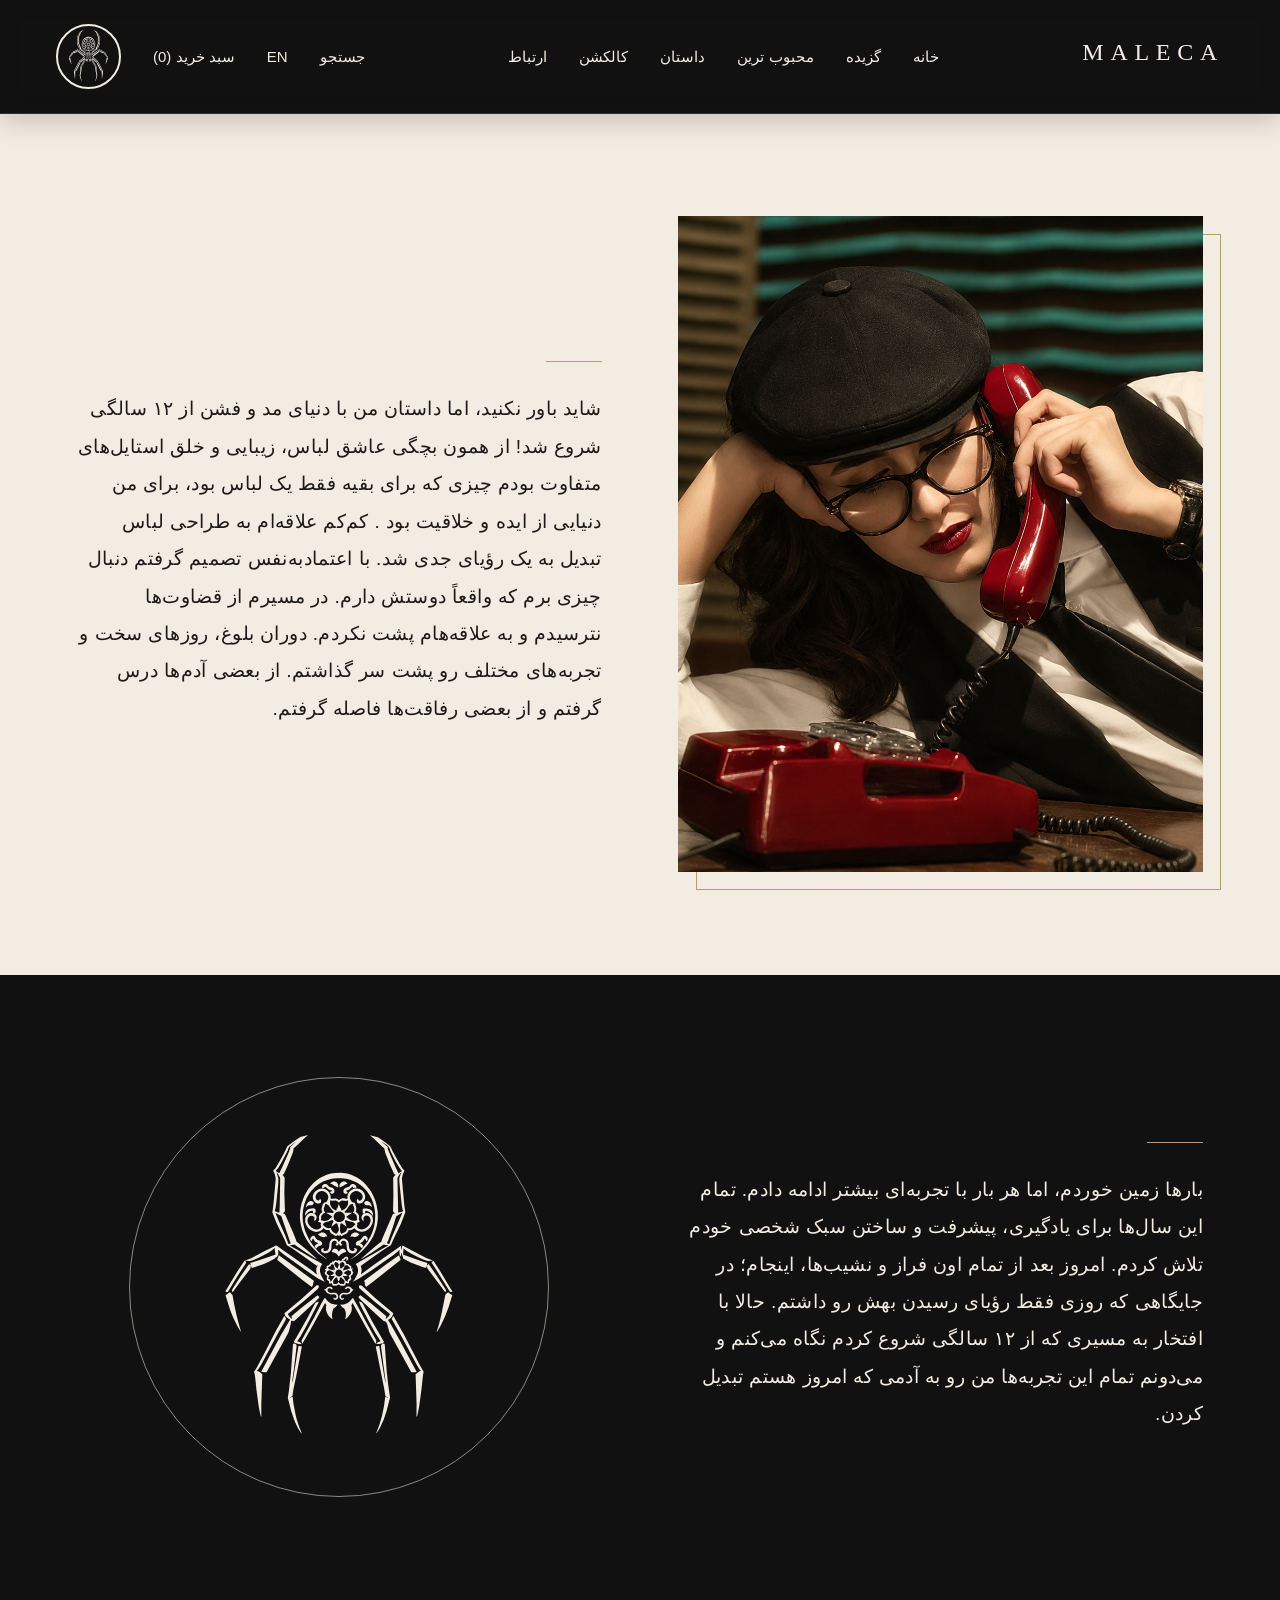
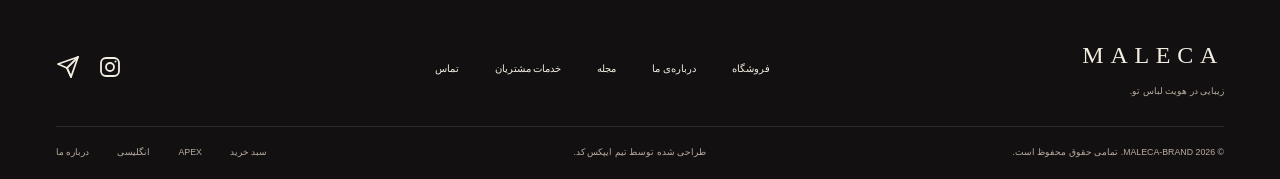
<file: html/story-fa.html>
<!DOCTYPE html>
<html lang="fa" dir="rtl">
<head>
    <meta charset="UTF-8">
    <meta name="viewport" content="width=device-width, initial-scale=1.0">
    <title>MALECA | FASHION-STYLE</title>
    <link rel="stylesheet" href="../css/style-fa.css">
    <link rel="stylesheet" href="../css/style.css">
    <link rel="stylesheet" href="../css/story-style.css">

</head>
<body>
    <header class="header">
    <a href="#" class="logo">MALECA</a>
    <nav class="nav">
      <a href="../index.html?#home">خانه</a>
      <a href="../index.html?#edit">گزیده </a>
      <a href="../index.html?#best"> محبوب ترین </a>
      <a href="../index.html?#philosophy">داستان</a>
      <a href="../index.html?#campaign">کالکشن</a>
      <a href="../index.html?#footer">ارتباط</a>
    </nav>
    <div class="header-actions">
      <a href="#">جستجو</a>
      <a href="./story.html">EN</a>
      <a href="#" id="bag-link">سبد خرید (۰)</a>
      <svg class="header-actions-svg"  xmlns="http://www.w3.org/2000/svg" viewBox="0 0 1302 1208" width="65" height="65" xmlns:c2pa="http://c2pa.org/manifest"><metadata><c2pa:manifest>[base64]/[base64]/[base64]/noAPimSeO/[base64]/[base64]/3cyjxFA3Qo5S46fX0/ihY0VZ7mfb9KF703t5OjWDBWMA4GA1UdDwEB/wQEAwIHgDAVBgNVHSUEDjAMBgorBgEEAYPoXgIBMAwGA1UdEwEB/wQCMAAwHwYDVR0jBBgwFoAUzlHiBIFOZFsj+OPEz5o+nMHXXMIwCgYIKoZIzj0EAwMDZwAwZAIwMXMdFJ4BetLLVY7ORuE9noqbbAZOZn/aArXyTwFAZfKrPzxF2vPoJNf1+UCdg1XGAjBwX1zd9WGqYkqmL5SFqw1QySjr1zJfpJM9+1rdDwSPLMOPOjKuiXjoU/[base64]/tIZWU1Ze7uMlK/NDtYs8bK44kMp/EZnYfs0aYYtAyvdJZHXULIGhJAHk=</c2pa:manifest></metadata>
        <title>Spider Symbol</title>
        <!-- دایره‌ی دور لوگو (اختیاری): از حالت کامنت دربیاور
        <circle cx="650.0" cy="596.4" r="568.7" fill="none" stroke="#000" stroke-width="3"/>
        -->
         <path fill="#f3ece2" fill-rule="evenodd" d="M482.7,812.3 481.7,814.3 474.0,921.3 466.0,990.7 462.7,1011.0 474.3,1057.0 485.3,1090.0 492.3,1107.0 499.3,1121.3 510.0,1138.7 512.7,1142.0 514.0,1142.3 503.0,1114.7 496.0,1092.3 491.7,1075.3 484.0,1036.0 480.7,1008.7 479.3,1008.0 473.3,1010.0 470.0,1009.3 478.0,1006.7 479.7,1004.3 483.7,979.3 494.7,927.0 514.3,824.0 513.7,822.3 507.7,821.7 503.7,820.0 502.0,821.0 482.0,944.0 479.3,955.3 478.7,953.0 485.0,906.7 495.0,822.0 494.7,817.3 489.7,812.0ZM811.0,811.7 807.7,815.7 806.0,819.0 806.0,826.3 823.0,955.7 822.3,956.3 817.7,934.3 799.0,821.0 798.0,820.3 793.3,822.0 787.0,822.3 786.7,825.7 816.7,975.3 821.3,1003.0 823.0,1006.3 832.0,1009.3 831.3,1010.0 828.0,1010.0 822.3,1008.0 821.0,1008.3 816.7,1041.0 809.7,1075.3 799.7,1110.3 787.7,1142.0 789.7,1141.0 801.3,1122.3 815.3,1092.0 826.3,1059.3 838.7,1010.3 831.7,961.3 826.7,916.3 819.3,815.7 818.3,812.3ZM450.3,710.7 449.0,711.3 441.0,726.7 421.0,761.0 374.7,851.3 346.7,903.3 338.7,915.7 342.0,930.7 347.7,985.0 356.0,1045.7 362.0,1074.7 364.0,1080.7 365.3,1081.7 365.3,1031.7 369.0,925.3 359.0,917.0 354.0,914.0 349.3,913.0 348.7,911.7 354.7,906.0 365.3,889.0 426.7,774.0 454.7,725.0 456.3,720.7ZM851.3,710.3 845.3,719.7 845.0,721.7 885.0,793.3 937.3,891.3 948.0,908.3 953.0,912.0 947.0,914.0 932.7,925.0 936.3,1032.0 936.0,1081.0 938.0,1079.7 939.7,1074.0 946.0,1042.3 954.0,984.0 960.0,927.7 962.3,915.3 949.0,893.0 888.7,777.3ZM576.3,658.3 570.0,659.3 563.7,663.3 536.3,715.0 484.7,806.7 488.7,809.3 501.7,813.7 513.0,814.3 511.7,811.0 509.0,808.0 499.0,804.3 497.7,803.0 509.3,786.0 529.0,751.0 575.3,662.3ZM725.3,657.7 724.7,658.3 730.3,672.0 758.7,726.0 783.0,770.3 803.3,803.0 802.0,804.7 796.0,806.3 791.7,808.7 788.0,814.0 798.7,813.7 811.3,810.7 816.7,806.7 773.3,730.7 738.7,665.7 735.0,661.3 728.7,658.3ZM656.0,669.3 655.7,670.3 664.3,679.3 670.3,683.0 674.0,691.0 676.0,698.7 676.3,711.3 673.0,722.3 680.3,717.7 686.3,712.0 694.0,700.0 696.7,693.0 698.0,686.3 698.0,678.3 696.3,670.7 699.0,667.0 700.0,663.7 701.0,663.3 702.0,664.3 755.3,761.0 784.3,812.0 785.3,812.3 788.3,804.3 787.7,800.0 744.7,721.7 719.0,672.7 703.0,645.3 701.0,644.0 691.0,656.7 683.0,663.3 669.0,668.0ZM645.7,669.3 635.3,668.3 621.3,664.3 611.7,658.3 605.0,651.3 600.3,644.3 599.3,644.0 596.7,646.7 585.0,666.3 560.7,714.0 513.3,800.7 513.3,803.7 516.0,812.3 544.0,764.7 598.7,664.3 600.0,663.0 600.7,663.3 601.0,665.3 604.7,670.7 603.0,677.7 603.0,685.3 604.0,691.0 608.0,702.0 614.0,711.3 619.7,717.0 627.3,722.3 625.3,713.7 625.0,705.3 626.7,695.0 630.7,683.0 636.7,679.3 645.7,670.3ZM248.7,623.7 239.3,631.0 234.0,633.3 233.7,634.3 250.3,688.0 262.0,717.0 276.3,746.0 286.3,763.0 291.0,769.3 282.0,738.3 273.7,705.7 265.0,665.3 259.3,633.3 250.0,623.7ZM1052.7,623.0 1043.3,631.0 1042.0,633.3 1026.7,709.0 1018.7,740.7 1010.0,769.7 1011.7,768.3 1024.3,747.3 1041.7,711.0 1053.3,680.0 1067.7,634.7 1067.3,633.0 1060.3,629.7ZM597.3,612.7 597.3,615.3 601.0,617.0 604.7,623.0 610.7,628.3 620.7,631.7 631.7,630.3 637.3,631.7 640.0,634.0 642.0,638.0 641.3,642.3 637.7,645.7 635.0,645.3 632.7,643.0 631.0,643.7 631.0,647.3 632.7,649.7 636.0,651.0 640.0,650.7 643.7,648.7 646.0,646.0 648.0,641.7 648.0,636.3 646.3,632.3 642.7,628.3 639.3,626.3 634.7,625.0 628.0,625.0 623.3,626.0 617.3,625.3 613.3,623.3 610.0,619.7 608.7,614.7 610.0,611.7 613.7,608.7 618.7,608.7 622.3,612.3 628.0,611.3 626.3,607.3 623.3,604.3 619.3,602.7 612.3,603.0 607.3,605.7 602.0,611.3 599.3,611.0ZM704.3,613.3 700.3,612.0 694.7,605.7 690.3,603.3 687.0,602.3 682.7,602.3 677.7,604.3 674.0,608.0 672.7,611.0 673.0,612.0 678.3,611.3 683.0,608.0 687.3,608.3 692.0,613.0 692.3,616.7 691.0,620.0 687.0,624.0 681.7,626.0 666.7,625.0 659.0,628.0 655.0,631.7 653.0,635.0 652.3,642.0 654.0,646.3 659.0,650.7 661.7,651.3 666.0,650.7 669.3,647.0 669.3,643.7 668.7,643.3 667.0,645.0 663.7,646.0 661.3,645.3 658.7,642.0 658.7,637.7 662.3,632.7 666.7,630.7 680.0,631.7 690.0,628.7 696.0,623.7 699.7,617.7 703.3,616.3ZM725.7,598.7 724.3,600.3 724.3,605.3 725.0,607.3 781.3,657.7 838.7,703.3 834.7,711.0 831.7,714.7 823.0,722.0 822.3,720.7 823.7,718.0 825.0,711.3 768.0,664.0 731.0,635.0 729.0,634.3 722.7,640.3 726.0,646.3 740.0,660.3 790.7,707.3 816.3,729.7 819.7,729.7 824.3,732.7 828.0,739.7 836.0,769.7 839.0,776.3 917.0,917.7 930.7,917.7 936.0,916.7 936.3,915.3 873.7,798.7 841.3,741.3 831.3,725.7 832.3,724.0 841.3,717.7 845.3,713.3 849.3,706.3 850.7,701.0 786.0,646.0 736.3,600.7 731.0,597.7ZM575.0,598.0 569.3,598.0 565.7,600.3 513.0,648.0 450.3,701.0 452.0,707.3 455.7,713.0 460.3,717.3 470.3,723.3 471.3,724.7 468.7,727.7 436.0,783.7 365.0,915.7 376.3,917.7 384.0,918.0 385.0,917.0 464.7,772.0 470.7,752.3 474.0,736.0 474.7,728.3 477.0,727.7 485.0,729.7 494.7,721.7 561.0,661.3 576.3,645.3 578.3,641.0 578.0,639.7 572.7,635.0 571.0,635.0 514.3,679.7 476.0,711.7 478.3,719.7 478.0,721.3 470.7,715.7 465.7,709.0 462.7,703.3 519.0,658.3 569.7,614.0 576.3,607.0 577.0,600.3ZM992.3,511.7 991.3,514.0 1011.0,544.3 1057.0,619.0 1060.0,622.3 1068.0,621.7 1068.0,620.0 1057.7,604.0 1023.3,545.7 999.0,508.0 998.0,508.0ZM680.7,493.0 676.0,493.0 671.7,495.0 667.3,499.7 662.3,501.3 661.7,503.7 663.7,504.7 656.3,509.3 652.3,505.3 650.0,505.0 646.7,508.7 640.3,506.0 638.3,506.0 633.7,507.7 631.0,510.7 627.7,509.7 625.7,511.0 625.7,514.0 625.0,514.7 621.3,515.0 618.0,517.7 614.3,524.3 609.0,525.3 604.7,528.7 606.3,535.3 602.0,536.7 599.3,539.3 603.0,545.3 599.0,549.3 598.0,552.3 601.0,558.3 608.0,564.3 606.0,570.3 606.0,576.0 608.7,579.3 614.0,582.7 614.0,590.0 615.0,591.0 618.0,591.3 624.0,590.0 625.7,592.3 626.7,596.3 630.0,599.0 642.7,598.7 650.0,595.0 656.3,598.7 659.0,599.3 666.3,599.0 670.3,599.7 674.7,596.0 675.7,590.3 676.7,589.3 680.3,589.7 684.0,591.3 686.7,591.3 688.0,590.3 688.3,582.3 693.3,579.0 696.0,574.7 693.7,564.3 699.7,558.7 703.3,552.0 703.3,549.7 700.7,546.3 699.7,542.3 698.7,541.3 702.0,536.0 700.0,534.7 696.3,535.7 694.7,535.0 696.7,530.3 696.3,527.7 691.0,524.7 685.0,519.3 678.7,519.3 677.7,518.3 677.7,516.3 675.7,511.7 671.7,508.7 664.7,505.3 666.7,504.7 670.3,505.7 675.3,499.3 677.7,498.7 679.0,499.7 679.3,501.7 677.0,505.3 677.3,506.3 680.0,507.0 682.0,506.0 684.7,502.3 685.0,498.0 684.0,495.7ZM629.7,581.0 635.3,572.3 641.0,567.7 644.7,569.7 645.0,574.7 648.7,583.3 649.7,583.7 653.7,576.0 654.3,570.0 658.7,568.3 668.3,577.3 671.3,581.3 672.0,584.0 671.0,589.0 667.7,593.7 664.0,592.3 657.0,592.7 652.3,589.7 649.7,585.7 648.7,586.0 647.0,589.3 644.0,591.7 640.0,593.0 637.3,593.0 635.0,591.7 631.7,592.7 630.3,591.3 629.7,588.3ZM614.3,542.7 616.7,542.7 622.7,545.3 633.3,552.3 629.0,556.7 624.3,559.7 620.3,561.0 619.7,562.3 625.0,564.0 629.0,564.0 633.3,562.7 635.3,563.3 623.7,581.3 620.3,585.0 619.3,584.3 618.7,578.7 617.7,576.7 613.0,574.3 612.0,573.0 612.7,568.0 616.3,562.0 611.7,560.0 607.7,556.3 605.0,552.3 608.3,546.0ZM686.3,542.3 694.0,545.7 695.3,547.0 695.3,554.3 693.0,557.7 685.7,562.3 689.0,568.0 690.0,573.0 684.3,576.3 683.3,579.0 683.3,584.0 682.0,585.0 674.7,579.7 668.7,568.7 664.7,563.3 667.0,562.3 674.0,564.3 682.3,561.7 681.0,560.0 668.0,552.3 676.3,546.3 683.3,542.7ZM648.3,540.0 653.7,540.0 659.3,543.0 663.0,548.0 664.0,551.0 664.0,554.3 662.0,559.3 658.7,562.7 653.7,565.0 647.7,565.0 644.0,563.3 639.7,559.3 637.7,555.0 637.7,550.7 640.3,545.0 644.7,541.3ZM691.0,533.7 691.3,535.7 690.7,536.3 687.7,536.7 681.3,539.7 675.7,540.3 667.7,543.3 665.3,541.3 669.7,533.0 671.0,528.3 672.7,526.3 676.7,524.0 680.3,523.7 683.0,525.0 689.7,531.3ZM610.7,532.0 614.3,529.3 619.7,528.0 622.0,522.3 623.7,520.7 626.7,520.0 629.3,521.3 632.0,524.7 637.0,542.0 635.3,542.3 633.3,539.0 630.3,536.3 629.7,537.7 632.7,541.0 632.3,542.3 629.7,542.3 615.7,538.3 611.0,535.3ZM637.7,512.3 640.0,512.3 645.7,515.0 649.0,518.3 650.7,522.0 645.7,536.0 644.7,536.0 638.0,529.3 633.7,522.3 633.7,518.3 634.7,515.3ZM664.3,512.0 668.3,515.0 670.3,517.7 671.3,520.3 671.3,523.7 669.3,527.7 665.3,531.7 659.0,536.0 656.3,536.0 655.3,534.0 654.7,525.3 653.0,520.7 658.0,515.0 662.7,512.0ZM872.3,487.3 870.3,488.0 828.7,518.0 743.3,581.3 746.0,588.0 746.0,596.3 750.3,603.3 751.7,603.0 775.0,585.7 876.0,505.7 877.7,503.0 872.7,490.3ZM429.0,487.3 427.0,495.0 424.0,502.0 424.3,504.7 516.3,578.0 551.0,604.0 551.7,603.7 556.0,594.7 556.3,588.0 558.7,582.3 557.3,580.0 430.0,487.0ZM624.0,474.7 624.3,475.7 632.0,476.7 638.3,479.7 642.7,483.0 650.3,491.7 657.7,484.0 663.7,479.7 670.0,476.7 677.7,475.3 675.7,469.7 673.0,465.7 667.3,463.0 663.3,463.0 658.0,465.3 653.0,470.0 650.7,474.0 646.7,468.3 641.0,464.0 637.7,463.0 632.7,463.3 628.3,466.3ZM585.0,465.7 585.7,471.7 587.7,475.0 590.3,477.3 598.3,480.3 604.0,480.3 608.3,479.3 615.0,475.7 618.7,472.0 621.3,467.3 623.0,460.7 623.7,443.7 625.0,440.0 628.3,435.7 632.0,433.7 636.0,433.7 638.7,434.7 641.3,437.0 642.7,439.7 642.7,443.3 642.0,445.0 638.3,447.3 638.0,448.3 641.7,451.7 644.0,452.0 646.0,450.7 648.7,447.3 650.3,443.3 654.0,450.3 658.0,452.7 663.7,448.3 663.7,447.3 661.0,446.7 658.7,444.3 658.0,440.3 659.0,437.7 661.3,435.3 664.7,433.7 670.0,433.7 675.0,437.0 678.0,442.3 680.3,464.7 683.3,471.3 688.3,476.7 691.7,478.7 699.0,480.7 707.0,479.7 712.7,476.7 715.3,473.7 717.0,470.0 716.7,464.0 710.0,461.0 707.0,461.7 706.7,463.0 708.3,466.0 708.3,468.3 704.0,472.0 699.0,472.0 693.7,469.0 691.0,466.0 688.7,461.3 687.3,454.3 686.7,443.0 683.7,435.0 678.0,429.0 670.0,426.0 665.3,426.0 659.3,428.0 654.0,432.7 650.3,439.0 646.7,431.7 642.0,428.0 635.0,426.0 627.3,427.3 623.3,429.7 618.0,436.3 615.7,443.7 615.0,456.3 614.0,460.7 612.0,465.0 608.0,469.3 603.0,472.0 598.3,472.0 595.7,470.7 593.3,467.7 593.3,466.0 595.7,462.3 593.7,460.7 587.3,463.0ZM748.0,415.7 741.7,416.0 730.3,430.3 728.0,432.0 719.7,434.7 715.0,438.7 713.3,441.3 712.7,445.0 713.3,448.0 715.3,451.0 716.7,451.7 721.7,451.3 726.0,452.7 729.3,455.3 734.0,461.7 738.7,458.0 740.3,454.3 738.3,449.7 735.0,446.7 728.3,443.0 737.7,437.7 746.0,425.7 748.7,428.0 751.0,435.0 752.0,435.0 755.3,432.0 756.7,428.0 755.7,422.3 751.0,417.0ZM555.0,415.7 550.7,418.0 547.3,421.7 545.3,426.3 545.3,430.3 548.0,434.0 550.7,435.3 553.0,428.3 555.7,426.0 557.3,427.7 559.7,433.3 563.3,437.7 575.3,443.3 566.7,447.7 562.3,452.3 562.0,455.7 563.0,457.7 568.3,462.3 572.0,457.0 575.7,453.7 586.3,450.7 588.7,447.7 589.0,443.0 587.0,438.7 583.0,435.0 570.7,430.0 566.3,425.3 561.0,416.7 559.0,415.7ZM573.3,409.7 573.7,410.7 582.3,417.3 590.3,420.3 596.0,420.7 602.0,418.7 608.0,418.7 603.7,410.0 599.7,406.3 594.0,404.0 585.7,404.0 580.7,406.0 576.0,409.3ZM726.7,409.3 724.7,409.0 720.7,406.0 716.0,404.0 711.0,403.3 706.7,404.0 702.0,406.0 697.0,410.3 692.3,419.0 700.7,418.0 707.7,420.3 712.0,420.3 720.3,416.7ZM744.3,292.7 743.7,297.3 747.3,301.7 751.3,303.0 761.3,303.7 764.3,304.7 772.0,310.3 770.3,302.0 768.3,297.7 766.0,294.3 761.0,290.0 756.0,288.0 751.0,288.0 747.3,289.7ZM557.0,292.3 553.7,289.3 549.0,287.7 545.0,288.0 540.3,290.0 535.0,294.7 533.0,297.7 528.7,311.0 529.3,311.3 533.7,307.0 537.7,304.7 543.7,303.0 551.7,303.0 554.7,301.7 558.0,297.3 558.0,294.3ZM526.3,333.3 526.7,341.0 527.7,341.3 532.0,334.3 538.7,328.0 546.3,324.7 554.3,323.3 555.3,324.0 554.7,329.3 560.0,333.7 559.0,334.0 552.3,332.0 547.7,332.0 540.7,334.0 535.7,337.3 532.0,341.0 528.7,346.3 526.7,352.3 526.7,365.0 530.3,376.0 537.7,386.7 545.3,393.7 553.7,398.3 559.7,400.3 567.0,401.3 571.3,401.0 579.0,399.3 583.7,397.3 590.0,392.7 593.3,388.3 594.7,388.3 599.7,392.3 605.0,394.3 615.3,394.3 616.3,395.3 618.3,401.7 623.0,407.0 638.7,416.7 641.0,416.3 645.3,412.7 650.7,416.7 656.7,413.0 660.3,417.0 661.7,417.0 666.7,413.0 673.7,410.3 680.0,406.3 684.0,401.3 686.7,394.7 693.0,395.0 696.3,394.3 702.0,392.0 708.0,387.7 715.0,395.0 721.0,398.3 726.3,400.0 736.0,401.0 742.0,400.3 748.3,398.3 760.0,391.0 767.7,382.7 774.0,369.7 776.0,360.0 775.3,350.3 773.7,345.0 771.3,341.3 767.0,337.0 762.7,334.0 756.7,332.0 751.7,331.7 746.0,333.3 745.0,332.7 747.7,329.3 747.3,324.7 748.0,324.0 758.0,325.7 764.0,328.7 770.0,334.7 774.7,342.7 775.7,339.0 775.7,334.0 774.3,328.7 772.3,324.7 767.3,320.0 761.3,317.0 752.7,315.0 741.7,315.0 738.0,317.7 738.0,328.7 739.3,332.0 742.3,334.7 738.3,337.7 734.3,344.0 733.7,351.0 734.7,354.0 738.0,359.0 741.3,362.0 741.0,350.3 743.3,345.7 745.7,343.3 749.0,341.7 752.0,341.0 757.0,342.0 760.3,344.0 764.0,347.7 767.0,354.3 767.3,361.0 765.3,368.7 762.0,375.3 758.7,379.7 751.3,386.3 743.3,390.7 734.7,392.7 729.7,392.0 723.7,389.7 718.0,384.7 716.3,381.0 718.7,375.0 717.7,368.7 728.0,362.7 724.0,355.3 724.7,342.3 720.7,334.3 717.3,331.0 712.3,328.0 714.3,321.3 714.7,313.7 709.7,296.3 708.0,294.0 699.7,292.0 694.7,286.3 691.0,277.7 691.0,270.0 693.0,264.3 695.3,260.7 700.0,256.0 706.7,252.3 711.7,251.0 717.3,251.0 723.0,252.3 729.3,256.0 733.0,259.7 736.7,265.7 738.0,270.7 737.3,278.0 733.3,283.7 730.0,286.0 726.7,287.0 722.7,285.0 721.3,280.3 720.3,279.3 717.3,282.7 716.0,287.3 717.7,293.0 720.3,295.7 727.0,297.3 735.0,294.7 738.0,292.7 742.3,288.0 746.7,279.0 747.3,269.0 743.7,258.3 737.3,250.3 727.0,244.0 716.3,241.7 709.3,242.0 701.7,244.3 695.3,248.0 689.3,253.7 687.0,256.7 683.0,265.7 682.0,270.7 682.3,278.3 681.3,279.3 676.3,279.7 669.7,278.0 663.3,278.0 655.0,281.3 651.0,284.7 646.7,281.3 641.7,279.0 637.0,278.3 626.7,279.7 621.0,279.0 620.3,278.3 620.3,270.3 619.3,265.7 615.3,256.7 608.0,248.7 599.0,243.7 589.7,241.7 580.3,242.7 572.0,246.0 563.3,252.7 559.7,257.3 556.0,264.7 554.7,270.0 555.0,277.7 556.7,283.0 560.3,289.3 565.0,293.7 571.0,296.7 577.3,297.0 580.0,296.3 583.7,293.7 585.3,289.7 584.7,284.0 581.3,279.7 580.0,279.7 580.0,282.3 577.3,285.7 573.7,286.3 568.3,283.0 565.3,277.0 565.0,270.0 566.3,265.3 569.7,259.7 575.3,254.7 580.0,252.3 585.7,251.0 592.0,251.3 597.7,253.3 603.7,257.3 608.0,262.0 610.7,267.3 611.7,272.7 610.7,280.7 605.3,290.7 603.7,292.0 599.7,292.3 596.3,293.7 590.3,301.3 590.0,305.7 587.0,315.7 587.3,322.0 589.7,328.0 581.7,335.3 577.7,343.3 577.3,349.7 578.3,356.0 577.0,359.3 573.7,363.7 582.0,366.7 585.7,369.0 583.7,373.3 583.7,376.3 586.3,381.3 583.0,386.7 577.3,390.7 570.7,392.7 566.3,392.7 558.7,390.7 552.3,387.3 548.3,384.3 540.7,375.7 537.7,370.3 535.3,363.3 535.0,356.3 537.7,349.3 541.3,345.0 548.0,341.7 552.3,341.7 555.0,342.7 559.7,346.7 560.7,348.7 560.7,352.7 559.7,355.0 560.7,362.0 566.3,355.7 568.7,350.3 568.3,344.0 566.0,339.3 560.0,334.3 560.3,333.3 563.3,332.0 565.0,327.3 565.3,321.3 563.7,317.0 560.3,315.0 554.3,314.3 540.0,317.3 535.0,320.0 530.3,324.3ZM711.0,373.0 711.0,374.0 702.3,382.7 696.0,386.7 691.0,388.0 681.3,387.7 679.0,395.7 674.3,401.3 669.7,404.0 663.7,406.0 660.3,409.0 659.3,408.3 656.7,403.3 654.7,396.3 654.7,384.3 656.0,372.3 657.3,370.7 662.3,369.3 664.7,372.0 678.7,382.7 673.7,365.3 672.3,363.0 675.7,358.0 676.7,357.7 681.3,360.0 703.0,366.0 707.0,368.3ZM591.0,373.7 596.0,368.3 599.3,366.3 612.3,363.0 627.7,357.0 628.3,360.3 631.0,363.0 627.0,370.7 623.3,382.3 640.0,369.3 644.7,370.3 650.0,387.7 650.3,395.0 649.3,398.0 646.7,402.3 640.3,409.0 637.0,406.0 630.3,402.7 626.3,399.3 622.7,393.3 621.3,387.3 612.7,388.0 605.3,386.3 599.7,382.7ZM649.3,326.0 657.0,326.7 665.0,330.7 670.3,336.7 672.7,343.7 672.0,351.0 668.7,357.3 663.0,362.3 659.0,364.3 654.3,365.3 646.0,364.7 638.7,361.0 633.7,355.3 631.3,348.0 631.7,340.7 635.7,333.3 640.7,329.0ZM602.0,299.0 606.3,299.7 611.3,302.7 621.0,315.3 632.3,328.3 628.7,332.0 612.7,330.7 604.3,331.0 605.7,332.7 615.0,337.7 625.3,344.7 626.0,346.0 612.0,357.7 605.0,360.7 596.3,361.7 585.0,358.3 584.0,357.0 585.3,353.0 585.3,344.7 587.7,339.7 593.3,334.0 600.3,330.7 595.7,323.3 595.0,314.7 599.3,303.0 599.7,300.0ZM698.3,299.0 701.7,298.7 703.0,299.7 703.3,304.7 706.0,310.0 707.3,315.0 706.0,325.0 702.3,330.3 707.0,332.3 711.0,335.3 715.0,340.0 716.7,344.3 716.7,353.3 718.0,357.7 710.3,360.3 703.0,360.7 695.3,358.7 687.3,354.0 678.3,346.3 678.3,345.3 682.7,341.7 697.0,332.7 698.3,331.0 674.3,331.3 671.0,328.3 680.7,316.7 687.7,305.7 691.7,301.7ZM618.3,285.7 619.3,285.0 624.3,287.0 638.3,285.7 645.0,288.7 650.7,294.3 656.0,288.7 661.7,285.7 678.3,287.3 683.7,285.3 684.7,288.7 684.0,299.3 682.0,305.3 678.0,311.3 670.7,318.0 661.3,323.0 659.3,320.3 658.7,313.7 657.0,314.3 656.0,313.3 653.7,308.3 651.3,299.3 650.3,298.3 645.0,314.7 644.0,315.7 642.3,312.3 642.7,320.7 639.0,322.7 628.3,316.0 624.7,312.3 620.7,306.0 618.0,297.7ZM712.0,230.0 708.0,226.7 704.3,225.3 699.7,225.3 695.7,227.0 692.7,229.7 688.3,235.7 676.3,239.3 672.0,241.7 669.3,244.3 668.0,246.7 667.0,251.7 668.0,256.7 671.3,260.3 673.7,261.3 678.3,261.3 682.0,259.0 683.0,256.7 677.3,251.3 677.3,250.0 678.7,248.7 689.3,245.3 700.3,234.3 702.0,235.3 703.0,238.0 704.7,239.7 709.0,239.0 714.3,239.7 715.0,239.0 714.7,235.7ZM590.7,229.7 588.0,235.3 588.0,237.7 589.0,239.0 595.0,240.0 599.7,235.3 601.0,235.3 613.3,245.3 617.7,247.3 624.0,248.3 625.3,250.3 624.0,251.7 620.3,252.7 618.3,255.0 619.0,257.7 621.7,260.3 625.7,261.3 628.7,260.7 633.3,256.0 634.3,249.7 633.7,246.3 631.3,242.3 626.7,239.3 615.3,235.7 607.0,226.7 603.0,225.3 598.7,225.3 593.3,227.3ZM681.7,223.7 677.3,218.3 673.3,216.3 666.0,216.0 660.3,218.3 656.0,222.7 653.0,229.0 653.0,234.7 654.0,238.0 665.0,232.7 677.3,225.3 681.7,225.3ZM619.3,223.7 619.3,225.0 624.3,225.0 633.7,231.3 644.0,236.0 647.0,238.3 647.7,238.0 648.3,234.3 647.7,227.3 645.7,223.0 640.7,218.0 634.0,215.7 629.0,216.0 623.7,218.7ZM620.7,187.0 605.7,191.3 593.7,196.3 580.7,203.3 567.7,212.3 557.3,221.3 546.3,233.0 538.0,244.0 530.3,256.0 523.3,269.7 517.7,283.7 513.3,297.3 509.3,316.3 507.3,336.3 507.3,348.0 508.3,361.3 511.3,379.0 516.3,397.0 524.3,416.7 533.0,432.3 545.7,450.3 554.7,461.0 576.0,481.3 596.0,495.7 604.0,500.7 607.0,501.7 584.7,483.3 574.3,473.0 556.3,452.3 547.3,439.7 537.7,423.0 527.0,398.7 522.0,382.7 519.0,368.0 517.3,352.0 517.3,336.0 519.3,318.0 522.3,304.0 526.3,291.0 532.0,276.7 540.0,262.7 548.7,250.7 562.7,236.0 578.3,224.0 592.3,216.3 602.7,212.0 620.0,207.0 630.3,205.0 644.3,203.7 659.3,203.7 677.7,206.0 692.3,209.7 703.3,213.7 716.3,220.0 729.0,228.0 742.7,239.7 753.7,251.7 763.0,265.3 771.0,280.7 775.7,292.7 779.3,305.3 782.7,322.0 784.3,338.0 783.3,363.3 779.7,383.7 773.7,403.0 767.3,417.0 755.0,438.7 739.0,460.0 726.0,474.0 710.0,489.3 694.0,501.7 694.7,502.0 717.0,487.7 729.0,478.0 739.7,468.0 752.3,454.3 761.0,443.0 768.0,432.7 777.3,416.0 783.3,402.0 787.3,390.0 791.3,373.0 793.3,358.3 794.0,348.3 793.3,326.7 789.3,303.3 785.3,289.0 780.3,275.3 773.3,260.7 767.3,250.3 750.0,227.7 741.3,219.0 730.0,209.7 717.3,201.3 705.7,195.3 695.7,191.3 680.7,187.0 658.7,184.0 637.3,184.3ZM764.7,45.7 777.0,56.0 810.3,88.3 817.3,94.0 821.0,110.0 838.0,153.7 854.0,188.7 858.7,191.3 854.0,196.3 850.3,202.0 851.0,267.7 849.7,324.3 850.0,327.3 857.0,332.7 855.3,334.0 849.3,335.7 812.0,422.3 808.0,432.3 807.3,436.3 791.7,448.7 757.3,478.0 734.7,498.7 732.3,501.7 771.0,477.7 815.3,447.3 822.3,449.7 831.7,450.3 832.0,451.0 712.0,519.7 716.0,524.7 720.0,534.3 721.0,539.7 721.0,548.0 718.0,558.0 712.0,570.0 707.0,578.0 701.0,585.0 715.0,578.7 727.7,571.3 770.0,543.3 849.0,487.7 867.3,473.7 873.7,467.3 873.3,479.7 875.0,487.3 878.3,492.7 879.7,485.3 879.7,478.7 880.7,477.7 886.0,494.3 886.7,499.3 914.3,513.7 934.0,521.7 958.7,530.3 971.7,533.7 972.3,529.0 974.0,527.7 975.0,529.3 975.7,535.3 1041.0,622.0 1042.3,622.7 1045.0,618.0 1045.0,616.7 1041.7,610.7 1008.0,558.7 981.3,520.3 980.0,519.7 975.3,525.0 974.3,524.3 974.3,522.0 976.3,516.0 955.0,509.3 887.7,485.7 886.7,483.7 888.3,462.7 889.3,462.3 894.0,467.0 902.0,472.7 917.3,481.7 940.7,493.7 963.0,503.7 977.3,508.0 995.0,507.7 996.0,506.7 971.7,497.0 884.3,451.7 883.3,452.0 882.0,464.0 880.3,468.0 879.0,453.3 878.0,453.0 775.7,525.0 732.7,557.3 731.7,556.7 734.3,545.7 733.7,535.7 730.7,527.3 731.7,526.0 806.7,472.7 826.0,459.7 841.7,450.3 851.7,427.0 879.7,369.3 895.0,329.3 890.7,298.0 882.3,205.3 885.7,190.0 887.7,184.7 891.7,177.7 891.7,176.3 883.7,167.0 873.7,151.0 847.7,104.0 839.7,86.3 812.0,65.3 794.0,53.0ZM882.7,331.3 883.3,333.0 845.0,422.3 837.0,442.7 836.7,445.3 835.3,446.0 828.0,443.7 827.7,442.3 832.3,432.0 848.7,385.3 861.7,343.7ZM879.7,183.0 880.3,184.3 877.0,191.3 872.7,204.3 872.7,215.0 881.0,296.3 884.0,316.0 887.0,324.3 881.0,328.0 869.3,330.3 868.7,329.3 866.0,203.3 872.7,190.7ZM807.3,68.7 829.3,84.0 834.7,89.0 841.0,106.0 858.3,140.3 872.0,163.3 882.3,177.0 882.0,178.0 876.7,181.0 871.3,185.7 869.7,185.7 858.7,162.3 832.7,102.3 829.3,92.7 832.7,88.7 829.3,88.0 808.7,71.0ZM537.3,45.3 508.7,52.0 486.7,67.0 461.0,86.3 446.0,117.3 431.0,144.3 418.0,166.0 409.0,176.7 415.0,189.0 418.0,203.0 418.0,209.0 411.0,289.0 407.7,318.3 405.7,329.0 421.0,368.7 451.0,430.3 459.3,450.0 477.0,460.7 496.7,474.0 568.0,524.7 571.0,525.7 575.0,524.0 574.0,525.7 570.3,528.3 567.3,537.3 567.3,545.7 569.7,557.0 568.0,556.7 549.0,541.7 441.7,466.3 421.3,451.0 419.0,451.0 403.0,460.0 379.7,471.0 328.0,498.0 303.3,507.7 275.3,549.7 233.3,620.0 233.3,621.7 242.0,622.0 244.3,619.0 276.7,565.7 309.0,515.3 309.7,512.7 306.3,508.3 306.7,507.7 324.0,508.0 330.3,506.7 343.0,502.0 361.0,493.7 391.0,478.0 406.0,468.0 413.3,460.7 414.3,461.3 415.0,470.0 417.3,483.3 416.3,485.0 359.3,505.0 325.0,515.7 324.7,517.3 326.3,522.7 325.3,524.7 321.0,520.3 320.0,520.7 290.3,562.3 260.3,609.3 256.7,616.7 257.0,619.0 259.3,622.0 260.7,622.0 286.0,587.3 325.0,536.7 326.3,529.0 327.3,527.7 328.7,529.0 329.7,534.0 334.0,533.0 374.7,519.0 391.0,512.0 415.3,499.0 416.3,496.3 419.7,495.7 422.7,493.0 426.7,486.0 428.0,480.7 427.3,468.3 428.0,466.7 432.3,472.0 444.3,481.7 533.0,544.7 574.0,572.3 595.7,583.7 598.3,584.3 587.7,566.3 584.0,558.0 581.3,549.0 581.0,539.3 582.3,532.3 586.3,523.7 589.7,519.7 574.3,510.3 553.0,499.0 498.0,467.0 469.3,451.3 486.7,447.3 521.3,471.7 559.7,496.3 571.0,502.3 533.3,468.3 494.3,436.3 492.7,430.0 481.7,402.7 454.7,341.0 451.0,335.3 445.0,332.7 451.7,326.7 452.3,325.0 450.0,259.3 451.3,202.0 443.0,191.0 447.7,189.0 462.7,156.3 480.7,110.7 483.7,100.0 483.3,94.3 499.0,80.7 524.7,55.7ZM418.3,331.7 428.3,337.7 437.3,341.7 439.0,343.7 472.0,440.3 473.7,442.3 473.3,443.7 466.7,446.0 464.7,445.0 453.7,415.7 428.7,359.0 417.7,332.3ZM421.3,183.0 423.7,184.7 428.7,191.7 434.7,203.3 433.0,303.3 432.0,329.7 431.3,330.3 424.0,329.0 414.7,324.3 417.7,313.0 420.7,292.0 427.7,223.7 428.0,204.0ZM495.0,67.7 495.3,68.3 473.7,87.0 469.3,89.0 472.0,91.3 472.0,92.7 466.0,109.7 442.0,164.0 431.7,184.7 429.7,185.0 419.3,178.0 418.7,176.7 426.7,167.0 438.7,147.3 457.7,111.3 462.7,100.7 467.0,88.7Z"/>
      </svg>
    </div>
  </header>
  <div class="search-bar" id="search-bar">
  <input type="search" id="search-input" placeholder="جستجوی محصولات..." aria-label="جستجوی محصولات">
  <button id="search-close" aria-label="بستن جستجو">&times;</button>
  </div>

  <!-- story -->
   <section class="story story2 philosophy-box">
     <div class="my-story">
         <div class="pic">
            <img class="picc" src="../pic/red-phon-maleca.png" alt="adult maleca  ">
        </div>
        <div class="info">
          <p>شاید باور نکنید، اما داستان من با دنیای مد و فشن از ۱۲ سالگی شروع شد!
             از همون بچگی عاشق لباس، زیبایی و خلق استایل‌های متفاوت بودم
چیزی که برای بقیه فقط یک لباس بود، برای من دنیایی از ایده و خلاقیت بود  .
کم‌کم علاقه‌ام به طراحی لباس تبدیل به یک رؤیای جدی شد.
با اعتمادبه‌نفس تصمیم گرفتم دنبال چیزی برم که واقعاً دوستش دارم.
در مسیرم از قضاوت‌ها نترسیدم و به علاقه‌هام پشت نکردم.
دوران بلوغ، روزهای سخت و تجربه‌های مختلف رو پشت سر گذاشتم.
از بعضی آدم‌ها درس گرفتم و از بعضی رفاقت‌ها فاصله گرفتم.</p>
        </div>
       
     </div>
   </section>
   <section class="story2">
     <div class="my-story">
        <div class="info">
          <p>بارها زمین خوردم، اما هر بار با تجربه‌ای بیشتر ادامه دادم.
              تمام این سال‌ها برای یادگیری، پیشرفت و ساختن سبک شخصی خودم تلاش کردم.
               امروز بعد از تمام اون فراز و نشیب‌ها، اینجام؛ در جایگاهی که روزی فقط رؤیای رسیدن بهش رو داشتم.
                حالا با افتخار به مسیری که از ۱۲ سالگی شروع کردم نگاه می‌کنم و می‌دونم تمام این تجربه‌ها من رو به آدمی که امروز هستم تبدیل کردن.</p>
        </div>
        <div class="pic">
          <svg class="header-actions-svg"  xmlns="http://www.w3.org/2000/svg" viewBox="0 0 1302 1208" width="465" height="365" xmlns:c2pa="http://c2pa.org/manifest"><metadata><c2pa:manifest>[base64]/[base64]/[base64]/noAPimSeO/[base64]/[base64]/3cyjxFA3Qo5S46fX0/ihY0VZ7mfb9KF703t5OjWDBWMA4GA1UdDwEB/wQEAwIHgDAVBgNVHSUEDjAMBgorBgEEAYPoXgIBMAwGA1UdEwEB/wQCMAAwHwYDVR0jBBgwFoAUzlHiBIFOZFsj+OPEz5o+nMHXXMIwCgYIKoZIzj0EAwMDZwAwZAIwMXMdFJ4BetLLVY7ORuE9noqbbAZOZn/aArXyTwFAZfKrPzxF2vPoJNf1+UCdg1XGAjBwX1zd9WGqYkqmL5SFqw1QySjr1zJfpJM9+1rdDwSPLMOPOjKuiXjoU/[base64]/tIZWU1Ze7uMlK/NDtYs8bK44kMp/EZnYfs0aYYtAyvdJZHXULIGhJAHk=</c2pa:manifest></metadata>
               <title>Spider Symbol</title>
                 <!-- دایره‌ی دور لوگو (اختیاری): از حالت کامنت دربیاور   
                 <circle cx="650.0" cy="596.4" r="568.7" fill="none" stroke="#000" stroke-width="3"/>
                   -->
                  <path fill="#f3ece2" fill-rule="evenodd" d="M482.7,812.3 481.7,814.3 474.0,921.3 466.0,990.7 462.7,1011.0 474.3,1057.0 485.3,1090.0 492.3,1107.0 499.3,1121.3 510.0,1138.7 512.7,1142.0 514.0,1142.3 503.0,1114.7 496.0,1092.3 491.7,1075.3 484.0,1036.0 480.7,1008.7 479.3,1008.0 473.3,1010.0 470.0,1009.3 478.0,1006.7 479.7,1004.3 483.7,979.3 494.7,927.0 514.3,824.0 513.7,822.3 507.7,821.7 503.7,820.0 502.0,821.0 482.0,944.0 479.3,955.3 478.7,953.0 485.0,906.7 495.0,822.0 494.7,817.3 489.7,812.0ZM811.0,811.7 807.7,815.7 806.0,819.0 806.0,826.3 823.0,955.7 822.3,956.3 817.7,934.3 799.0,821.0 798.0,820.3 793.3,822.0 787.0,822.3 786.7,825.7 816.7,975.3 821.3,1003.0 823.0,1006.3 832.0,1009.3 831.3,1010.0 828.0,1010.0 822.3,1008.0 821.0,1008.3 816.7,1041.0 809.7,1075.3 799.7,1110.3 787.7,1142.0 789.7,1141.0 801.3,1122.3 815.3,1092.0 826.3,1059.3 838.7,1010.3 831.7,961.3 826.7,916.3 819.3,815.7 818.3,812.3ZM450.3,710.7 449.0,711.3 441.0,726.7 421.0,761.0 374.7,851.3 346.7,903.3 338.7,915.7 342.0,930.7 347.7,985.0 356.0,1045.7 362.0,1074.7 364.0,1080.7 365.3,1081.7 365.3,1031.7 369.0,925.3 359.0,917.0 354.0,914.0 349.3,913.0 348.7,911.7 354.7,906.0 365.3,889.0 426.7,774.0 454.7,725.0 456.3,720.7ZM851.3,710.3 845.3,719.7 845.0,721.7 885.0,793.3 937.3,891.3 948.0,908.3 953.0,912.0 947.0,914.0 932.7,925.0 936.3,1032.0 936.0,1081.0 938.0,1079.7 939.7,1074.0 946.0,1042.3 954.0,984.0 960.0,927.7 962.3,915.3 949.0,893.0 888.7,777.3ZM576.3,658.3 570.0,659.3 563.7,663.3 536.3,715.0 484.7,806.7 488.7,809.3 501.7,813.7 513.0,814.3 511.7,811.0 509.0,808.0 499.0,804.3 497.7,803.0 509.3,786.0 529.0,751.0 575.3,662.3ZM725.3,657.7 724.7,658.3 730.3,672.0 758.7,726.0 783.0,770.3 803.3,803.0 802.0,804.7 796.0,806.3 791.7,808.7 788.0,814.0 798.7,813.7 811.3,810.7 816.7,806.7 773.3,730.7 738.7,665.7 735.0,661.3 728.7,658.3ZM656.0,669.3 655.7,670.3 664.3,679.3 670.3,683.0 674.0,691.0 676.0,698.7 676.3,711.3 673.0,722.3 680.3,717.7 686.3,712.0 694.0,700.0 696.7,693.0 698.0,686.3 698.0,678.3 696.3,670.7 699.0,667.0 700.0,663.7 701.0,663.3 702.0,664.3 755.3,761.0 784.3,812.0 785.3,812.3 788.3,804.3 787.7,800.0 744.7,721.7 719.0,672.7 703.0,645.3 701.0,644.0 691.0,656.7 683.0,663.3 669.0,668.0ZM645.7,669.3 635.3,668.3 621.3,664.3 611.7,658.3 605.0,651.3 600.3,644.3 599.3,644.0 596.7,646.7 585.0,666.3 560.7,714.0 513.3,800.7 513.3,803.7 516.0,812.3 544.0,764.7 598.7,664.3 600.0,663.0 600.7,663.3 601.0,665.3 604.7,670.7 603.0,677.7 603.0,685.3 604.0,691.0 608.0,702.0 614.0,711.3 619.7,717.0 627.3,722.3 625.3,713.7 625.0,705.3 626.7,695.0 630.7,683.0 636.7,679.3 645.7,670.3ZM248.7,623.7 239.3,631.0 234.0,633.3 233.7,634.3 250.3,688.0 262.0,717.0 276.3,746.0 286.3,763.0 291.0,769.3 282.0,738.3 273.7,705.7 265.0,665.3 259.3,633.3 250.0,623.7ZM1052.7,623.0 1043.3,631.0 1042.0,633.3 1026.7,709.0 1018.7,740.7 1010.0,769.7 1011.7,768.3 1024.3,747.3 1041.7,711.0 1053.3,680.0 1067.7,634.7 1067.3,633.0 1060.3,629.7ZM597.3,612.7 597.3,615.3 601.0,617.0 604.7,623.0 610.7,628.3 620.7,631.7 631.7,630.3 637.3,631.7 640.0,634.0 642.0,638.0 641.3,642.3 637.7,645.7 635.0,645.3 632.7,643.0 631.0,643.7 631.0,647.3 632.7,649.7 636.0,651.0 640.0,650.7 643.7,648.7 646.0,646.0 648.0,641.7 648.0,636.3 646.3,632.3 642.7,628.3 639.3,626.3 634.7,625.0 628.0,625.0 623.3,626.0 617.3,625.3 613.3,623.3 610.0,619.7 608.7,614.7 610.0,611.7 613.7,608.7 618.7,608.7 622.3,612.3 628.0,611.3 626.3,607.3 623.3,604.3 619.3,602.7 612.3,603.0 607.3,605.7 602.0,611.3 599.3,611.0ZM704.3,613.3 700.3,612.0 694.7,605.7 690.3,603.3 687.0,602.3 682.7,602.3 677.7,604.3 674.0,608.0 672.7,611.0 673.0,612.0 678.3,611.3 683.0,608.0 687.3,608.3 692.0,613.0 692.3,616.7 691.0,620.0 687.0,624.0 681.7,626.0 666.7,625.0 659.0,628.0 655.0,631.7 653.0,635.0 652.3,642.0 654.0,646.3 659.0,650.7 661.7,651.3 666.0,650.7 669.3,647.0 669.3,643.7 668.7,643.3 667.0,645.0 663.7,646.0 661.3,645.3 658.7,642.0 658.7,637.7 662.3,632.7 666.7,630.7 680.0,631.7 690.0,628.7 696.0,623.7 699.7,617.7 703.3,616.3ZM725.7,598.7 724.3,600.3 724.3,605.3 725.0,607.3 781.3,657.7 838.7,703.3 834.7,711.0 831.7,714.7 823.0,722.0 822.3,720.7 823.7,718.0 825.0,711.3 768.0,664.0 731.0,635.0 729.0,634.3 722.7,640.3 726.0,646.3 740.0,660.3 790.7,707.3 816.3,729.7 819.7,729.7 824.3,732.7 828.0,739.7 836.0,769.7 839.0,776.3 917.0,917.7 930.7,917.7 936.0,916.7 936.3,915.3 873.7,798.7 841.3,741.3 831.3,725.7 832.3,724.0 841.3,717.7 845.3,713.3 849.3,706.3 850.7,701.0 786.0,646.0 736.3,600.7 731.0,597.7ZM575.0,598.0 569.3,598.0 565.7,600.3 513.0,648.0 450.3,701.0 452.0,707.3 455.7,713.0 460.3,717.3 470.3,723.3 471.3,724.7 468.7,727.7 436.0,783.7 365.0,915.7 376.3,917.7 384.0,918.0 385.0,917.0 464.7,772.0 470.7,752.3 474.0,736.0 474.7,728.3 477.0,727.7 485.0,729.7 494.7,721.7 561.0,661.3 576.3,645.3 578.3,641.0 578.0,639.7 572.7,635.0 571.0,635.0 514.3,679.7 476.0,711.7 478.3,719.7 478.0,721.3 470.7,715.7 465.7,709.0 462.7,703.3 519.0,658.3 569.7,614.0 576.3,607.0 577.0,600.3ZM992.3,511.7 991.3,514.0 1011.0,544.3 1057.0,619.0 1060.0,622.3 1068.0,621.7 1068.0,620.0 1057.7,604.0 1023.3,545.7 999.0,508.0 998.0,508.0ZM680.7,493.0 676.0,493.0 671.7,495.0 667.3,499.7 662.3,501.3 661.7,503.7 663.7,504.7 656.3,509.3 652.3,505.3 650.0,505.0 646.7,508.7 640.3,506.0 638.3,506.0 633.7,507.7 631.0,510.7 627.7,509.7 625.7,511.0 625.7,514.0 625.0,514.7 621.3,515.0 618.0,517.7 614.3,524.3 609.0,525.3 604.7,528.7 606.3,535.3 602.0,536.7 599.3,539.3 603.0,545.3 599.0,549.3 598.0,552.3 601.0,558.3 608.0,564.3 606.0,570.3 606.0,576.0 608.7,579.3 614.0,582.7 614.0,590.0 615.0,591.0 618.0,591.3 624.0,590.0 625.7,592.3 626.7,596.3 630.0,599.0 642.7,598.7 650.0,595.0 656.3,598.7 659.0,599.3 666.3,599.0 670.3,599.7 674.7,596.0 675.7,590.3 676.7,589.3 680.3,589.7 684.0,591.3 686.7,591.3 688.0,590.3 688.3,582.3 693.3,579.0 696.0,574.7 693.7,564.3 699.7,558.7 703.3,552.0 703.3,549.7 700.7,546.3 699.7,542.3 698.7,541.3 702.0,536.0 700.0,534.7 696.3,535.7 694.7,535.0 696.7,530.3 696.3,527.7 691.0,524.7 685.0,519.3 678.7,519.3 677.7,518.3 677.7,516.3 675.7,511.7 671.7,508.7 664.7,505.3 666.7,504.7 670.3,505.7 675.3,499.3 677.7,498.7 679.0,499.7 679.3,501.7 677.0,505.3 677.3,506.3 680.0,507.0 682.0,506.0 684.7,502.3 685.0,498.0 684.0,495.7ZM629.7,581.0 635.3,572.3 641.0,567.7 644.7,569.7 645.0,574.7 648.7,583.3 649.7,583.7 653.7,576.0 654.3,570.0 658.7,568.3 668.3,577.3 671.3,581.3 672.0,584.0 671.0,589.0 667.7,593.7 664.0,592.3 657.0,592.7 652.3,589.7 649.7,585.7 648.7,586.0 647.0,589.3 644.0,591.7 640.0,593.0 637.3,593.0 635.0,591.7 631.7,592.7 630.3,591.3 629.7,588.3ZM614.3,542.7 616.7,542.7 622.7,545.3 633.3,552.3 629.0,556.7 624.3,559.7 620.3,561.0 619.7,562.3 625.0,564.0 629.0,564.0 633.3,562.7 635.3,563.3 623.7,581.3 620.3,585.0 619.3,584.3 618.7,578.7 617.7,576.7 613.0,574.3 612.0,573.0 612.7,568.0 616.3,562.0 611.7,560.0 607.7,556.3 605.0,552.3 608.3,546.0ZM686.3,542.3 694.0,545.7 695.3,547.0 695.3,554.3 693.0,557.7 685.7,562.3 689.0,568.0 690.0,573.0 684.3,576.3 683.3,579.0 683.3,584.0 682.0,585.0 674.7,579.7 668.7,568.7 664.7,563.3 667.0,562.3 674.0,564.3 682.3,561.7 681.0,560.0 668.0,552.3 676.3,546.3 683.3,542.7ZM648.3,540.0 653.7,540.0 659.3,543.0 663.0,548.0 664.0,551.0 664.0,554.3 662.0,559.3 658.7,562.7 653.7,565.0 647.7,565.0 644.0,563.3 639.7,559.3 637.7,555.0 637.7,550.7 640.3,545.0 644.7,541.3ZM691.0,533.7 691.3,535.7 690.7,536.3 687.7,536.7 681.3,539.7 675.7,540.3 667.7,543.3 665.3,541.3 669.7,533.0 671.0,528.3 672.7,526.3 676.7,524.0 680.3,523.7 683.0,525.0 689.7,531.3ZM610.7,532.0 614.3,529.3 619.7,528.0 622.0,522.3 623.7,520.7 626.7,520.0 629.3,521.3 632.0,524.7 637.0,542.0 635.3,542.3 633.3,539.0 630.3,536.3 629.7,537.7 632.7,541.0 632.3,542.3 629.7,542.3 615.7,538.3 611.0,535.3ZM637.7,512.3 640.0,512.3 645.7,515.0 649.0,518.3 650.7,522.0 645.7,536.0 644.7,536.0 638.0,529.3 633.7,522.3 633.7,518.3 634.7,515.3ZM664.3,512.0 668.3,515.0 670.3,517.7 671.3,520.3 671.3,523.7 669.3,527.7 665.3,531.7 659.0,536.0 656.3,536.0 655.3,534.0 654.7,525.3 653.0,520.7 658.0,515.0 662.7,512.0ZM872.3,487.3 870.3,488.0 828.7,518.0 743.3,581.3 746.0,588.0 746.0,596.3 750.3,603.3 751.7,603.0 775.0,585.7 876.0,505.7 877.7,503.0 872.7,490.3ZM429.0,487.3 427.0,495.0 424.0,502.0 424.3,504.7 516.3,578.0 551.0,604.0 551.7,603.7 556.0,594.7 556.3,588.0 558.7,582.3 557.3,580.0 430.0,487.0ZM624.0,474.7 624.3,475.7 632.0,476.7 638.3,479.7 642.7,483.0 650.3,491.7 657.7,484.0 663.7,479.7 670.0,476.7 677.7,475.3 675.7,469.7 673.0,465.7 667.3,463.0 663.3,463.0 658.0,465.3 653.0,470.0 650.7,474.0 646.7,468.3 641.0,464.0 637.7,463.0 632.7,463.3 628.3,466.3ZM585.0,465.7 585.7,471.7 587.7,475.0 590.3,477.3 598.3,480.3 604.0,480.3 608.3,479.3 615.0,475.7 618.7,472.0 621.3,467.3 623.0,460.7 623.7,443.7 625.0,440.0 628.3,435.7 632.0,433.7 636.0,433.7 638.7,434.7 641.3,437.0 642.7,439.7 642.7,443.3 642.0,445.0 638.3,447.3 638.0,448.3 641.7,451.7 644.0,452.0 646.0,450.7 648.7,447.3 650.3,443.3 654.0,450.3 658.0,452.7 663.7,448.3 663.7,447.3 661.0,446.7 658.7,444.3 658.0,440.3 659.0,437.7 661.3,435.3 664.7,433.7 670.0,433.7 675.0,437.0 678.0,442.3 680.3,464.7 683.3,471.3 688.3,476.7 691.7,478.7 699.0,480.7 707.0,479.7 712.7,476.7 715.3,473.7 717.0,470.0 716.7,464.0 710.0,461.0 707.0,461.7 706.7,463.0 708.3,466.0 708.3,468.3 704.0,472.0 699.0,472.0 693.7,469.0 691.0,466.0 688.7,461.3 687.3,454.3 686.7,443.0 683.7,435.0 678.0,429.0 670.0,426.0 665.3,426.0 659.3,428.0 654.0,432.7 650.3,439.0 646.7,431.7 642.0,428.0 635.0,426.0 627.3,427.3 623.3,429.7 618.0,436.3 615.7,443.7 615.0,456.3 614.0,460.7 612.0,465.0 608.0,469.3 603.0,472.0 598.3,472.0 595.7,470.7 593.3,467.7 593.3,466.0 595.7,462.3 593.7,460.7 587.3,463.0ZM748.0,415.7 741.7,416.0 730.3,430.3 728.0,432.0 719.7,434.7 715.0,438.7 713.3,441.3 712.7,445.0 713.3,448.0 715.3,451.0 716.7,451.7 721.7,451.3 726.0,452.7 729.3,455.3 734.0,461.7 738.7,458.0 740.3,454.3 738.3,449.7 735.0,446.7 728.3,443.0 737.7,437.7 746.0,425.7 748.7,428.0 751.0,435.0 752.0,435.0 755.3,432.0 756.7,428.0 755.7,422.3 751.0,417.0ZM555.0,415.7 550.7,418.0 547.3,421.7 545.3,426.3 545.3,430.3 548.0,434.0 550.7,435.3 553.0,428.3 555.7,426.0 557.3,427.7 559.7,433.3 563.3,437.7 575.3,443.3 566.7,447.7 562.3,452.3 562.0,455.7 563.0,457.7 568.3,462.3 572.0,457.0 575.7,453.7 586.3,450.7 588.7,447.7 589.0,443.0 587.0,438.7 583.0,435.0 570.7,430.0 566.3,425.3 561.0,416.7 559.0,415.7ZM573.3,409.7 573.7,410.7 582.3,417.3 590.3,420.3 596.0,420.7 602.0,418.7 608.0,418.7 603.7,410.0 599.7,406.3 594.0,404.0 585.7,404.0 580.7,406.0 576.0,409.3ZM726.7,409.3 724.7,409.0 720.7,406.0 716.0,404.0 711.0,403.3 706.7,404.0 702.0,406.0 697.0,410.3 692.3,419.0 700.7,418.0 707.7,420.3 712.0,420.3 720.3,416.7ZM744.3,292.7 743.7,297.3 747.3,301.7 751.3,303.0 761.3,303.7 764.3,304.7 772.0,310.3 770.3,302.0 768.3,297.7 766.0,294.3 761.0,290.0 756.0,288.0 751.0,288.0 747.3,289.7ZM557.0,292.3 553.7,289.3 549.0,287.7 545.0,288.0 540.3,290.0 535.0,294.7 533.0,297.7 528.7,311.0 529.3,311.3 533.7,307.0 537.7,304.7 543.7,303.0 551.7,303.0 554.7,301.7 558.0,297.3 558.0,294.3ZM526.3,333.3 526.7,341.0 527.7,341.3 532.0,334.3 538.7,328.0 546.3,324.7 554.3,323.3 555.3,324.0 554.7,329.3 560.0,333.7 559.0,334.0 552.3,332.0 547.7,332.0 540.7,334.0 535.7,337.3 532.0,341.0 528.7,346.3 526.7,352.3 526.7,365.0 530.3,376.0 537.7,386.7 545.3,393.7 553.7,398.3 559.7,400.3 567.0,401.3 571.3,401.0 579.0,399.3 583.7,397.3 590.0,392.7 593.3,388.3 594.7,388.3 599.7,392.3 605.0,394.3 615.3,394.3 616.3,395.3 618.3,401.7 623.0,407.0 638.7,416.7 641.0,416.3 645.3,412.7 650.7,416.7 656.7,413.0 660.3,417.0 661.7,417.0 666.7,413.0 673.7,410.3 680.0,406.3 684.0,401.3 686.7,394.7 693.0,395.0 696.3,394.3 702.0,392.0 708.0,387.7 715.0,395.0 721.0,398.3 726.3,400.0 736.0,401.0 742.0,400.3 748.3,398.3 760.0,391.0 767.7,382.7 774.0,369.7 776.0,360.0 775.3,350.3 773.7,345.0 771.3,341.3 767.0,337.0 762.7,334.0 756.7,332.0 751.7,331.7 746.0,333.3 745.0,332.7 747.7,329.3 747.3,324.7 748.0,324.0 758.0,325.7 764.0,328.7 770.0,334.7 774.7,342.7 775.7,339.0 775.7,334.0 774.3,328.7 772.3,324.7 767.3,320.0 761.3,317.0 752.7,315.0 741.7,315.0 738.0,317.7 738.0,328.7 739.3,332.0 742.3,334.7 738.3,337.7 734.3,344.0 733.7,351.0 734.7,354.0 738.0,359.0 741.3,362.0 741.0,350.3 743.3,345.7 745.7,343.3 749.0,341.7 752.0,341.0 757.0,342.0 760.3,344.0 764.0,347.7 767.0,354.3 767.3,361.0 765.3,368.7 762.0,375.3 758.7,379.7 751.3,386.3 743.3,390.7 734.7,392.7 729.7,392.0 723.7,389.7 718.0,384.7 716.3,381.0 718.7,375.0 717.7,368.7 728.0,362.7 724.0,355.3 724.7,342.3 720.7,334.3 717.3,331.0 712.3,328.0 714.3,321.3 714.7,313.7 709.7,296.3 708.0,294.0 699.7,292.0 694.7,286.3 691.0,277.7 691.0,270.0 693.0,264.3 695.3,260.7 700.0,256.0 706.7,252.3 711.7,251.0 717.3,251.0 723.0,252.3 729.3,256.0 733.0,259.7 736.7,265.7 738.0,270.7 737.3,278.0 733.3,283.7 730.0,286.0 726.7,287.0 722.7,285.0 721.3,280.3 720.3,279.3 717.3,282.7 716.0,287.3 717.7,293.0 720.3,295.7 727.0,297.3 735.0,294.7 738.0,292.7 742.3,288.0 746.7,279.0 747.3,269.0 743.7,258.3 737.3,250.3 727.0,244.0 716.3,241.7 709.3,242.0 701.7,244.3 695.3,248.0 689.3,253.7 687.0,256.7 683.0,265.7 682.0,270.7 682.3,278.3 681.3,279.3 676.3,279.7 669.7,278.0 663.3,278.0 655.0,281.3 651.0,284.7 646.7,281.3 641.7,279.0 637.0,278.3 626.7,279.7 621.0,279.0 620.3,278.3 620.3,270.3 619.3,265.7 615.3,256.7 608.0,248.7 599.0,243.7 589.7,241.7 580.3,242.7 572.0,246.0 563.3,252.7 559.7,257.3 556.0,264.7 554.7,270.0 555.0,277.7 556.7,283.0 560.3,289.3 565.0,293.7 571.0,296.7 577.3,297.0 580.0,296.3 583.7,293.7 585.3,289.7 584.7,284.0 581.3,279.7 580.0,279.7 580.0,282.3 577.3,285.7 573.7,286.3 568.3,283.0 565.3,277.0 565.0,270.0 566.3,265.3 569.7,259.7 575.3,254.7 580.0,252.3 585.7,251.0 592.0,251.3 597.7,253.3 603.7,257.3 608.0,262.0 610.7,267.3 611.7,272.7 610.7,280.7 605.3,290.7 603.7,292.0 599.7,292.3 596.3,293.7 590.3,301.3 590.0,305.7 587.0,315.7 587.3,322.0 589.7,328.0 581.7,335.3 577.7,343.3 577.3,349.7 578.3,356.0 577.0,359.3 573.7,363.7 582.0,366.7 585.7,369.0 583.7,373.3 583.7,376.3 586.3,381.3 583.0,386.7 577.3,390.7 570.7,392.7 566.3,392.7 558.7,390.7 552.3,387.3 548.3,384.3 540.7,375.7 537.7,370.3 535.3,363.3 535.0,356.3 537.7,349.3 541.3,345.0 548.0,341.7 552.3,341.7 555.0,342.7 559.7,346.7 560.7,348.7 560.7,352.7 559.7,355.0 560.7,362.0 566.3,355.7 568.7,350.3 568.3,344.0 566.0,339.3 560.0,334.3 560.3,333.3 563.3,332.0 565.0,327.3 565.3,321.3 563.7,317.0 560.3,315.0 554.3,314.3 540.0,317.3 535.0,320.0 530.3,324.3ZM711.0,373.0 711.0,374.0 702.3,382.7 696.0,386.7 691.0,388.0 681.3,387.7 679.0,395.7 674.3,401.3 669.7,404.0 663.7,406.0 660.3,409.0 659.3,408.3 656.7,403.3 654.7,396.3 654.7,384.3 656.0,372.3 657.3,370.7 662.3,369.3 664.7,372.0 678.7,382.7 673.7,365.3 672.3,363.0 675.7,358.0 676.7,357.7 681.3,360.0 703.0,366.0 707.0,368.3ZM591.0,373.7 596.0,368.3 599.3,366.3 612.3,363.0 627.7,357.0 628.3,360.3 631.0,363.0 627.0,370.7 623.3,382.3 640.0,369.3 644.7,370.3 650.0,387.7 650.3,395.0 649.3,398.0 646.7,402.3 640.3,409.0 637.0,406.0 630.3,402.7 626.3,399.3 622.7,393.3 621.3,387.3 612.7,388.0 605.3,386.3 599.7,382.7ZM649.3,326.0 657.0,326.7 665.0,330.7 670.3,336.7 672.7,343.7 672.0,351.0 668.7,357.3 663.0,362.3 659.0,364.3 654.3,365.3 646.0,364.7 638.7,361.0 633.7,355.3 631.3,348.0 631.7,340.7 635.7,333.3 640.7,329.0ZM602.0,299.0 606.3,299.7 611.3,302.7 621.0,315.3 632.3,328.3 628.7,332.0 612.7,330.7 604.3,331.0 605.7,332.7 615.0,337.7 625.3,344.7 626.0,346.0 612.0,357.7 605.0,360.7 596.3,361.7 585.0,358.3 584.0,357.0 585.3,353.0 585.3,344.7 587.7,339.7 593.3,334.0 600.3,330.7 595.7,323.3 595.0,314.7 599.3,303.0 599.7,300.0ZM698.3,299.0 701.7,298.7 703.0,299.7 703.3,304.7 706.0,310.0 707.3,315.0 706.0,325.0 702.3,330.3 707.0,332.3 711.0,335.3 715.0,340.0 716.7,344.3 716.7,353.3 718.0,357.7 710.3,360.3 703.0,360.7 695.3,358.7 687.3,354.0 678.3,346.3 678.3,345.3 682.7,341.7 697.0,332.7 698.3,331.0 674.3,331.3 671.0,328.3 680.7,316.7 687.7,305.7 691.7,301.7ZM618.3,285.7 619.3,285.0 624.3,287.0 638.3,285.7 645.0,288.7 650.7,294.3 656.0,288.7 661.7,285.7 678.3,287.3 683.7,285.3 684.7,288.7 684.0,299.3 682.0,305.3 678.0,311.3 670.7,318.0 661.3,323.0 659.3,320.3 658.7,313.7 657.0,314.3 656.0,313.3 653.7,308.3 651.3,299.3 650.3,298.3 645.0,314.7 644.0,315.7 642.3,312.3 642.7,320.7 639.0,322.7 628.3,316.0 624.7,312.3 620.7,306.0 618.0,297.7ZM712.0,230.0 708.0,226.7 704.3,225.3 699.7,225.3 695.7,227.0 692.7,229.7 688.3,235.7 676.3,239.3 672.0,241.7 669.3,244.3 668.0,246.7 667.0,251.7 668.0,256.7 671.3,260.3 673.7,261.3 678.3,261.3 682.0,259.0 683.0,256.7 677.3,251.3 677.3,250.0 678.7,248.7 689.3,245.3 700.3,234.3 702.0,235.3 703.0,238.0 704.7,239.7 709.0,239.0 714.3,239.7 715.0,239.0 714.7,235.7ZM590.7,229.7 588.0,235.3 588.0,237.7 589.0,239.0 595.0,240.0 599.7,235.3 601.0,235.3 613.3,245.3 617.7,247.3 624.0,248.3 625.3,250.3 624.0,251.7 620.3,252.7 618.3,255.0 619.0,257.7 621.7,260.3 625.7,261.3 628.7,260.7 633.3,256.0 634.3,249.7 633.7,246.3 631.3,242.3 626.7,239.3 615.3,235.7 607.0,226.7 603.0,225.3 598.7,225.3 593.3,227.3ZM681.7,223.7 677.3,218.3 673.3,216.3 666.0,216.0 660.3,218.3 656.0,222.7 653.0,229.0 653.0,234.7 654.0,238.0 665.0,232.7 677.3,225.3 681.7,225.3ZM619.3,223.7 619.3,225.0 624.3,225.0 633.7,231.3 644.0,236.0 647.0,238.3 647.7,238.0 648.3,234.3 647.7,227.3 645.7,223.0 640.7,218.0 634.0,215.7 629.0,216.0 623.7,218.7ZM620.7,187.0 605.7,191.3 593.7,196.3 580.7,203.3 567.7,212.3 557.3,221.3 546.3,233.0 538.0,244.0 530.3,256.0 523.3,269.7 517.7,283.7 513.3,297.3 509.3,316.3 507.3,336.3 507.3,348.0 508.3,361.3 511.3,379.0 516.3,397.0 524.3,416.7 533.0,432.3 545.7,450.3 554.7,461.0 576.0,481.3 596.0,495.7 604.0,500.7 607.0,501.7 584.7,483.3 574.3,473.0 556.3,452.3 547.3,439.7 537.7,423.0 527.0,398.7 522.0,382.7 519.0,368.0 517.3,352.0 517.3,336.0 519.3,318.0 522.3,304.0 526.3,291.0 532.0,276.7 540.0,262.7 548.7,250.7 562.7,236.0 578.3,224.0 592.3,216.3 602.7,212.0 620.0,207.0 630.3,205.0 644.3,203.7 659.3,203.7 677.7,206.0 692.3,209.7 703.3,213.7 716.3,220.0 729.0,228.0 742.7,239.7 753.7,251.7 763.0,265.3 771.0,280.7 775.7,292.7 779.3,305.3 782.7,322.0 784.3,338.0 783.3,363.3 779.7,383.7 773.7,403.0 767.3,417.0 755.0,438.7 739.0,460.0 726.0,474.0 710.0,489.3 694.0,501.7 694.7,502.0 717.0,487.7 729.0,478.0 739.7,468.0 752.3,454.3 761.0,443.0 768.0,432.7 777.3,416.0 783.3,402.0 787.3,390.0 791.3,373.0 793.3,358.3 794.0,348.3 793.3,326.7 789.3,303.3 785.3,289.0 780.3,275.3 773.3,260.7 767.3,250.3 750.0,227.7 741.3,219.0 730.0,209.7 717.3,201.3 705.7,195.3 695.7,191.3 680.7,187.0 658.7,184.0 637.3,184.3ZM764.7,45.7 777.0,56.0 810.3,88.3 817.3,94.0 821.0,110.0 838.0,153.7 854.0,188.7 858.7,191.3 854.0,196.3 850.3,202.0 851.0,267.7 849.7,324.3 850.0,327.3 857.0,332.7 855.3,334.0 849.3,335.7 812.0,422.3 808.0,432.3 807.3,436.3 791.7,448.7 757.3,478.0 734.7,498.7 732.3,501.7 771.0,477.7 815.3,447.3 822.3,449.7 831.7,450.3 832.0,451.0 712.0,519.7 716.0,524.7 720.0,534.3 721.0,539.7 721.0,548.0 718.0,558.0 712.0,570.0 707.0,578.0 701.0,585.0 715.0,578.7 727.7,571.3 770.0,543.3 849.0,487.7 867.3,473.7 873.7,467.3 873.3,479.7 875.0,487.3 878.3,492.7 879.7,485.3 879.7,478.7 880.7,477.7 886.0,494.3 886.7,499.3 914.3,513.7 934.0,521.7 958.7,530.3 971.7,533.7 972.3,529.0 974.0,527.7 975.0,529.3 975.7,535.3 1041.0,622.0 1042.3,622.7 1045.0,618.0 1045.0,616.7 1041.7,610.7 1008.0,558.7 981.3,520.3 980.0,519.7 975.3,525.0 974.3,524.3 974.3,522.0 976.3,516.0 955.0,509.3 887.7,485.7 886.7,483.7 888.3,462.7 889.3,462.3 894.0,467.0 902.0,472.7 917.3,481.7 940.7,493.7 963.0,503.7 977.3,508.0 995.0,507.7 996.0,506.7 971.7,497.0 884.3,451.7 883.3,452.0 882.0,464.0 880.3,468.0 879.0,453.3 878.0,453.0 775.7,525.0 732.7,557.3 731.7,556.7 734.3,545.7 733.7,535.7 730.7,527.3 731.7,526.0 806.7,472.7 826.0,459.7 841.7,450.3 851.7,427.0 879.7,369.3 895.0,329.3 890.7,298.0 882.3,205.3 885.7,190.0 887.7,184.7 891.7,177.7 891.7,176.3 883.7,167.0 873.7,151.0 847.7,104.0 839.7,86.3 812.0,65.3 794.0,53.0ZM882.7,331.3 883.3,333.0 845.0,422.3 837.0,442.7 836.7,445.3 835.3,446.0 828.0,443.7 827.7,442.3 832.3,432.0 848.7,385.3 861.7,343.7ZM879.7,183.0 880.3,184.3 877.0,191.3 872.7,204.3 872.7,215.0 881.0,296.3 884.0,316.0 887.0,324.3 881.0,328.0 869.3,330.3 868.7,329.3 866.0,203.3 872.7,190.7ZM807.3,68.7 829.3,84.0 834.7,89.0 841.0,106.0 858.3,140.3 872.0,163.3 882.3,177.0 882.0,178.0 876.7,181.0 871.3,185.7 869.7,185.7 858.7,162.3 832.7,102.3 829.3,92.7 832.7,88.7 829.3,88.0 808.7,71.0ZM537.3,45.3 508.7,52.0 486.7,67.0 461.0,86.3 446.0,117.3 431.0,144.3 418.0,166.0 409.0,176.7 415.0,189.0 418.0,203.0 418.0,209.0 411.0,289.0 407.7,318.3 405.7,329.0 421.0,368.7 451.0,430.3 459.3,450.0 477.0,460.7 496.7,474.0 568.0,524.7 571.0,525.7 575.0,524.0 574.0,525.7 570.3,528.3 567.3,537.3 567.3,545.7 569.7,557.0 568.0,556.7 549.0,541.7 441.7,466.3 421.3,451.0 419.0,451.0 403.0,460.0 379.7,471.0 328.0,498.0 303.3,507.7 275.3,549.7 233.3,620.0 233.3,621.7 242.0,622.0 244.3,619.0 276.7,565.7 309.0,515.3 309.7,512.7 306.3,508.3 306.7,507.7 324.0,508.0 330.3,506.7 343.0,502.0 361.0,493.7 391.0,478.0 406.0,468.0 413.3,460.7 414.3,461.3 415.0,470.0 417.3,483.3 416.3,485.0 359.3,505.0 325.0,515.7 324.7,517.3 326.3,522.7 325.3,524.7 321.0,520.3 320.0,520.7 290.3,562.3 260.3,609.3 256.7,616.7 257.0,619.0 259.3,622.0 260.7,622.0 286.0,587.3 325.0,536.7 326.3,529.0 327.3,527.7 328.7,529.0 329.7,534.0 334.0,533.0 374.7,519.0 391.0,512.0 415.3,499.0 416.3,496.3 419.7,495.7 422.7,493.0 426.7,486.0 428.0,480.7 427.3,468.3 428.0,466.7 432.3,472.0 444.3,481.7 533.0,544.7 574.0,572.3 595.7,583.7 598.3,584.3 587.7,566.3 584.0,558.0 581.3,549.0 581.0,539.3 582.3,532.3 586.3,523.7 589.7,519.7 574.3,510.3 553.0,499.0 498.0,467.0 469.3,451.3 486.7,447.3 521.3,471.7 559.7,496.3 571.0,502.3 533.3,468.3 494.3,436.3 492.7,430.0 481.7,402.7 454.7,341.0 451.0,335.3 445.0,332.7 451.7,326.7 452.3,325.0 450.0,259.3 451.3,202.0 443.0,191.0 447.7,189.0 462.7,156.3 480.7,110.7 483.7,100.0 483.3,94.3 499.0,80.7 524.7,55.7ZM418.3,331.7 428.3,337.7 437.3,341.7 439.0,343.7 472.0,440.3 473.7,442.3 473.3,443.7 466.7,446.0 464.7,445.0 453.7,415.7 428.7,359.0 417.7,332.3ZM421.3,183.0 423.7,184.7 428.7,191.7 434.7,203.3 433.0,303.3 432.0,329.7 431.3,330.3 424.0,329.0 414.7,324.3 417.7,313.0 420.7,292.0 427.7,223.7 428.0,204.0ZM495.0,67.7 495.3,68.3 473.7,87.0 469.3,89.0 472.0,91.3 472.0,92.7 466.0,109.7 442.0,164.0 431.7,184.7 429.7,185.0 419.3,178.0 418.7,176.7 426.7,167.0 438.7,147.3 457.7,111.3 462.7,100.7 467.0,88.7Z"/>
          </svg>
        </div>
     </div>
   </section>

  <!-- footer -->
  <footer class="footer" id="footer">
    <div class="footer-top">
      <div>
        <a href="#" class="logo">MALECA</a>
        <p class="footer-tag">زیبایی در هویت لباس تو.</p>
      </div>
      <nav class="footer-nav">
        <a href="#">فروشگاه</a>
        <a href="#">درباره‌ی ما</a>
        <a href="#">مجله</a>
        <a href="#">خدمات مشتریان</a>
        <a href="#">تماس</a>
      </nav>
      <div class="socials">
        <a href="#">
          <svg xmlns="http://www.w3.org/2000/svg"
            viewBox="0 0 24 24"
            width="24"
            height="24"
            fill="none"
            stroke="#f3ece2"
            stroke-width="1.8"
            stroke-linecap="round"
            stroke-linejoin="round">

            <rect x="3" y="3" width="18" height="18" rx="5"/>
            <circle cx="12" cy="12" r="4"/>
            <circle cx="17.5" cy="6.5" r="1"
            fill="#f3ece2" stroke="none"/>
          </svg>
        </a>
        <a href="#">
          <svg xmlns="http://www.w3.org/2000/svg"
            viewBox="0 0 24 24"
            width="24"
            height="24"
            fill="none"
            stroke="#f3ece2"
            stroke-width="1.8"
            stroke-linecap="round"
            stroke-linejoin="round">
            <path d="M22 2 11 13"/>
            <path d="m22 2-7 20-4-9-9-4Z"/>
            <path d="m11 13 4 9"/>
          </svg>
        </a>
      </div>
    </div>
    <div class="footer-bottom">
      <p>© 2026 MALECA-BRAND. تمامی حقوق محفوظ است.</p>
      <p>طراحی شده توسط تیم ایپکس کد.</p>
      <nav>
        <a href="./cart-fa.html">سبد خرید</a>
        <a href="#">Apex</a>
        <a href="./story.html">انگلیسی</a>
        <a href="./html/story-fa.html">درباره ما</a>
      </nav>
    </div>
  </footer>
 <script src="../js/collection-fa.js"></script>
 <script src="../js/cart.js" defer></script>
  <script src="../js/index-java.js" defer ></script>

</body>
</html>
</file>
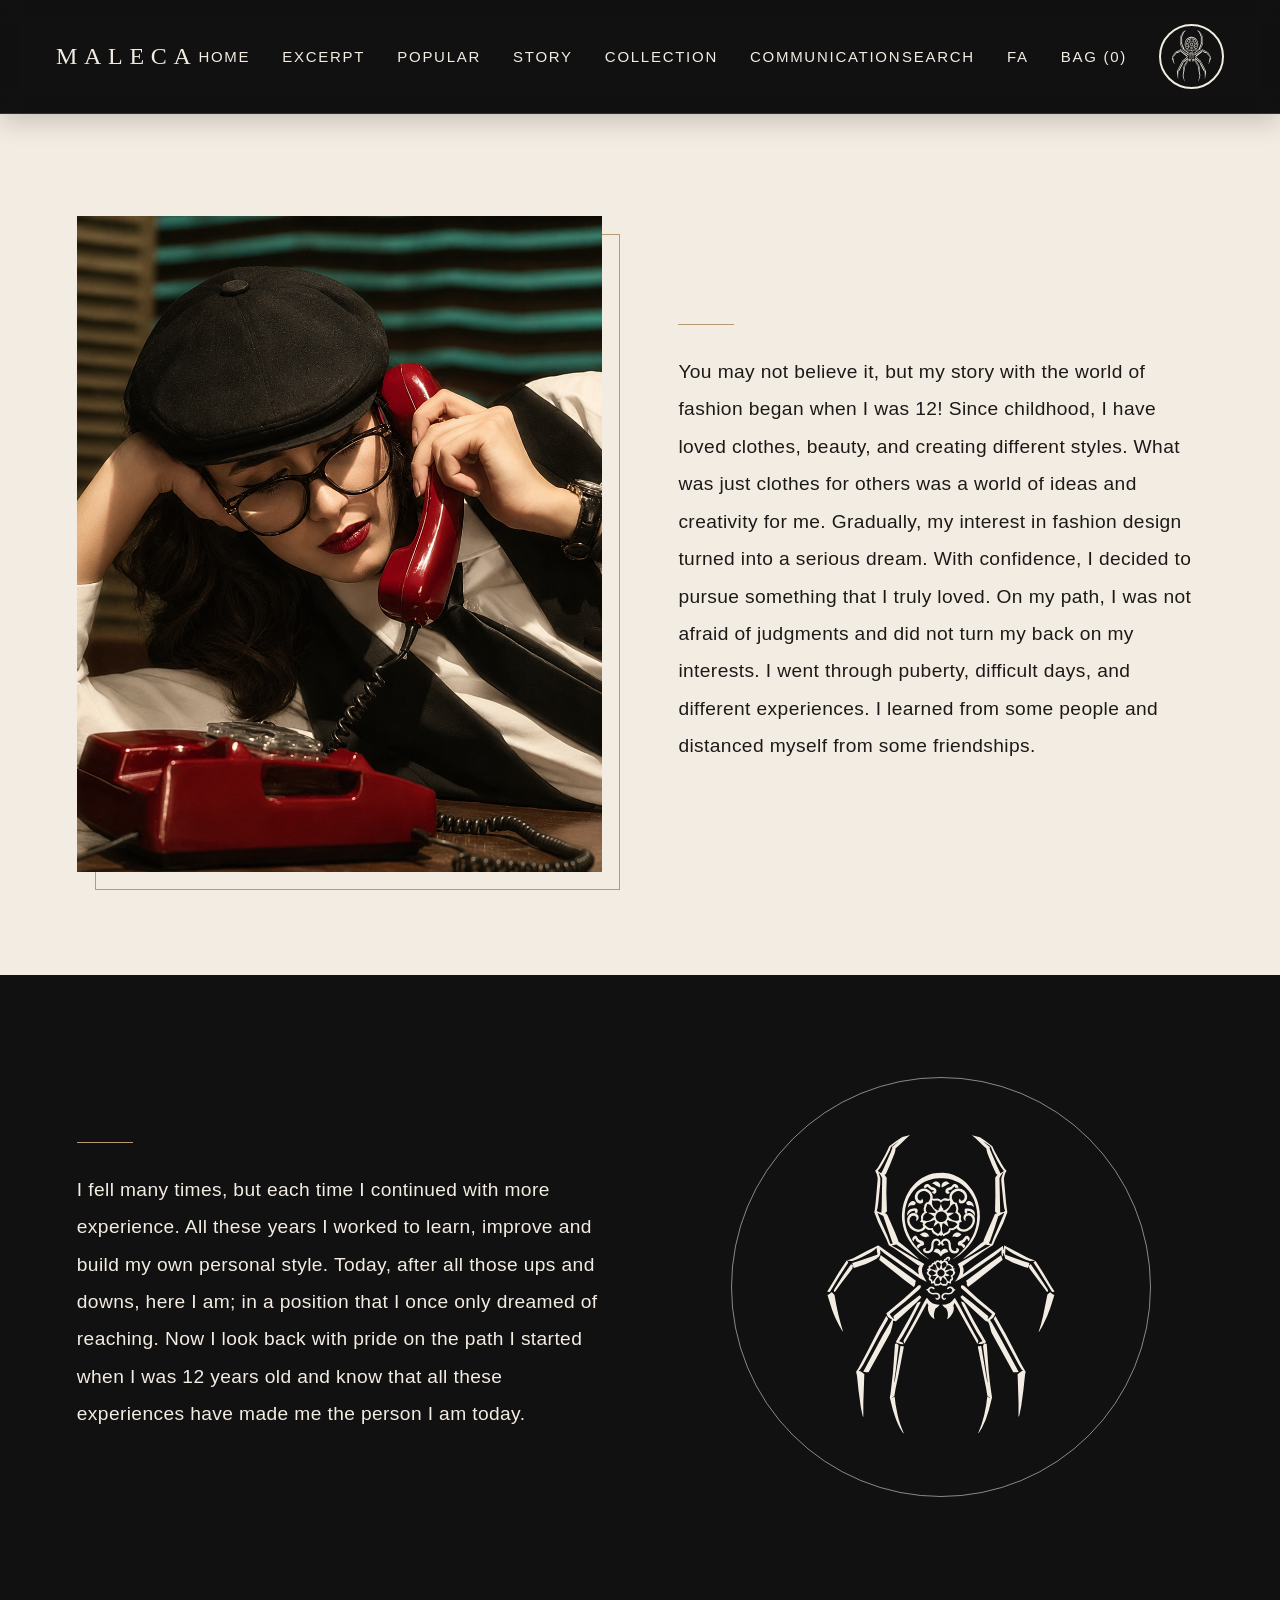
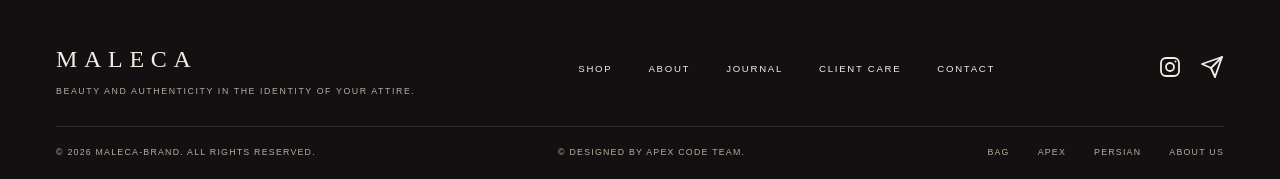
<file: html/story.html>
<!DOCTYPE html>
<html lang="en">
<head>
    <meta charset="UTF-8">
    <meta name="viewport" content="width=device-width, initial-scale=1.0">
    <title>MALECA | FASHION-STYLE</title>
    <link rel="stylesheet" href="../css/style.css">
    <link rel="stylesheet" href="../css/story-style.css">

</head>
<body>
    <header class="header">
    <a href="#" class="logo">MALECA</a>

    <!-- دکمه‌ی منوی موبایل (جدید) -->
    <button class="menu-toggle" id="menu-toggle" aria-label="Open menu" aria-expanded="false">&#9776;</button>

    <nav class="nav">
      <a href="../index-en.html?#home">Home</a>
      <a href="../index-en.html?#edit">Excerpt</a>
      <a href="../index-en.html?#best">Popular</a>
      <a href="../index-en.html?#philosophy">Story</a>
      <a href="../index-en.html?#campaign">Collection</a>
      <a href="../index-en.html?#footer">communication</a>
    </nav>
    <div class="header-actions">
      <!-- id اضافه شد تا جاوا اسکریپت پیدایش کند -->
      <a href="#" id="search-open">Search</a>
      <a href="./story-fa.html">fa</a>
      <a href="#" id="bag-link">Bag (0)</a>

      <!-- لوگوی SVG: تگ svg همان قبلی است، فقط بلوک metadata حذف شده -->
      <svg class="header-actions-svg" xmlns="http://www.w3.org/2000/svg" viewBox="0 0 1302 1208" width="65" height="65">
        <title>Spider Symbol</title>
        <!-- دایره‌ی دور لوگو (اختیاری): از حالت کامنت دربیاور
        <circle cx="650.0" cy="596.4" r="568.7" fill="none" stroke="#000" stroke-width="3"/>
        -->

        <path fill="#f3ece2" fill-rule="evenodd" d="M482.7,812.3 481.7,814.3 474.0,921.3 466.0,990.7 462.7,1011.0 474.3,1057.0 485.3,1090.0 492.3,1107.0 499.3,1121.3 510.0,1138.7 512.7,1142.0 514.0,1142.3 503.0,1114.7 496.0,1092.3 491.7,1075.3 484.0,1036.0 480.7,1008.7 479.3,1008.0 473.3,1010.0 470.0,1009.3 478.0,1006.7 479.7,1004.3 483.7,979.3 494.7,927.0 514.3,824.0 513.7,822.3 507.7,821.7 503.7,820.0 502.0,821.0 482.0,944.0 479.3,955.3 478.7,953.0 485.0,906.7 495.0,822.0 494.7,817.3 489.7,812.0ZM811.0,811.7 807.7,815.7 806.0,819.0 806.0,826.3 823.0,955.7 822.3,956.3 817.7,934.3 799.0,821.0 798.0,820.3 793.3,822.0 787.0,822.3 786.7,825.7 816.7,975.3 821.3,1003.0 823.0,1006.3 832.0,1009.3 831.3,1010.0 828.0,1010.0 822.3,1008.0 821.0,1008.3 816.7,1041.0 809.7,1075.3 799.7,1110.3 787.7,1142.0 789.7,1141.0 801.3,1122.3 815.3,1092.0 826.3,1059.3 838.7,1010.3 831.7,961.3 826.7,916.3 819.3,815.7 818.3,812.3ZM450.3,710.7 449.0,711.3 441.0,726.7 421.0,761.0 374.7,851.3 346.7,903.3 338.7,915.7 342.0,930.7 347.7,985.0 356.0,1045.7 362.0,1074.7 364.0,1080.7 365.3,1081.7 365.3,1031.7 369.0,925.3 359.0,917.0 354.0,914.0 349.3,913.0 348.7,911.7 354.7,906.0 365.3,889.0 426.7,774.0 454.7,725.0 456.3,720.7ZM851.3,710.3 845.3,719.7 845.0,721.7 885.0,793.3 937.3,891.3 948.0,908.3 953.0,912.0 947.0,914.0 932.7,925.0 936.3,1032.0 936.0,1081.0 938.0,1079.7 939.7,1074.0 946.0,1042.3 954.0,984.0 960.0,927.7 962.3,915.3 949.0,893.0 888.7,777.3ZM576.3,658.3 570.0,659.3 563.7,663.3 536.3,715.0 484.7,806.7 488.7,809.3 501.7,813.7 513.0,814.3 511.7,811.0 509.0,808.0 499.0,804.3 497.7,803.0 509.3,786.0 529.0,751.0 575.3,662.3ZM725.3,657.7 724.7,658.3 730.3,672.0 758.7,726.0 783.0,770.3 803.3,803.0 802.0,804.7 796.0,806.3 791.7,808.7 788.0,814.0 798.7,813.7 811.3,810.7 816.7,806.7 773.3,730.7 738.7,665.7 735.0,661.3 728.7,658.3ZM656.0,669.3 655.7,670.3 664.3,679.3 670.3,683.0 674.0,691.0 676.0,698.7 676.3,711.3 673.0,722.3 680.3,717.7 686.3,712.0 694.0,700.0 696.7,693.0 698.0,686.3 698.0,678.3 696.3,670.7 699.0,667.0 700.0,663.7 701.0,663.3 702.0,664.3 755.3,761.0 784.3,812.0 785.3,812.3 788.3,804.3 787.7,800.0 744.7,721.7 719.0,672.7 703.0,645.3 701.0,644.0 691.0,656.7 683.0,663.3 669.0,668.0ZM645.7,669.3 635.3,668.3 621.3,664.3 611.7,658.3 605.0,651.3 600.3,644.3 599.3,644.0 596.7,646.7 585.0,666.3 560.7,714.0 513.3,800.7 513.3,803.7 516.0,812.3 544.0,764.7 598.7,664.3 600.0,663.0 600.7,663.3 601.0,665.3 604.7,670.7 603.0,677.7 603.0,685.3 604.0,691.0 608.0,702.0 614.0,711.3 619.7,717.0 627.3,722.3 625.3,713.7 625.0,705.3 626.7,695.0 630.7,683.0 636.7,679.3 645.7,670.3ZM248.7,623.7 239.3,631.0 234.0,633.3 233.7,634.3 250.3,688.0 262.0,717.0 276.3,746.0 286.3,763.0 291.0,769.3 282.0,738.3 273.7,705.7 265.0,665.3 259.3,633.3 250.0,623.7ZM1052.7,623.0 1043.3,631.0 1042.0,633.3 1026.7,709.0 1018.7,740.7 1010.0,769.7 1011.7,768.3 1024.3,747.3 1041.7,711.0 1053.3,680.0 1067.7,634.7 1067.3,633.0 1060.3,629.7ZM597.3,612.7 597.3,615.3 601.0,617.0 604.7,623.0 610.7,628.3 620.7,631.7 631.7,630.3 637.3,631.7 640.0,634.0 642.0,638.0 641.3,642.3 637.7,645.7 635.0,645.3 632.7,643.0 631.0,643.7 631.0,647.3 632.7,649.7 636.0,651.0 640.0,650.7 643.7,648.7 646.0,646.0 648.0,641.7 648.0,636.3 646.3,632.3 642.7,628.3 639.3,626.3 634.7,625.0 628.0,625.0 623.3,626.0 617.3,625.3 613.3,623.3 610.0,619.7 608.7,614.7 610.0,611.7 613.7,608.7 618.7,608.7 622.3,612.3 628.0,611.3 626.3,607.3 623.3,604.3 619.3,602.7 612.3,603.0 607.3,605.7 602.0,611.3 599.3,611.0ZM704.3,613.3 700.3,612.0 694.7,605.7 690.3,603.3 687.0,602.3 682.7,602.3 677.7,604.3 674.0,608.0 672.7,611.0 673.0,612.0 678.3,611.3 683.0,608.0 687.3,608.3 692.0,613.0 692.3,616.7 691.0,620.0 687.0,624.0 681.7,626.0 666.7,625.0 659.0,628.0 655.0,631.7 653.0,635.0 652.3,642.0 654.0,646.3 659.0,650.7 661.7,651.3 666.0,650.7 669.3,647.0 669.3,643.7 668.7,643.3 667.0,645.0 663.7,646.0 661.3,645.3 658.7,642.0 658.7,637.7 662.3,632.7 666.7,630.7 680.0,631.7 690.0,628.7 696.0,623.7 699.7,617.7 703.3,616.3ZM725.7,598.7 724.3,600.3 724.3,605.3 725.0,607.3 781.3,657.7 838.7,703.3 834.7,711.0 831.7,714.7 823.0,722.0 822.3,720.7 823.7,718.0 825.0,711.3 768.0,664.0 731.0,635.0 729.0,634.3 722.7,640.3 726.0,646.3 740.0,660.3 790.7,707.3 816.3,729.7 819.7,729.7 824.3,732.7 828.0,739.7 836.0,769.7 839.0,776.3 917.0,917.7 930.7,917.7 936.0,916.7 936.3,915.3 873.7,798.7 841.3,741.3 831.3,725.7 832.3,724.0 841.3,717.7 845.3,713.3 849.3,706.3 850.7,701.0 786.0,646.0 736.3,600.7 731.0,597.7ZM575.0,598.0 569.3,598.0 565.7,600.3 513.0,648.0 450.3,701.0 452.0,707.3 455.7,713.0 460.3,717.3 470.3,723.3 471.3,724.7 468.7,727.7 436.0,783.7 365.0,915.7 376.3,917.7 384.0,918.0 385.0,917.0 464.7,772.0 470.7,752.3 474.0,736.0 474.7,728.3 477.0,727.7 485.0,729.7 494.7,721.7 561.0,661.3 576.3,645.3 578.3,641.0 578.0,639.7 572.7,635.0 571.0,635.0 514.3,679.7 476.0,711.7 478.3,719.7 478.0,721.3 470.7,715.7 465.7,709.0 462.7,703.3 519.0,658.3 569.7,614.0 576.3,607.0 577.0,600.3ZM992.3,511.7 991.3,514.0 1011.0,544.3 1057.0,619.0 1060.0,622.3 1068.0,621.7 1068.0,620.0 1057.7,604.0 1023.3,545.7 999.0,508.0 998.0,508.0ZM680.7,493.0 676.0,493.0 671.7,495.0 667.3,499.7 662.3,501.3 661.7,503.7 663.7,504.7 656.3,509.3 652.3,505.3 650.0,505.0 646.7,508.7 640.3,506.0 638.3,506.0 633.7,507.7 631.0,510.7 627.7,509.7 625.7,511.0 625.7,514.0 625.0,514.7 621.3,515.0 618.0,517.7 614.3,524.3 609.0,525.3 604.7,528.7 606.3,535.3 602.0,536.7 599.3,539.3 603.0,545.3 599.0,549.3 598.0,552.3 601.0,558.3 608.0,564.3 606.0,570.3 606.0,576.0 608.7,579.3 614.0,582.7 614.0,590.0 615.0,591.0 618.0,591.3 624.0,590.0 625.7,592.3 626.7,596.3 630.0,599.0 642.7,598.7 650.0,595.0 656.3,598.7 659.0,599.3 666.3,599.0 670.3,599.7 674.7,596.0 675.7,590.3 676.7,589.3 680.3,589.7 684.0,591.3 686.7,591.3 688.0,590.3 688.3,582.3 693.3,579.0 696.0,574.7 693.7,564.3 699.7,558.7 703.3,552.0 703.3,549.7 700.7,546.3 699.7,542.3 698.7,541.3 702.0,536.0 700.0,534.7 696.3,535.7 694.7,535.0 696.7,530.3 696.3,527.7 691.0,524.7 685.0,519.3 678.7,519.3 677.7,518.3 677.7,516.3 675.7,511.7 671.7,508.7 664.7,505.3 666.7,504.7 670.3,505.7 675.3,499.3 677.7,498.7 679.0,499.7 679.3,501.7 677.0,505.3 677.3,506.3 680.0,507.0 682.0,506.0 684.7,502.3 685.0,498.0 684.0,495.7ZM629.7,581.0 635.3,572.3 641.0,567.7 644.7,569.7 645.0,574.7 648.7,583.3 649.7,583.7 653.7,576.0 654.3,570.0 658.7,568.3 668.3,577.3 671.3,581.3 672.0,584.0 671.0,589.0 667.7,593.7 664.0,592.3 657.0,592.7 652.3,589.7 649.7,585.7 648.7,586.0 647.0,589.3 644.0,591.7 640.0,593.0 637.3,593.0 635.0,591.7 631.7,592.7 630.3,591.3 629.7,588.3ZM614.3,542.7 616.7,542.7 622.7,545.3 633.3,552.3 629.0,556.7 624.3,559.7 620.3,561.0 619.7,562.3 625.0,564.0 629.0,564.0 633.3,562.7 635.3,563.3 623.7,581.3 620.3,585.0 619.3,584.3 618.7,578.7 617.7,576.7 613.0,574.3 612.0,573.0 612.7,568.0 616.3,562.0 611.7,560.0 607.7,556.3 605.0,552.3 608.3,546.0ZM686.3,542.3 694.0,545.7 695.3,547.0 695.3,554.3 693.0,557.7 685.7,562.3 689.0,568.0 690.0,573.0 684.3,576.3 683.3,579.0 683.3,584.0 682.0,585.0 674.7,579.7 668.7,568.7 664.7,563.3 667.0,562.3 674.0,564.3 682.3,561.7 681.0,560.0 668.0,552.3 676.3,546.3 683.3,542.7ZM648.3,540.0 653.7,540.0 659.3,543.0 663.0,548.0 664.0,551.0 664.0,554.3 662.0,559.3 658.7,562.7 653.7,565.0 647.7,565.0 644.0,563.3 639.7,559.3 637.7,555.0 637.7,550.7 640.3,545.0 644.7,541.3ZM691.0,533.7 691.3,535.7 690.7,536.3 687.7,536.7 681.3,539.7 675.7,540.3 667.7,543.3 665.3,541.3 669.7,533.0 671.0,528.3 672.7,526.3 676.7,524.0 680.3,523.7 683.0,525.0 689.7,531.3ZM610.7,532.0 614.3,529.3 619.7,528.0 622.0,522.3 623.7,520.7 626.7,520.0 629.3,521.3 632.0,524.7 637.0,542.0 635.3,542.3 633.3,539.0 630.3,536.3 629.7,537.7 632.7,541.0 632.3,542.3 629.7,542.3 615.7,538.3 611.0,535.3ZM637.7,512.3 640.0,512.3 645.7,515.0 649.0,518.3 650.7,522.0 645.7,536.0 644.7,536.0 638.0,529.3 633.7,522.3 633.7,518.3 634.7,515.3ZM664.3,512.0 668.3,515.0 670.3,517.7 671.3,520.3 671.3,523.7 669.3,527.7 665.3,531.7 659.0,536.0 656.3,536.0 655.3,534.0 654.7,525.3 653.0,520.7 658.0,515.0 662.7,512.0ZM872.3,487.3 870.3,488.0 828.7,518.0 743.3,581.3 746.0,588.0 746.0,596.3 750.3,603.3 751.7,603.0 775.0,585.7 876.0,505.7 877.7,503.0 872.7,490.3ZM429.0,487.3 427.0,495.0 424.0,502.0 424.3,504.7 516.3,578.0 551.0,604.0 551.7,603.7 556.0,594.7 556.3,588.0 558.7,582.3 557.3,580.0 430.0,487.0ZM624.0,474.7 624.3,475.7 632.0,476.7 638.3,479.7 642.7,483.0 650.3,491.7 657.7,484.0 663.7,479.7 670.0,476.7 677.7,475.3 675.7,469.7 673.0,465.7 667.3,463.0 663.3,463.0 658.0,465.3 653.0,470.0 650.7,474.0 646.7,468.3 641.0,464.0 637.7,463.0 632.7,463.3 628.3,466.3ZM585.0,465.7 585.7,471.7 587.7,475.0 590.3,477.3 598.3,480.3 604.0,480.3 608.3,479.3 615.0,475.7 618.7,472.0 621.3,467.3 623.0,460.7 623.7,443.7 625.0,440.0 628.3,435.7 632.0,433.7 636.0,433.7 638.7,434.7 641.3,437.0 642.7,439.7 642.7,443.3 642.0,445.0 638.3,447.3 638.0,448.3 641.7,451.7 644.0,452.0 646.0,450.7 648.7,447.3 650.3,443.3 654.0,450.3 658.0,452.7 663.7,448.3 663.7,447.3 661.0,446.7 658.7,444.3 658.0,440.3 659.0,437.7 661.3,435.3 664.7,433.7 670.0,433.7 675.0,437.0 678.0,442.3 680.3,464.7 683.3,471.3 688.3,476.7 691.7,478.7 699.0,480.7 707.0,479.7 712.7,476.7 715.3,473.7 717.0,470.0 716.7,464.0 710.0,461.0 707.0,461.7 706.7,463.0 708.3,466.0 708.3,468.3 704.0,472.0 699.0,472.0 693.7,469.0 691.0,466.0 688.7,461.3 687.3,454.3 686.7,443.0 683.7,435.0 678.0,429.0 670.0,426.0 665.3,426.0 659.3,428.0 654.0,432.7 650.3,439.0 646.7,431.7 642.0,428.0 635.0,426.0 627.3,427.3 623.3,429.7 618.0,436.3 615.7,443.7 615.0,456.3 614.0,460.7 612.0,465.0 608.0,469.3 603.0,472.0 598.3,472.0 595.7,470.7 593.3,467.7 593.3,466.0 595.7,462.3 593.7,460.7 587.3,463.0ZM748.0,415.7 741.7,416.0 730.3,430.3 728.0,432.0 719.7,434.7 715.0,438.7 713.3,441.3 712.7,445.0 713.3,448.0 715.3,451.0 716.7,451.7 721.7,451.3 726.0,452.7 729.3,455.3 734.0,461.7 738.7,458.0 740.3,454.3 738.3,449.7 735.0,446.7 728.3,443.0 737.7,437.7 746.0,425.7 748.7,428.0 751.0,435.0 752.0,435.0 755.3,432.0 756.7,428.0 755.7,422.3 751.0,417.0ZM555.0,415.7 550.7,418.0 547.3,421.7 545.3,426.3 545.3,430.3 548.0,434.0 550.7,435.3 553.0,428.3 555.7,426.0 557.3,427.7 559.7,433.3 563.3,437.7 575.3,443.3 566.7,447.7 562.3,452.3 562.0,455.7 563.0,457.7 568.3,462.3 572.0,457.0 575.7,453.7 586.3,450.7 588.7,447.7 589.0,443.0 587.0,438.7 583.0,435.0 570.7,430.0 566.3,425.3 561.0,416.7 559.0,415.7ZM573.3,409.7 573.7,410.7 582.3,417.3 590.3,420.3 596.0,420.7 602.0,418.7 608.0,418.7 603.7,410.0 599.7,406.3 594.0,404.0 585.7,404.0 580.7,406.0 576.0,409.3ZM726.7,409.3 724.7,409.0 720.7,406.0 716.0,404.0 711.0,403.3 706.7,404.0 702.0,406.0 697.0,410.3 692.3,419.0 700.7,418.0 707.7,420.3 712.0,420.3 720.3,416.7ZM744.3,292.7 743.7,297.3 747.3,301.7 751.3,303.0 761.3,303.7 764.3,304.7 772.0,310.3 770.3,302.0 768.3,297.7 766.0,294.3 761.0,290.0 756.0,288.0 751.0,288.0 747.3,289.7ZM557.0,292.3 553.7,289.3 549.0,287.7 545.0,288.0 540.3,290.0 535.0,294.7 533.0,297.7 528.7,311.0 529.3,311.3 533.7,307.0 537.7,304.7 543.7,303.0 551.7,303.0 554.7,301.7 558.0,297.3 558.0,294.3ZM526.3,333.3 526.7,341.0 527.7,341.3 532.0,334.3 538.7,328.0 546.3,324.7 554.3,323.3 555.3,324.0 554.7,329.3 560.0,333.7 559.0,334.0 552.3,332.0 547.7,332.0 540.7,334.0 535.7,337.3 532.0,341.0 528.7,346.3 526.7,352.3 526.7,365.0 530.3,376.0 537.7,386.7 545.3,393.7 553.7,398.3 559.7,400.3 567.0,401.3 571.3,401.0 579.0,399.3 583.7,397.3 590.0,392.7 593.3,388.3 594.7,388.3 599.7,392.3 605.0,394.3 615.3,394.3 616.3,395.3 618.3,401.7 623.0,407.0 638.7,416.7 641.0,416.3 645.3,412.7 650.7,416.7 656.7,413.0 660.3,417.0 661.7,417.0 666.7,413.0 673.7,410.3 680.0,406.3 684.0,401.3 686.7,394.7 693.0,395.0 696.3,394.3 702.0,392.0 708.0,387.7 715.0,395.0 721.0,398.3 726.3,400.0 736.0,401.0 742.0,400.3 748.3,398.3 760.0,391.0 767.7,382.7 774.0,369.7 776.0,360.0 775.3,350.3 773.7,345.0 771.3,341.3 767.0,337.0 762.7,334.0 756.7,332.0 751.7,331.7 746.0,333.3 745.0,332.7 747.7,329.3 747.3,324.7 748.0,324.0 758.0,325.7 764.0,328.7 770.0,334.7 774.7,342.7 775.7,339.0 775.7,334.0 774.3,328.7 772.3,324.7 767.3,320.0 761.3,317.0 752.7,315.0 741.7,315.0 738.0,317.7 738.0,328.7 739.3,332.0 742.3,334.7 738.3,337.7 734.3,344.0 733.7,351.0 734.7,354.0 738.0,359.0 741.3,362.0 741.0,350.3 743.3,345.7 745.7,343.3 749.0,341.7 752.0,341.0 757.0,342.0 760.3,344.0 764.0,347.7 767.0,354.3 767.3,361.0 765.3,368.7 762.0,375.3 758.7,379.7 751.3,386.3 743.3,390.7 734.7,392.7 729.7,392.0 723.7,389.7 718.0,384.7 716.3,381.0 718.7,375.0 717.7,368.7 728.0,362.7 724.0,355.3 724.7,342.3 720.7,334.3 717.3,331.0 712.3,328.0 714.3,321.3 714.7,313.7 709.7,296.3 708.0,294.0 699.7,292.0 694.7,286.3 691.0,277.7 691.0,270.0 693.0,264.3 695.3,260.7 700.0,256.0 706.7,252.3 711.7,251.0 717.3,251.0 723.0,252.3 729.3,256.0 733.0,259.7 736.7,265.7 738.0,270.7 737.3,278.0 733.3,283.7 730.0,286.0 726.7,287.0 722.7,285.0 721.3,280.3 720.3,279.3 717.3,282.7 716.0,287.3 717.7,293.0 720.3,295.7 727.0,297.3 735.0,294.7 738.0,292.7 742.3,288.0 746.7,279.0 747.3,269.0 743.7,258.3 737.3,250.3 727.0,244.0 716.3,241.7 709.3,242.0 701.7,244.3 695.3,248.0 689.3,253.7 687.0,256.7 683.0,265.7 682.0,270.7 682.3,278.3 681.3,279.3 676.3,279.7 669.7,278.0 663.3,278.0 655.0,281.3 651.0,284.7 646.7,281.3 641.7,279.0 637.0,278.3 626.7,279.7 621.0,279.0 620.3,278.3 620.3,270.3 619.3,265.7 615.3,256.7 608.0,248.7 599.0,243.7 589.7,241.7 580.3,242.7 572.0,246.0 563.3,252.7 559.7,257.3 556.0,264.7 554.7,270.0 555.0,277.7 556.7,283.0 560.3,289.3 565.0,293.7 571.0,296.7 577.3,297.0 580.0,296.3 583.7,293.7 585.3,289.7 584.7,284.0 581.3,279.7 580.0,279.7 580.0,282.3 577.3,285.7 573.7,286.3 568.3,283.0 565.3,277.0 565.0,270.0 566.3,265.3 569.7,259.7 575.3,254.7 580.0,252.3 585.7,251.0 592.0,251.3 597.7,253.3 603.7,257.3 608.0,262.0 610.7,267.3 611.7,272.7 610.7,280.7 605.3,290.7 603.7,292.0 599.7,292.3 596.3,293.7 590.3,301.3 590.0,305.7 587.0,315.7 587.3,322.0 589.7,328.0 581.7,335.3 577.7,343.3 577.3,349.7 578.3,356.0 577.0,359.3 573.7,363.7 582.0,366.7 585.7,369.0 583.7,373.3 583.7,376.3 586.3,381.3 583.0,386.7 577.3,390.7 570.7,392.7 566.3,392.7 558.7,390.7 552.3,387.3 548.3,384.3 540.7,375.7 537.7,370.3 535.3,363.3 535.0,356.3 537.7,349.3 541.3,345.0 548.0,341.7 552.3,341.7 555.0,342.7 559.7,346.7 560.7,348.7 560.7,352.7 559.7,355.0 560.7,362.0 566.3,355.7 568.7,350.3 568.3,344.0 566.0,339.3 560.0,334.3 560.3,333.3 563.3,332.0 565.0,327.3 565.3,321.3 563.7,317.0 560.3,315.0 554.3,314.3 540.0,317.3 535.0,320.0 530.3,324.3ZM711.0,373.0 711.0,374.0 702.3,382.7 696.0,386.7 691.0,388.0 681.3,387.7 679.0,395.7 674.3,401.3 669.7,404.0 663.7,406.0 660.3,409.0 659.3,408.3 656.7,403.3 654.7,396.3 654.7,384.3 656.0,372.3 657.3,370.7 662.3,369.3 664.7,372.0 678.7,382.7 673.7,365.3 672.3,363.0 675.7,358.0 676.7,357.7 681.3,360.0 703.0,366.0 707.0,368.3ZM591.0,373.7 596.0,368.3 599.3,366.3 612.3,363.0 627.7,357.0 628.3,360.3 631.0,363.0 627.0,370.7 623.3,382.3 640.0,369.3 644.7,370.3 650.0,387.7 650.3,395.0 649.3,398.0 646.7,402.3 640.3,409.0 637.0,406.0 630.3,402.7 626.3,399.3 622.7,393.3 621.3,387.3 612.7,388.0 605.3,386.3 599.7,382.7ZM649.3,326.0 657.0,326.7 665.0,330.7 670.3,336.7 672.7,343.7 672.0,351.0 668.7,357.3 663.0,362.3 659.0,364.3 654.3,365.3 646.0,364.7 638.7,361.0 633.7,355.3 631.3,348.0 631.7,340.7 635.7,333.3 640.7,329.0ZM602.0,299.0 606.3,299.7 611.3,302.7 621.0,315.3 632.3,328.3 628.7,332.0 612.7,330.7 604.3,331.0 605.7,332.7 615.0,337.7 625.3,344.7 626.0,346.0 612.0,357.7 605.0,360.7 596.3,361.7 585.0,358.3 584.0,357.0 585.3,353.0 585.3,344.7 587.7,339.7 593.3,334.0 600.3,330.7 595.7,323.3 595.0,314.7 599.3,303.0 599.7,300.0ZM698.3,299.0 701.7,298.7 703.0,299.7 703.3,304.7 706.0,310.0 707.3,315.0 706.0,325.0 702.3,330.3 707.0,332.3 711.0,335.3 715.0,340.0 716.7,344.3 716.7,353.3 718.0,357.7 710.3,360.3 703.0,360.7 695.3,358.7 687.3,354.0 678.3,346.3 678.3,345.3 682.7,341.7 697.0,332.7 698.3,331.0 674.3,331.3 671.0,328.3 680.7,316.7 687.7,305.7 691.7,301.7ZM618.3,285.7 619.3,285.0 624.3,287.0 638.3,285.7 645.0,288.7 650.7,294.3 656.0,288.7 661.7,285.7 678.3,287.3 683.7,285.3 684.7,288.7 684.0,299.3 682.0,305.3 678.0,311.3 670.7,318.0 661.3,323.0 659.3,320.3 658.7,313.7 657.0,314.3 656.0,313.3 653.7,308.3 651.3,299.3 650.3,298.3 645.0,314.7 644.0,315.7 642.3,312.3 642.7,320.7 639.0,322.7 628.3,316.0 624.7,312.3 620.7,306.0 618.0,297.7ZM712.0,230.0 708.0,226.7 704.3,225.3 699.7,225.3 695.7,227.0 692.7,229.7 688.3,235.7 676.3,239.3 672.0,241.7 669.3,244.3 668.0,246.7 667.0,251.7 668.0,256.7 671.3,260.3 673.7,261.3 678.3,261.3 682.0,259.0 683.0,256.7 677.3,251.3 677.3,250.0 678.7,248.7 689.3,245.3 700.3,234.3 702.0,235.3 703.0,238.0 704.7,239.7 709.0,239.0 714.3,239.7 715.0,239.0 714.7,235.7ZM590.7,229.7 588.0,235.3 588.0,237.7 589.0,239.0 595.0,240.0 599.7,235.3 601.0,235.3 613.3,245.3 617.7,247.3 624.0,248.3 625.3,250.3 624.0,251.7 620.3,252.7 618.3,255.0 619.0,257.7 621.7,260.3 625.7,261.3 628.7,260.7 633.3,256.0 634.3,249.7 633.7,246.3 631.3,242.3 626.7,239.3 615.3,235.7 607.0,226.7 603.0,225.3 598.7,225.3 593.3,227.3ZM681.7,223.7 677.3,218.3 673.3,216.3 666.0,216.0 660.3,218.3 656.0,222.7 653.0,229.0 653.0,234.7 654.0,238.0 665.0,232.7 677.3,225.3 681.7,225.3ZM619.3,223.7 619.3,225.0 624.3,225.0 633.7,231.3 644.0,236.0 647.0,238.3 647.7,238.0 648.3,234.3 647.7,227.3 645.7,223.0 640.7,218.0 634.0,215.7 629.0,216.0 623.7,218.7ZM620.7,187.0 605.7,191.3 593.7,196.3 580.7,203.3 567.7,212.3 557.3,221.3 546.3,233.0 538.0,244.0 530.3,256.0 523.3,269.7 517.7,283.7 513.3,297.3 509.3,316.3 507.3,336.3 507.3,348.0 508.3,361.3 511.3,379.0 516.3,397.0 524.3,416.7 533.0,432.3 545.7,450.3 554.7,461.0 576.0,481.3 596.0,495.7 604.0,500.7 607.0,501.7 584.7,483.3 574.3,473.0 556.3,452.3 547.3,439.7 537.7,423.0 527.0,398.7 522.0,382.7 519.0,368.0 517.3,352.0 517.3,336.0 519.3,318.0 522.3,304.0 526.3,291.0 532.0,276.7 540.0,262.7 548.7,250.7 562.7,236.0 578.3,224.0 592.3,216.3 602.7,212.0 620.0,207.0 630.3,205.0 644.3,203.7 659.3,203.7 677.7,206.0 692.3,209.7 703.3,213.7 716.3,220.0 729.0,228.0 742.7,239.7 753.7,251.7 763.0,265.3 771.0,280.7 775.7,292.7 779.3,305.3 782.7,322.0 784.3,338.0 783.3,363.3 779.7,383.7 773.7,403.0 767.3,417.0 755.0,438.7 739.0,460.0 726.0,474.0 710.0,489.3 694.0,501.7 694.7,502.0 717.0,487.7 729.0,478.0 739.7,468.0 752.3,454.3 761.0,443.0 768.0,432.7 777.3,416.0 783.3,402.0 787.3,390.0 791.3,373.0 793.3,358.3 794.0,348.3 793.3,326.7 789.3,303.3 785.3,289.0 780.3,275.3 773.3,260.7 767.3,250.3 750.0,227.7 741.3,219.0 730.0,209.7 717.3,201.3 705.7,195.3 695.7,191.3 680.7,187.0 658.7,184.0 637.3,184.3ZM764.7,45.7 777.0,56.0 810.3,88.3 817.3,94.0 821.0,110.0 838.0,153.7 854.0,188.7 858.7,191.3 854.0,196.3 850.3,202.0 851.0,267.7 849.7,324.3 850.0,327.3 857.0,332.7 855.3,334.0 849.3,335.7 812.0,422.3 808.0,432.3 807.3,436.3 791.7,448.7 757.3,478.0 734.7,498.7 732.3,501.7 771.0,477.7 815.3,447.3 822.3,449.7 831.7,450.3 832.0,451.0 712.0,519.7 716.0,524.7 720.0,534.3 721.0,539.7 721.0,548.0 718.0,558.0 712.0,570.0 707.0,578.0 701.0,585.0 715.0,578.7 727.7,571.3 770.0,543.3 849.0,487.7 867.3,473.7 873.7,467.3 873.3,479.7 875.0,487.3 878.3,492.7 879.7,485.3 879.7,478.7 880.7,477.7 886.0,494.3 886.7,499.3 914.3,513.7 934.0,521.7 958.7,530.3 971.7,533.7 972.3,529.0 974.0,527.7 975.0,529.3 975.7,535.3 1041.0,622.0 1042.3,622.7 1045.0,618.0 1045.0,616.7 1041.7,610.7 1008.0,558.7 981.3,520.3 980.0,519.7 975.3,525.0 974.3,524.3 974.3,522.0 976.3,516.0 955.0,509.3 887.7,485.7 886.7,483.7 888.3,462.7 889.3,462.3 894.0,467.0 902.0,472.7 917.3,481.7 940.7,493.7 963.0,503.7 977.3,508.0 995.0,507.7 996.0,506.7 971.7,497.0 884.3,451.7 883.3,452.0 882.0,464.0 880.3,468.0 879.0,453.3 878.0,453.0 775.7,525.0 732.7,557.3 731.7,556.7 734.3,545.7 733.7,535.7 730.7,527.3 731.7,526.0 806.7,472.7 826.0,459.7 841.7,450.3 851.7,427.0 879.7,369.3 895.0,329.3 890.7,298.0 882.3,205.3 885.7,190.0 887.7,184.7 891.7,177.7 891.7,176.3 883.7,167.0 873.7,151.0 847.7,104.0 839.7,86.3 812.0,65.3 794.0,53.0ZM882.7,331.3 883.3,333.0 845.0,422.3 837.0,442.7 836.7,445.3 835.3,446.0 828.0,443.7 827.7,442.3 832.3,432.0 848.7,385.3 861.7,343.7ZM879.7,183.0 880.3,184.3 877.0,191.3 872.7,204.3 872.7,215.0 881.0,296.3 884.0,316.0 887.0,324.3 881.0,328.0 869.3,330.3 868.7,329.3 866.0,203.3 872.7,190.7ZM807.3,68.7 829.3,84.0 834.7,89.0 841.0,106.0 858.3,140.3 872.0,163.3 882.3,177.0 882.0,178.0 876.7,181.0 871.3,185.7 869.7,185.7 858.7,162.3 832.7,102.3 829.3,92.7 832.7,88.7 829.3,88.0 808.7,71.0ZM537.3,45.3 508.7,52.0 486.7,67.0 461.0,86.3 446.0,117.3 431.0,144.3 418.0,166.0 409.0,176.7 415.0,189.0 418.0,203.0 418.0,209.0 411.0,289.0 407.7,318.3 405.7,329.0 421.0,368.7 451.0,430.3 459.3,450.0 477.0,460.7 496.7,474.0 568.0,524.7 571.0,525.7 575.0,524.0 574.0,525.7 570.3,528.3 567.3,537.3 567.3,545.7 569.7,557.0 568.0,556.7 549.0,541.7 441.7,466.3 421.3,451.0 419.0,451.0 403.0,460.0 379.7,471.0 328.0,498.0 303.3,507.7 275.3,549.7 233.3,620.0 233.3,621.7 242.0,622.0 244.3,619.0 276.7,565.7 309.0,515.3 309.7,512.7 306.3,508.3 306.7,507.7 324.0,508.0 330.3,506.7 343.0,502.0 361.0,493.7 391.0,478.0 406.0,468.0 413.3,460.7 414.3,461.3 415.0,470.0 417.3,483.3 416.3,485.0 359.3,505.0 325.0,515.7 324.7,517.3 326.3,522.7 325.3,524.7 321.0,520.3 320.0,520.7 290.3,562.3 260.3,609.3 256.7,616.7 257.0,619.0 259.3,622.0 260.7,622.0 286.0,587.3 325.0,536.7 326.3,529.0 327.3,527.7 328.7,529.0 329.7,534.0 334.0,533.0 374.7,519.0 391.0,512.0 415.3,499.0 416.3,496.3 419.7,495.7 422.7,493.0 426.7,486.0 428.0,480.7 427.3,468.3 428.0,466.7 432.3,472.0 444.3,481.7 533.0,544.7 574.0,572.3 595.7,583.7 598.3,584.3 587.7,566.3 584.0,558.0 581.3,549.0 581.0,539.3 582.3,532.3 586.3,523.7 589.7,519.7 574.3,510.3 553.0,499.0 498.0,467.0 469.3,451.3 486.7,447.3 521.3,471.7 559.7,496.3 571.0,502.3 533.3,468.3 494.3,436.3 492.7,430.0 481.7,402.7 454.7,341.0 451.0,335.3 445.0,332.7 451.7,326.7 452.3,325.0 450.0,259.3 451.3,202.0 443.0,191.0 447.7,189.0 462.7,156.3 480.7,110.7 483.7,100.0 483.3,94.3 499.0,80.7 524.7,55.7ZM418.3,331.7 428.3,337.7 437.3,341.7 439.0,343.7 472.0,440.3 473.7,442.3 473.3,443.7 466.7,446.0 464.7,445.0 453.7,415.7 428.7,359.0 417.7,332.3ZM421.3,183.0 423.7,184.7 428.7,191.7 434.7,203.3 433.0,303.3 432.0,329.7 431.3,330.3 424.0,329.0 414.7,324.3 417.7,313.0 420.7,292.0 427.7,223.7 428.0,204.0ZM495.0,67.7 495.3,68.3 473.7,87.0 469.3,89.0 472.0,91.3 472.0,92.7 466.0,109.7 442.0,164.0 431.7,184.7 429.7,185.0 419.3,178.0 418.7,176.7 426.7,167.0 438.7,147.3 457.7,111.3 462.7,100.7 467.0,88.7Z"/>

      </svg>
    </div>
    </header>
    <div class="search-bar" id="search-bar">
     <input type="search" id="search-input" ...>
     <button id="search-close" ...>&times;</button>
    </div>

     <!-- story -->
   <section class="story story2 philosophy-box">
     <div class="my-story">
         <div class="pic">
            <img class="picc" src="../pic/red-phon-maleca.png" alt="adult maleca  ">
        </div>
        <div class="info">
          <p>You may not believe it, but my story with the world of fashion began when I was 12! Since childhood, I have loved clothes, beauty, and creating different styles. What was just clothes for others was a world of ideas and creativity for me. Gradually, my interest in fashion design turned into a serious dream. With confidence, I decided to pursue something that I truly loved. On my path, I was not afraid of judgments and did not turn my back on my interests. I went through puberty, difficult days, and different experiences. I learned from some people and distanced myself from some friendships.</p>
        </div>
       
     </div>
   </section>
   <section class="story2">
     <div class="my-story">
        <div class="info">
          <p>I fell many times, but each time I continued with more experience. All these years I worked to learn, improve and build my own personal style. Today, after all those ups and downs, here I am; in a position that I once only dreamed of reaching. Now I look back with pride on the path I started when I was 12 years old and know that all these experiences have made me the person I am today.</p>
        </div>
        <div class="pic">
          <svg class="header-actions-svg"  xmlns="http://www.w3.org/2000/svg" viewBox="0 0 1302 1208" width="465" height="365" xmlns:c2pa="http://c2pa.org/manifest"><metadata><c2pa:manifest>[base64]/[base64]/[base64]/noAPimSeO/[base64]/[base64]/3cyjxFA3Qo5S46fX0/ihY0VZ7mfb9KF703t5OjWDBWMA4GA1UdDwEB/wQEAwIHgDAVBgNVHSUEDjAMBgorBgEEAYPoXgIBMAwGA1UdEwEB/wQCMAAwHwYDVR0jBBgwFoAUzlHiBIFOZFsj+OPEz5o+nMHXXMIwCgYIKoZIzj0EAwMDZwAwZAIwMXMdFJ4BetLLVY7ORuE9noqbbAZOZn/aArXyTwFAZfKrPzxF2vPoJNf1+UCdg1XGAjBwX1zd9WGqYkqmL5SFqw1QySjr1zJfpJM9+1rdDwSPLMOPOjKuiXjoU/[base64]/tIZWU1Ze7uMlK/NDtYs8bK44kMp/EZnYfs0aYYtAyvdJZHXULIGhJAHk=</c2pa:manifest></metadata>
               <title>Spider Symbol</title>
                 <!-- دایره‌ی دور لوگو (اختیاری): از حالت کامنت دربیاور   
                 <circle cx="650.0" cy="596.4" r="568.7" fill="none" stroke="#000" stroke-width="3"/>
                   -->
                  <path fill="#f3ece2" fill-rule="evenodd" d="M482.7,812.3 481.7,814.3 474.0,921.3 466.0,990.7 462.7,1011.0 474.3,1057.0 485.3,1090.0 492.3,1107.0 499.3,1121.3 510.0,1138.7 512.7,1142.0 514.0,1142.3 503.0,1114.7 496.0,1092.3 491.7,1075.3 484.0,1036.0 480.7,1008.7 479.3,1008.0 473.3,1010.0 470.0,1009.3 478.0,1006.7 479.7,1004.3 483.7,979.3 494.7,927.0 514.3,824.0 513.7,822.3 507.7,821.7 503.7,820.0 502.0,821.0 482.0,944.0 479.3,955.3 478.7,953.0 485.0,906.7 495.0,822.0 494.7,817.3 489.7,812.0ZM811.0,811.7 807.7,815.7 806.0,819.0 806.0,826.3 823.0,955.7 822.3,956.3 817.7,934.3 799.0,821.0 798.0,820.3 793.3,822.0 787.0,822.3 786.7,825.7 816.7,975.3 821.3,1003.0 823.0,1006.3 832.0,1009.3 831.3,1010.0 828.0,1010.0 822.3,1008.0 821.0,1008.3 816.7,1041.0 809.7,1075.3 799.7,1110.3 787.7,1142.0 789.7,1141.0 801.3,1122.3 815.3,1092.0 826.3,1059.3 838.7,1010.3 831.7,961.3 826.7,916.3 819.3,815.7 818.3,812.3ZM450.3,710.7 449.0,711.3 441.0,726.7 421.0,761.0 374.7,851.3 346.7,903.3 338.7,915.7 342.0,930.7 347.7,985.0 356.0,1045.7 362.0,1074.7 364.0,1080.7 365.3,1081.7 365.3,1031.7 369.0,925.3 359.0,917.0 354.0,914.0 349.3,913.0 348.7,911.7 354.7,906.0 365.3,889.0 426.7,774.0 454.7,725.0 456.3,720.7ZM851.3,710.3 845.3,719.7 845.0,721.7 885.0,793.3 937.3,891.3 948.0,908.3 953.0,912.0 947.0,914.0 932.7,925.0 936.3,1032.0 936.0,1081.0 938.0,1079.7 939.7,1074.0 946.0,1042.3 954.0,984.0 960.0,927.7 962.3,915.3 949.0,893.0 888.7,777.3ZM576.3,658.3 570.0,659.3 563.7,663.3 536.3,715.0 484.7,806.7 488.7,809.3 501.7,813.7 513.0,814.3 511.7,811.0 509.0,808.0 499.0,804.3 497.7,803.0 509.3,786.0 529.0,751.0 575.3,662.3ZM725.3,657.7 724.7,658.3 730.3,672.0 758.7,726.0 783.0,770.3 803.3,803.0 802.0,804.7 796.0,806.3 791.7,808.7 788.0,814.0 798.7,813.7 811.3,810.7 816.7,806.7 773.3,730.7 738.7,665.7 735.0,661.3 728.7,658.3ZM656.0,669.3 655.7,670.3 664.3,679.3 670.3,683.0 674.0,691.0 676.0,698.7 676.3,711.3 673.0,722.3 680.3,717.7 686.3,712.0 694.0,700.0 696.7,693.0 698.0,686.3 698.0,678.3 696.3,670.7 699.0,667.0 700.0,663.7 701.0,663.3 702.0,664.3 755.3,761.0 784.3,812.0 785.3,812.3 788.3,804.3 787.7,800.0 744.7,721.7 719.0,672.7 703.0,645.3 701.0,644.0 691.0,656.7 683.0,663.3 669.0,668.0ZM645.7,669.3 635.3,668.3 621.3,664.3 611.7,658.3 605.0,651.3 600.3,644.3 599.3,644.0 596.7,646.7 585.0,666.3 560.7,714.0 513.3,800.7 513.3,803.7 516.0,812.3 544.0,764.7 598.7,664.3 600.0,663.0 600.7,663.3 601.0,665.3 604.7,670.7 603.0,677.7 603.0,685.3 604.0,691.0 608.0,702.0 614.0,711.3 619.7,717.0 627.3,722.3 625.3,713.7 625.0,705.3 626.7,695.0 630.7,683.0 636.7,679.3 645.7,670.3ZM248.7,623.7 239.3,631.0 234.0,633.3 233.7,634.3 250.3,688.0 262.0,717.0 276.3,746.0 286.3,763.0 291.0,769.3 282.0,738.3 273.7,705.7 265.0,665.3 259.3,633.3 250.0,623.7ZM1052.7,623.0 1043.3,631.0 1042.0,633.3 1026.7,709.0 1018.7,740.7 1010.0,769.7 1011.7,768.3 1024.3,747.3 1041.7,711.0 1053.3,680.0 1067.7,634.7 1067.3,633.0 1060.3,629.7ZM597.3,612.7 597.3,615.3 601.0,617.0 604.7,623.0 610.7,628.3 620.7,631.7 631.7,630.3 637.3,631.7 640.0,634.0 642.0,638.0 641.3,642.3 637.7,645.7 635.0,645.3 632.7,643.0 631.0,643.7 631.0,647.3 632.7,649.7 636.0,651.0 640.0,650.7 643.7,648.7 646.0,646.0 648.0,641.7 648.0,636.3 646.3,632.3 642.7,628.3 639.3,626.3 634.7,625.0 628.0,625.0 623.3,626.0 617.3,625.3 613.3,623.3 610.0,619.7 608.7,614.7 610.0,611.7 613.7,608.7 618.7,608.7 622.3,612.3 628.0,611.3 626.3,607.3 623.3,604.3 619.3,602.7 612.3,603.0 607.3,605.7 602.0,611.3 599.3,611.0ZM704.3,613.3 700.3,612.0 694.7,605.7 690.3,603.3 687.0,602.3 682.7,602.3 677.7,604.3 674.0,608.0 672.7,611.0 673.0,612.0 678.3,611.3 683.0,608.0 687.3,608.3 692.0,613.0 692.3,616.7 691.0,620.0 687.0,624.0 681.7,626.0 666.7,625.0 659.0,628.0 655.0,631.7 653.0,635.0 652.3,642.0 654.0,646.3 659.0,650.7 661.7,651.3 666.0,650.7 669.3,647.0 669.3,643.7 668.7,643.3 667.0,645.0 663.7,646.0 661.3,645.3 658.7,642.0 658.7,637.7 662.3,632.7 666.7,630.7 680.0,631.7 690.0,628.7 696.0,623.7 699.7,617.7 703.3,616.3ZM725.7,598.7 724.3,600.3 724.3,605.3 725.0,607.3 781.3,657.7 838.7,703.3 834.7,711.0 831.7,714.7 823.0,722.0 822.3,720.7 823.7,718.0 825.0,711.3 768.0,664.0 731.0,635.0 729.0,634.3 722.7,640.3 726.0,646.3 740.0,660.3 790.7,707.3 816.3,729.7 819.7,729.7 824.3,732.7 828.0,739.7 836.0,769.7 839.0,776.3 917.0,917.7 930.7,917.7 936.0,916.7 936.3,915.3 873.7,798.7 841.3,741.3 831.3,725.7 832.3,724.0 841.3,717.7 845.3,713.3 849.3,706.3 850.7,701.0 786.0,646.0 736.3,600.7 731.0,597.7ZM575.0,598.0 569.3,598.0 565.7,600.3 513.0,648.0 450.3,701.0 452.0,707.3 455.7,713.0 460.3,717.3 470.3,723.3 471.3,724.7 468.7,727.7 436.0,783.7 365.0,915.7 376.3,917.7 384.0,918.0 385.0,917.0 464.7,772.0 470.7,752.3 474.0,736.0 474.7,728.3 477.0,727.7 485.0,729.7 494.7,721.7 561.0,661.3 576.3,645.3 578.3,641.0 578.0,639.7 572.7,635.0 571.0,635.0 514.3,679.7 476.0,711.7 478.3,719.7 478.0,721.3 470.7,715.7 465.7,709.0 462.7,703.3 519.0,658.3 569.7,614.0 576.3,607.0 577.0,600.3ZM992.3,511.7 991.3,514.0 1011.0,544.3 1057.0,619.0 1060.0,622.3 1068.0,621.7 1068.0,620.0 1057.7,604.0 1023.3,545.7 999.0,508.0 998.0,508.0ZM680.7,493.0 676.0,493.0 671.7,495.0 667.3,499.7 662.3,501.3 661.7,503.7 663.7,504.7 656.3,509.3 652.3,505.3 650.0,505.0 646.7,508.7 640.3,506.0 638.3,506.0 633.7,507.7 631.0,510.7 627.7,509.7 625.7,511.0 625.7,514.0 625.0,514.7 621.3,515.0 618.0,517.7 614.3,524.3 609.0,525.3 604.7,528.7 606.3,535.3 602.0,536.7 599.3,539.3 603.0,545.3 599.0,549.3 598.0,552.3 601.0,558.3 608.0,564.3 606.0,570.3 606.0,576.0 608.7,579.3 614.0,582.7 614.0,590.0 615.0,591.0 618.0,591.3 624.0,590.0 625.7,592.3 626.7,596.3 630.0,599.0 642.7,598.7 650.0,595.0 656.3,598.7 659.0,599.3 666.3,599.0 670.3,599.7 674.7,596.0 675.7,590.3 676.7,589.3 680.3,589.7 684.0,591.3 686.7,591.3 688.0,590.3 688.3,582.3 693.3,579.0 696.0,574.7 693.7,564.3 699.7,558.7 703.3,552.0 703.3,549.7 700.7,546.3 699.7,542.3 698.7,541.3 702.0,536.0 700.0,534.7 696.3,535.7 694.7,535.0 696.7,530.3 696.3,527.7 691.0,524.7 685.0,519.3 678.7,519.3 677.7,518.3 677.7,516.3 675.7,511.7 671.7,508.7 664.7,505.3 666.7,504.7 670.3,505.7 675.3,499.3 677.7,498.7 679.0,499.7 679.3,501.7 677.0,505.3 677.3,506.3 680.0,507.0 682.0,506.0 684.7,502.3 685.0,498.0 684.0,495.7ZM629.7,581.0 635.3,572.3 641.0,567.7 644.7,569.7 645.0,574.7 648.7,583.3 649.7,583.7 653.7,576.0 654.3,570.0 658.7,568.3 668.3,577.3 671.3,581.3 672.0,584.0 671.0,589.0 667.7,593.7 664.0,592.3 657.0,592.7 652.3,589.7 649.7,585.7 648.7,586.0 647.0,589.3 644.0,591.7 640.0,593.0 637.3,593.0 635.0,591.7 631.7,592.7 630.3,591.3 629.7,588.3ZM614.3,542.7 616.7,542.7 622.7,545.3 633.3,552.3 629.0,556.7 624.3,559.7 620.3,561.0 619.7,562.3 625.0,564.0 629.0,564.0 633.3,562.7 635.3,563.3 623.7,581.3 620.3,585.0 619.3,584.3 618.7,578.7 617.7,576.7 613.0,574.3 612.0,573.0 612.7,568.0 616.3,562.0 611.7,560.0 607.7,556.3 605.0,552.3 608.3,546.0ZM686.3,542.3 694.0,545.7 695.3,547.0 695.3,554.3 693.0,557.7 685.7,562.3 689.0,568.0 690.0,573.0 684.3,576.3 683.3,579.0 683.3,584.0 682.0,585.0 674.7,579.7 668.7,568.7 664.7,563.3 667.0,562.3 674.0,564.3 682.3,561.7 681.0,560.0 668.0,552.3 676.3,546.3 683.3,542.7ZM648.3,540.0 653.7,540.0 659.3,543.0 663.0,548.0 664.0,551.0 664.0,554.3 662.0,559.3 658.7,562.7 653.7,565.0 647.7,565.0 644.0,563.3 639.7,559.3 637.7,555.0 637.7,550.7 640.3,545.0 644.7,541.3ZM691.0,533.7 691.3,535.7 690.7,536.3 687.7,536.7 681.3,539.7 675.7,540.3 667.7,543.3 665.3,541.3 669.7,533.0 671.0,528.3 672.7,526.3 676.7,524.0 680.3,523.7 683.0,525.0 689.7,531.3ZM610.7,532.0 614.3,529.3 619.7,528.0 622.0,522.3 623.7,520.7 626.7,520.0 629.3,521.3 632.0,524.7 637.0,542.0 635.3,542.3 633.3,539.0 630.3,536.3 629.7,537.7 632.7,541.0 632.3,542.3 629.7,542.3 615.7,538.3 611.0,535.3ZM637.7,512.3 640.0,512.3 645.7,515.0 649.0,518.3 650.7,522.0 645.7,536.0 644.7,536.0 638.0,529.3 633.7,522.3 633.7,518.3 634.7,515.3ZM664.3,512.0 668.3,515.0 670.3,517.7 671.3,520.3 671.3,523.7 669.3,527.7 665.3,531.7 659.0,536.0 656.3,536.0 655.3,534.0 654.7,525.3 653.0,520.7 658.0,515.0 662.7,512.0ZM872.3,487.3 870.3,488.0 828.7,518.0 743.3,581.3 746.0,588.0 746.0,596.3 750.3,603.3 751.7,603.0 775.0,585.7 876.0,505.7 877.7,503.0 872.7,490.3ZM429.0,487.3 427.0,495.0 424.0,502.0 424.3,504.7 516.3,578.0 551.0,604.0 551.7,603.7 556.0,594.7 556.3,588.0 558.7,582.3 557.3,580.0 430.0,487.0ZM624.0,474.7 624.3,475.7 632.0,476.7 638.3,479.7 642.7,483.0 650.3,491.7 657.7,484.0 663.7,479.7 670.0,476.7 677.7,475.3 675.7,469.7 673.0,465.7 667.3,463.0 663.3,463.0 658.0,465.3 653.0,470.0 650.7,474.0 646.7,468.3 641.0,464.0 637.7,463.0 632.7,463.3 628.3,466.3ZM585.0,465.7 585.7,471.7 587.7,475.0 590.3,477.3 598.3,480.3 604.0,480.3 608.3,479.3 615.0,475.7 618.7,472.0 621.3,467.3 623.0,460.7 623.7,443.7 625.0,440.0 628.3,435.7 632.0,433.7 636.0,433.7 638.7,434.7 641.3,437.0 642.7,439.7 642.7,443.3 642.0,445.0 638.3,447.3 638.0,448.3 641.7,451.7 644.0,452.0 646.0,450.7 648.7,447.3 650.3,443.3 654.0,450.3 658.0,452.7 663.7,448.3 663.7,447.3 661.0,446.7 658.7,444.3 658.0,440.3 659.0,437.7 661.3,435.3 664.7,433.7 670.0,433.7 675.0,437.0 678.0,442.3 680.3,464.7 683.3,471.3 688.3,476.7 691.7,478.7 699.0,480.7 707.0,479.7 712.7,476.7 715.3,473.7 717.0,470.0 716.7,464.0 710.0,461.0 707.0,461.7 706.7,463.0 708.3,466.0 708.3,468.3 704.0,472.0 699.0,472.0 693.7,469.0 691.0,466.0 688.7,461.3 687.3,454.3 686.7,443.0 683.7,435.0 678.0,429.0 670.0,426.0 665.3,426.0 659.3,428.0 654.0,432.7 650.3,439.0 646.7,431.7 642.0,428.0 635.0,426.0 627.3,427.3 623.3,429.7 618.0,436.3 615.7,443.7 615.0,456.3 614.0,460.7 612.0,465.0 608.0,469.3 603.0,472.0 598.3,472.0 595.7,470.7 593.3,467.7 593.3,466.0 595.7,462.3 593.7,460.7 587.3,463.0ZM748.0,415.7 741.7,416.0 730.3,430.3 728.0,432.0 719.7,434.7 715.0,438.7 713.3,441.3 712.7,445.0 713.3,448.0 715.3,451.0 716.7,451.7 721.7,451.3 726.0,452.7 729.3,455.3 734.0,461.7 738.7,458.0 740.3,454.3 738.3,449.7 735.0,446.7 728.3,443.0 737.7,437.7 746.0,425.7 748.7,428.0 751.0,435.0 752.0,435.0 755.3,432.0 756.7,428.0 755.7,422.3 751.0,417.0ZM555.0,415.7 550.7,418.0 547.3,421.7 545.3,426.3 545.3,430.3 548.0,434.0 550.7,435.3 553.0,428.3 555.7,426.0 557.3,427.7 559.7,433.3 563.3,437.7 575.3,443.3 566.7,447.7 562.3,452.3 562.0,455.7 563.0,457.7 568.3,462.3 572.0,457.0 575.7,453.7 586.3,450.7 588.7,447.7 589.0,443.0 587.0,438.7 583.0,435.0 570.7,430.0 566.3,425.3 561.0,416.7 559.0,415.7ZM573.3,409.7 573.7,410.7 582.3,417.3 590.3,420.3 596.0,420.7 602.0,418.7 608.0,418.7 603.7,410.0 599.7,406.3 594.0,404.0 585.7,404.0 580.7,406.0 576.0,409.3ZM726.7,409.3 724.7,409.0 720.7,406.0 716.0,404.0 711.0,403.3 706.7,404.0 702.0,406.0 697.0,410.3 692.3,419.0 700.7,418.0 707.7,420.3 712.0,420.3 720.3,416.7ZM744.3,292.7 743.7,297.3 747.3,301.7 751.3,303.0 761.3,303.7 764.3,304.7 772.0,310.3 770.3,302.0 768.3,297.7 766.0,294.3 761.0,290.0 756.0,288.0 751.0,288.0 747.3,289.7ZM557.0,292.3 553.7,289.3 549.0,287.7 545.0,288.0 540.3,290.0 535.0,294.7 533.0,297.7 528.7,311.0 529.3,311.3 533.7,307.0 537.7,304.7 543.7,303.0 551.7,303.0 554.7,301.7 558.0,297.3 558.0,294.3ZM526.3,333.3 526.7,341.0 527.7,341.3 532.0,334.3 538.7,328.0 546.3,324.7 554.3,323.3 555.3,324.0 554.7,329.3 560.0,333.7 559.0,334.0 552.3,332.0 547.7,332.0 540.7,334.0 535.7,337.3 532.0,341.0 528.7,346.3 526.7,352.3 526.7,365.0 530.3,376.0 537.7,386.7 545.3,393.7 553.7,398.3 559.7,400.3 567.0,401.3 571.3,401.0 579.0,399.3 583.7,397.3 590.0,392.7 593.3,388.3 594.7,388.3 599.7,392.3 605.0,394.3 615.3,394.3 616.3,395.3 618.3,401.7 623.0,407.0 638.7,416.7 641.0,416.3 645.3,412.7 650.7,416.7 656.7,413.0 660.3,417.0 661.7,417.0 666.7,413.0 673.7,410.3 680.0,406.3 684.0,401.3 686.7,394.7 693.0,395.0 696.3,394.3 702.0,392.0 708.0,387.7 715.0,395.0 721.0,398.3 726.3,400.0 736.0,401.0 742.0,400.3 748.3,398.3 760.0,391.0 767.7,382.7 774.0,369.7 776.0,360.0 775.3,350.3 773.7,345.0 771.3,341.3 767.0,337.0 762.7,334.0 756.7,332.0 751.7,331.7 746.0,333.3 745.0,332.7 747.7,329.3 747.3,324.7 748.0,324.0 758.0,325.7 764.0,328.7 770.0,334.7 774.7,342.7 775.7,339.0 775.7,334.0 774.3,328.7 772.3,324.7 767.3,320.0 761.3,317.0 752.7,315.0 741.7,315.0 738.0,317.7 738.0,328.7 739.3,332.0 742.3,334.7 738.3,337.7 734.3,344.0 733.7,351.0 734.7,354.0 738.0,359.0 741.3,362.0 741.0,350.3 743.3,345.7 745.7,343.3 749.0,341.7 752.0,341.0 757.0,342.0 760.3,344.0 764.0,347.7 767.0,354.3 767.3,361.0 765.3,368.7 762.0,375.3 758.7,379.7 751.3,386.3 743.3,390.7 734.7,392.7 729.7,392.0 723.7,389.7 718.0,384.7 716.3,381.0 718.7,375.0 717.7,368.7 728.0,362.7 724.0,355.3 724.7,342.3 720.7,334.3 717.3,331.0 712.3,328.0 714.3,321.3 714.7,313.7 709.7,296.3 708.0,294.0 699.7,292.0 694.7,286.3 691.0,277.7 691.0,270.0 693.0,264.3 695.3,260.7 700.0,256.0 706.7,252.3 711.7,251.0 717.3,251.0 723.0,252.3 729.3,256.0 733.0,259.7 736.7,265.7 738.0,270.7 737.3,278.0 733.3,283.7 730.0,286.0 726.7,287.0 722.7,285.0 721.3,280.3 720.3,279.3 717.3,282.7 716.0,287.3 717.7,293.0 720.3,295.7 727.0,297.3 735.0,294.7 738.0,292.7 742.3,288.0 746.7,279.0 747.3,269.0 743.7,258.3 737.3,250.3 727.0,244.0 716.3,241.7 709.3,242.0 701.7,244.3 695.3,248.0 689.3,253.7 687.0,256.7 683.0,265.7 682.0,270.7 682.3,278.3 681.3,279.3 676.3,279.7 669.7,278.0 663.3,278.0 655.0,281.3 651.0,284.7 646.7,281.3 641.7,279.0 637.0,278.3 626.7,279.7 621.0,279.0 620.3,278.3 620.3,270.3 619.3,265.7 615.3,256.7 608.0,248.7 599.0,243.7 589.7,241.7 580.3,242.7 572.0,246.0 563.3,252.7 559.7,257.3 556.0,264.7 554.7,270.0 555.0,277.7 556.7,283.0 560.3,289.3 565.0,293.7 571.0,296.7 577.3,297.0 580.0,296.3 583.7,293.7 585.3,289.7 584.7,284.0 581.3,279.7 580.0,279.7 580.0,282.3 577.3,285.7 573.7,286.3 568.3,283.0 565.3,277.0 565.0,270.0 566.3,265.3 569.7,259.7 575.3,254.7 580.0,252.3 585.7,251.0 592.0,251.3 597.7,253.3 603.7,257.3 608.0,262.0 610.7,267.3 611.7,272.7 610.7,280.7 605.3,290.7 603.7,292.0 599.7,292.3 596.3,293.7 590.3,301.3 590.0,305.7 587.0,315.7 587.3,322.0 589.7,328.0 581.7,335.3 577.7,343.3 577.3,349.7 578.3,356.0 577.0,359.3 573.7,363.7 582.0,366.7 585.7,369.0 583.7,373.3 583.7,376.3 586.3,381.3 583.0,386.7 577.3,390.7 570.7,392.7 566.3,392.7 558.7,390.7 552.3,387.3 548.3,384.3 540.7,375.7 537.7,370.3 535.3,363.3 535.0,356.3 537.7,349.3 541.3,345.0 548.0,341.7 552.3,341.7 555.0,342.7 559.7,346.7 560.7,348.7 560.7,352.7 559.7,355.0 560.7,362.0 566.3,355.7 568.7,350.3 568.3,344.0 566.0,339.3 560.0,334.3 560.3,333.3 563.3,332.0 565.0,327.3 565.3,321.3 563.7,317.0 560.3,315.0 554.3,314.3 540.0,317.3 535.0,320.0 530.3,324.3ZM711.0,373.0 711.0,374.0 702.3,382.7 696.0,386.7 691.0,388.0 681.3,387.7 679.0,395.7 674.3,401.3 669.7,404.0 663.7,406.0 660.3,409.0 659.3,408.3 656.7,403.3 654.7,396.3 654.7,384.3 656.0,372.3 657.3,370.7 662.3,369.3 664.7,372.0 678.7,382.7 673.7,365.3 672.3,363.0 675.7,358.0 676.7,357.7 681.3,360.0 703.0,366.0 707.0,368.3ZM591.0,373.7 596.0,368.3 599.3,366.3 612.3,363.0 627.7,357.0 628.3,360.3 631.0,363.0 627.0,370.7 623.3,382.3 640.0,369.3 644.7,370.3 650.0,387.7 650.3,395.0 649.3,398.0 646.7,402.3 640.3,409.0 637.0,406.0 630.3,402.7 626.3,399.3 622.7,393.3 621.3,387.3 612.7,388.0 605.3,386.3 599.7,382.7ZM649.3,326.0 657.0,326.7 665.0,330.7 670.3,336.7 672.7,343.7 672.0,351.0 668.7,357.3 663.0,362.3 659.0,364.3 654.3,365.3 646.0,364.7 638.7,361.0 633.7,355.3 631.3,348.0 631.7,340.7 635.7,333.3 640.7,329.0ZM602.0,299.0 606.3,299.7 611.3,302.7 621.0,315.3 632.3,328.3 628.7,332.0 612.7,330.7 604.3,331.0 605.7,332.7 615.0,337.7 625.3,344.7 626.0,346.0 612.0,357.7 605.0,360.7 596.3,361.7 585.0,358.3 584.0,357.0 585.3,353.0 585.3,344.7 587.7,339.7 593.3,334.0 600.3,330.7 595.7,323.3 595.0,314.7 599.3,303.0 599.7,300.0ZM698.3,299.0 701.7,298.7 703.0,299.7 703.3,304.7 706.0,310.0 707.3,315.0 706.0,325.0 702.3,330.3 707.0,332.3 711.0,335.3 715.0,340.0 716.7,344.3 716.7,353.3 718.0,357.7 710.3,360.3 703.0,360.7 695.3,358.7 687.3,354.0 678.3,346.3 678.3,345.3 682.7,341.7 697.0,332.7 698.3,331.0 674.3,331.3 671.0,328.3 680.7,316.7 687.7,305.7 691.7,301.7ZM618.3,285.7 619.3,285.0 624.3,287.0 638.3,285.7 645.0,288.7 650.7,294.3 656.0,288.7 661.7,285.7 678.3,287.3 683.7,285.3 684.7,288.7 684.0,299.3 682.0,305.3 678.0,311.3 670.7,318.0 661.3,323.0 659.3,320.3 658.7,313.7 657.0,314.3 656.0,313.3 653.7,308.3 651.3,299.3 650.3,298.3 645.0,314.7 644.0,315.7 642.3,312.3 642.7,320.7 639.0,322.7 628.3,316.0 624.7,312.3 620.7,306.0 618.0,297.7ZM712.0,230.0 708.0,226.7 704.3,225.3 699.7,225.3 695.7,227.0 692.7,229.7 688.3,235.7 676.3,239.3 672.0,241.7 669.3,244.3 668.0,246.7 667.0,251.7 668.0,256.7 671.3,260.3 673.7,261.3 678.3,261.3 682.0,259.0 683.0,256.7 677.3,251.3 677.3,250.0 678.7,248.7 689.3,245.3 700.3,234.3 702.0,235.3 703.0,238.0 704.7,239.7 709.0,239.0 714.3,239.7 715.0,239.0 714.7,235.7ZM590.7,229.7 588.0,235.3 588.0,237.7 589.0,239.0 595.0,240.0 599.7,235.3 601.0,235.3 613.3,245.3 617.7,247.3 624.0,248.3 625.3,250.3 624.0,251.7 620.3,252.7 618.3,255.0 619.0,257.7 621.7,260.3 625.7,261.3 628.7,260.7 633.3,256.0 634.3,249.7 633.7,246.3 631.3,242.3 626.7,239.3 615.3,235.7 607.0,226.7 603.0,225.3 598.7,225.3 593.3,227.3ZM681.7,223.7 677.3,218.3 673.3,216.3 666.0,216.0 660.3,218.3 656.0,222.7 653.0,229.0 653.0,234.7 654.0,238.0 665.0,232.7 677.3,225.3 681.7,225.3ZM619.3,223.7 619.3,225.0 624.3,225.0 633.7,231.3 644.0,236.0 647.0,238.3 647.7,238.0 648.3,234.3 647.7,227.3 645.7,223.0 640.7,218.0 634.0,215.7 629.0,216.0 623.7,218.7ZM620.7,187.0 605.7,191.3 593.7,196.3 580.7,203.3 567.7,212.3 557.3,221.3 546.3,233.0 538.0,244.0 530.3,256.0 523.3,269.7 517.7,283.7 513.3,297.3 509.3,316.3 507.3,336.3 507.3,348.0 508.3,361.3 511.3,379.0 516.3,397.0 524.3,416.7 533.0,432.3 545.7,450.3 554.7,461.0 576.0,481.3 596.0,495.7 604.0,500.7 607.0,501.7 584.7,483.3 574.3,473.0 556.3,452.3 547.3,439.7 537.7,423.0 527.0,398.7 522.0,382.7 519.0,368.0 517.3,352.0 517.3,336.0 519.3,318.0 522.3,304.0 526.3,291.0 532.0,276.7 540.0,262.7 548.7,250.7 562.7,236.0 578.3,224.0 592.3,216.3 602.7,212.0 620.0,207.0 630.3,205.0 644.3,203.7 659.3,203.7 677.7,206.0 692.3,209.7 703.3,213.7 716.3,220.0 729.0,228.0 742.7,239.7 753.7,251.7 763.0,265.3 771.0,280.7 775.7,292.7 779.3,305.3 782.7,322.0 784.3,338.0 783.3,363.3 779.7,383.7 773.7,403.0 767.3,417.0 755.0,438.7 739.0,460.0 726.0,474.0 710.0,489.3 694.0,501.7 694.7,502.0 717.0,487.7 729.0,478.0 739.7,468.0 752.3,454.3 761.0,443.0 768.0,432.7 777.3,416.0 783.3,402.0 787.3,390.0 791.3,373.0 793.3,358.3 794.0,348.3 793.3,326.7 789.3,303.3 785.3,289.0 780.3,275.3 773.3,260.7 767.3,250.3 750.0,227.7 741.3,219.0 730.0,209.7 717.3,201.3 705.7,195.3 695.7,191.3 680.7,187.0 658.7,184.0 637.3,184.3ZM764.7,45.7 777.0,56.0 810.3,88.3 817.3,94.0 821.0,110.0 838.0,153.7 854.0,188.7 858.7,191.3 854.0,196.3 850.3,202.0 851.0,267.7 849.7,324.3 850.0,327.3 857.0,332.7 855.3,334.0 849.3,335.7 812.0,422.3 808.0,432.3 807.3,436.3 791.7,448.7 757.3,478.0 734.7,498.7 732.3,501.7 771.0,477.7 815.3,447.3 822.3,449.7 831.7,450.3 832.0,451.0 712.0,519.7 716.0,524.7 720.0,534.3 721.0,539.7 721.0,548.0 718.0,558.0 712.0,570.0 707.0,578.0 701.0,585.0 715.0,578.7 727.7,571.3 770.0,543.3 849.0,487.7 867.3,473.7 873.7,467.3 873.3,479.7 875.0,487.3 878.3,492.7 879.7,485.3 879.7,478.7 880.7,477.7 886.0,494.3 886.7,499.3 914.3,513.7 934.0,521.7 958.7,530.3 971.7,533.7 972.3,529.0 974.0,527.7 975.0,529.3 975.7,535.3 1041.0,622.0 1042.3,622.7 1045.0,618.0 1045.0,616.7 1041.7,610.7 1008.0,558.7 981.3,520.3 980.0,519.7 975.3,525.0 974.3,524.3 974.3,522.0 976.3,516.0 955.0,509.3 887.7,485.7 886.7,483.7 888.3,462.7 889.3,462.3 894.0,467.0 902.0,472.7 917.3,481.7 940.7,493.7 963.0,503.7 977.3,508.0 995.0,507.7 996.0,506.7 971.7,497.0 884.3,451.7 883.3,452.0 882.0,464.0 880.3,468.0 879.0,453.3 878.0,453.0 775.7,525.0 732.7,557.3 731.7,556.7 734.3,545.7 733.7,535.7 730.7,527.3 731.7,526.0 806.7,472.7 826.0,459.7 841.7,450.3 851.7,427.0 879.7,369.3 895.0,329.3 890.7,298.0 882.3,205.3 885.7,190.0 887.7,184.7 891.7,177.7 891.7,176.3 883.7,167.0 873.7,151.0 847.7,104.0 839.7,86.3 812.0,65.3 794.0,53.0ZM882.7,331.3 883.3,333.0 845.0,422.3 837.0,442.7 836.7,445.3 835.3,446.0 828.0,443.7 827.7,442.3 832.3,432.0 848.7,385.3 861.7,343.7ZM879.7,183.0 880.3,184.3 877.0,191.3 872.7,204.3 872.7,215.0 881.0,296.3 884.0,316.0 887.0,324.3 881.0,328.0 869.3,330.3 868.7,329.3 866.0,203.3 872.7,190.7ZM807.3,68.7 829.3,84.0 834.7,89.0 841.0,106.0 858.3,140.3 872.0,163.3 882.3,177.0 882.0,178.0 876.7,181.0 871.3,185.7 869.7,185.7 858.7,162.3 832.7,102.3 829.3,92.7 832.7,88.7 829.3,88.0 808.7,71.0ZM537.3,45.3 508.7,52.0 486.7,67.0 461.0,86.3 446.0,117.3 431.0,144.3 418.0,166.0 409.0,176.7 415.0,189.0 418.0,203.0 418.0,209.0 411.0,289.0 407.7,318.3 405.7,329.0 421.0,368.7 451.0,430.3 459.3,450.0 477.0,460.7 496.7,474.0 568.0,524.7 571.0,525.7 575.0,524.0 574.0,525.7 570.3,528.3 567.3,537.3 567.3,545.7 569.7,557.0 568.0,556.7 549.0,541.7 441.7,466.3 421.3,451.0 419.0,451.0 403.0,460.0 379.7,471.0 328.0,498.0 303.3,507.7 275.3,549.7 233.3,620.0 233.3,621.7 242.0,622.0 244.3,619.0 276.7,565.7 309.0,515.3 309.7,512.7 306.3,508.3 306.7,507.7 324.0,508.0 330.3,506.7 343.0,502.0 361.0,493.7 391.0,478.0 406.0,468.0 413.3,460.7 414.3,461.3 415.0,470.0 417.3,483.3 416.3,485.0 359.3,505.0 325.0,515.7 324.7,517.3 326.3,522.7 325.3,524.7 321.0,520.3 320.0,520.7 290.3,562.3 260.3,609.3 256.7,616.7 257.0,619.0 259.3,622.0 260.7,622.0 286.0,587.3 325.0,536.7 326.3,529.0 327.3,527.7 328.7,529.0 329.7,534.0 334.0,533.0 374.7,519.0 391.0,512.0 415.3,499.0 416.3,496.3 419.7,495.7 422.7,493.0 426.7,486.0 428.0,480.7 427.3,468.3 428.0,466.7 432.3,472.0 444.3,481.7 533.0,544.7 574.0,572.3 595.7,583.7 598.3,584.3 587.7,566.3 584.0,558.0 581.3,549.0 581.0,539.3 582.3,532.3 586.3,523.7 589.7,519.7 574.3,510.3 553.0,499.0 498.0,467.0 469.3,451.3 486.7,447.3 521.3,471.7 559.7,496.3 571.0,502.3 533.3,468.3 494.3,436.3 492.7,430.0 481.7,402.7 454.7,341.0 451.0,335.3 445.0,332.7 451.7,326.7 452.3,325.0 450.0,259.3 451.3,202.0 443.0,191.0 447.7,189.0 462.7,156.3 480.7,110.7 483.7,100.0 483.3,94.3 499.0,80.7 524.7,55.7ZM418.3,331.7 428.3,337.7 437.3,341.7 439.0,343.7 472.0,440.3 473.7,442.3 473.3,443.7 466.7,446.0 464.7,445.0 453.7,415.7 428.7,359.0 417.7,332.3ZM421.3,183.0 423.7,184.7 428.7,191.7 434.7,203.3 433.0,303.3 432.0,329.7 431.3,330.3 424.0,329.0 414.7,324.3 417.7,313.0 420.7,292.0 427.7,223.7 428.0,204.0ZM495.0,67.7 495.3,68.3 473.7,87.0 469.3,89.0 472.0,91.3 472.0,92.7 466.0,109.7 442.0,164.0 431.7,184.7 429.7,185.0 419.3,178.0 418.7,176.7 426.7,167.0 438.7,147.3 457.7,111.3 462.7,100.7 467.0,88.7Z"/>
          </svg>
        </div>
     </div>
   </section>
     <!-- footer -->
     <footer class="footer" id="footer">
    <div class="footer-top">
      <div>
        <a href="#" class="logo">MALECA</a>
        <p class="footer-tag">Beauty and authenticity in the identity of your attire.</p>
      </div>
      <nav class="footer-nav">
        <a href="#">Shop</a>
        <a href="#">About</a>
        <a href="#">Journal</a>
        <a href="#">Client Care</a>
        <a href="#">Contact</a>
      </nav>
      <div class="socials">
        <a href="#">
          <svg xmlns="http://www.w3.org/2000/svg"
            viewBox="0 0 24 24"
            width="24"
            height="24"
            fill="none"
            stroke="#f3ece2"
            stroke-width="1.8"
            stroke-linecap="round"
            stroke-linejoin="round">

            <rect x="3" y="3" width="18" height="18" rx="5"/>
            <circle cx="12" cy="12" r="4"/>
            <circle cx="17.5" cy="6.5" r="1"
            fill="#f3ece2" stroke="none"/>
          </svg>
        </a>
        <a href="#">
          <svg xmlns="http://www.w3.org/2000/svg"
            viewBox="0 0 24 24"
            width="24"
            height="24"
            fill="none"
            stroke="#f3ece2"
            stroke-width="1.8"
            stroke-linecap="round"
            stroke-linejoin="round">
            <path d="M22 2 11 13"/>
            <path d="m22 2-7 20-4-9-9-4Z"/>
            <path d="m11 13 4 9"/>
          </svg>
        </a>
      </div>
    </div>
    <div class="footer-bottom">
      <p>© 2026 MALECA-BRAND. All rights reserved.</p>
      <p>© Designed by Apex code team.</p>

      <nav>
        <a href="./cart.html">bag</a>
        <a href="#">Apex</a>
        <a href="./story-fa.html">persian</a>
        <a href="./html/story.html">about us</a>
      </nav>
    </div>
  </footer>
  <script src="../js/collection.js" ></script>
  <script src="../js/cart.js" defer></script>
  <script src="../js/index-java.js" defer ></script>
  
</body>
</html>
</file>
<file: css/style.css>
/* ========== VARIABLES & RESET ========== */
:root {
  --black: #121010;
  --dark: #1a1816;
  --cream: #efe6da;
  --beige: #c9b8a0;
  --brown: #a98b6a;
  --text-light: #f3ece2;
  --text-muted: #b9ada0;
  --serif: "Cormorant Garamond", Georgia, serif;
  --sans: "Jost", Arial, sans-serif;
  --pad: 56px;
  --header-h: 113px; /* جدید: ارتفاع هدر (65px لوگو + 2×24px پدینگ) */
}

* { margin: 0; padding: 0; box-sizing: border-box; }
html { scroll-behavior: smooth; scroll-padding-top: 90px; } /* تغییر: scroll-padding برای اینکه هدر ثابت روی عنوان سکشن‌ها نیفتد */
body { background: var(--black); color: var(--text-light); font-family: var(--sans); font-weight: 300; line-height: 1.6; }
img { display: block; width: 100%; height: 100%; object-fit: cover; }
a { color: inherit; text-decoration: none; }
button { font-family: inherit; cursor: pointer; }
:focus-visible { outline: 1px solid var(--beige); outline-offset: 3px; }
.hidden { display: none !important; } /* تغییر: !important تا همیشه برنده باشد */

h1, h2 { font-family: var(--serif); font-weight: 400; line-height: 1.05; text-transform: uppercase; }
h1 { font-size: clamp(2.6rem, 5vw, 4.4rem); }
h2 { font-size: clamp(2rem, 3.4vw, 3rem); }

.eyebrow { font-size: 0.62rem; letter-spacing: 0.22em; text-transform: uppercase; color: var(--text-muted); margin-bottom: 18px; }
.eyebrow.dark { color: #6f6458; }

.link { display: inline-block; font-size: 0.65rem; letter-spacing: 0.2em; text-transform: uppercase; padding-bottom: 4px; border-bottom: 1px solid currentColor; }
.link::after { content: "  \2192"; }
.link.dark { color: var(--black); }

.btn { display: inline-block; font-size: 0.65rem; letter-spacing: 0.2em; text-transform: uppercase; padding: 14px 28px; transition: background 0.3s, color 0.3s; }
.btn-outline { border: 1px solid var(--text-light); color: var(--text-light); }
.btn-outline:hover { background: var(--text-light); color: var(--black); }
.btn-dark { background: var(--black); color: var(--text-light); border: 0; }
.btn-dark:hover { background: #000; }

/* ========== HEADER ========== */
/* تغییر: position از absolute به fixed تا هدر هنگام اسکرول بالا بماند */
.header { position: fixed; top: 0; left: 0; right: 0; z-index: 100; display: flex; align-items: center; justify-content: space-between; padding: 24px var(--pad); transition: background 0.3s ease, padding 0.3s ease; }
/* جدید: ظاهر هدر بعد از اسکرول (کلاس scrolled را جاوا اسکریپت اضافه می‌کند) */
.header.scrolled { padding: 12px var(--pad); background: rgba(18, 16, 16, 0.92); backdrop-filter: blur(8px); border-bottom: 1px solid #2c2824; }
.logo { font-family: var(--serif); font-size: 1.5rem; letter-spacing: 0.28em; }
.nav, .header-actions { display: flex; gap: 32px; font-size: 0.6rem; letter-spacing: 0.18em; text-transform: uppercase; }
.nav a:hover, .header-actions a:hover { color: var(--beige); }
.header-actions { align-items: center; }
.header-actions-svg { border: solid 2px var(--text-light); border-radius: 50%; }

/* جدید: دکمه‌ی همبرگری (در دسکتاپ مخفی است) */
.menu-toggle { display: none; background: none; border: 0; color: var(--text-light); font-size: 1.6rem; line-height: 1; padding: 4px 8px; }

/* ========== SEARCH BAR ========== */
/* تغییر: top از 80px به متغیر ارتفاع هدر */
.search-bar { position: fixed; top: var(--header-h); left: 0; width: 100%; display: flex; align-items: center; gap: 16px; padding: 20px var(--pad); background: #1a1a1a; color: var(--text-light); transform: translateY(-150%); opacity: 0; pointer-events: none; transition: transform 0.4s ease, opacity 0.4s ease, top 0.3s ease; z-index: 90; }
.search-bar.open { transform: translateY(0); opacity: 1; pointer-events: auto; }
/* جدید: وقتی هدر کوچک شد، نوار جستجو هم بالاتر بیاید (ارتفاع هدر = 65 + 2×12 = 89px) */
.header.scrolled + .search-bar { top: 89px; }
.search-bar input { flex: 1; background: transparent; border: none; border-bottom: 1px solid var(--text-light); color: var(--text-light); font-size: 18px; padding: 8px 0; outline: none; }
.search-bar button { background: none; border: none; color: var(--text-light); font-size: 28px; cursor: pointer; }

/* ========== HERO ========== */
.hero {
  position: relative; min-height: 100vh; display: flex; align-items: center; padding: 0 var(--pad);
  background:
    linear-gradient(90deg, rgba(18,16,16,0.92) 0%, rgba(18,16,16,0.55) 45%, rgba(18,16,16,0) 75%),
    url(../pic/hiro-banner.webp) center / cover no-repeat ; /* عکس شماره 1 */
}
.hero-content { max-width: 520px; }
.hero-content h1 { margin-bottom: 24px; }
.hero-text { max-width: 320px; font-size: 0.85rem; color: var(--text-muted); margin-bottom: 32px; }
.hero-side { position: absolute; right: var(--pad); top: 50%; transform: translateY(-50%); font-size: 0.55rem; letter-spacing: 0.22em; text-transform: uppercase; color: var(--text-muted); border-left: 1px solid var(--text-muted); padding-left: 16px; }

/* ========== THE EVENING EDIT ========== */
.edit { display: grid; grid-template-columns: 300px 1fr; gap: 40px; align-items: center; background: var(--cream); color: var(--black); padding: 48px var(--pad); }
.edit-text h2 { font-size: 2.4rem; margin-bottom: 20px; }
.edit-text p { font-size: 0.8rem; color: #5a5047; margin-bottom: 24px; max-width: 240px; }
.edit-grid { display: grid; grid-template-columns: repeat(4, 1fr); gap: 8px; }
.edit-card { display: block; }
.edit-card img { aspect-ratio: 3 / 4; height: auto; border-radius: 0.5rem; }
.edit-card span { display: block; text-align: center; font-size: 0.55rem; letter-spacing: 0.2em; text-transform: uppercase; margin-top: 14px; }

/* ========== BESTSELLERS ========== */
.best { background: var(--dark); padding: 56px var(--pad) 64px; }
.best-head { display: flex; justify-content: space-between; align-items: flex-end; margin-bottom: 32px; }
.best-head h2 { font-size: 2.6rem; }
.best-head .eyebrow { margin-bottom: 6px; }
.best-side { display: flex; align-items: center; gap: 28px; font-size: 0.72rem; color: var(--text-muted); }
.best-side p { max-width: 210px; }
.arrows { display: flex; gap: 10px; }
.arrow { width: 32px; height: 32px; border-radius: 50%; border: 1px solid #5a5148; background: transparent; color: var(--text-light); transition: border-color 0.3s; }
.arrow-active { border-color: var(--text-light); }

/* تغییر: از grid به flex با اسکرول افقی، تا اسلایدر کار کند */
.best-grid { display: flex; gap: 8px; overflow-x: auto; scroll-snap-type: x mandatory; scrollbar-width: none; }
.best-grid::-webkit-scrollbar { display: none; }
/* هر کارت یک‌پنجم عرض (۵ کارت، ۴ فاصله‌ی ۸ پیکسلی) */
.product { flex: 0 0 calc((100% - 32px) / 5); scroll-snap-align: start; }
.product img { aspect-ratio: 2.5 / 4; height: auto; }
.product-info { display: flex; justify-content: space-between; align-items: center; padding-top: 14px; }
.product-info h3 { font-family: var(--sans); font-weight: 400; font-size: 0.6rem; letter-spacing: 0.16em; text-transform: uppercase; }
.product-info p { font-size: 0.7rem; color: var(--text-muted); }
.product-info button { background: none; border: 0; color: var(--text-light); font-size: 0.9rem; }

/* جدید: پیام نتیجه‌ای پیدا نشد */
.no-results { text-align: center; padding: 40px 0 8px; font-size: 0.8rem; letter-spacing: 0.14em; text-transform: uppercase; color: var(--text-muted); }
.product-link { display: block; overflow: hidden; }
.product-link img { display: block; width: 100%; transition: transform 0.5s ease; }
.product-link:hover img { transform: scale(1.04); }

.product-btn {
  flex-shrink: 0;
  display: grid;
  place-items: center;
  width: 32px;
  height: 32px;
  border-radius: 50%;
  border: 1px solid #5a5148;
  color: var(--text-light);
  font-size: 0.9rem;
  text-decoration: none;
  transition: background 0.3s, color 0.3s, border-color 0.3s;
}
.product-btn:hover { background: var(--text-light); color: var(--black); border-color: var(--text-light); }

html[dir="rtl"] .product-btn { transform: scaleX(-1); } /* فلش در فارسی برعکس شود */
/* ========== PHILOSOPHY ========== */
.philosophy { display: grid; grid-template-columns: 40% 60%; min-height: 380px; }
.philosophy-img { height: 100%; }
.philosophy-box { display: grid; grid-template-columns: 1fr 1fr; background: var(--cream); color: var(--black); }
.philosophy-text { padding: 56px 40px 56px 56px; align-self: center; }
.philosophy-text h2 { font-size: 2.4rem; margin-bottom: 20px; }
.philosophy-text p:not(.eyebrow) { font-size: 0.78rem; color: #5a5047; margin-bottom: 24px; }
.philosophy-arch img { height: 100%; }

/* ========== CAMPAIGN ========== */
.campaign { display: grid; grid-template-columns: 300px 1fr; gap: 40px; align-items: center; background: var(--black); padding: 48px var(--pad); border-bottom: solid 0.5px var(--beige); }
.campaign-text h2 { font-size: 2.2rem; margin-bottom: 20px; }
.campaign-text p:not(.eyebrow) { font-size: 0.78rem; color: var(--text-muted); margin-bottom: 24px; max-width: 250px; }
.campaign-grid { display: grid; grid-template-columns: repeat(3, 1fr); gap: 8px; }
.campaign-grid img { aspect-ratio: 3 / 4; height: auto; border-radius: 0.5rem; }

/* ========== NEWSLETTER ========== */
.newsletter {
  text-align: center; padding: 72px var(--pad);
  background: linear-gradient(rgba(18,16,16,0.35), rgba(18,16,16,0.35)),
}
.newsletter h2 { font-size: 2rem; text-transform: none; margin-bottom: 8px; }
.newsletter p:not(.eyebrow) { font-size: 0.8rem; margin-bottom: 24px; }
.newsletter-form { display: inline-flex; border: 1px solid rgba(243,236,226,0.4); }
.newsletter-form input { width: 300px; padding: 14px 18px; background: rgba(18,16,16,0.4); border: 0; color: var(--text-light); font-family: var(--sans); font-size: 0.75rem; }
.newsletter-form input::placeholder { color: var(--text-muted); }

/* جدید: پیام زیر فرم خبرنامه (موفقیت / خطا) */
.newsletter p.newsletter-message { margin: 16px 0 0; min-height: 1.6em; font-size: 0.75rem; letter-spacing: 0.08em; }
.newsletter p.newsletter-message.success { color: var(--beige); }
.newsletter p.newsletter-message.error { color: #e0907f; }

/* ========== FOOTER ========== */
.footer { background: var(--black); padding: 40px var(--pad) 20px; }
.footer-top { display: flex; justify-content: space-between; align-items: center; padding-bottom: 28px; border-bottom: 1px solid #2c2824; }
.footer-tag { font-size: 0.55rem; letter-spacing: 0.18em; text-transform: uppercase; color: var(--text-muted); margin-top: 6px; }
.footer-nav { display: flex; gap: 36px; font-size: 0.6rem; letter-spacing: 0.18em; text-transform: uppercase; }
.socials { display: flex; gap: 18px; font-size: 0.6rem; }
.footer-bottom { display: flex; justify-content: space-between; padding-top: 18px; font-size: 0.55rem; letter-spacing: 0.14em; text-transform: uppercase; color: var(--text-muted); }
.footer-bottom nav { display: flex; gap: 28px; }

/* ========== SCROLL REVEAL (جدید) ========== */
/* کلاس reveal را جاوا اسکریپت اضافه می‌کند و با رسیدن به دید کاربر، visible می‌گیرد */
.reveal { opacity: 0; transform: translateY(30px); transition: opacity 0.8s ease, transform 0.8s ease; }
.reveal.visible { opacity: 1; transform: translateY(0); }

/* کسانی که انیمیشن را در سیستم‌شان خاموش کرده‌اند */
@media (prefers-reduced-motion: reduce) {
  html { scroll-behavior: auto; }
  .reveal { opacity: 1; transform: none; transition: none; }
}

/* ========== RESPONSIVE ========== */
@media (max-width: 1000px) {
  :root { --pad: 28px; }
  .edit, .campaign { grid-template-columns: 1fr; }
  .edit-grid { grid-template-columns: repeat(2, 1fr); }
  /* تغییر: به‌جای grid دو ستونه، هر کارت نصف عرض اسلایدر */
  .product { flex-basis: calc((100% - 8px) / 2); }
  .best-head, .best-side { flex-direction: column; align-items: flex-start; gap: 16px; }
  .philosophy, .philosophy-box { grid-template-columns: 1fr; }
  .philosophy-img { height: 320px; }
  .campaign-grid { grid-template-columns: 1fr; }
  .hero-side { display: none; }
  .footer-top, .footer-bottom { flex-direction: column; gap: 20px; align-items: flex-start; }
  .footer-nav { flex-wrap: wrap; gap: 18px; }

  /* تغییر: به‌جای display:none، منو به‌صورت کشویی زیر هدر باز می‌شود */
  .menu-toggle { display: block; order: 3; }
  .header-actions { order: 2; margin-left: auto; margin-right: 12px; gap: 20px; }
  .nav { position: absolute; top: 100%; left: 0; right: 0; flex-direction: column; gap: 0; background: rgba(18, 16, 16, 0.97); border-top: 1px solid #2c2824; transform: translateY(-10px); opacity: 0; pointer-events: none; transition: transform 0.3s ease, opacity 0.3s ease; }
  .nav a { padding: 18px var(--pad); border-bottom: 1px solid #2c2824; }
  .nav.open { transform: translateY(0); opacity: 1; pointer-events: auto; }
}

@media (max-width: 600px) {
  :root { --header-h: 88px; }
  .logo { font-size: 1.1rem; letter-spacing: 0.2em; }
  .header { padding: 16px var(--pad); }
  .header.scrolled { padding: 10px var(--pad); }
  .header-actions { gap: 12px; margin-right: 6px; }
  .header-actions-svg { width: 40px; height: 40px; }
  .header.scrolled + .search-bar { top: 70px; }
  .newsletter-form { display: flex; flex-direction: column; width: 100%; }
  .newsletter-form input { width: 100%; }
}
</file>
<file: css/style-fa.css>
/* این فایل بعد از style.css لود می‌شود و فقط تفاوت‌های نسخه‌ی فارسی (راست‌چین) را اعمال می‌کند */

:root {
  --sans: "Vazirmatn", Tahoma, sans-serif;
  --serif: "Vazirmatn", Tahoma, sans-serif;
}

@font-face {
  font-family: 'bang';
  src: url(../font/BYekan.ttf);
}
body{font-family: 'bang';}
/* فاصله‌ی بین حروف در فارسی حروف را از هم جدا می‌کند، پس صفر می‌شود */
html[dir="rtl"] *,
html[dir="rtl"] *::before,
html[dir="rtl"] *::after { letter-spacing: 0; }

/* لوگوی لاتین فاصله‌ی حروفش را نگه می‌دارد */
html[dir="rtl"] .logo { letter-spacing: 0.28em; font-family:'bang'; }

body { line-height: 1.9; }
h1, h2 { font-weight: 500; line-height: 1.4; }

/* اندازه‌ی فونت‌های ریز بزرگ‌تر می‌شوند چون فارسی در سایز کوچک خوانا نیست */
.nav, .header-actions { font-size: 0.8rem; }
.eyebrow { font-size: 0.8rem; }
.link { font-size: 0.8rem; }
.link::after { content: "  \2190"; }
.btn { font-size: 0.85rem; }
.hero-text { font-size: 1rem; max-width: 380px; }
.hero-side { font-size: 0.75rem; }
.edit-text p, .campaign-text p:not(.eyebrow), .philosophy-text p:not(.eyebrow) { font-size: 0.9rem; max-width: none; }
.edit-card span { font-size: 0.8rem; }
.best-side { font-size: 0.85rem; }
.product-info h3 { font-size: 0.85rem; font-weight: 500; }
.product-info p { font-size: 0.8rem; }
.newsletter p:not(.eyebrow) { font-size: 0.95rem; }
.newsletter-form input { font-size: 0.85rem; }
.footer-nav, .footer-tag { font-size: 0.8rem; }
.footer-bottom { font-size: 0.75rem; }
.hero-content{font-family: 'bang';}
.info{ font-family: 'bang'; }

/* جهت گرادیان تصویر هیرو برعکس می‌شود تا متن سمت راست روی بخش تیره بنشیند */
.hero {
  background:
    linear-gradient(270deg, rgba(18,16,16,0.92) 0%, rgba(18,16,16,0.55) 45%, rgba(18,16,16,0) 75%),
    url(../pic/hiro-banner.webp) center / cover ; /* عکس شماره 1 */
}

/* نوشته‌ی کنار هیرو به سمت چپ می‌رود */
.hero-side {
  right: auto;
  left: var(--pad);
  border-left: 0;
  padding-left: 0;
  border-right: 1px solid var(--text-muted);
  padding-right: 16px;
}

.philosophy-text { padding: 56px 56px 56px 40px; }
</file>
<file: css/collection-style.css>
/* ========== COLLECTION ========== */
/* برای هر دو زبان مشترک است؛ در dir="rtl" گرید و فلکس خودشان قرینه می‌شوند
   --header-h از ابتدای style.css می‌آید (۱۱۳ پیکسل، در موبایل ۸۸) */

.collection {
  display: grid;
  grid-template-columns: minmax(260px, 420px) auto;
  justify-content: center;              /* متن و گالری کنار هم و وسط صفحه، نه چسبیده به دو لبه */
  gap: clamp(40px, 6vw, 96px);
  align-items: center;
  min-height: calc(100vh - var(--header-h));
  padding: 48px var(--pad);
  background: var(--dark);
  border-bottom: solid 0.5px var(--beige);
  scroll-margin-top: var(--header-h);   /* با لینک‌های #collection زیر هدر ثابت نمی‌رود */
}
/* اولین کالکشن بالای صفحه است، پس جا برای هدر ثابت باز می‌کند
   اگر بالای کالکشن اول بخش دیگری هست این بلوک را حذف کن */
.collection:first-of-type {
  min-height: 100vh;
  padding-top: calc(var(--header-h) + 24px);
}

/* ---- متن ---- */
.collection-text .eyebrow { font-size: 0.75rem; margin-bottom: 20px; }
.collection-text h2 { font-size: clamp(2.4rem, 3.4vw, 3.4rem); margin-bottom: 24px; }
.collection-text p:not(.eyebrow) { font-size: 1rem; line-height: 1.8; color: var(--text-muted); margin-bottom: 32px; max-width: 380px; }
.collection-text .link { font-size: 0.8rem; }
.nav a{font-size: 15px;}
.header-actions a{font-size: 15px;}

/* فارسی: فونت‌ها کمی بزرگ‌تر (جایگزین خط جدایی که قبلاً برای fa.css گفتم) */
html[dir="rtl"] .collection-text .eyebrow { font-size: 0.95rem; }
html[dir="rtl"] .collection-text p:not(.eyebrow) { font-size: 1.1rem; max-width: 400px; }
html[dir="rtl"] .collection-text .link { font-size: 0.95rem; }

/* ---- گالری ----
   ارتفاع کل فقط از --gallery-h می‌آید و با ارتفاع صفحه تغییر می‌کند
   نسبت عکس‌ها عمودی ۳ به ۴ است؛ برای نسبت دیگر، 3 / 4 و 0.75 را عوض کن */
.collection-gallery {
  --gallery-h: clamp(420px, calc(100vh - var(--header-h) - 96px), 680px);
  --thumb-h: calc((var(--gallery-h) - 16px) / 3);
  display: flex; gap: 8px; align-items: flex-start;
}

.collection-main { flex: none; height: var(--gallery-h); aspect-ratio: 3 / 4; overflow: hidden; border-radius: 0.5rem; }
.collection-main img { transition: opacity 0.25s ease; }
.collection-main img.fading { opacity: 0; }

.collection-thumbs { flex: none; display: flex; flex-direction: column; gap: 8px; }
.collection-thumb { flex: none; height: var(--thumb-h); width: calc(var(--thumb-h) * 0.75); padding: 0; border: 1px solid transparent; border-radius: 0.5rem; overflow: hidden; background: none; opacity: 0.7; transition: opacity 0.3s, border-color 0.3s; }
.collection-thumb:hover { opacity: 1; border-color: var(--beige); }

/* اگر خواستی کوچک‌ها سمت مخالف باشند، یکی از این دو را از کامنت دربیاور:
html[dir="ltr"] .collection-thumbs { order: -1; }
html[dir="rtl"] .collection-thumbs { order: -1; } */

/* ---- تبلت و موبایل ---- */
@media (max-width: 1000px) {
  .collection { grid-template-columns: 1fr; justify-content: stretch; gap: 32px; min-height: 0; }
  .collection:first-of-type { min-height: 0; }
  .collection-text p:not(.eyebrow),
  html[dir="rtl"] .collection-text p:not(.eyebrow) { max-width: none; }

  /* عکس بزرگ بالا، سه عکس کوچک در یک ردیف زیرش */
  .collection-gallery { flex-direction: column; width: 100%; max-width: 480px; margin-inline: auto; }
  .collection-main { width: 100%; height: auto; }
  .collection-thumbs { flex-direction: row; width: 100%; }
  .collection-thumb { flex: 1; width: auto; height: auto; aspect-ratio: 3 / 4; }
}
</file>
<file: css/product.css>
/* ==========================================================
   MALECA — product.css
   بعد از style.css (و در نسخه‌ی فارسی بعد از style-fa.css) لود می‌شود
   ========================================================== */

/* ========== PRODUCTS PAGE ========== */
.products-page {
  background: var(--dark);
  min-height: 100vh;
  padding: calc(var(--header-h) + 24px) var(--pad) 64px;
}

/* ========== TOOLBAR (فشن / ادیتوریال) ========== */
.toolbar {
  position: relative;
  display: flex;
  justify-content: space-between;
  align-items: center;
  gap: 24px;
  padding: 20px 0;
  margin-bottom: 56px;
  background: transparent;
  border-block: 1px solid rgba(243, 236, 226, 0.28);
}

/* متن: بدون کادر، با یک خط کوتاه قبل از عنوان کوچک */
.toolbar-ad {
  flex: 1;
  max-width: min(420px, calc(50% - 90px)); /* با لوگوی وسط هم‌پوشانی نکند */
  padding: 0;
  border: 0;
}
.toolbar-ad .eyebrow {
  display: flex;
  align-items: center;
  gap: 12px;
  margin: 0 0 8px;
  color: var(--text-muted);
}
.toolbar-ad .eyebrow::before {
  content: "";
  width: 32px;
  height: 1px;
  background: currentColor;
}
.toolbar-ad p:not(.eyebrow) {
  margin: 0;
  color: var(--text-light);
  font-family: var(--serif);
  font-style: italic;
  font-size: clamp(1.25rem, 2vw, 1.75rem);
  line-height: 1.25;
}

/* لوگو: حلقه‌ی نازک وسط که خط‌های بالا و پایین را قطع می‌کند */
.toolbar-icon {
  position: absolute;
  top: 50%;
  left: 50%;
  transform: translate(-50%, -50%);
  width: clamp(96px, 10vw, 128px);
  aspect-ratio: 1 / 1;
  display: grid;
  place-items: center;
  border-radius: 50%;
  background: var(--dark);
  color: var(--cream);
  border: 1px solid rgba(243, 236, 226, 0.6);
}
.toolbar-icon svg { width: 66%; height: auto; }
.toolbar-icon svg path { fill: currentColor; } /* رنگ لوگو از color می‌آید */

/* ---- دکمه‌ی فیلتر ---- */
.toolbar-filter-wrap { position: relative; }
.toolbar-filter {
  display: inline-flex;
  align-items: center;
  justify-content: center;
  gap: 12px;
  min-width: 160px;
  padding: 16px 28px;
  background: transparent;
  border: 1px solid rgba(243, 236, 226, 0.6);
  color: var(--text-light);
  font-size: 0.65rem;
  letter-spacing: 0.2em;
  text-transform: uppercase;
  cursor: pointer;
  transition: background 0.3s, color 0.3s, border-color 0.3s;
}
.toolbar-filter::after { content: "+"; font-size: 1rem; line-height: 1; }
.toolbar-filter[aria-expanded="true"]::after { content: "\2212"; }
.toolbar-filter:hover,
.toolbar-filter[aria-expanded="true"] {
  background: var(--cream);
  border-color: var(--cream);
  color: var(--black);
}

/* ---- منوی بازشونده‌ی فیلتر (تیره، هماهنگ با سایت) ---- */
.filter-panel {
  position: absolute;
  top: calc(100% + 8px);
  inset-inline-end: 0;
  min-width: 100%;
  z-index: 20;
  display: none;
  flex-direction: column;
  background: var(--dark);
  border: 1px solid rgba(243, 236, 226, 0.6);
}
.filter-panel.open { display: flex; }
.filter-option {
  padding: 14px 18px;
  background: transparent;
  border: 0;
  border-bottom: 1px solid rgba(243, 236, 226, 0.15);
  color: var(--text-light);
  font-size: 0.7rem;
  letter-spacing: 0.14em;
  text-transform: uppercase;
  text-align: start;
  white-space: nowrap;
  cursor: pointer;
  transition: background 0.3s, color 0.3s;
}
.filter-option:last-child { border-bottom: 0; }
.filter-option:hover,
.filter-option.active { background: var(--cream); color: var(--black); }

/* ---- فارسی ---- */
html[dir="rtl"] .toolbar-ad .eyebrow,
html[dir="rtl"] .toolbar-filter,
html[dir="rtl"] .filter-option { letter-spacing: 0; }
html[dir="rtl"] .toolbar-ad p:not(.eyebrow) { font-style: normal; font-size: clamp(1.1rem, 2vw, 1.5rem); }
html[dir="rtl"] .toolbar-filter,
html[dir="rtl"] .filter-option { font-size: 0.85rem; }

/* ---- ریسپانسیو ---- */
@media (max-width: 760px) {
  .toolbar { flex-direction: column; align-items: center; gap: 20px; padding: 24px 0; margin-bottom: 32px; }
  .toolbar-icon { position: static; transform: none; order: -1; width: 96px; }
  .toolbar-ad { max-width: none; width: 100%; text-align: center; }
  .toolbar-ad .eyebrow { justify-content: center; }
  .toolbar-filter-wrap,
  .toolbar-filter { width: 100%; }
}

/* ========== CARDS ========== */
.products-grid { display: grid; grid-template-columns: repeat(4, 1fr); gap: 16px; }

.p-card { background: var(--cream); border: 1px solid #2c2824; border-radius: 0.75rem; overflow: hidden; }
.p-card-img { overflow: hidden; }
.p-card-img img { aspect-ratio: 3 / 4; height: auto; transition: transform 0.5s ease; }
.p-card:hover .p-card-img img { transform: scale(1.05); }

.p-card-info {
  display: flex;
  justify-content: space-between;
  align-items: center;
  gap: 12px;
  padding: 14px 16px;
  border-top: 1px solid #2c2824;
}
.p-card-info h3 {
  font-family: var(--sans);
  font-weight: 400;
  font-size: 0.65rem;
  letter-spacing: 0.16em;
  text-transform: uppercase;
  color: var(--black);
}
/* جدید: قبلاً قیمت h5 بود و هیچ استایلی نداشت */
.p-card-price { margin-top: 4px; font-size: 0.75rem; color: #5a5047; }

.p-card-btn {
  width: 36px;
  height: 36px;
  flex-shrink: 0;
  border-radius: 50%;
  border: 1px solid var(--text-muted);
  background: var(--dark);
  color: var(--text-light);
  transition: background 0.3s, color 0.3s;
}
.p-card-btn:hover { background: var(--text-light); color: var(--black); }

/* حذف شد: قانون .header:hover با متغیر تعریف‌نشده‌ی --st-gold
   (هم رنگ را خراب می‌کرد، هم hover لینک‌های هدر در style.css از قبل هست) */

/* ========== RTL (نسخه‌ی فارسی) ========== */
/* style-fa.css فقط کلاس‌های صفحه‌ی اصلی را بزرگ کرده؛ این‌ها مخصوص صفحه‌ی محصولاتند */
html[dir="rtl"] .toolbar-ad p:not(.eyebrow) { font-size: 1.1rem; }
html[dir="rtl"] .toolbar-filter { font-size: 0.85rem; }
html[dir="rtl"] .filter-option { font-size: 0.85rem; }
html[dir="rtl"] .p-card-info h3 { font-size: 0.85rem; font-weight: 500; }
html[dir="rtl"] .p-card-price { font-size: 0.8rem; }
html[dir="rtl"] .p-card-btn { transform: scaleX(-1); } /* فلش → در راست‌چین باید ← باشد */

/* ========== RESPONSIVE ========== */
@media (max-width: 1000px) {
  .products-grid { grid-template-columns: repeat(2, 1fr); }
  .toolbar-filter { width: 180px; }
}

@media (max-width: 600px) {
  .toolbar { flex-direction: column; align-items: stretch; margin-bottom: 32px; }
  .toolbar-ad { max-width: none; }
  .toolbar-icon { position: static; transform: none; align-self: center; width: 96px; }
  .toolbar-filter { width: 100%; }
  .products-grid { grid-template-columns: 1fr; }
}
</file>
<file: css/Product detail.css>
/* ==========================================================
   MALECA — product-detail.css
   یک فایل برای هر دو زبان (انگلیسی و فارسی) و همه‌ی اندازه‌ی صفحه‌ها
   بعد از style.css (و در فارسی بعد از style-fa.css) و product.css لود شود.
   از ویژگی‌های منطقی (inline-start/end) استفاده شده تا RTL خودکار درست شود.
   ========================================================== */

/* ---------- صفحه ---------- */
.detail-page {
  background: var(--dark, #121010);
  min-height: 100vh;
  /* هدر fixed است؛ این padding جلوی رفتن محتوا زیر هدر را می‌گیرد */
  padding: calc(var(--header-h, 88px) + 24px) var(--pad, 20px) 64px;
}

.detail {
  max-width: 1200px;
  margin-inline: auto;
  display: grid;
  grid-template-columns: 1fr;          /* موبایل: تک‌ستونه */
  gap: 28px;
  align-items: start;
  color: var(--text-light, #f3ece2);
}

/* ---------- گالری ---------- */
.detail-gallery { min-width: 0; }

.detail-main-img {
  background: var(--cream, #f3ece2);
  border: 1px solid #2c2824;
  border-radius: 0.75rem;
  overflow: hidden;
}
.detail-main-img img {
  display: block;
  width: 100%;
  aspect-ratio: 4 / 5;
  max-height: 75vh;                    /* روی موبایل عکس نصف صفحه را نبلعد */
  object-fit: cover;
  object-position: top center;
}

.detail-thumbs {
  display: grid;
  grid-template-columns: repeat(auto-fill, minmax(64px, 72px));
  gap: 10px;
  margin-top: 12px;
}
.detail-thumb {
  padding: 0;
  background: none;
  border: 1px solid #2c2824;
  border-radius: 0.5rem;
  overflow: hidden;
  cursor: pointer;
}
.detail-thumb:hover { border-color: var(--text-muted, #a89c8c); }
.detail-thumb img { display: block; width: 100%; aspect-ratio: 3 / 4; object-fit: cover; }

/* ---------- اطلاعات ---------- */
.detail-info {
  min-width: 0;
  display: flex;
  flex-direction: column;
  gap: 16px;
}

.detail-back {
  align-self: flex-start;
  font-size: 0.7rem;
  letter-spacing: 0.2em;
  text-transform: uppercase;
  color: var(--text-muted, #a89c8c);
  transition: color 0.3s;
}
.detail-back:hover { color: var(--text-light, #f3ece2); }

.detail-title {
  margin: 0;
  font-family: var(--serif, Georgia, serif);
  font-weight: 400;
  font-size: clamp(1.9rem, 6vw, 3rem);
  line-height: 1.1;
  overflow-wrap: anywhere;
}
.detail-price {
  margin: 0;
  font-family: var(--sans, system-ui, sans-serif);
  font-size: 1.15rem;
  letter-spacing: 0.08em;
}
.detail-desc {
  margin: 0;
  max-width: 60ch;
  line-height: 1.8;
  color: var(--text-muted, #a89c8c);
}

/* عنوان بخش‌ها: Size / Details / In this set */
.detail-label,
.detail-h2 {
  margin: 12px 0 0;
  font-family: var(--sans, system-ui, sans-serif);
  font-weight: 400;
  font-size: 0.7rem;
  letter-spacing: 0.2em;
  text-transform: uppercase;
  color: var(--text-muted, #a89c8c);
}

/* ---------- انتخاب سایز ---------- */
.detail-sizes { display: flex; flex-wrap: wrap; gap: 8px; }

.detail-size {
  min-width: 48px;
  min-height: 48px;                    /* اندازه‌ی مناسب لمس */
  padding: 0 16px;
  background: transparent;
  border: 1px solid var(--text-muted, #a89c8c);
  color: var(--text-light, #f3ece2);
  font: inherit;
  font-size: 0.85rem;
  cursor: pointer;
  transition: background 0.3s, color 0.3s, border-color 0.3s;
}
.detail-size:hover { border-color: var(--text-light, #f3ece2); }
.detail-size[aria-pressed="true"] {
  background: var(--cream, #f3ece2);
  border-color: var(--cream, #f3ece2);
  color: var(--black, #121010);
}

/* ---------- دکمه‌ی افزودن به سبد ---------- */
.detail-add {
  min-height: 56px;
  margin-top: 8px;
  padding: 0 24px;
  background: var(--cream, #f3ece2);
  border: 1px solid var(--cream, #f3ece2);
  color: var(--black, #121010);
  font: inherit;
  font-size: 0.75rem;
  letter-spacing: 0.2em;
  text-transform: uppercase;
  cursor: pointer;
  transition: background 0.3s, color 0.3s;
}
.detail-add:hover { background: transparent; color: var(--text-light, #f3ece2); }
.detail-add:disabled { opacity: 0.7; cursor: default; }

.detail-msg {
  min-height: 1.2em;                   /* با آمدن پیام، صفحه نپرد */
  margin: 0;
  font-size: 0.85rem;
  color: #e0a36b;
}

/* ---------- مشخصات و آیتم‌های ست ---------- */
.detail-specs {
  display: grid;
  grid-template-columns: max-content 1fr;
  gap: 0 24px;
  margin: 0;
  font-size: 0.95rem;
}
.detail-specs dt,
.detail-specs dd { margin: 0; padding: 12px 0; border-bottom: 1px solid rgba(243, 236, 226, 0.12); }
.detail-specs dt { color: var(--text-muted, #a89c8c); }

.detail-set { margin: 0; padding: 0; list-style: none; }
.detail-set li { padding: 12px 0; border-bottom: 1px solid rgba(243, 236, 226, 0.12); }

/* ---------- محصول پیدا نشد ---------- */
.detail-missing { grid-column: 1 / -1; padding: 80px 0; text-align: center; }
.detail-missing p { margin: 12px 0 24px; color: var(--text-muted, #a89c8c); }
.detail-missing .detail-back { align-self: center; }

/* ---------- فوکوس کیبورد ---------- */
.detail a:focus-visible,
.detail button:focus-visible { outline: 2px solid var(--cream, #f3ece2); outline-offset: 3px; }

/* ==========================================================
   RTL (فارسی)
   letter-spacing در حروف فارسی اتصال حروف را می‌شکند؛ پس صفر می‌شود
   ========================================================== */
html[dir="rtl"] .detail * { letter-spacing: 0; }
html[dir="rtl"] .detail-back,
html[dir="rtl"] .detail-label,
html[dir="rtl"] .detail-h2 { font-size: 0.9rem; }
html[dir="rtl"] .detail-size,
html[dir="rtl"] .detail-add { font-size: 0.95rem; }
html[dir="rtl"] .detail-desc { line-height: 2; }

/* ==========================================================
   RESPONSIVE
   ========================================================== */
/* تبلت و دسکتاپ: دو ستون، گالری هنگام اسکرول ثابت می‌ماند */
@media (min-width: 801px) {
  .detail { grid-template-columns: repeat(2, minmax(0, 1fr)); gap: 56px; }
  .detail-gallery { position: sticky; top: calc(var(--header-h, 88px) + 24px); }
  .detail-main-img img { max-height: 80vh; }
}

/* دسکتاپ بزرگ */
@media (min-width: 1200px) {
  .detail { gap: 80px; }
}

/* موبایل کوچک: دکمه‌ی افزودن تمام‌عرض و فاصله‌ها فشرده‌تر */
@media (max-width: 480px) {
  .detail { gap: 20px; }
  .detail-specs { grid-template-columns: 1fr; }
  .detail-specs dt { padding-bottom: 0; border-bottom: 0; }
  .detail-specs dd { padding-top: 4px; }
}

@media (prefers-reduced-motion: reduce) {
  .detail * { transition: none !important; }
}
</file>
<file: css/story-style.css>
/* =========================================
   MALECA — Story page
   ========================================= */
:root {
  --st-dark: #111;
  --st-cream: #f3ece2;
  --st-ink: #1c1a18;
  --st-gold: #b79b72;
  --st-serif: "Cormorant Garamond", "Playfair Display", Georgia, serif;
  --st-sans: "Jost", "Helvetica Neue", Arial, sans-serif;
}
/* ---------- Header (story page) ---------- */
.header {
  position: sticky;
  top: 0;
  z-index: 100;
  background: rgba(17, 17, 17, 0.94);
  -webkit-backdrop-filter: blur(10px);
  backdrop-filter: blur(10px);
  border-bottom: 1px solid rgba(243, 236, 226, 0.14);
  box-shadow: 0 8px 24px rgba(0, 0, 0, 0.18);
}

.header .logo,
.header .nav a,
.header .header-actions a,
.header .menu-toggle {
  color: var(--st-cream);
}

.header .nav a:hover,
.header .header-actions a:hover {
  color: var(--st-gold);
}
.nav a{font-size: 15px;}
.header-actions a{font-size: 15px;}
/* ---------- Sections ---------- */
.story2 {
  height: auto;
  min-height: 0;
  overflow: visible;
  padding: clamp(3rem, 8vw, 7rem) clamp(1.25rem, 6vw, 5rem);
  display: flex;
  justify-content: center;
}

/* section 1: cream */
.story.story2 {
  background: var(--st-cream);
  color: var(--st-ink);
}

/* section 2: dark */
section.story2:not(.story) {
  background: var(--st-dark);
  color: var(--st-cream);
}

/* ---------- Two-column layout ---------- */
.story2 .my-story {
  width: 100%;
  max-width: 1200px;
  display: grid;
  grid-template-columns: 1fr 1fr;
  align-items: center;
  gap: clamp(2rem, 6vw, 6rem);
}

.story2 .pic,
.story2 .info {
  width: 100%;
  margin: 0;
}

/* ---------- Photo ---------- */
.story2 .pic {
  position: relative;
}

.story2 .picc {
  display: block;
  width: 100%;
  aspect-ratio: 4 / 5;
  object-fit: cover;
  position: relative;
  z-index: 1;
}

/* offset frame behind the photo */
.story.story2 .pic::after {
  content: "";
  position: absolute;
  inset: 0;
  transform: translate(18px, 18px);
  border: 1px solid var(--st-gold);
  z-index: 0;
}

/* ---------- Text ---------- */
.story2 .info p {
  font-family: var(--st-sans);
  font-weight: 300;
  font-size: clamp(1rem, 0.9rem + 0.45vw, 1.2rem);
  line-height: 1.95;
  letter-spacing: 0.02em;
  margin: 0;
  max-width: 52ch;
}

/* small gold line above each paragraph */
.story2 .info p::before {
  content: "";
  display: block;
  width: 56px;
  height: 1px;
  background: var(--st-gold);
  margin-bottom: 1.75rem;
}

/* drop cap on the first paragraph */
.story.story2 .info p::first-letter {
  font-family: var(--st-serif);
  font-size: 4.2em;
  font-weight: 500;
  float: left;
  line-height: 0.8;
  padding: 0.08em 0.12em 0 0;
  color: var(--st-gold);
}

/* ---------- Spider logo (section 2) ---------- */
.story2 .pic .header-actions-svg {
  display: block;
  width: min(100%, 420px);
  height: auto;
  aspect-ratio: 1 / 1;
  margin-inline: auto;
  padding: clamp(1rem, 3vw, 2rem);
  border: 1px solid rgba(243, 236, 226, 0.55);
  border-radius: 50%;
}

/* ---------- Soft entrance ---------- */
@media (prefers-reduced-motion: no-preference) {
  .story2 .pic,
  .story2 .info {
    animation: storyFade 0.9s ease both;
  }
  .story2 .info { animation-delay: 0.15s; }
}

@keyframes storyFade {
  from { opacity: 0; transform: translateY(24px); }
  to   { opacity: 1; transform: none; }
}

/* ---------- Tablet ---------- */
@media (max-width: 900px) {
  .story2 .my-story {
    grid-template-columns: 1fr;
    gap: 2.5rem;
  }

  .story2 .pic,
  .story2 .info p {
    max-width: 520px;
    margin-inline: auto;
  }

  .story2 .picc { aspect-ratio: 1 / 1; }
}

/* ---------- Phone ---------- */
@media (max-width: 480px) {
  .story2 { padding: 2.5rem 1.25rem; }

  .story.story2 .pic::after { transform: translate(10px, 10px); }

  .story2 .info p { line-height: 1.8; }

  .story2 .pic .header-actions-svg { width: min(100%, 300px); }
}
</file>
